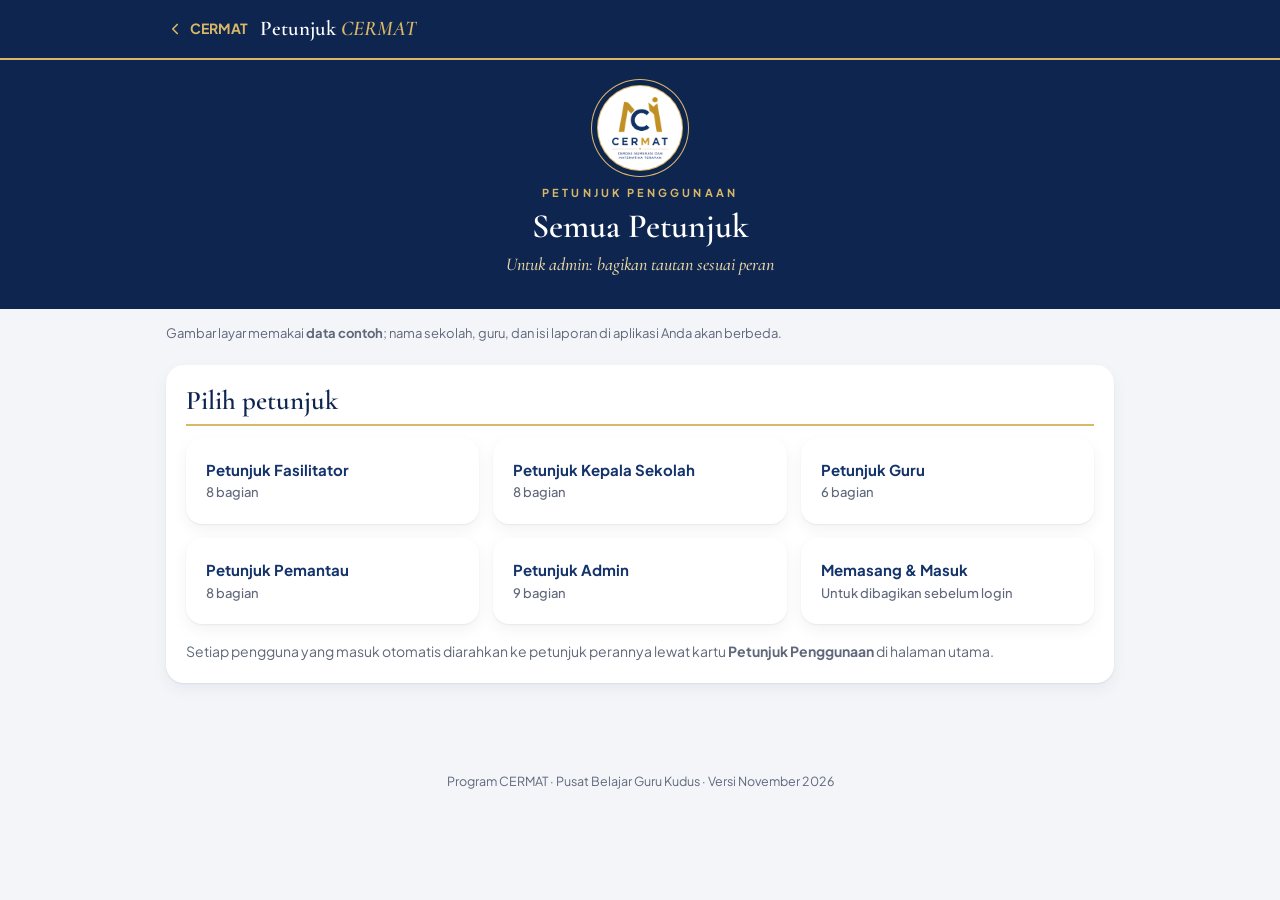
<file: panduan/index.html>
<!doctype html><html lang="id"><head><meta charset="utf-8"><meta name="viewport" content="width=device-width,initial-scale=1,viewport-fit=cover">
<meta name="theme-color" content="#0E2550"><title>Semua Petunjuk · CERMAT</title><link rel="icon" href="img/icon-192.png"><link rel="stylesheet" href="panduan.css?v=1"></head>
<body><header class="bar"><div class="in"><a class="back" href="../"><svg width="18" height="18" viewBox="0 0 24 24" fill="none" stroke="currentColor" stroke-width="2.2" stroke-linecap="round" stroke-linejoin="round"><path d="M15 6l-6 6 6 6"/></svg>CERMAT</a><span class="t">Petunjuk <i>CERMAT</i></span></div></header>
<div class="hero"><div class="ro"><img src="img/logo.png" alt="Logo CERMAT"></div><div class="k">Petunjuk Penggunaan</div><h1>Semua Petunjuk</h1><p>Untuk admin: bagikan tautan sesuai peran</p></div>
<main><p class="data">Gambar layar memakai <b>data contoh</b>; nama sekolah, guru, dan isi laporan di aplikasi Anda akan berbeda.</p><section class="c"><h2 id="pilih-petunjuk">Pilih petunjuk</h2><div class="list"><a href="fasilitator.html"><span>Petunjuk Fasilitator<small>8 bagian</small></span></a><a href="kepala-sekolah.html"><span>Petunjuk Kepala Sekolah<small>8 bagian</small></span></a><a href="guru.html"><span>Petunjuk Guru<small>6 bagian</small></span></a><a href="pemantau.html"><span>Petunjuk Pemantau<small>8 bagian</small></span></a><a href="admin.html"><span>Petunjuk Admin<small>9 bagian</small></span></a><a href="pasang.html"><span>Memasang &amp; Masuk<small>Untuk dibagikan sebelum login</small></span></a></div><p style="margin-top:16px;font-size:14px;color:#5F687B">Setiap pengguna yang masuk otomatis diarahkan ke petunjuk perannya lewat kartu <b>Petunjuk Penggunaan</b> di halaman utama.</p></section></main>
<div class="ft">Program CERMAT · Pusat Belajar Guru Kudus · Versi November 2026</div></body></html>
</file>
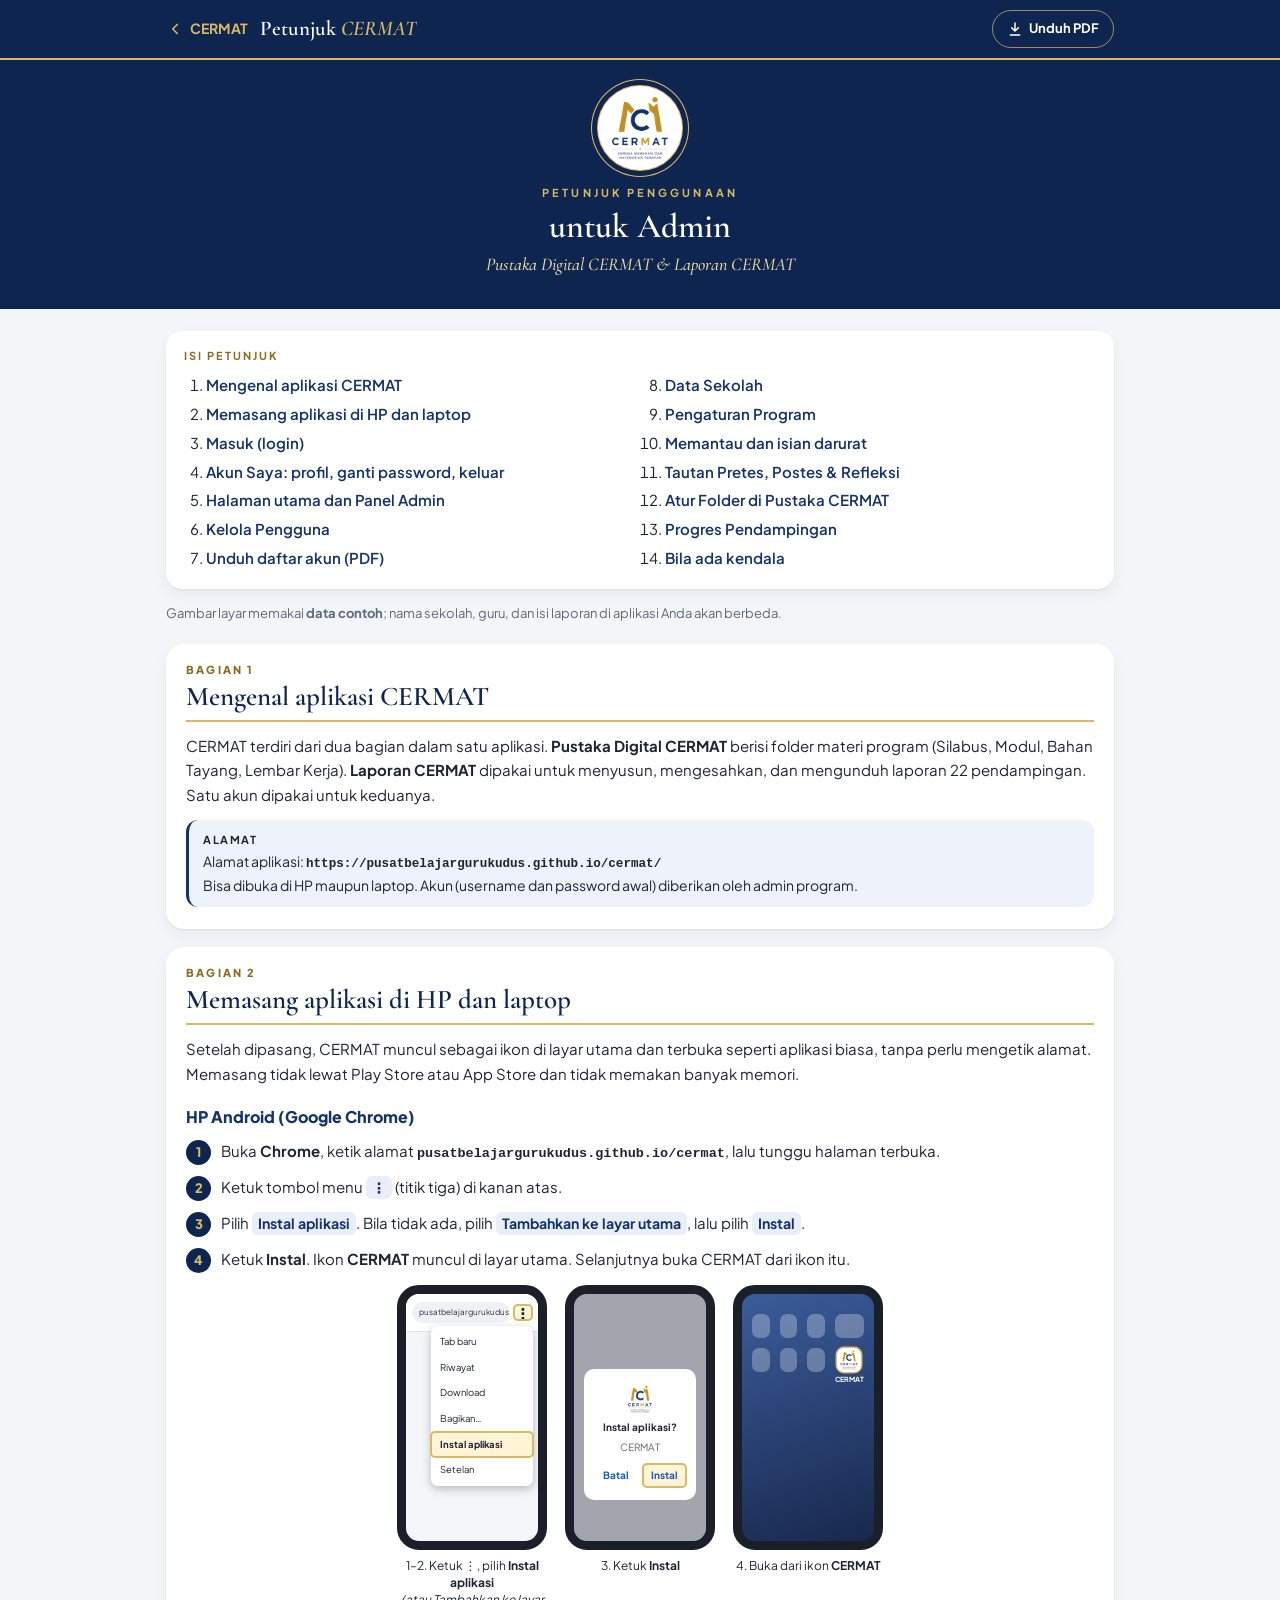
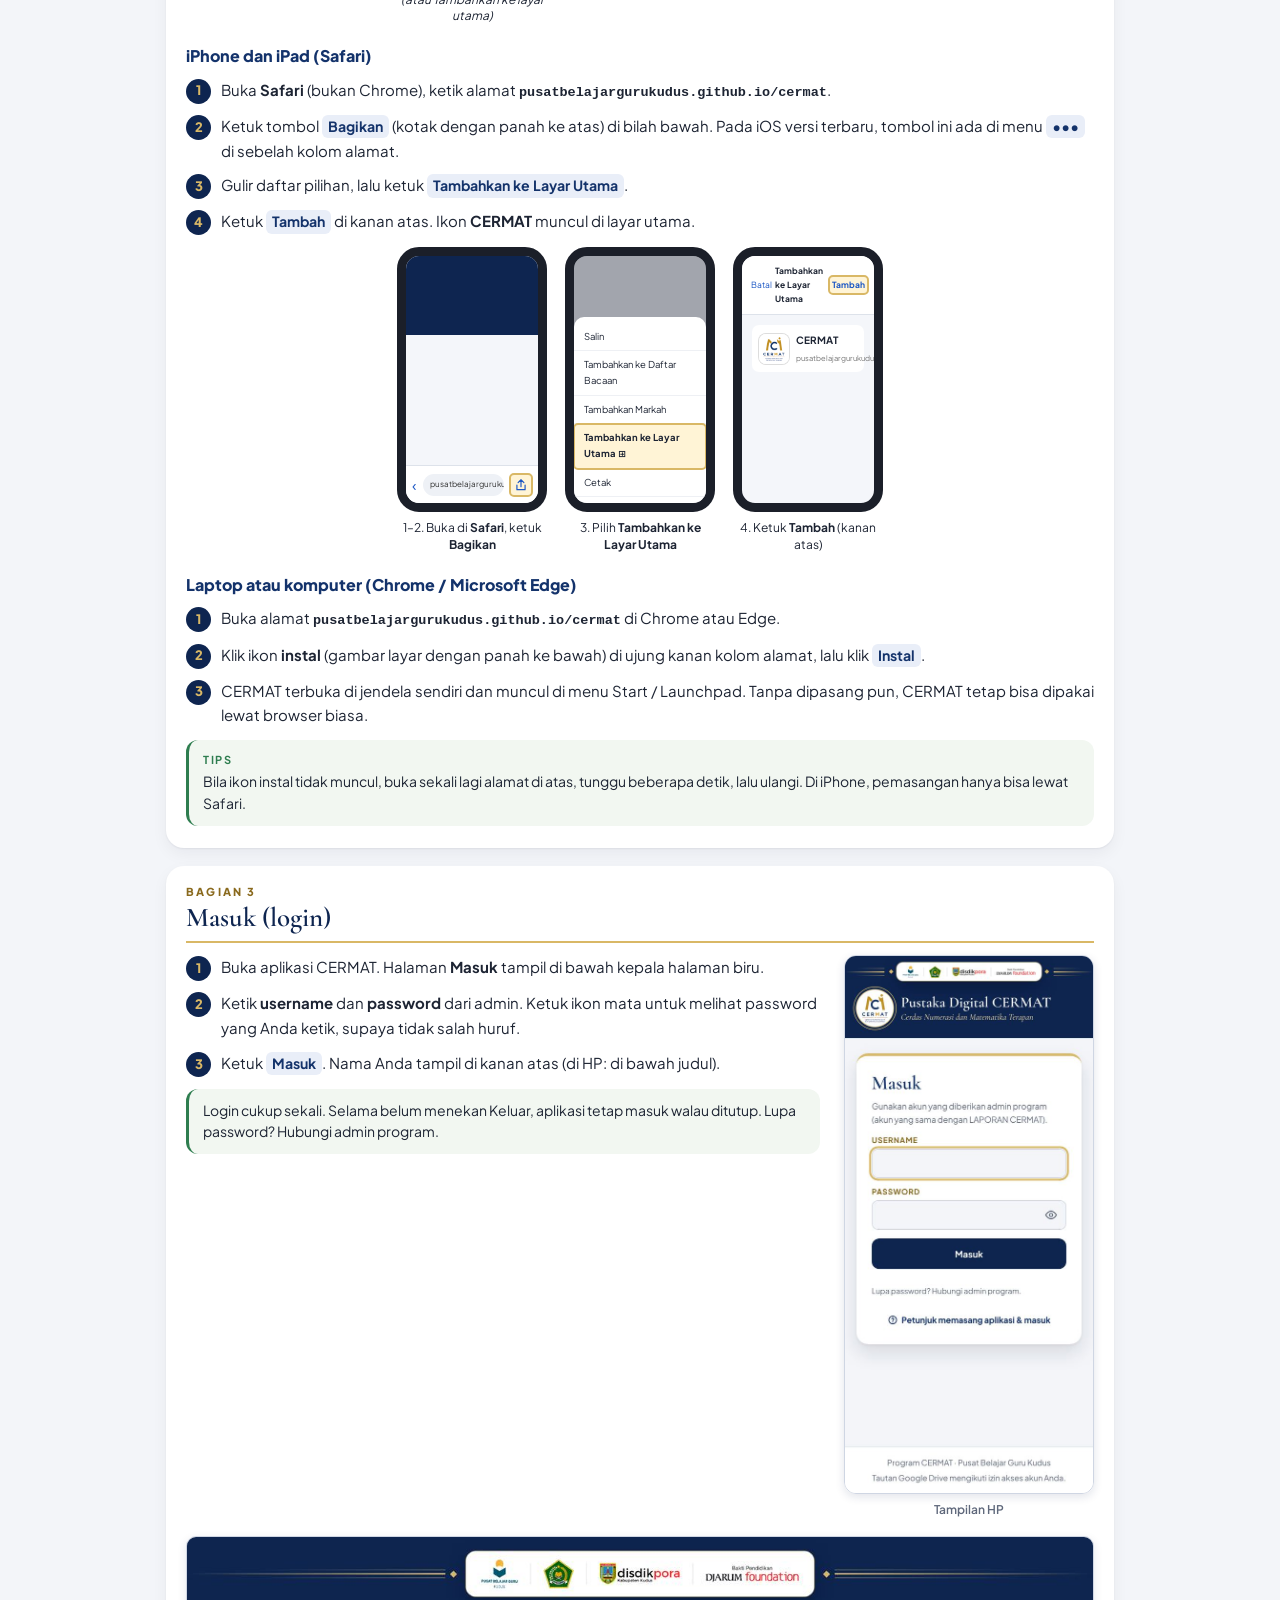
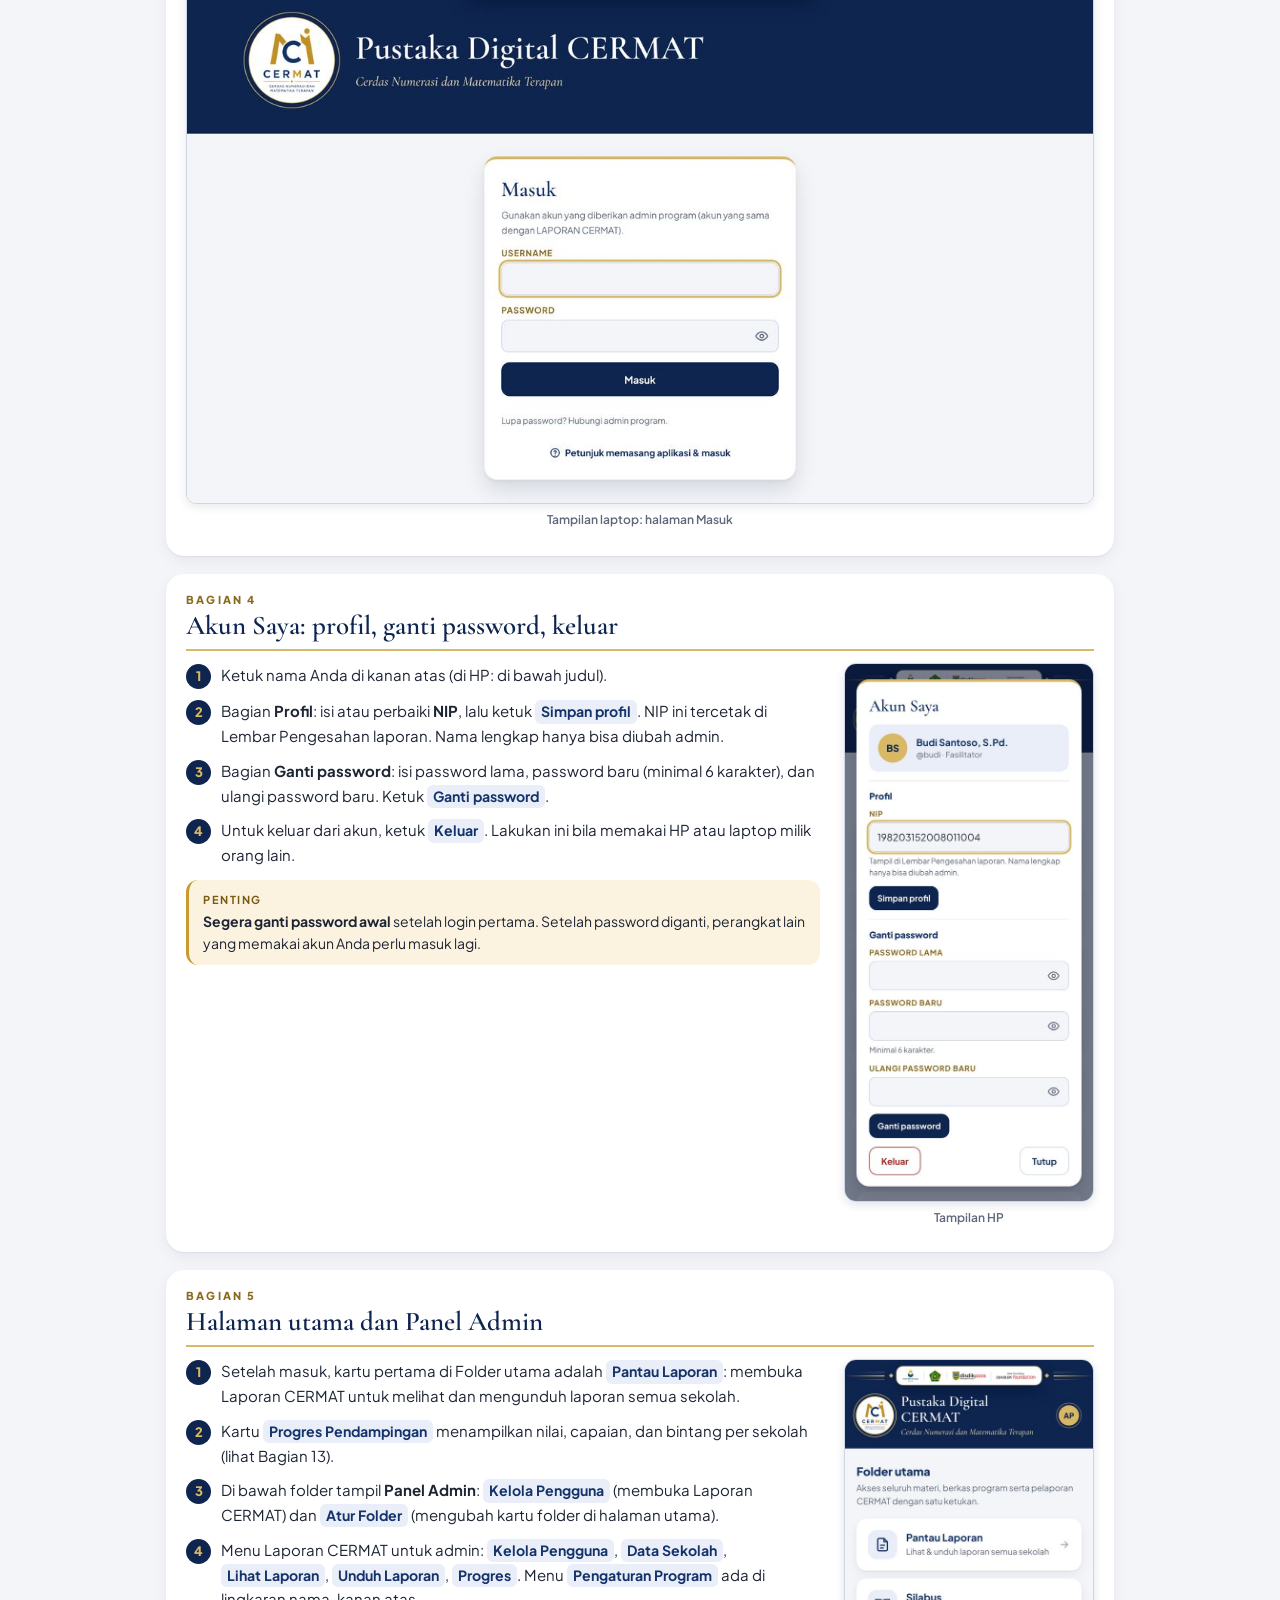
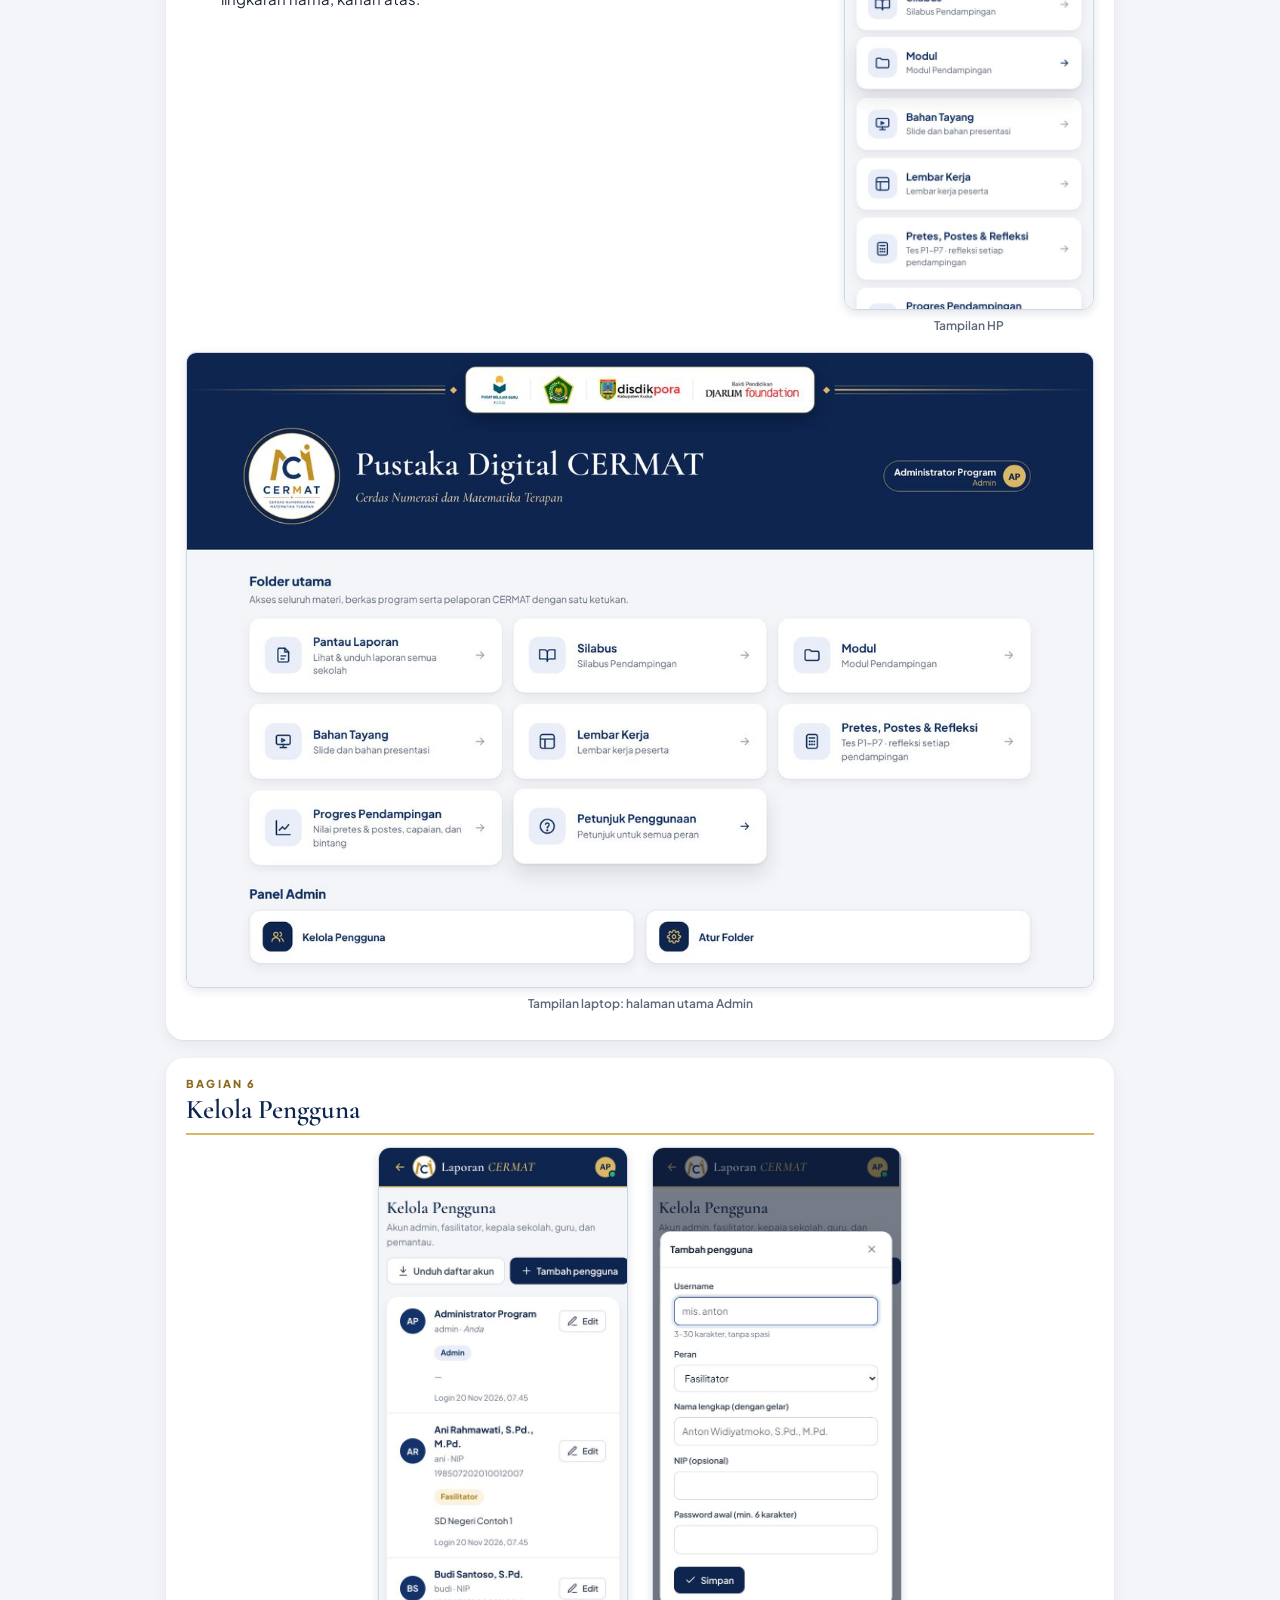
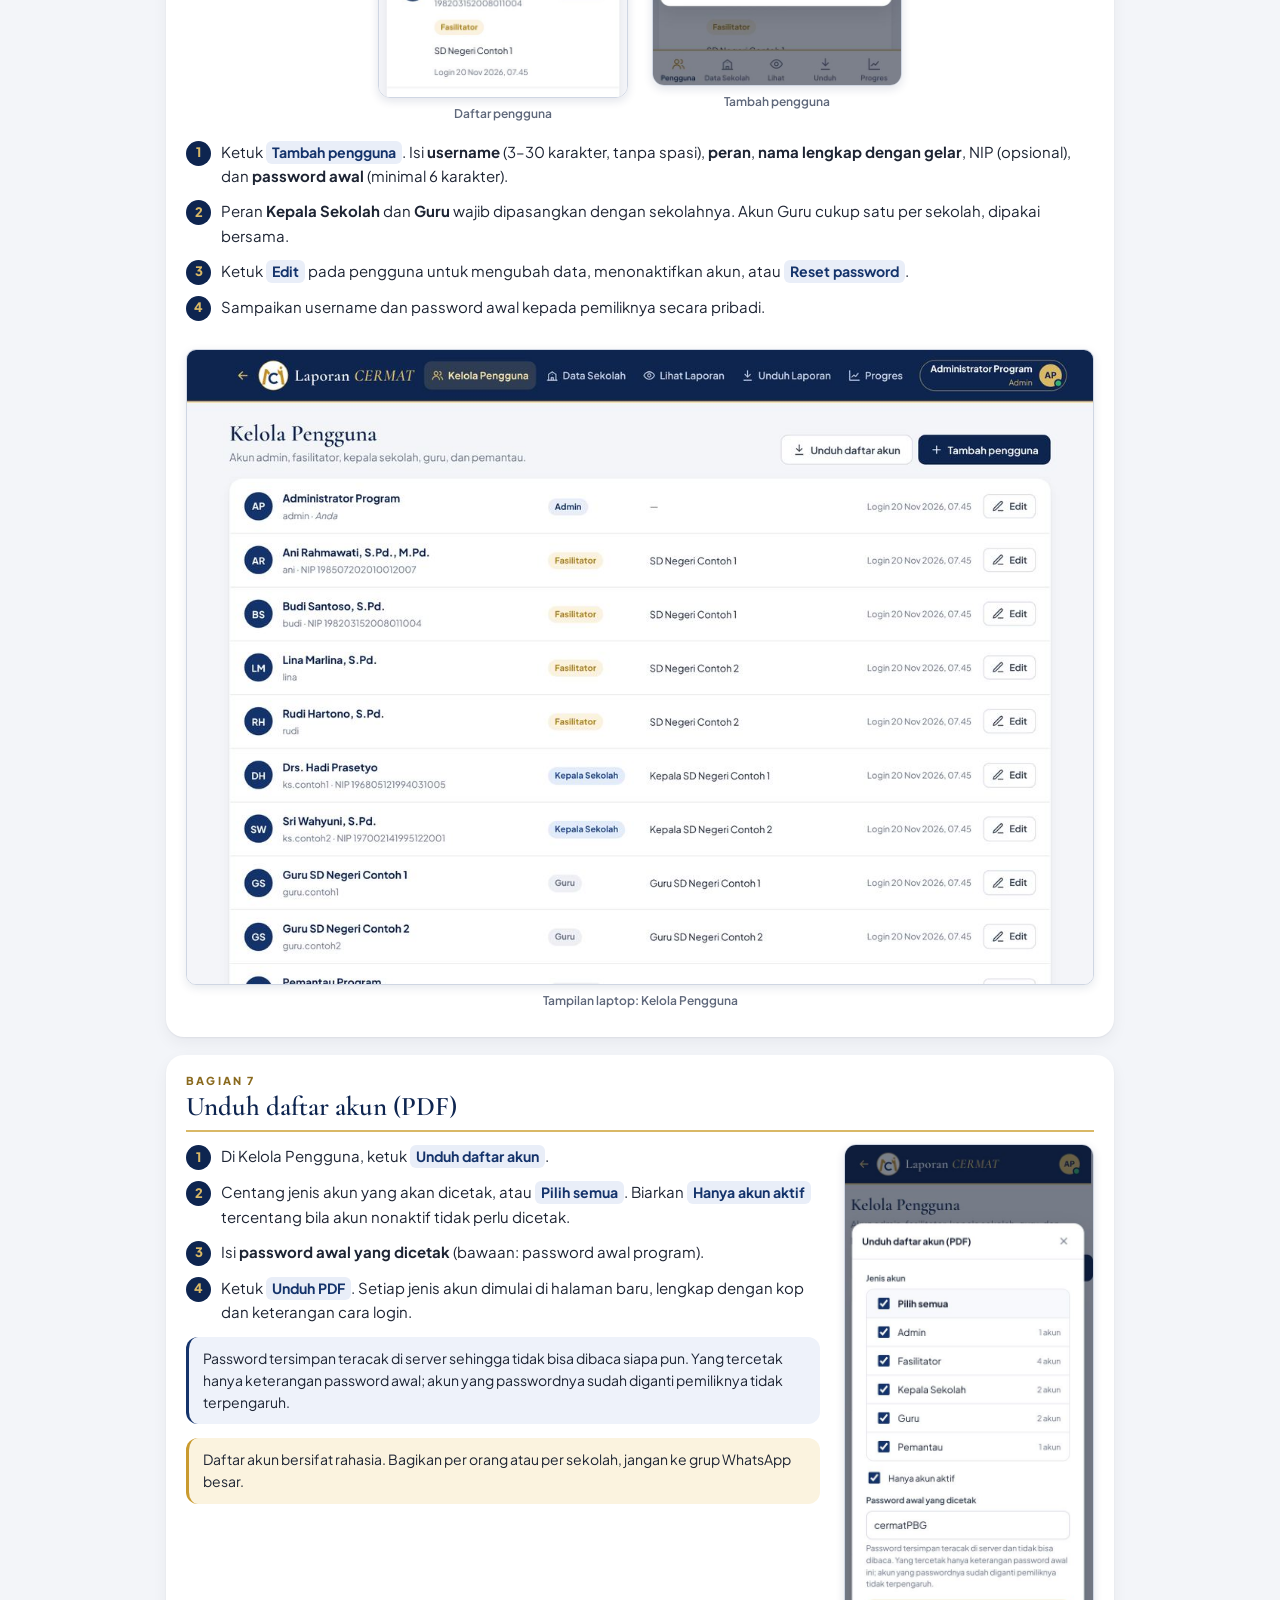
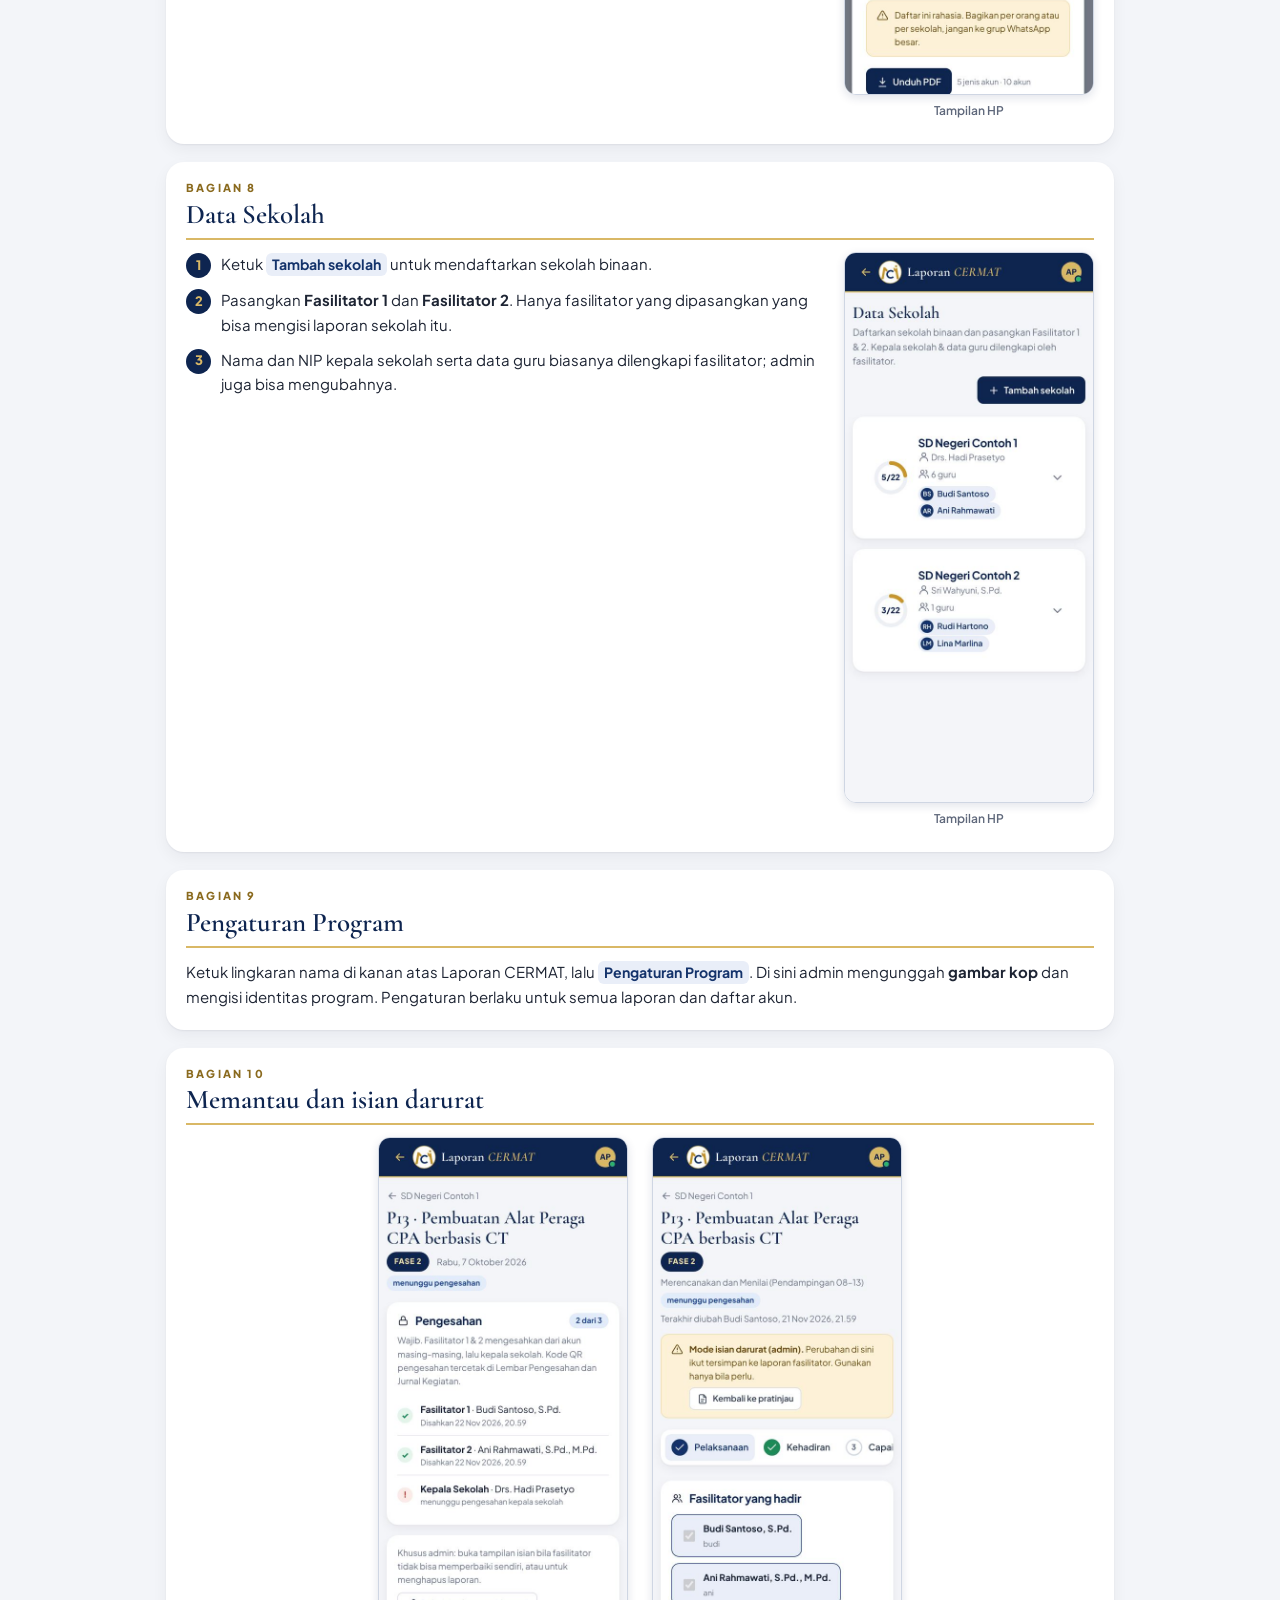
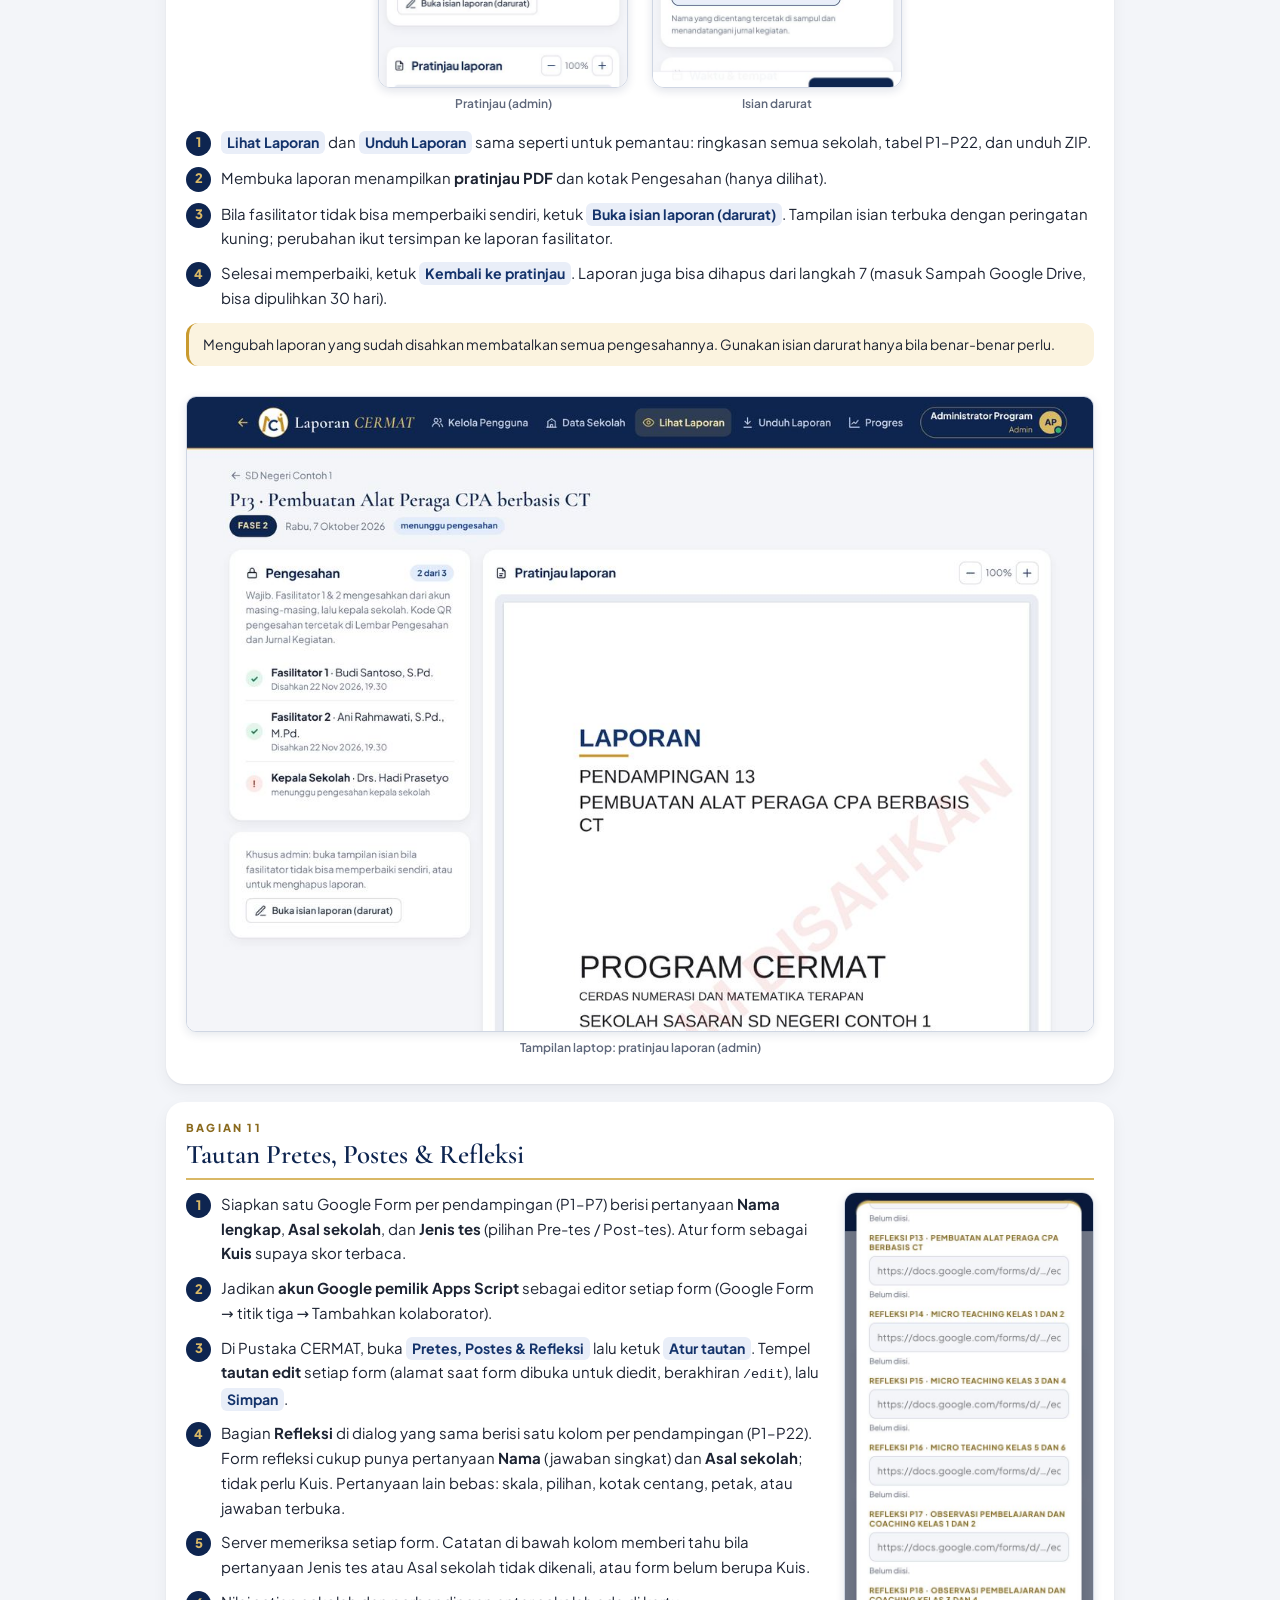
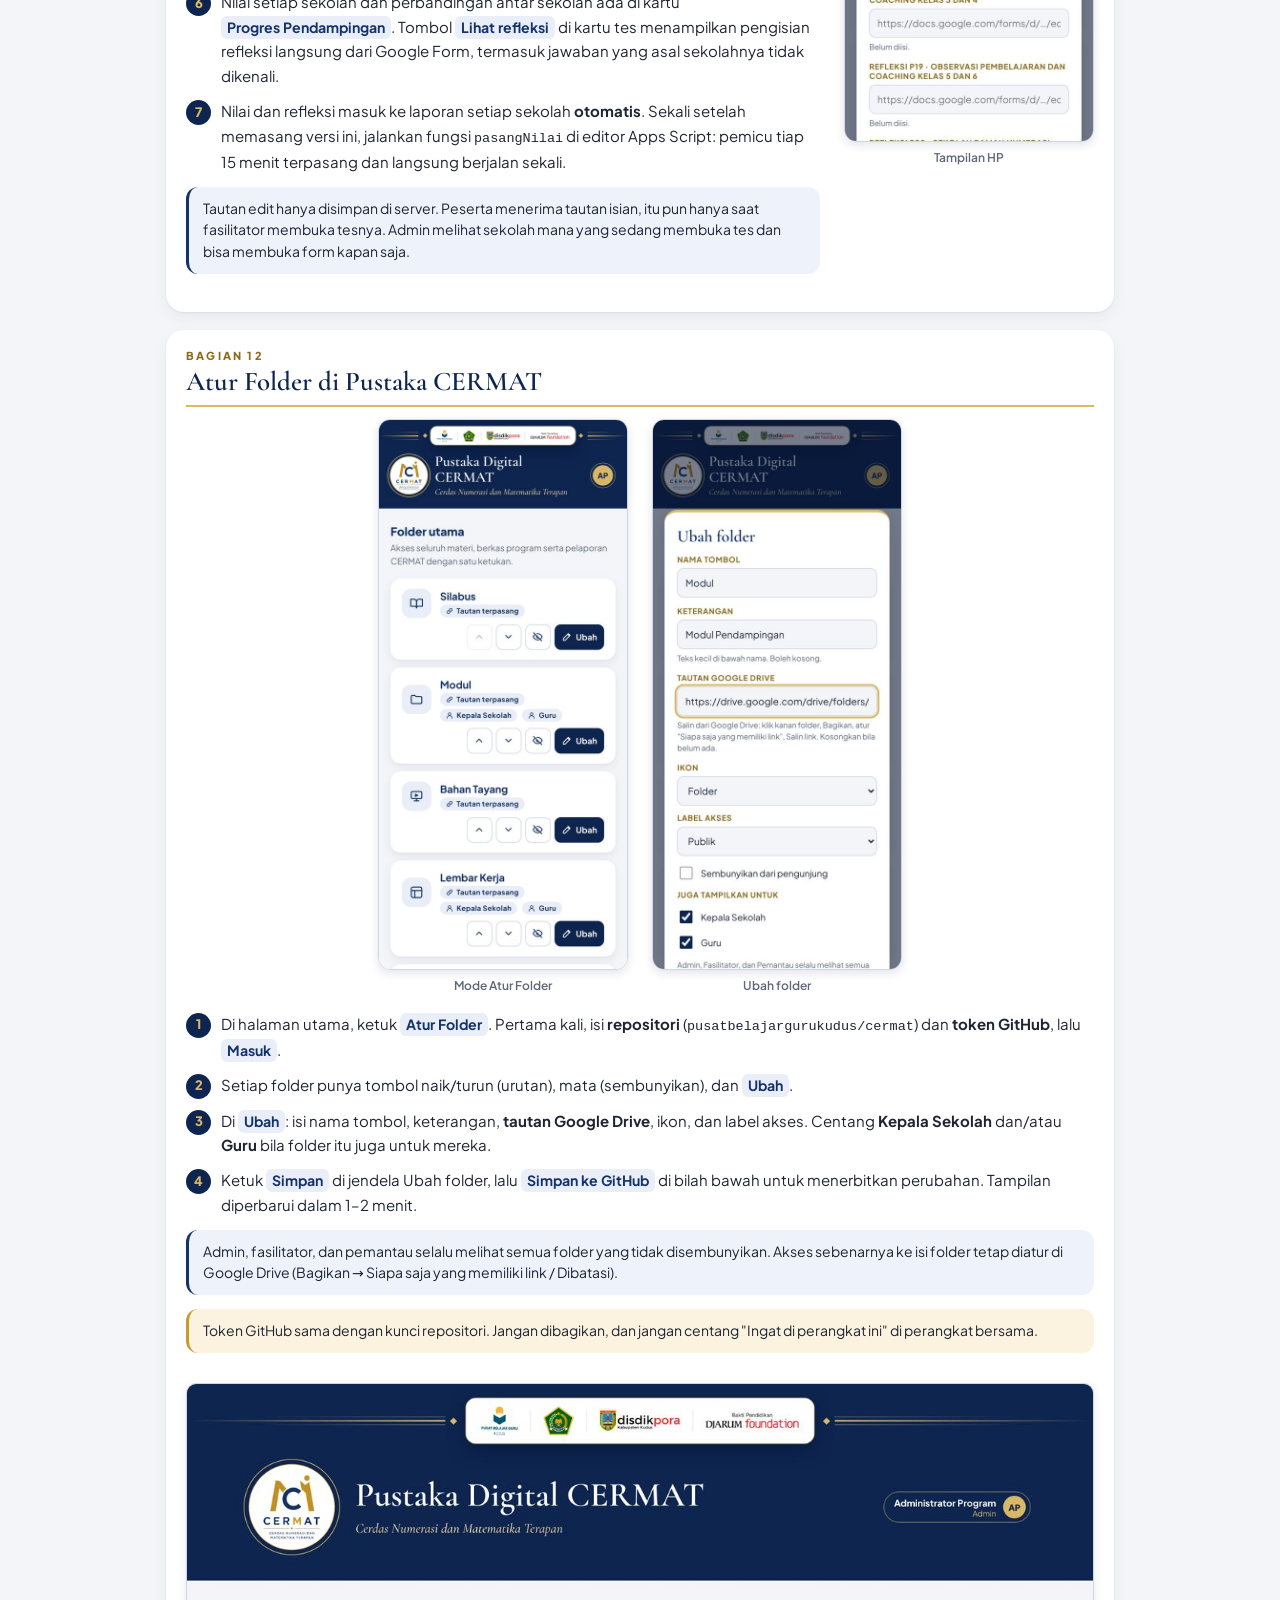
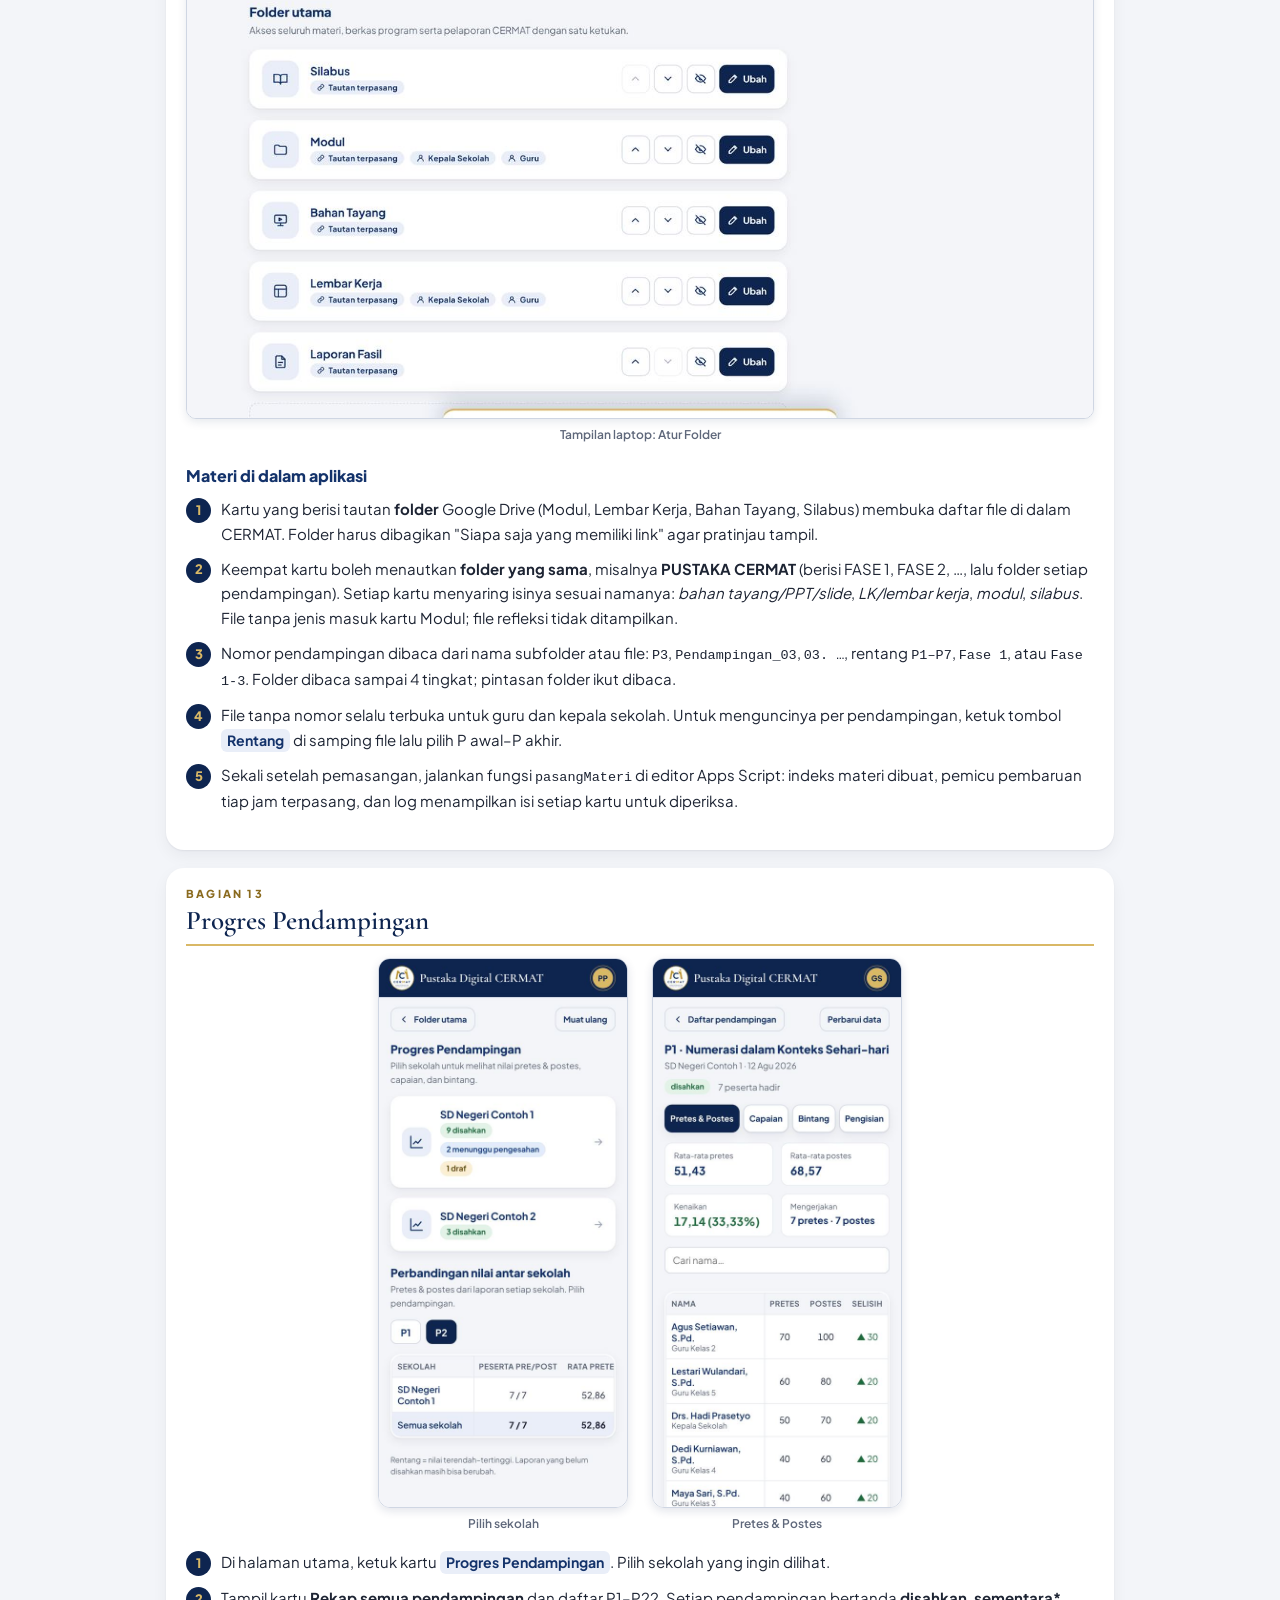
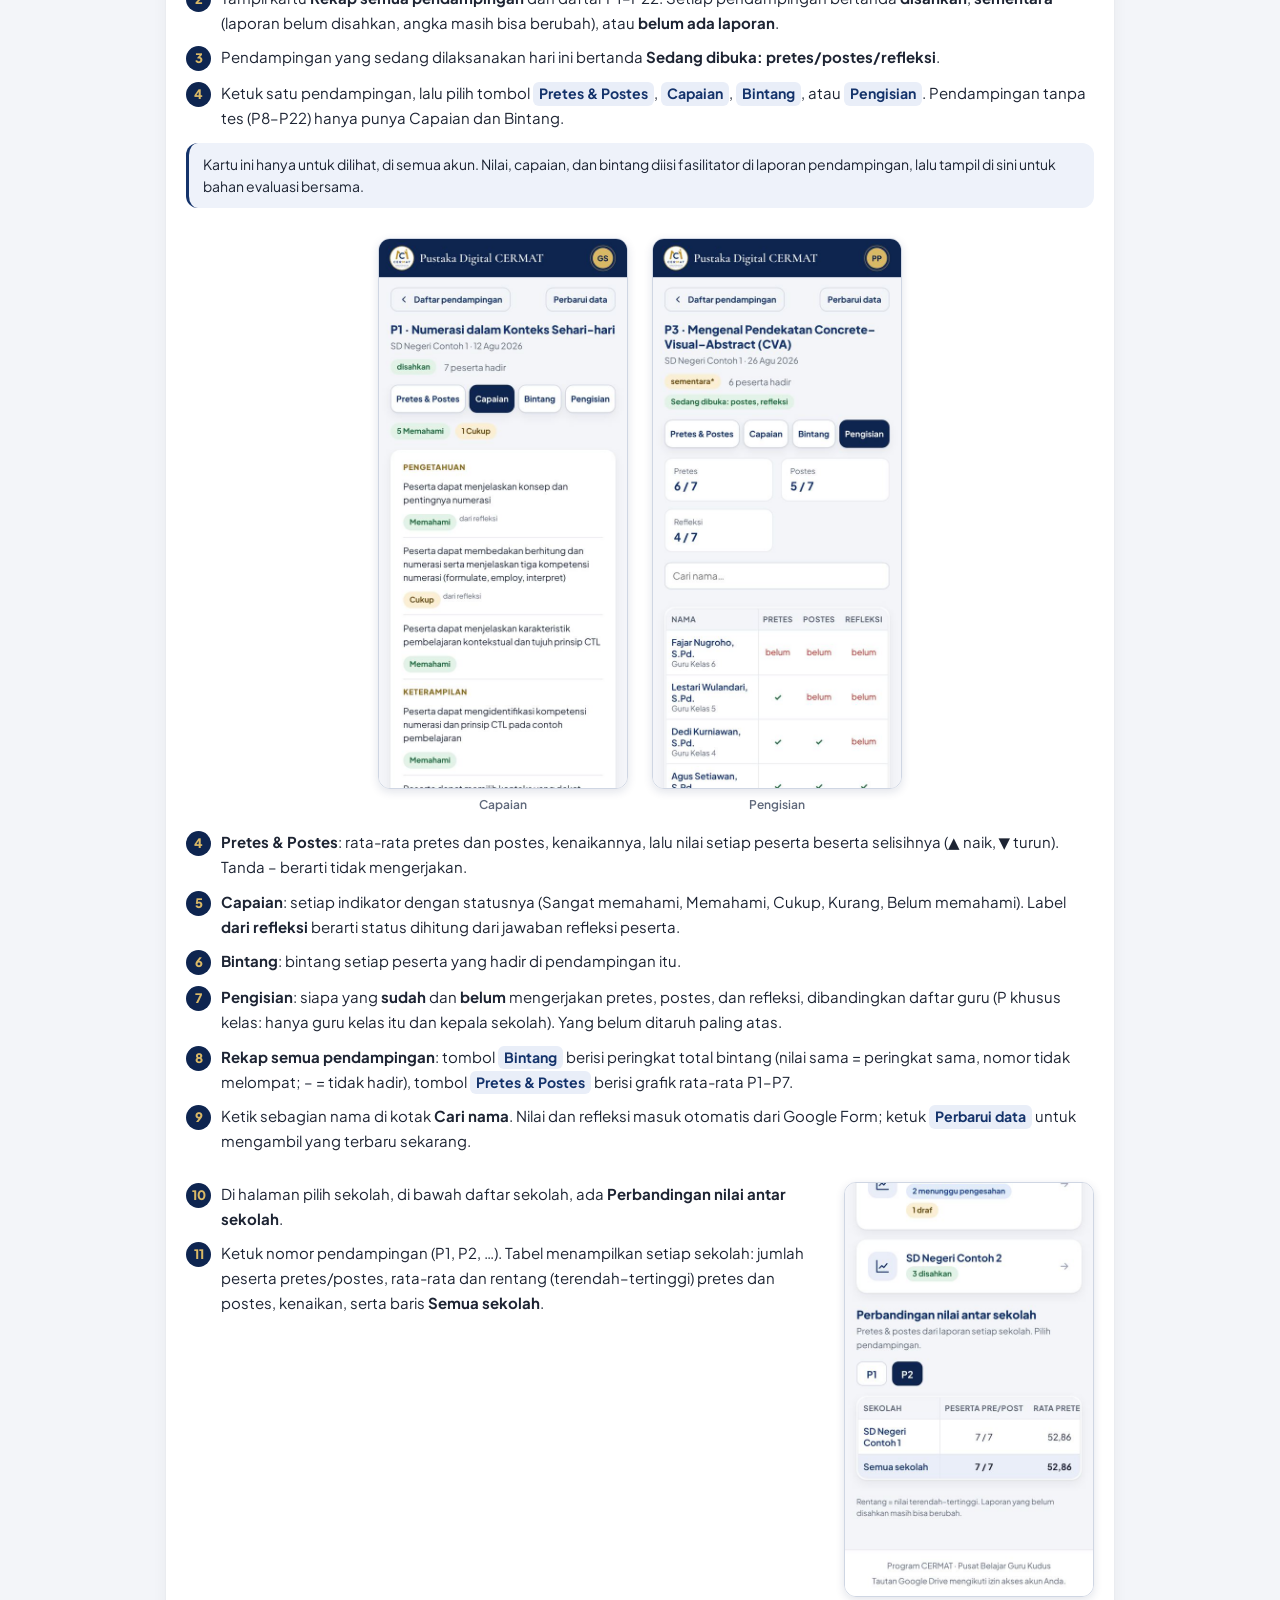
<file: panduan/admin.html>
<!doctype html><html lang="id"><head><meta charset="utf-8"><meta name="viewport" content="width=device-width,initial-scale=1,viewport-fit=cover">
<meta name="theme-color" content="#0E2550"><title>Petunjuk Admin · CERMAT</title><link rel="icon" href="img/icon-192.png"><link rel="stylesheet" href="panduan.css?v=1"></head>
<body><header class="bar"><div class="in"><a class="back" href="../"><svg width="18" height="18" viewBox="0 0 24 24" fill="none" stroke="currentColor" stroke-width="2.2" stroke-linecap="round" stroke-linejoin="round"><path d="M15 6l-6 6 6 6"/></svg>CERMAT</a><span class="t">Petunjuk <i>CERMAT</i></span><a class="pdf" href="pdf/Petunjuk_CERMAT_Admin.pdf" download><svg width="16" height="16" viewBox="0 0 24 24" fill="none" stroke="currentColor" stroke-width="2.2" stroke-linecap="round" stroke-linejoin="round"><path d="M12 3v12M7 10l5 5 5-5M5 21h14"/></svg><span>Unduh PDF</span></a></div></header>
<div class="hero"><div class="ro"><img src="img/logo.png" alt="Logo CERMAT"></div><div class="k">Petunjuk Penggunaan</div><h1>untuk Admin</h1><p>Pustaka Digital CERMAT &amp; Laporan CERMAT</p></div>
<main><nav class="toc"><b>Isi petunjuk</b><ol><li><a href="#mengenal-aplikasi-cermat">Mengenal aplikasi CERMAT</a></li><li><a href="#memasang-aplikasi-di-hp-dan-laptop">Memasang aplikasi di HP dan laptop</a></li><li><a href="#masuk-login">Masuk (login)</a></li><li><a href="#akun-saya-profil-ganti-password-keluar">Akun Saya: profil, ganti password, keluar</a></li><li><a href="#halaman-utama-dan-panel-admin">Halaman utama dan Panel Admin</a></li><li><a href="#kelola-pengguna">Kelola Pengguna</a></li><li><a href="#unduh-daftar-akun-pdf">Unduh daftar akun (PDF)</a></li><li><a href="#data-sekolah">Data Sekolah</a></li><li><a href="#pengaturan-program">Pengaturan Program</a></li><li><a href="#memantau-dan-isian-darurat">Memantau dan isian darurat</a></li><li><a href="#tautan-pretes-postes-amp-refleksi">Tautan Pretes, Postes &amp; Refleksi</a></li><li><a href="#atur-folder-di-pustaka-cermat">Atur Folder di Pustaka CERMAT</a></li><li><a href="#progres-pendampingan">Progres Pendampingan</a></li><li><a href="#bila-ada-kendala">Bila ada kendala</a></li></ol></nav><p class="data">Gambar layar memakai <b>data contoh</b>; nama sekolah, guru, dan isi laporan di aplikasi Anda akan berbeda.</p><section class="c"><h2 id="mengenal-aplikasi-cermat"><span class=kick>Bagian 1</span>Mengenal aplikasi CERMAT</h2><p>CERMAT terdiri dari dua bagian dalam satu aplikasi. <b>Pustaka Digital CERMAT</b> berisi folder materi program (Silabus, Modul, Bahan Tayang, Lembar Kerja). <b>Laporan CERMAT</b> dipakai untuk menyusun, mengesahkan, dan mengunduh laporan 22 pendampingan. Satu akun dipakai untuk keduanya.</p><div class="note info"><b>Alamat</b>Alamat aplikasi: <b class="mono">https://pusatbelajargurukudus.github.io/cermat/</b><br>Bisa dibuka di HP maupun laptop. Akun (username dan password awal) diberikan oleh admin program.</div></section><section class="c"><h2 id="memasang-aplikasi-di-hp-dan-laptop"><span class=kick>Bagian 2</span>Memasang aplikasi di HP dan laptop</h2><p>Setelah dipasang, CERMAT muncul sebagai ikon di layar utama dan terbuka seperti aplikasi biasa, tanpa perlu mengetik alamat. Memasang tidak lewat Play Store atau App Store dan tidak memakan banyak memori.</p><div class="blk"><h3>HP Android (Google Chrome)</h3><ol class="steps"><li><span class="n">1</span><div>Buka <b>Chrome</b>, ketik alamat <b class="mono">pusatbelajargurukudus.github.io/cermat</b>, lalu tunggu halaman terbuka.</div></li><li><span class="n">2</span><div>Ketuk tombol menu <span class="ui">&#8942;</span> (titik tiga) di kanan atas.</div></li><li><span class="n">3</span><div>Pilih <span class="ui">Instal aplikasi</span>. Bila tidak ada, pilih <span class="ui">Tambahkan ke layar utama</span>, lalu pilih <span class="ui">Instal</span>.</div></li><li><span class="n">4</span><div>Ketuk <b>Instal</b>. Ikon <b>CERMAT</b> muncul di layar utama. Selanjutnya buka CERMAT dari ikon itu.</div></li></ol><div class="ill">
 <div class="mock"><div class="scr">
   <div class="cbar"><span class="url">pusatbelajargurukudus.github.io/cermat</span><span class="dots hl">&#8942;</span></div>
   <div class="menu"><div>Tab baru</div><div>Riwayat</div><div>Download</div><div>Bagikan…</div><div class="hl">Instal aplikasi</div><div>Setelan</div></div>
 </div><div class="lab">1–2. Ketuk &#8942;, pilih <b>Instal aplikasi</b><br><i>(atau Tambahkan ke layar utama)</i></div></div>
 <div class="mock"><div class="scr dim">
   <div class="dlg"><img src="img/icon-192.png"><b>Instal aplikasi?</b><span>CERMAT</span><div class="db"><i>Batal</i><i class="hl">Instal</i></div></div>
 </div><div class="lab">3. Ketuk <b>Instal</b></div></div>
 <div class="mock"><div class="scr home">
   <div class="grid"><i></i><i></i><i></i><i></i><i></i><i></i><i></i><span class="app"><img src="img/icon-192.png"><em>CERMAT</em></span></div>
 </div><div class="lab">4. Buka dari ikon <b>CERMAT</b></div></div>
</div></div><div class="blk"><h3>iPhone dan iPad (Safari)</h3><ol class="steps"><li><span class="n">1</span><div>Buka <b>Safari</b> (bukan Chrome), ketik alamat <b class="mono">pusatbelajargurukudus.github.io/cermat</b>.</div></li><li><span class="n">2</span><div>Ketuk tombol <span class="ui">Bagikan</span> (kotak dengan panah ke atas) di bilah bawah. Pada iOS versi terbaru, tombol ini ada di menu <span class="ui">•••</span> di sebelah kolom alamat.</div></li><li><span class="n">3</span><div>Gulir daftar pilihan, lalu ketuk <span class="ui">Tambahkan ke Layar Utama</span>.</div></li><li><span class="n">4</span><div>Ketuk <span class="ui">Tambah</span> di kanan atas. Ikon <b>CERMAT</b> muncul di layar utama.</div></li></ol><div class="ill">
 <div class="mock"><div class="scr">
   <div class="page"></div>
   <div class="sbar"><span class="ic">&#8249;</span><span class="url">pusatbelajargurukudus.github.io/cermat</span><span class="share hl"><svg viewBox="0 0 24 24" width="14" height="14"><path d="M12 3v12M7 8l5-5 5 5M5 12v8h14v-8" fill="none" stroke="currentColor" stroke-width="2" stroke-linecap="round" stroke-linejoin="round"/></svg></span></div>
 </div><div class="lab">1–2. Buka di <b>Safari</b>, ketuk <b>Bagikan</b></div></div>
 <div class="mock"><div class="scr dim">
   <div class="sheet"><div>Salin</div><div>Tambahkan ke Daftar Bacaan</div><div>Tambahkan Markah</div><div class="hl">Tambahkan ke Layar Utama &#8862;</div><div>Cetak</div></div>
 </div><div class="lab">3. Pilih <b>Tambahkan ke Layar Utama</b></div></div>
 <div class="mock"><div class="scr">
   <div class="addbar"><i>Batal</i><b>Tambahkan ke Layar Utama</b><i class="hl">Tambah</i></div>
   <div class="addrow"><img src="img/icon-192.png"><span>CERMAT<br><small>pusatbelajargurukudus.github.io/cermat</small></span></div>
 </div><div class="lab">4. Ketuk <b>Tambah</b> (kanan atas)</div></div>
</div></div><div class="blk"><h3>Laptop atau komputer (Chrome / Microsoft Edge)</h3><ol class="steps"><li><span class="n">1</span><div>Buka alamat <b class="mono">pusatbelajargurukudus.github.io/cermat</b> di Chrome atau Edge.</div></li><li><span class="n">2</span><div>Klik ikon <b>instal</b> (gambar layar dengan panah ke bawah) di ujung kanan kolom alamat, lalu klik <span class="ui">Instal</span>.</div></li><li><span class="n">3</span><div>CERMAT terbuka di jendela sendiri dan muncul di menu Start / Launchpad. Tanpa dipasang pun, CERMAT tetap bisa dipakai lewat browser biasa.</div></li></ol></div><div class="note tip"><b>Tips</b>Bila ikon instal tidak muncul, buka sekali lagi alamat di atas, tunggu beberapa detik, lalu ulangi. Di iPhone, pemasangan hanya bisa lewat Safari.</div></section><section class="c"><h2 id="masuk-login"><span class=kick>Bagian 3</span>Masuk (login)</h2><div class="pair"><div class="pt"><ol class="steps"><li><span class="n">1</span><div>Buka aplikasi CERMAT. Halaman <b>Masuk</b> tampil di bawah kepala halaman biru.</div></li><li><span class="n">2</span><div>Ketik <b>username</b> dan <b>password</b> dari admin. Ketuk ikon mata untuk melihat password yang Anda ketik, supaya tidak salah huruf.</div></li><li><span class="n">3</span><div>Ketuk <span class="ui">Masuk</span>. Nama Anda tampil di kanan atas (di HP: di bawah judul).</div></li></ol><div class="note tip">Login cukup sekali. Selama belum menekan Keluar, aplikasi tetap masuk walau ditutup. Lupa password? Hubungi admin program.</div></div><figure class="ph"><img src="img/c_login.jpg"><figcaption>Tampilan HP</figcaption></figure></div><figure class="wide"><img src="img/D_login.jpg"><figcaption>Tampilan laptop: halaman Masuk</figcaption></figure></section><section class="c"><h2 id="akun-saya-profil-ganti-password-keluar"><span class=kick>Bagian 4</span>Akun Saya: profil, ganti password, keluar</h2><div class="pair"><div class="pt"><ol class="steps"><li><span class="n">1</span><div>Ketuk nama Anda di kanan atas (di HP: di bawah judul).</div></li><li><span class="n">2</span><div>Bagian <b>Profil</b>: isi atau perbaiki <b>NIP</b>, lalu ketuk <span class="ui">Simpan profil</span>. NIP ini tercetak di Lembar Pengesahan laporan. Nama lengkap hanya bisa diubah admin.</div></li><li><span class="n">3</span><div>Bagian <b>Ganti password</b>: isi password lama, password baru (minimal 6 karakter), dan ulangi password baru. Ketuk <span class="ui">Ganti password</span>.</div></li><li><span class="n">4</span><div>Untuk keluar dari akun, ketuk <span class="ui">Keluar</span>. Lakukan ini bila memakai HP atau laptop milik orang lain.</div></li></ol><div class="note warn"><b>Penting</b><b>Segera ganti password awal</b> setelah login pertama. Setelah password diganti, perangkat lain yang memakai akun Anda perlu masuk lagi.</div></div><figure class="ph"><img src="img/c_akun.jpg"><figcaption>Tampilan HP</figcaption></figure></div></section><section class="c"><h2 id="halaman-utama-dan-panel-admin"><span class=kick>Bagian 5</span>Halaman utama dan Panel Admin</h2><div class="pair"><div class="pt"><ol class="steps"><li><span class="n">1</span><div>Setelah masuk, kartu pertama di Folder utama adalah <span class="ui">Pantau Laporan</span>: membuka Laporan CERMAT untuk melihat dan mengunduh laporan semua sekolah.</div></li><li><span class="n">2</span><div>Kartu <span class="ui">Progres Pendampingan</span> menampilkan nilai, capaian, dan bintang per sekolah (lihat Bagian 13).</div></li><li><span class="n">3</span><div>Di bawah folder tampil <b>Panel Admin</b>: <span class="ui">Kelola Pengguna</span> (membuka Laporan CERMAT) dan <span class="ui">Atur Folder</span> (mengubah kartu folder di halaman utama).</div></li><li><span class="n">4</span><div>Menu Laporan CERMAT untuk admin: <span class="ui">Kelola Pengguna</span>, <span class="ui">Data Sekolah</span>, <span class="ui">Lihat Laporan</span>, <span class="ui">Unduh Laporan</span>, <span class="ui">Progres</span>. Menu <span class="ui">Pengaturan Program</span> ada di lingkaran nama, kanan atas.</div></li></ol></div><figure class="ph"><img src="img/a_portal.jpg"><figcaption>Tampilan HP</figcaption></figure></div><figure class="wide"><img src="img/D_portal_admin.jpg"><figcaption>Tampilan laptop: halaman utama Admin</figcaption></figure></section><section class="c"><h2 id="kelola-pengguna"><span class=kick>Bagian 6</span>Kelola Pengguna</h2><div class="twoph"><figure class="ph"><img src="img/a_pengguna.jpg"><figcaption>Daftar pengguna</figcaption></figure><figure class="ph"><img src="img/a_tambah.jpg"><figcaption>Tambah pengguna</figcaption></figure></div><div class="pair"><div class="pt"><ol class="steps"><li><span class="n">1</span><div>Ketuk <span class="ui">Tambah pengguna</span>. Isi <b>username</b> (3–30 karakter, tanpa spasi), <b>peran</b>, <b>nama lengkap dengan gelar</b>, NIP (opsional), dan <b>password awal</b> (minimal 6 karakter).</div></li><li><span class="n">2</span><div>Peran <b>Kepala Sekolah</b> dan <b>Guru</b> wajib dipasangkan dengan sekolahnya. Akun Guru cukup satu per sekolah, dipakai bersama.</div></li><li><span class="n">3</span><div>Ketuk <span class="ui">Edit</span> pada pengguna untuk mengubah data, menonaktifkan akun, atau <span class="ui">Reset password</span>.</div></li><li><span class="n">4</span><div>Sampaikan username dan password awal kepada pemiliknya secara pribadi.</div></li></ol></div></div><figure class="wide"><img src="img/D_pengguna.jpg"><figcaption>Tampilan laptop: Kelola Pengguna</figcaption></figure></section><section class="c"><h2 id="unduh-daftar-akun-pdf"><span class=kick>Bagian 7</span>Unduh daftar akun (PDF)</h2><div class="pair"><div class="pt"><ol class="steps"><li><span class="n">1</span><div>Di Kelola Pengguna, ketuk <span class="ui">Unduh daftar akun</span>.</div></li><li><span class="n">2</span><div>Centang jenis akun yang akan dicetak, atau <span class="ui">Pilih semua</span>. Biarkan <span class="ui">Hanya akun aktif</span> tercentang bila akun nonaktif tidak perlu dicetak.</div></li><li><span class="n">3</span><div>Isi <b>password awal yang dicetak</b> (bawaan: password awal program).</div></li><li><span class="n">4</span><div>Ketuk <span class="ui">Unduh PDF</span>. Setiap jenis akun dimulai di halaman baru, lengkap dengan kop dan keterangan cara login.</div></li></ol><div class="note info">Password tersimpan teracak di server sehingga tidak bisa dibaca siapa pun. Yang tercetak hanya keterangan password awal; akun yang passwordnya sudah diganti pemiliknya tidak terpengaruh.</div><div class="note warn">Daftar akun bersifat rahasia. Bagikan per orang atau per sekolah, jangan ke grup WhatsApp besar.</div></div><figure class="ph"><img src="img/a_unduhakun.jpg"><figcaption>Tampilan HP</figcaption></figure></div></section><section class="c"><h2 id="data-sekolah"><span class=kick>Bagian 8</span>Data Sekolah</h2><div class="pair"><div class="pt"><ol class="steps"><li><span class="n">1</span><div>Ketuk <span class="ui">Tambah sekolah</span> untuk mendaftarkan sekolah binaan.</div></li><li><span class="n">2</span><div>Pasangkan <b>Fasilitator 1</b> dan <b>Fasilitator 2</b>. Hanya fasilitator yang dipasangkan yang bisa mengisi laporan sekolah itu.</div></li><li><span class="n">3</span><div>Nama dan NIP kepala sekolah serta data guru biasanya dilengkapi fasilitator; admin juga bisa mengubahnya.</div></li></ol></div><figure class="ph"><img src="img/a_sekolah.jpg"><figcaption>Tampilan HP</figcaption></figure></div></section><section class="c"><h2 id="pengaturan-program"><span class=kick>Bagian 9</span>Pengaturan Program</h2><p>Ketuk lingkaran nama di kanan atas Laporan CERMAT, lalu <span class="ui">Pengaturan Program</span>. Di sini admin mengunggah <b>gambar kop</b> dan mengisi identitas program. Pengaturan berlaku untuk semua laporan dan daftar akun.</p></section><section class="c"><h2 id="memantau-dan-isian-darurat"><span class=kick>Bagian 10</span>Memantau dan isian darurat</h2><div class="twoph"><figure class="ph"><img src="img/a_preview.jpg"><figcaption>Pratinjau (admin)</figcaption></figure><figure class="ph"><img src="img/a_isi.jpg"><figcaption>Isian darurat</figcaption></figure></div><div class="pair"><div class="pt"><ol class="steps"><li><span class="n">1</span><div><span class="ui">Lihat Laporan</span> dan <span class="ui">Unduh Laporan</span> sama seperti untuk pemantau: ringkasan semua sekolah, tabel P1–P22, dan unduh ZIP.</div></li><li><span class="n">2</span><div>Membuka laporan menampilkan <b>pratinjau PDF</b> dan kotak Pengesahan (hanya dilihat).</div></li><li><span class="n">3</span><div>Bila fasilitator tidak bisa memperbaiki sendiri, ketuk <span class="ui">Buka isian laporan (darurat)</span>. Tampilan isian terbuka dengan peringatan kuning; perubahan ikut tersimpan ke laporan fasilitator.</div></li><li><span class="n">4</span><div>Selesai memperbaiki, ketuk <span class="ui">Kembali ke pratinjau</span>. Laporan juga bisa dihapus dari langkah 7 (masuk Sampah Google Drive, bisa dipulihkan 30 hari).</div></li></ol><div class="note warn">Mengubah laporan yang sudah disahkan membatalkan semua pengesahannya. Gunakan isian darurat hanya bila benar-benar perlu.</div></div></div><figure class="wide"><img src="img/D_admin_preview.jpg"><figcaption>Tampilan laptop: pratinjau laporan (admin)</figcaption></figure></section><section class="c"><h2 id="tautan-pretes-postes-amp-refleksi"><span class=kick>Bagian 11</span>Tautan Pretes, Postes &amp; Refleksi</h2><div class="pair"><div class="pt"><ol class="steps"><li><span class="n">1</span><div>Siapkan satu Google Form per pendampingan (P1–P7) berisi pertanyaan <b>Nama lengkap</b>, <b>Asal sekolah</b>, dan <b>Jenis tes</b> (pilihan Pre-tes / Post-tes). Atur form sebagai <b>Kuis</b> supaya skor terbaca.</div></li><li><span class="n">2</span><div>Jadikan <b>akun Google pemilik Apps Script</b> sebagai editor setiap form (Google Form → titik tiga → Tambahkan kolaborator).</div></li><li><span class="n">3</span><div>Di Pustaka CERMAT, buka <span class="ui">Pretes, Postes &amp; Refleksi</span> lalu ketuk <span class="ui">Atur tautan</span>. Tempel <b>tautan edit</b> setiap form (alamat saat form dibuka untuk diedit, berakhiran <span class="mono">/edit</span>), lalu <span class="ui">Simpan</span>.</div></li><li><span class="n">4</span><div>Bagian <b>Refleksi</b> di dialog yang sama berisi satu kolom per pendampingan (P1–P22). Form refleksi cukup punya pertanyaan <b>Nama</b> (jawaban singkat) dan <b>Asal sekolah</b>; tidak perlu Kuis. Pertanyaan lain bebas: skala, pilihan, kotak centang, petak, atau jawaban terbuka.</div></li><li><span class="n">5</span><div>Server memeriksa setiap form. Catatan di bawah kolom memberi tahu bila pertanyaan Jenis tes atau Asal sekolah tidak dikenali, atau form belum berupa Kuis.</div></li><li><span class="n">6</span><div>Nilai setiap sekolah dan perbandingan antar sekolah ada di kartu <span class="ui">Progres Pendampingan</span>. Tombol <span class="ui">Lihat refleksi</span> di kartu tes menampilkan pengisian refleksi langsung dari Google Form, termasuk jawaban yang asal sekolahnya tidak dikenali.</div></li><li><span class="n">7</span><div>Nilai dan refleksi masuk ke laporan setiap sekolah <b>otomatis</b>. Sekali setelah memasang versi ini, jalankan fungsi <span class="mono">pasangNilai</span> di editor Apps Script: pemicu tiap 15 menit terpasang dan langsung berjalan sekali.</div></li></ol><div class="note info">Tautan edit hanya disimpan di server. Peserta menerima tautan isian, itu pun hanya saat fasilitator membuka tesnya. Admin melihat sekolah mana yang sedang membuka tes dan bisa membuka form kapan saja.</div></div><figure class="ph"><img src="img/t_admin_tautan.jpg"><figcaption>Tampilan HP</figcaption></figure></div></section><section class="c"><h2 id="atur-folder-di-pustaka-cermat"><span class=kick>Bagian 12</span>Atur Folder di Pustaka CERMAT</h2><div class="twoph"><figure class="ph"><img src="img/a_atur.jpg"><figcaption>Mode Atur Folder</figcaption></figure><figure class="ph"><img src="img/a_atur_edit.jpg"><figcaption>Ubah folder</figcaption></figure></div><div class="pair"><div class="pt"><ol class="steps"><li><span class="n">1</span><div>Di halaman utama, ketuk <span class="ui">Atur Folder</span>. Pertama kali, isi <b>repositori</b> (<span class="mono">pusatbelajargurukudus/cermat</span>) dan <b>token GitHub</b>, lalu <span class="ui">Masuk</span>.</div></li><li><span class="n">2</span><div>Setiap folder punya tombol naik/turun (urutan), mata (sembunyikan), dan <span class="ui">Ubah</span>.</div></li><li><span class="n">3</span><div>Di <span class="ui">Ubah</span>: isi nama tombol, keterangan, <b>tautan Google Drive</b>, ikon, dan label akses. Centang <b>Kepala Sekolah</b> dan/atau <b>Guru</b> bila folder itu juga untuk mereka.</div></li><li><span class="n">4</span><div>Ketuk <span class="ui">Simpan</span> di jendela Ubah folder, lalu <span class="ui">Simpan ke GitHub</span> di bilah bawah untuk menerbitkan perubahan. Tampilan diperbarui dalam 1–2 menit.</div></li></ol><div class="note info">Admin, fasilitator, dan pemantau selalu melihat semua folder yang tidak disembunyikan. Akses sebenarnya ke isi folder tetap diatur di Google Drive (Bagikan → Siapa saja yang memiliki link / Dibatasi).</div><div class="note warn">Token GitHub sama dengan kunci repositori. Jangan dibagikan, dan jangan centang "Ingat di perangkat ini" di perangkat bersama.</div></div></div><figure class="wide"><img src="img/D_atur.jpg"><figcaption>Tampilan laptop: Atur Folder</figcaption></figure><h3>Materi di dalam aplikasi</h3><div class="pair"><div class="pt"><ol class="steps"><li><span class="n">1</span><div>Kartu yang berisi tautan <b>folder</b> Google Drive (Modul, Lembar Kerja, Bahan Tayang, Silabus) membuka daftar file di dalam CERMAT. Folder harus dibagikan "Siapa saja yang memiliki link" agar pratinjau tampil.</div></li><li><span class="n">2</span><div>Keempat kartu boleh menautkan <b>folder yang sama</b>, misalnya <b>PUSTAKA CERMAT</b> (berisi FASE 1, FASE 2, …, lalu folder setiap pendampingan). Setiap kartu menyaring isinya sesuai namanya: <i>bahan tayang/PPT/slide</i>, <i>LK/lembar kerja</i>, <i>modul</i>, <i>silabus</i>. File tanpa jenis masuk kartu Modul; file refleksi tidak ditampilkan.</div></li><li><span class="n">3</span><div>Nomor pendampingan dibaca dari nama subfolder atau file: <span class="mono">P3</span>, <span class="mono">Pendampingan_03</span>, <span class="mono">03. …</span>, rentang <span class="mono">P1–P7</span>, <span class="mono">Fase 1</span>, atau <span class="mono">Fase 1-3</span>. Folder dibaca sampai 4 tingkat; pintasan folder ikut dibaca.</div></li><li><span class="n">4</span><div>File tanpa nomor selalu terbuka untuk guru dan kepala sekolah. Untuk menguncinya per pendampingan, ketuk tombol <span class="ui">Rentang</span> di samping file lalu pilih P awal–P akhir.</div></li><li><span class="n">5</span><div>Sekali setelah pemasangan, jalankan fungsi <span class="mono">pasangMateri</span> di editor Apps Script: indeks materi dibuat, pemicu pembaruan tiap jam terpasang, dan log menampilkan isi setiap kartu untuk diperiksa.</div></li></ol></div></div></section><section class="c"><h2 id="progres-pendampingan"><span class=kick>Bagian 13</span>Progres Pendampingan</h2><div class="twoph"><figure class="ph"><img src="img/pg_pilih.jpg"><figcaption>Pilih sekolah</figcaption></figure><figure class="ph"><img src="img/pg_nilai.jpg"><figcaption>Pretes &amp; Postes</figcaption></figure></div><div class="pair"><div class="pt"><ol class="steps"><li><span class="n">1</span><div>Di halaman utama, ketuk kartu <span class="ui">Progres Pendampingan</span>. Pilih sekolah yang ingin dilihat.</div></li><li><span class="n">2</span><div>Tampil kartu <b>Rekap semua pendampingan</b> dan daftar P1–P22. Setiap pendampingan bertanda <b>disahkan</b>, <b>sementara*</b> (laporan belum disahkan, angka masih bisa berubah), atau <b>belum ada laporan</b>.</div></li><li><span class="n">3</span><div>Pendampingan yang sedang dilaksanakan hari ini bertanda <b>Sedang dibuka: pretes/postes/refleksi</b>.</div></li><li><span class="n">4</span><div>Ketuk satu pendampingan, lalu pilih tombol <span class="ui">Pretes &amp; Postes</span>, <span class="ui">Capaian</span>, <span class="ui">Bintang</span>, atau <span class="ui">Pengisian</span>. Pendampingan tanpa tes (P8–P22) hanya punya Capaian dan Bintang.</div></li></ol><div class="note info">Kartu ini hanya untuk dilihat, di semua akun. Nilai, capaian, dan bintang diisi fasilitator di laporan pendampingan, lalu tampil di sini untuk bahan evaluasi bersama.</div></div></div><div class="twoph"><figure class="ph"><img src="img/pg_capaian.jpg"><figcaption>Capaian</figcaption></figure><figure class="ph"><img src="img/pg_isi.jpg"><figcaption>Pengisian</figcaption></figure></div><div class="pair"><div class="pt"><ol class="steps"><li><span class="n">4</span><div><b>Pretes &amp; Postes</b>: rata-rata pretes dan postes, kenaikannya, lalu nilai setiap peserta beserta selisihnya (▲ naik, ▼ turun). Tanda – berarti tidak mengerjakan.</div></li><li><span class="n">5</span><div><b>Capaian</b>: setiap indikator dengan statusnya (Sangat memahami, Memahami, Cukup, Kurang, Belum memahami). Label <b>dari refleksi</b> berarti status dihitung dari jawaban refleksi peserta.</div></li><li><span class="n">6</span><div><b>Bintang</b>: bintang setiap peserta yang hadir di pendampingan itu.</div></li><li><span class="n">7</span><div><b>Pengisian</b>: siapa yang <b>sudah</b> dan <b>belum</b> mengerjakan pretes, postes, dan refleksi, dibandingkan daftar guru (P khusus kelas: hanya guru kelas itu dan kepala sekolah). Yang belum ditaruh paling atas.</div></li><li><span class="n">8</span><div><b>Rekap semua pendampingan</b>: tombol <span class="ui">Bintang</span> berisi peringkat total bintang (nilai sama = peringkat sama, nomor tidak melompat; – = tidak hadir), tombol <span class="ui">Pretes &amp; Postes</span> berisi grafik rata-rata P1–P7.</div></li><li><span class="n">9</span><div>Ketik sebagian nama di kotak <b>Cari nama</b>. Nilai dan refleksi masuk otomatis dari Google Form; ketuk <span class="ui">Perbarui data</span> untuk mengambil yang terbaru sekarang.</div></li></ol></div></div><div class="pair"><div class="pt"><ol class="steps"><li><span class="n">10</span><div>Di halaman pilih sekolah, di bawah daftar sekolah, ada <b>Perbandingan nilai antar sekolah</b>.</div></li><li><span class="n">11</span><div>Ketuk nomor pendampingan (P1, P2, …). Tabel menampilkan setiap sekolah: jumlah peserta pretes/postes, rata-rata dan rentang (terendah–tertinggi) pretes dan postes, kenaikan, serta baris <b>Semua sekolah</b>.</div></li></ol></div><figure class="ph"><img src="img/pg_banding.jpg"><figcaption>Perbandingan antar sekolah</figcaption></figure></div><figure class="wide"><img src="img/D_progres_nilai.jpg"><figcaption>Tampilan laptop: Pretes &amp; Postes satu pendampingan</figcaption></figure><div class="blk"></section><section class="c"><h2 id="bila-ada-kendala"><span class=kick>Bantuan</span>Bila ada kendala</h2><table class="faq"><tr><th>Lupa password</th><td>Hubungi admin program. Admin akan memberi password baru; setelah masuk, segera ganti lewat Akun Saya.</td></tr><tr><th>Pratinjau laporan tidak muncul</th><td>Periksa sinyal internet, lalu muat ulang halaman. Pratinjau disusun langsung di perangkat, jadi butuh beberapa detik.</td></tr><tr><th>Tampilan belum berubah setelah ada pembaruan</th><td>Tutup aplikasi sepenuhnya, lalu buka lagi. Bila belum berubah, ulangi sekali lagi.</td></tr><tr><th>Folder tidak bisa dibuka / diminta izin</th><td>Folder Google Drive mengikuti izin akses. Pastikan Anda memakai akun Google yang sudah diberi akses, atau hubungi admin.</td></tr></table></div></section></main>
<div class="ft">Program CERMAT · Pusat Belajar Guru Kudus · Versi November 2026</div></body></html>
</file>
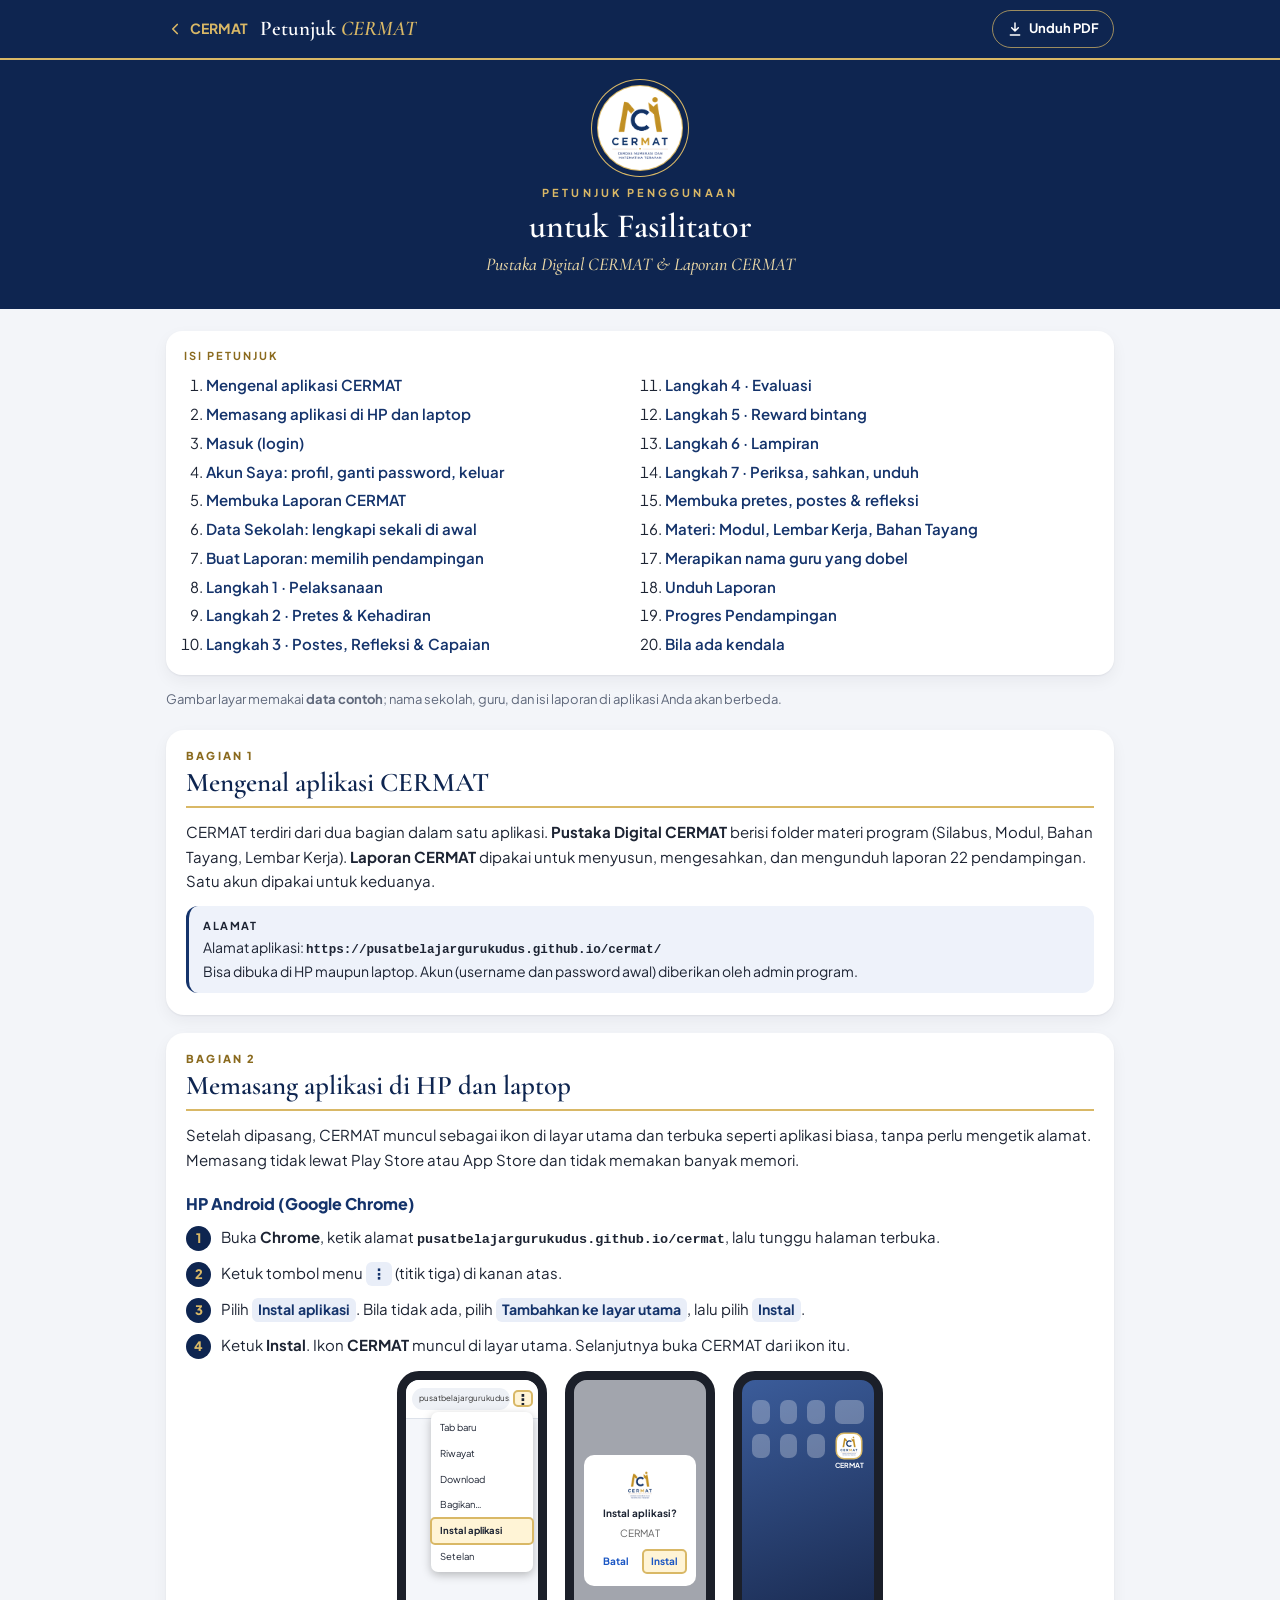
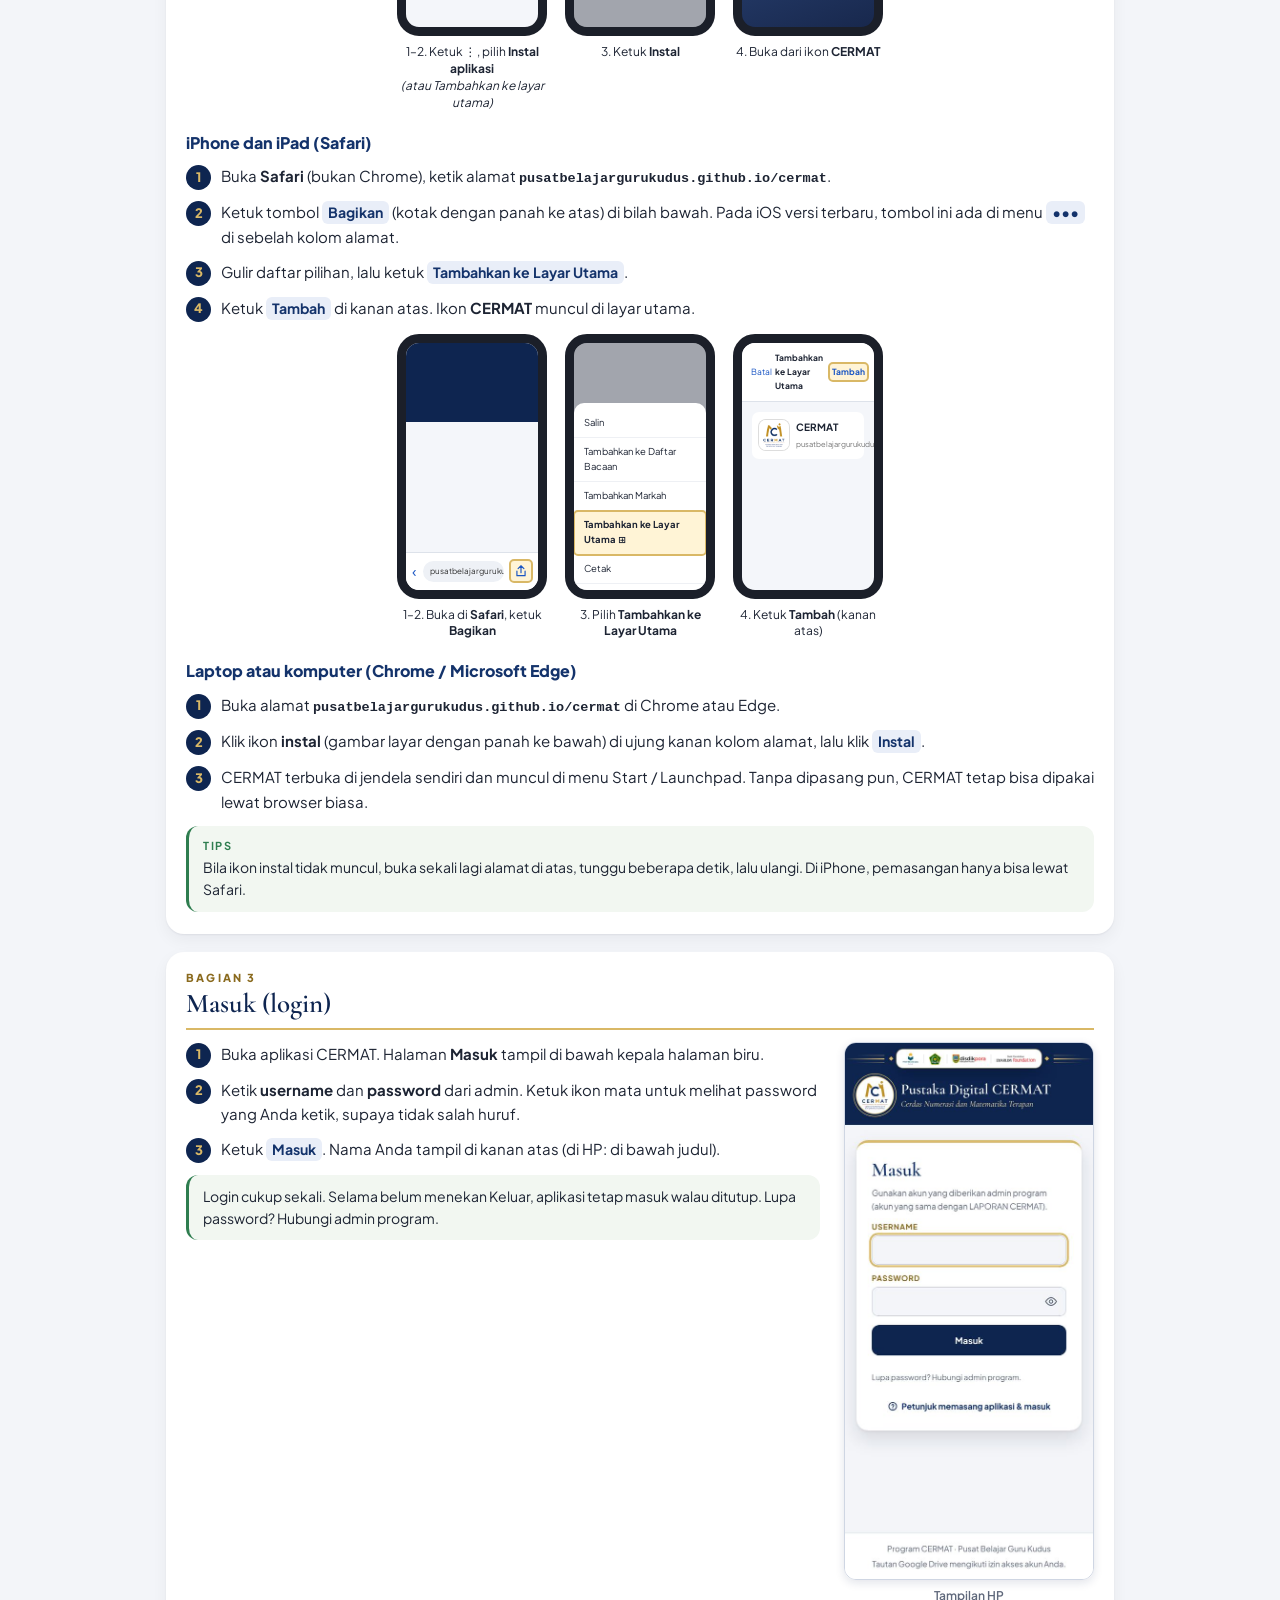
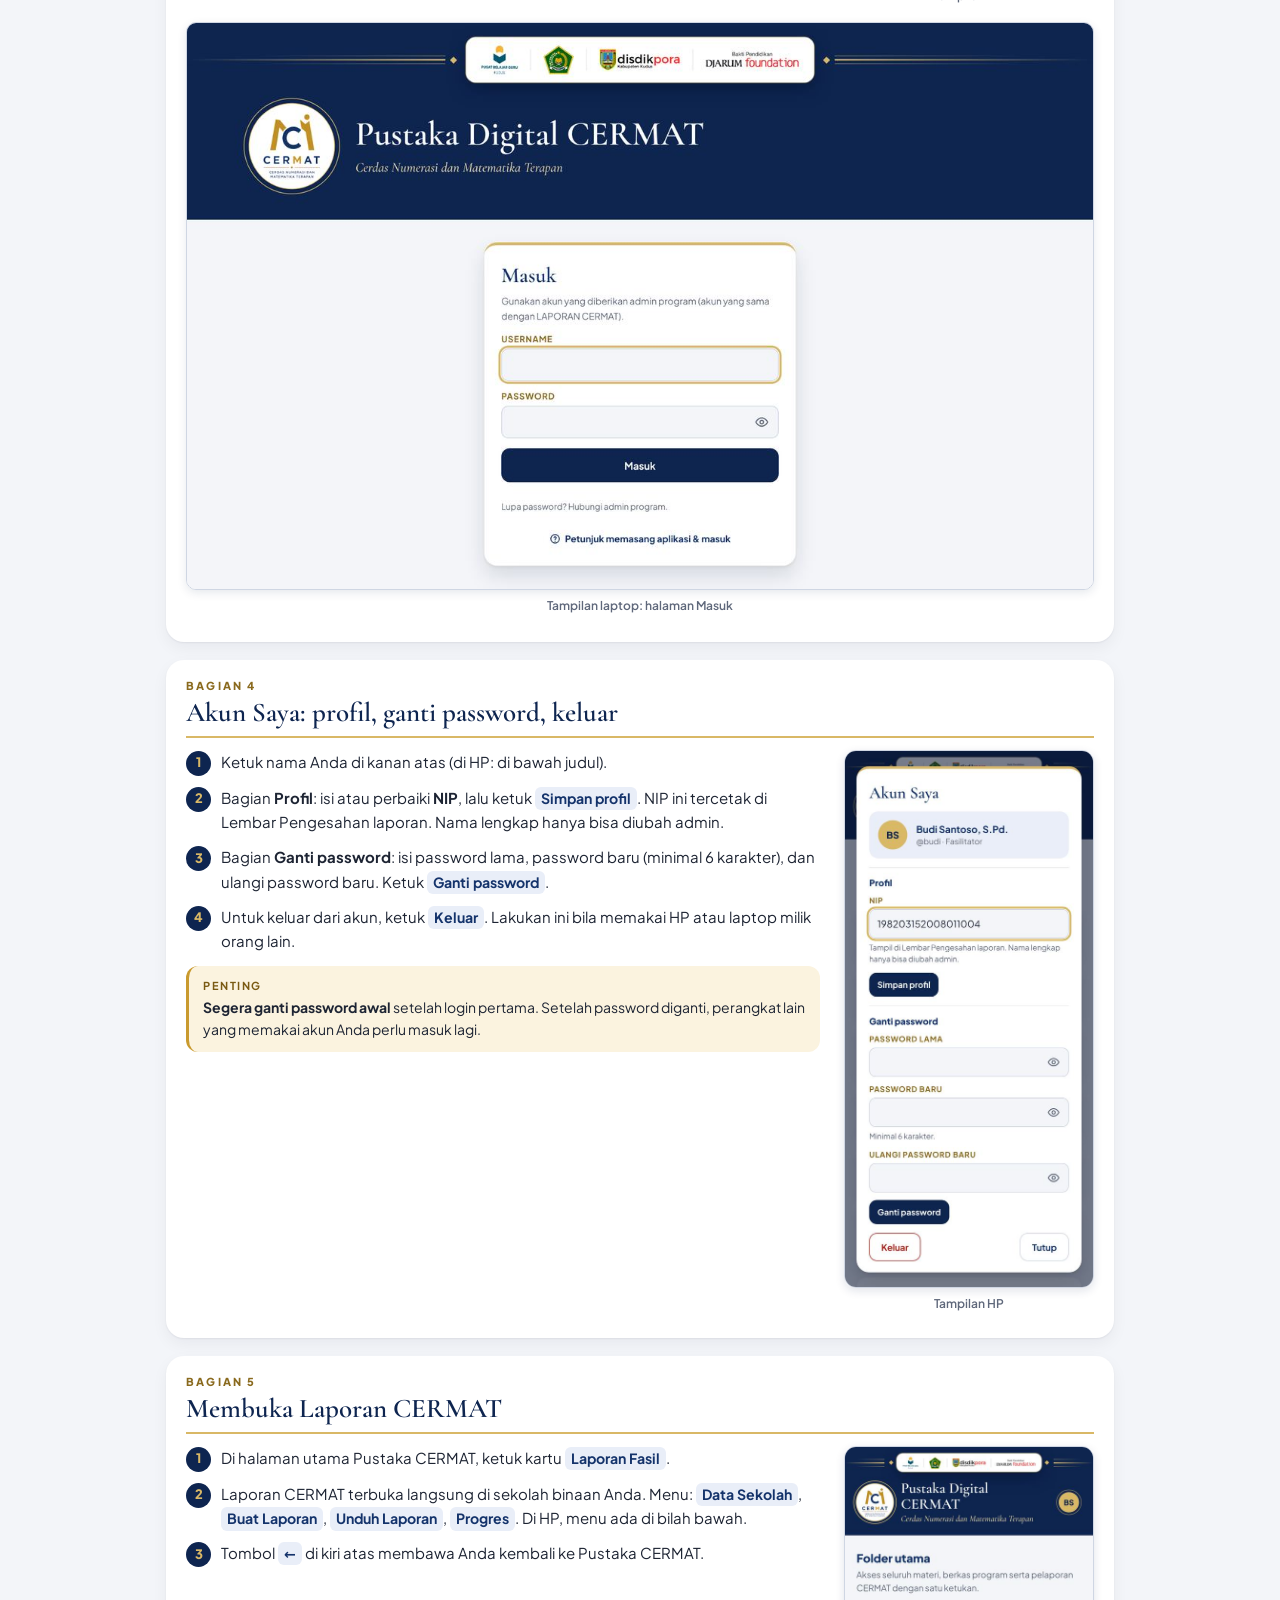
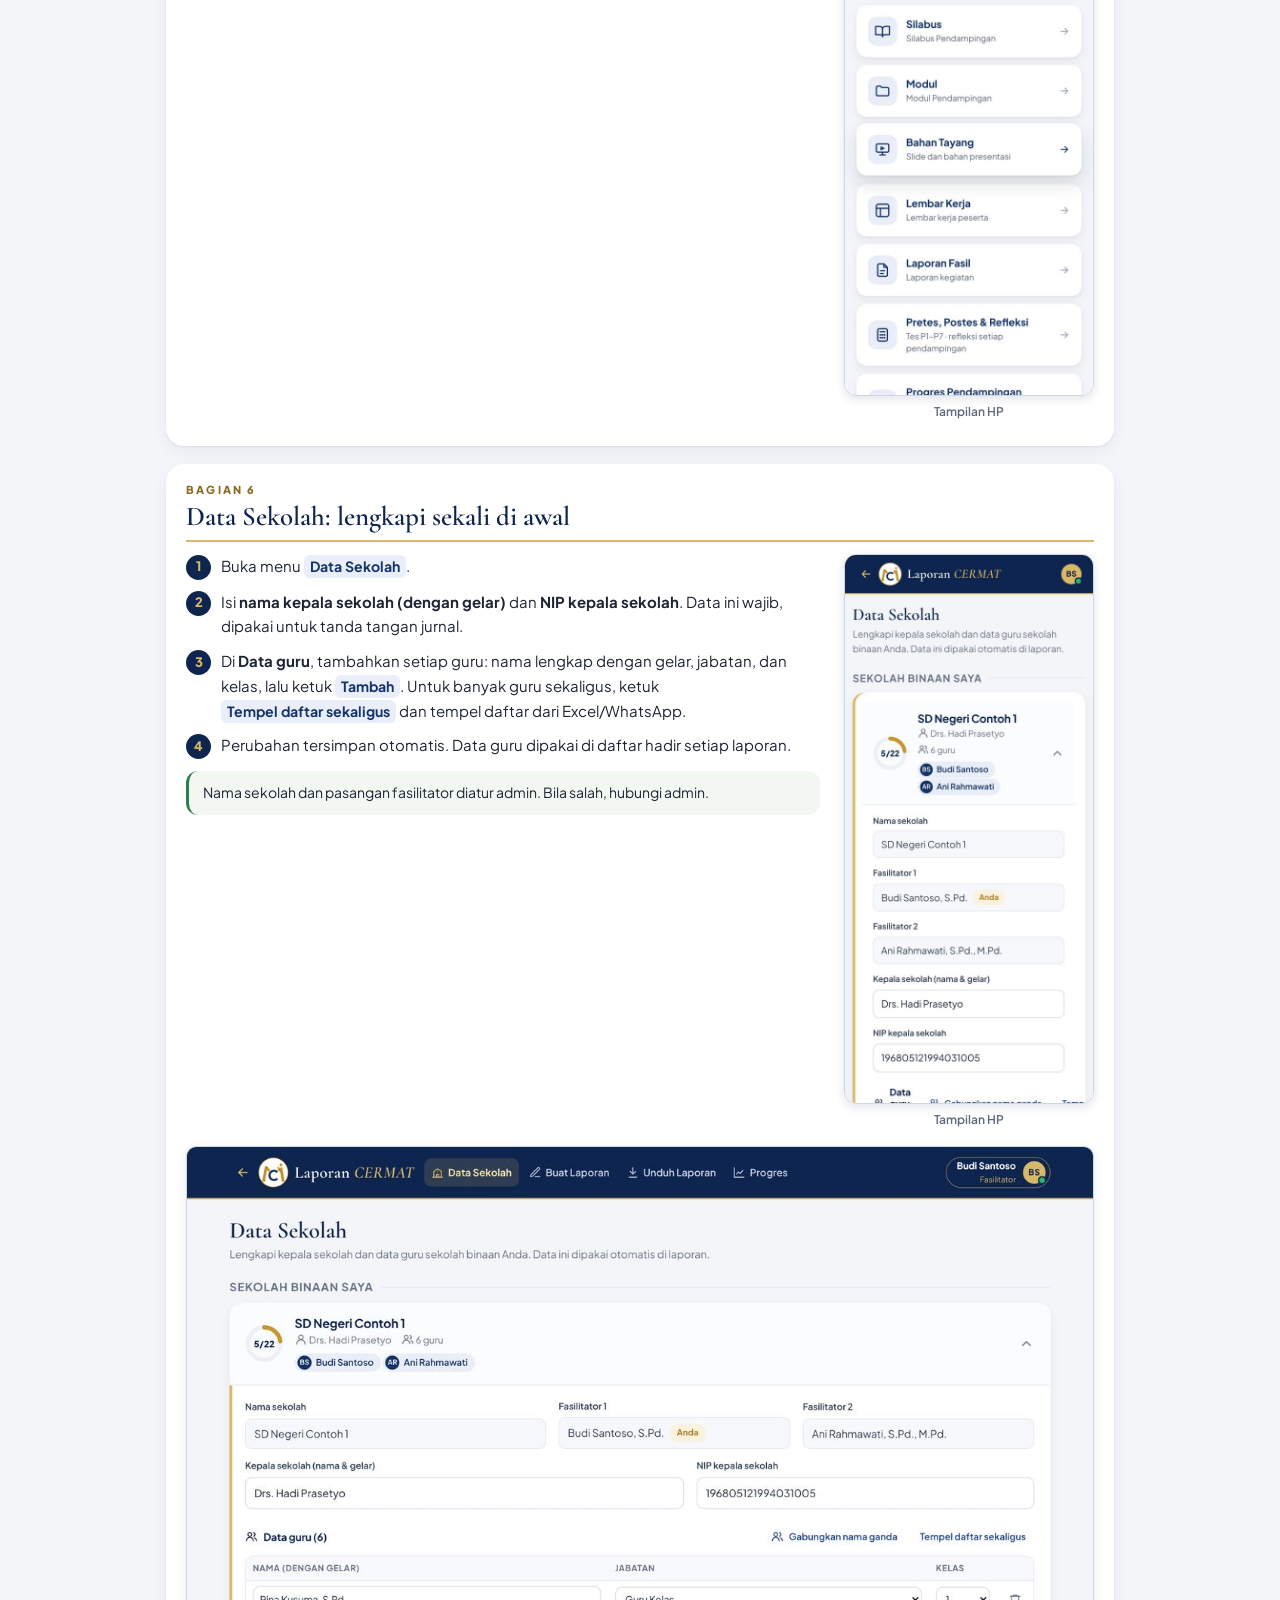
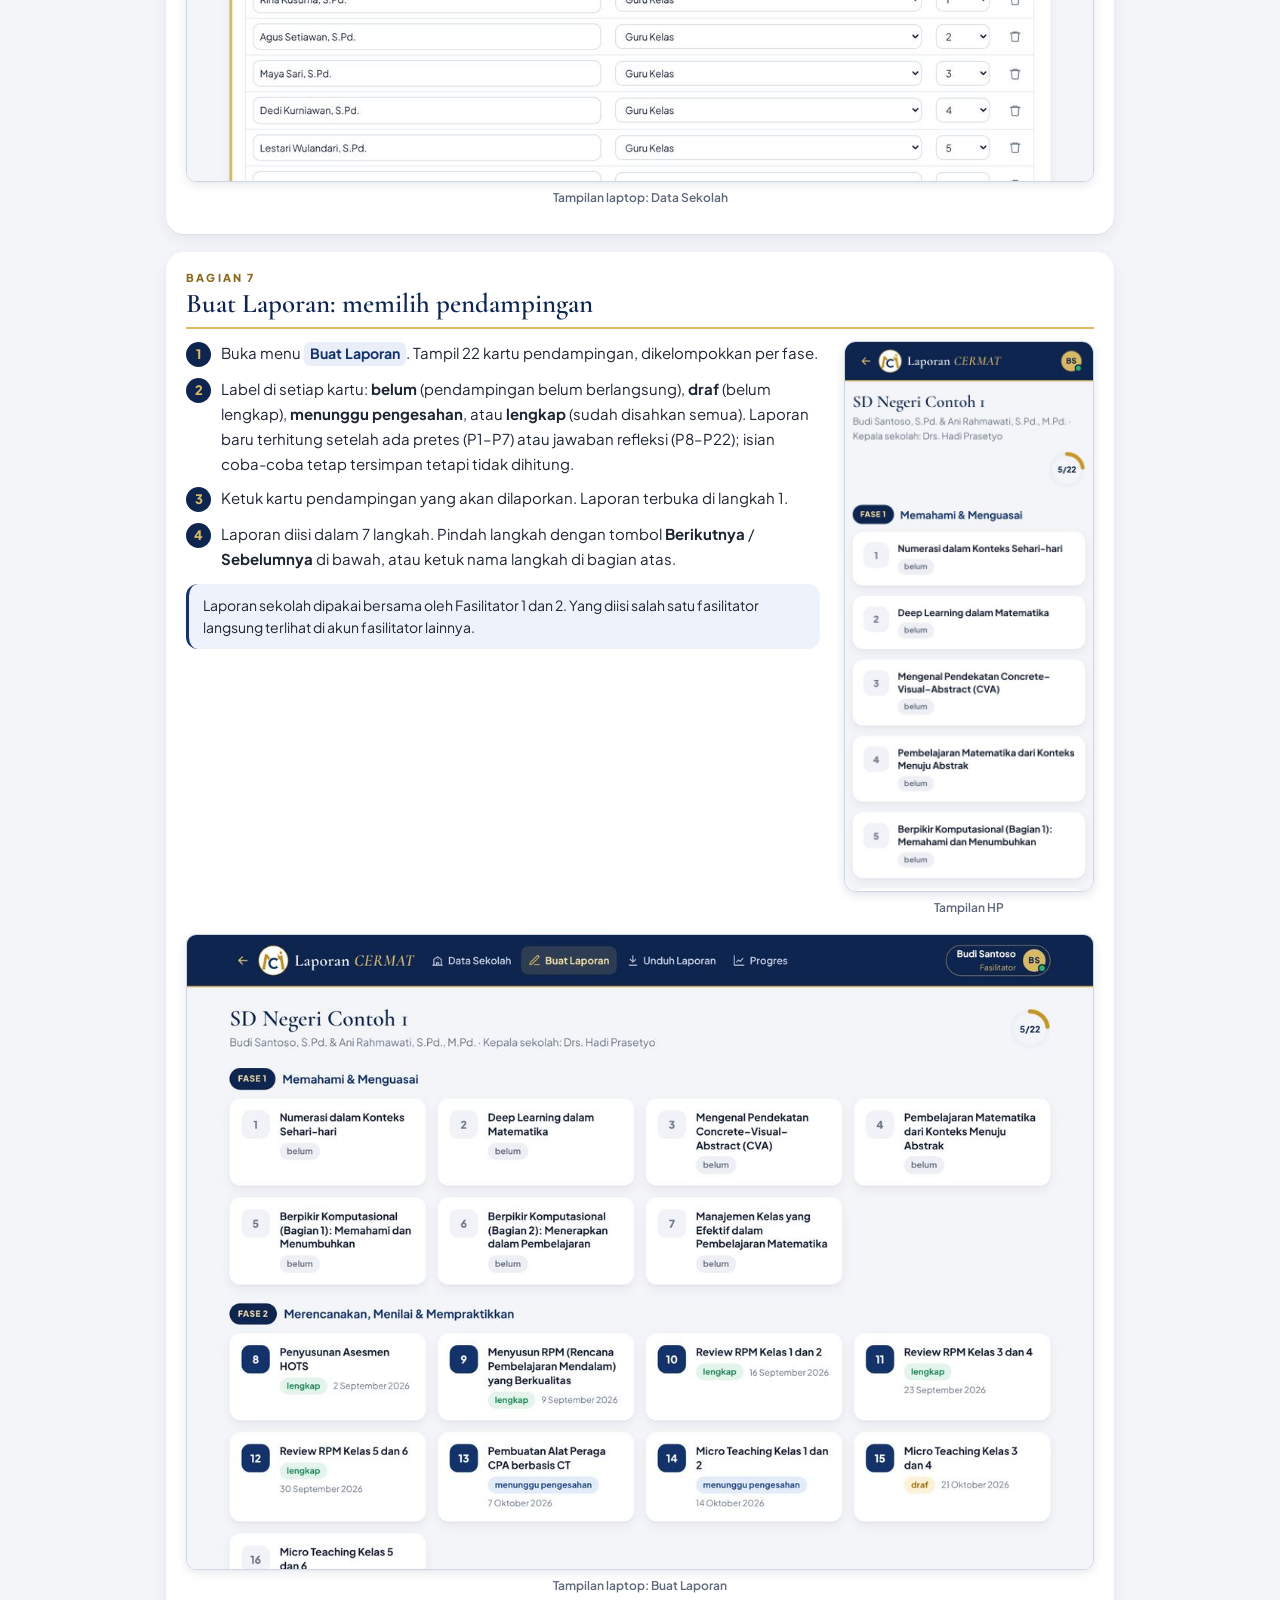
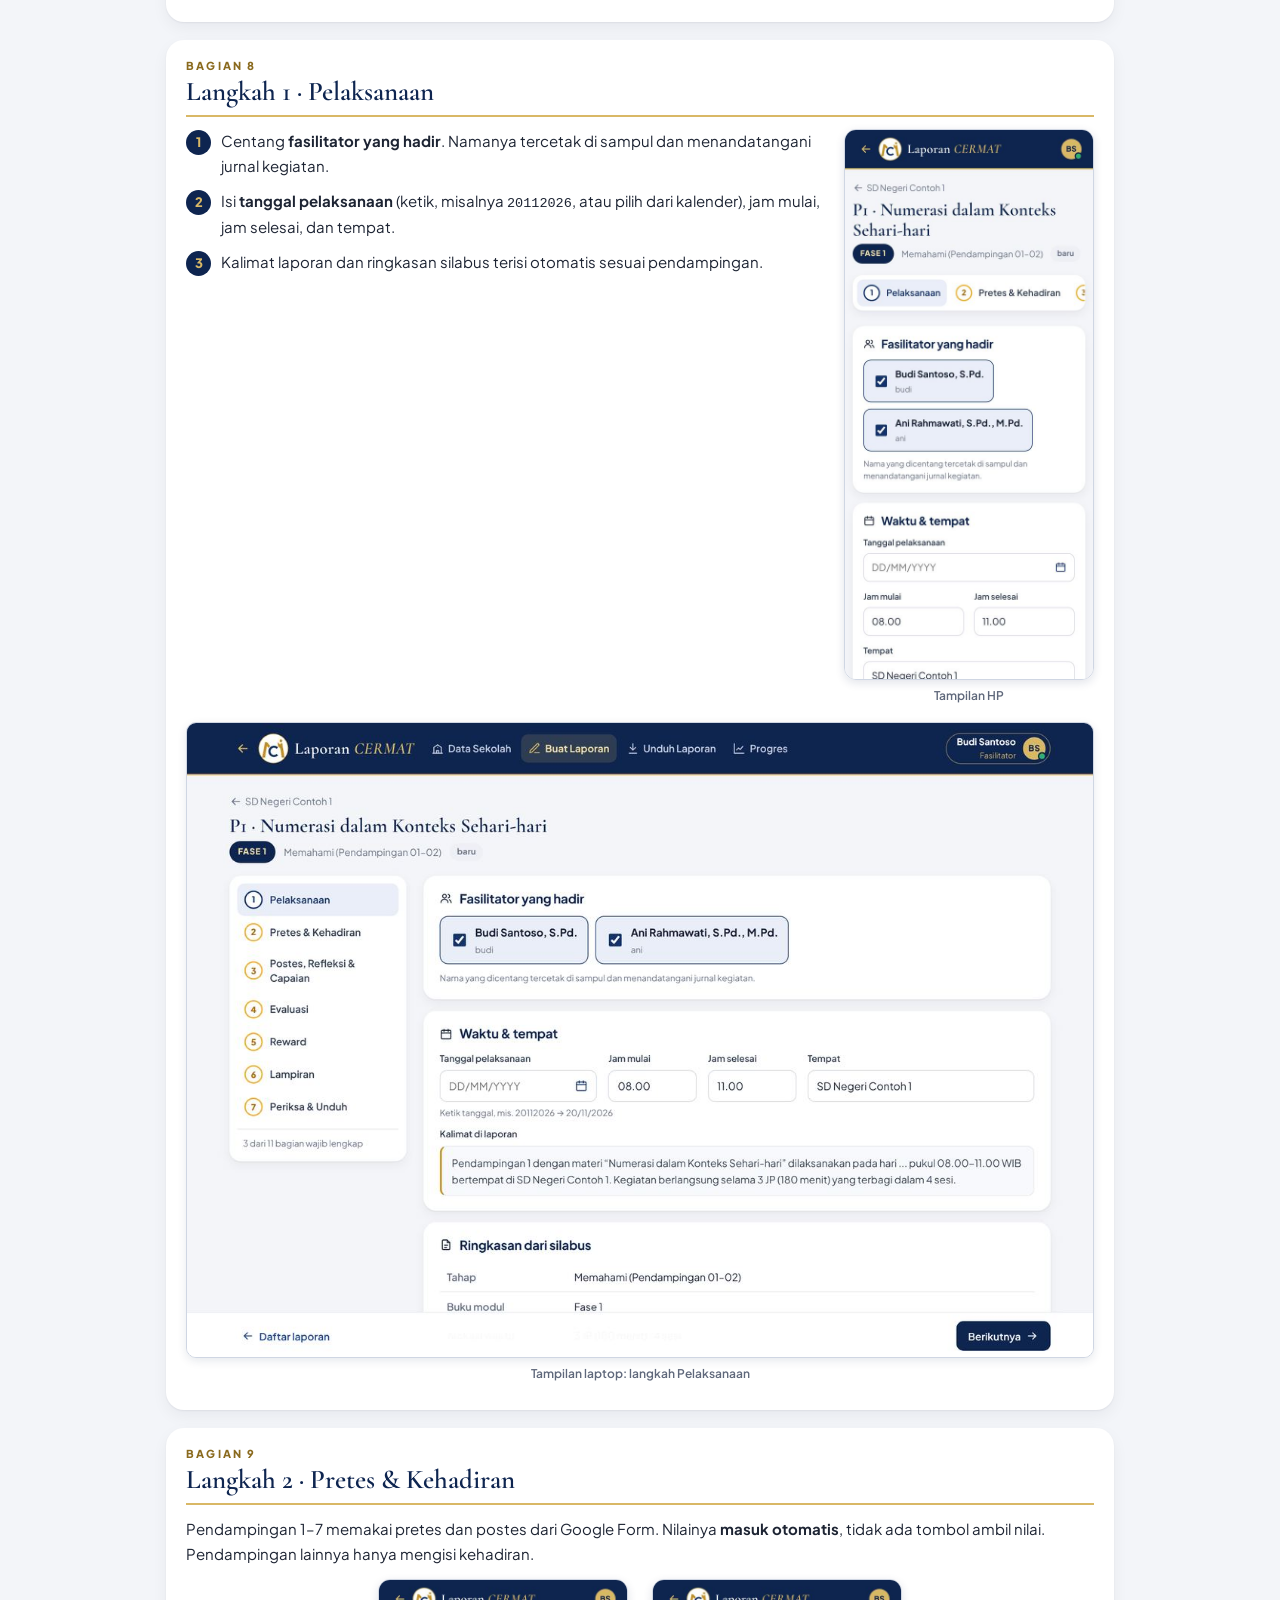
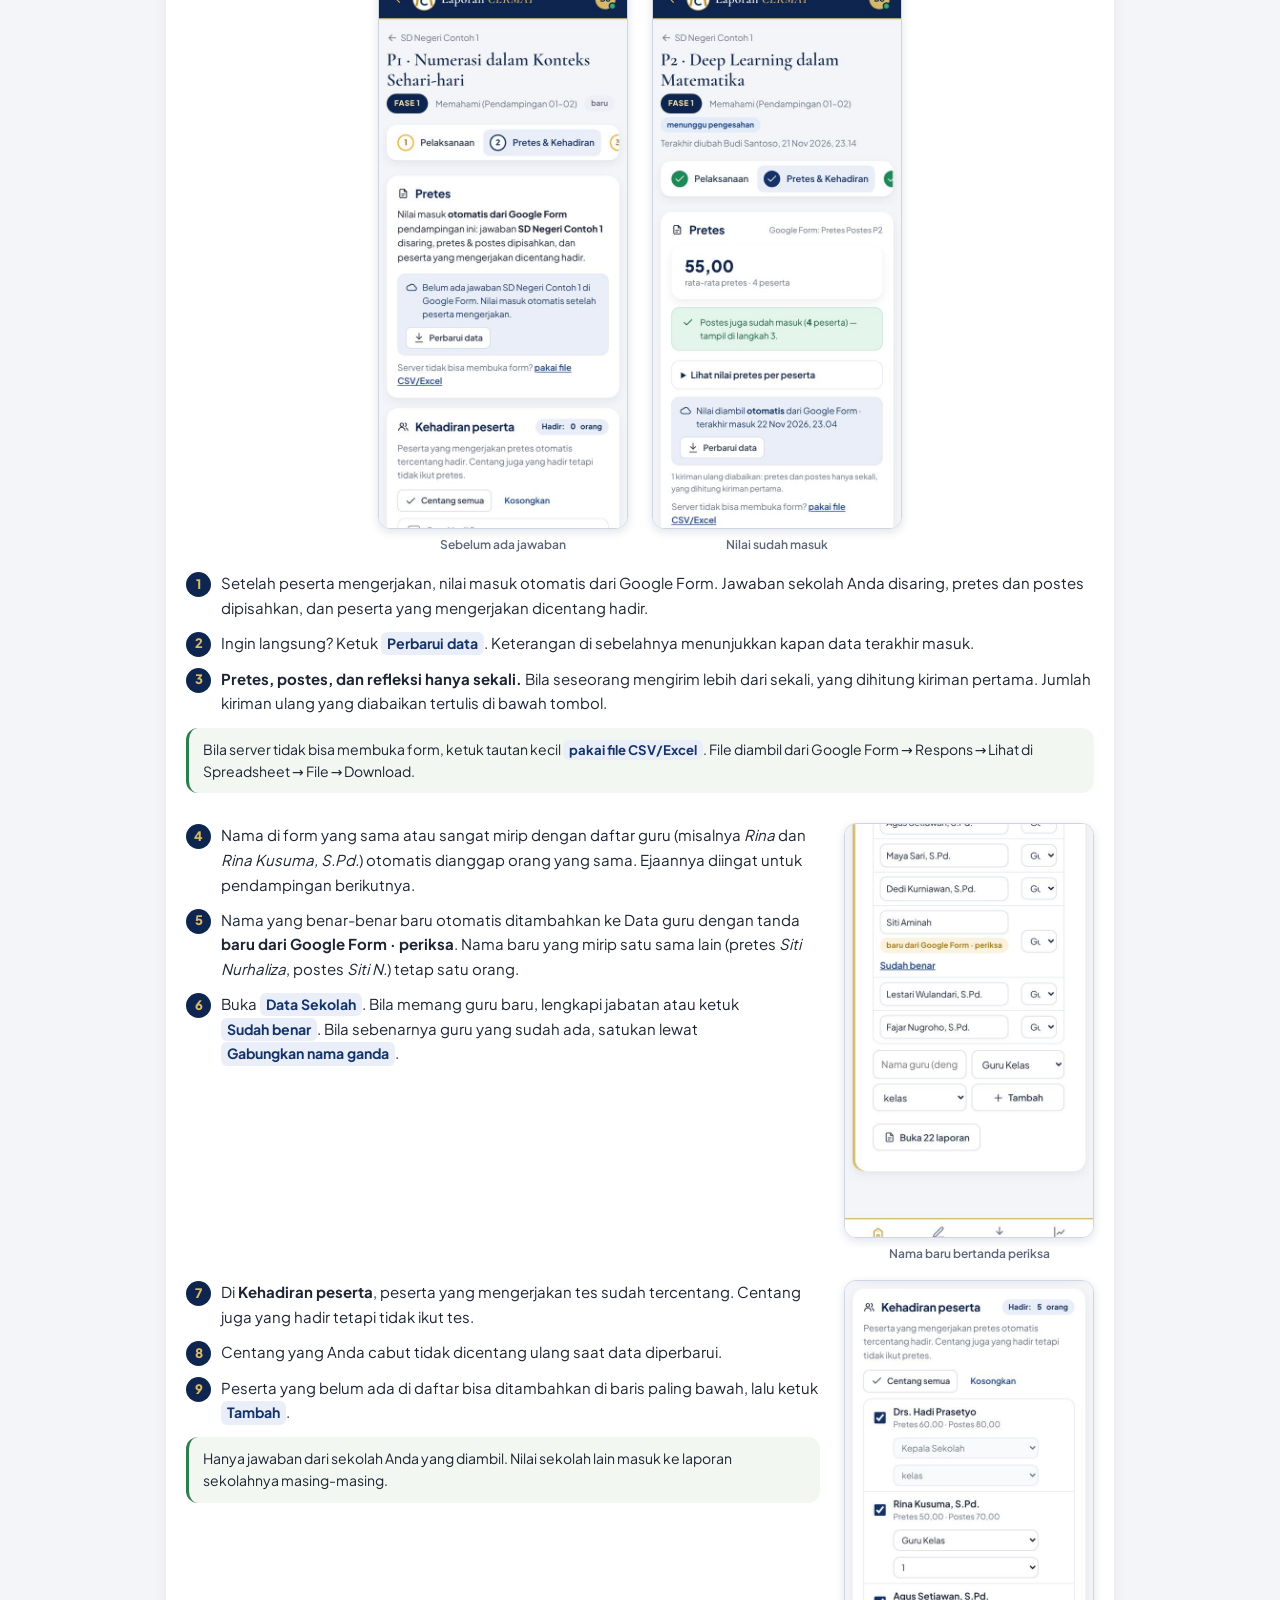
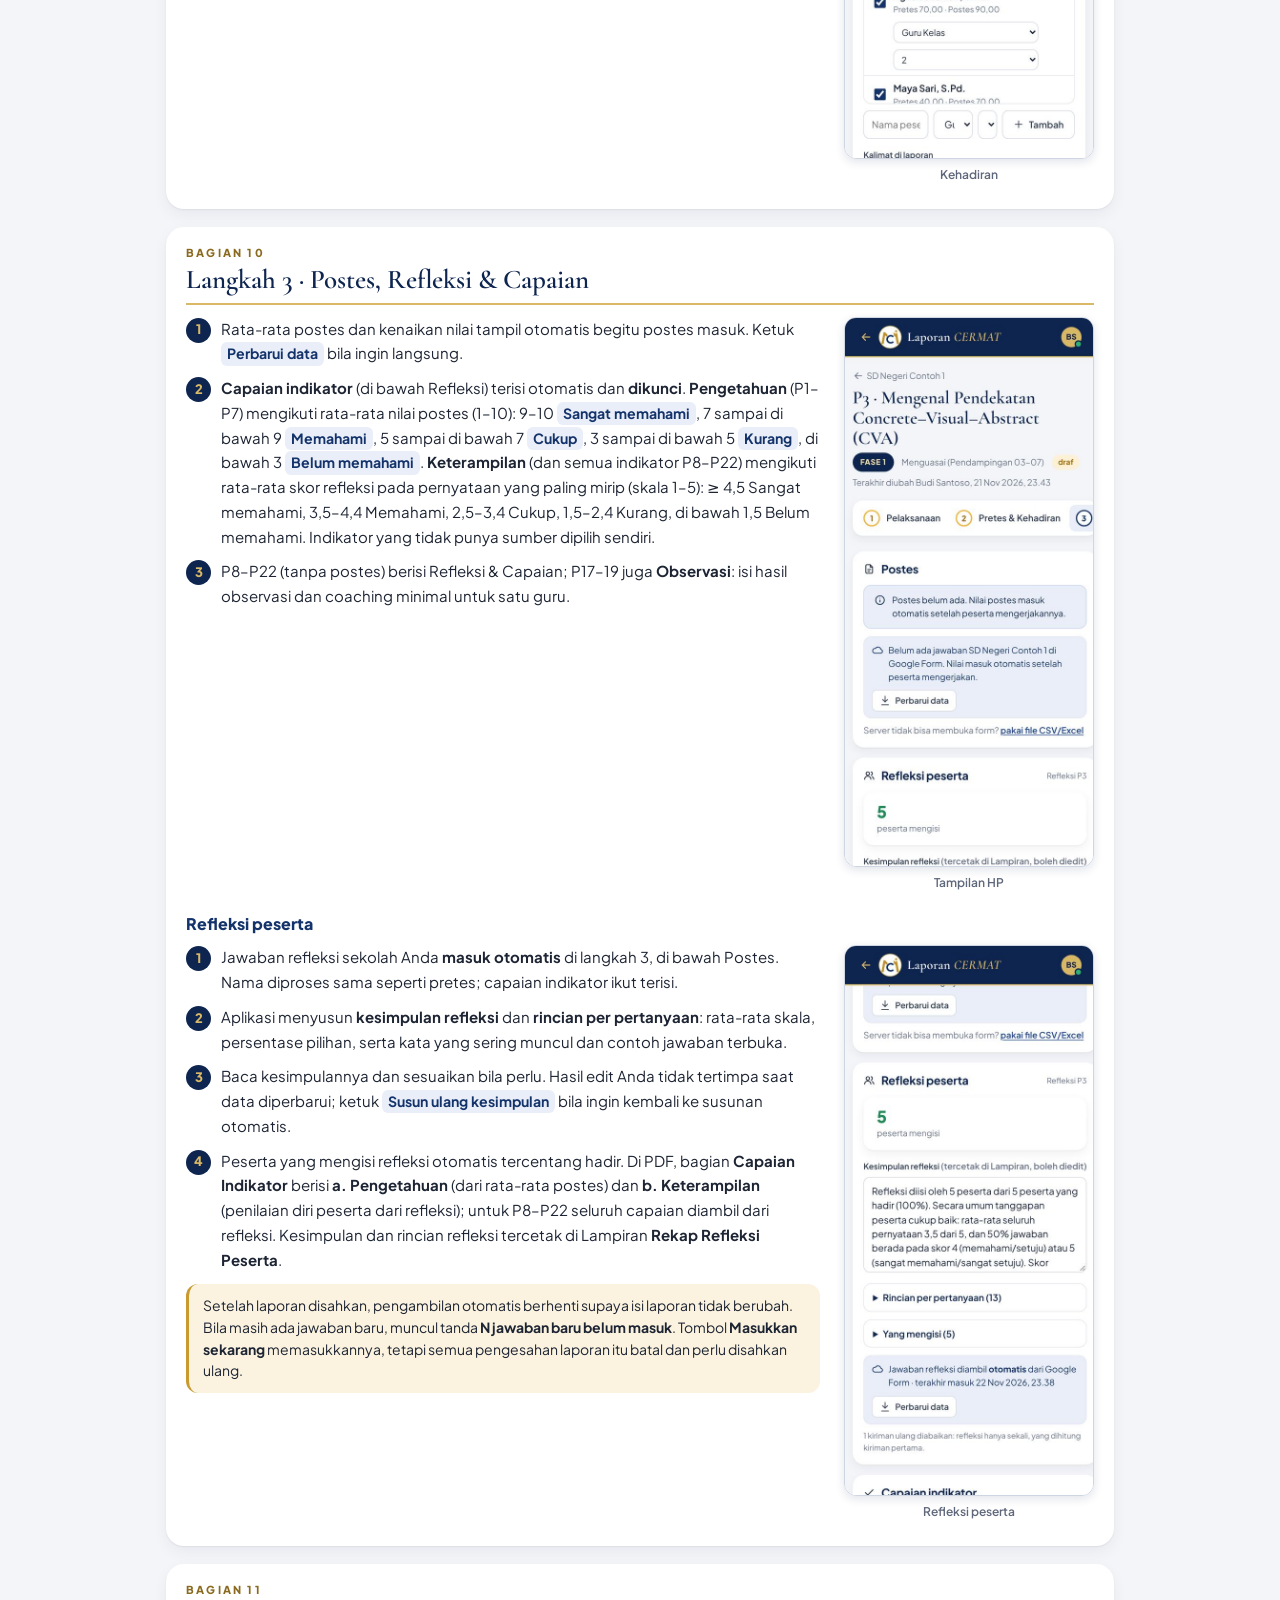
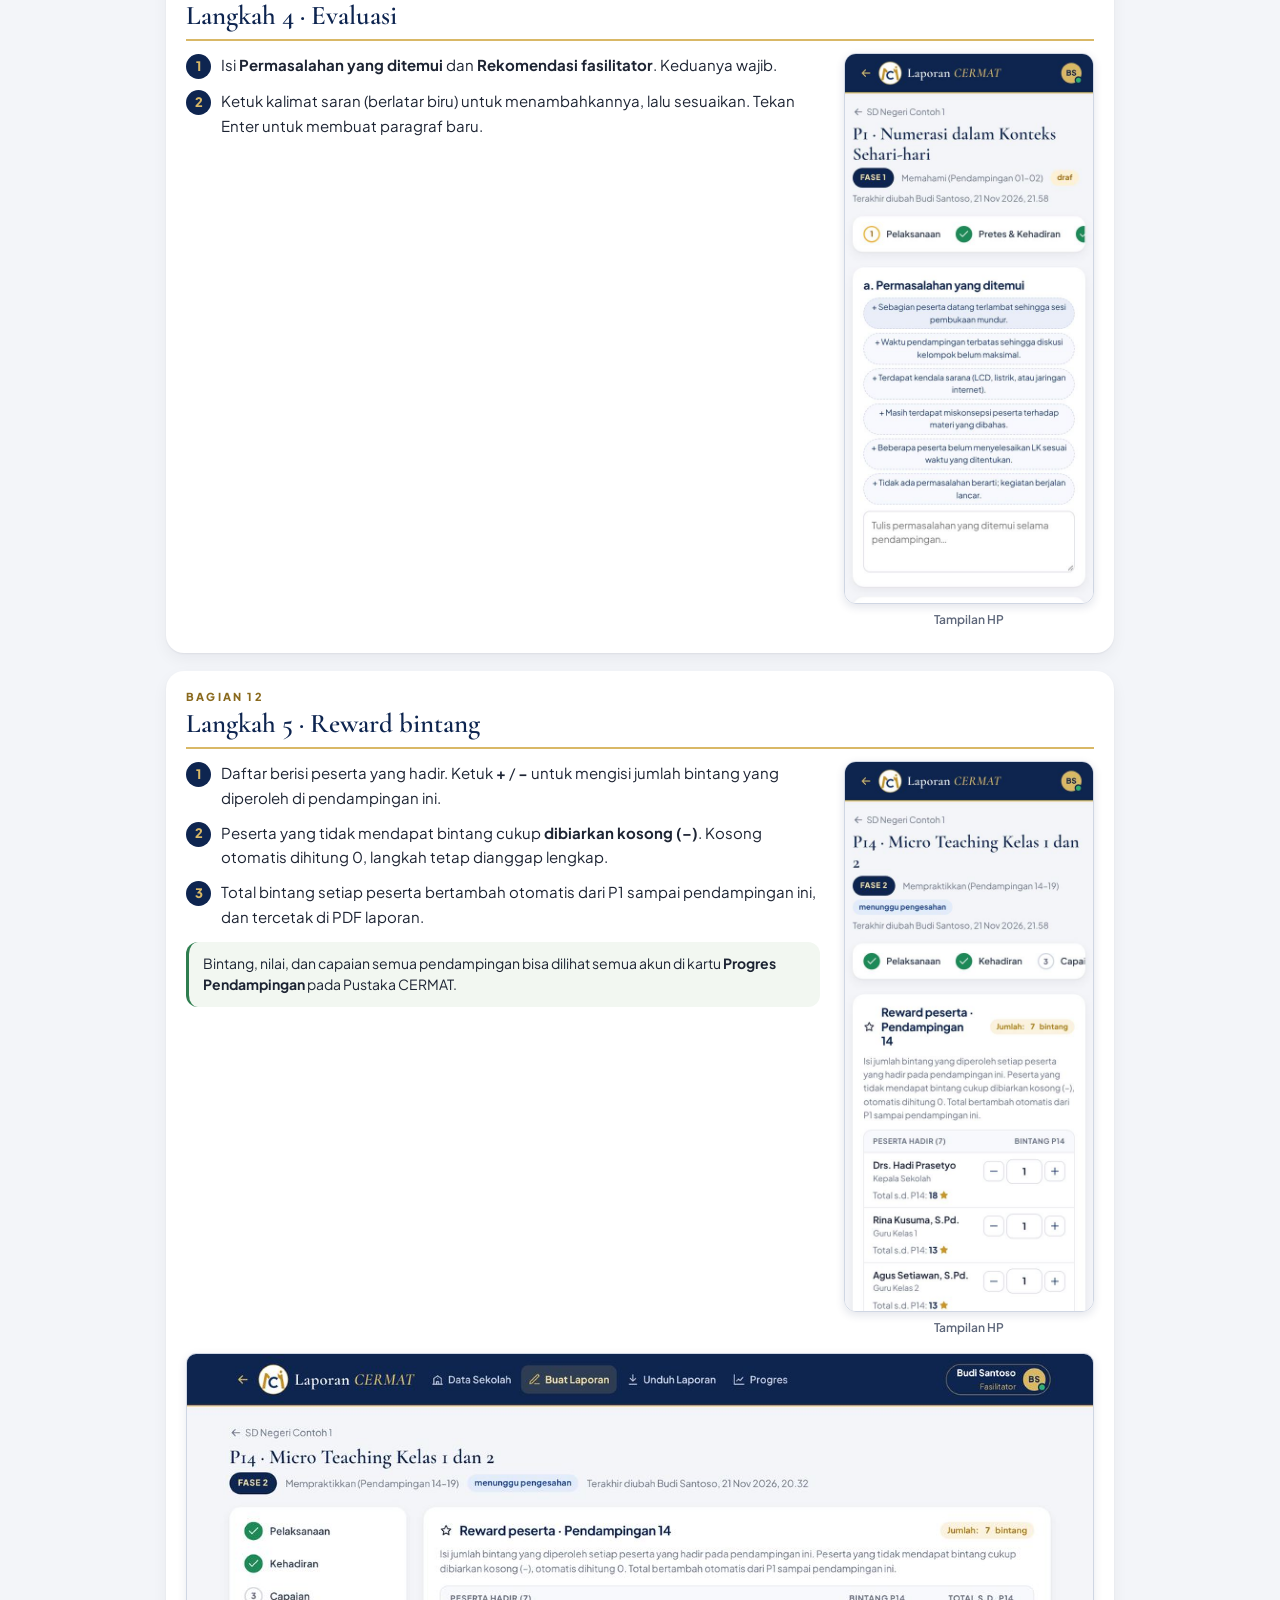
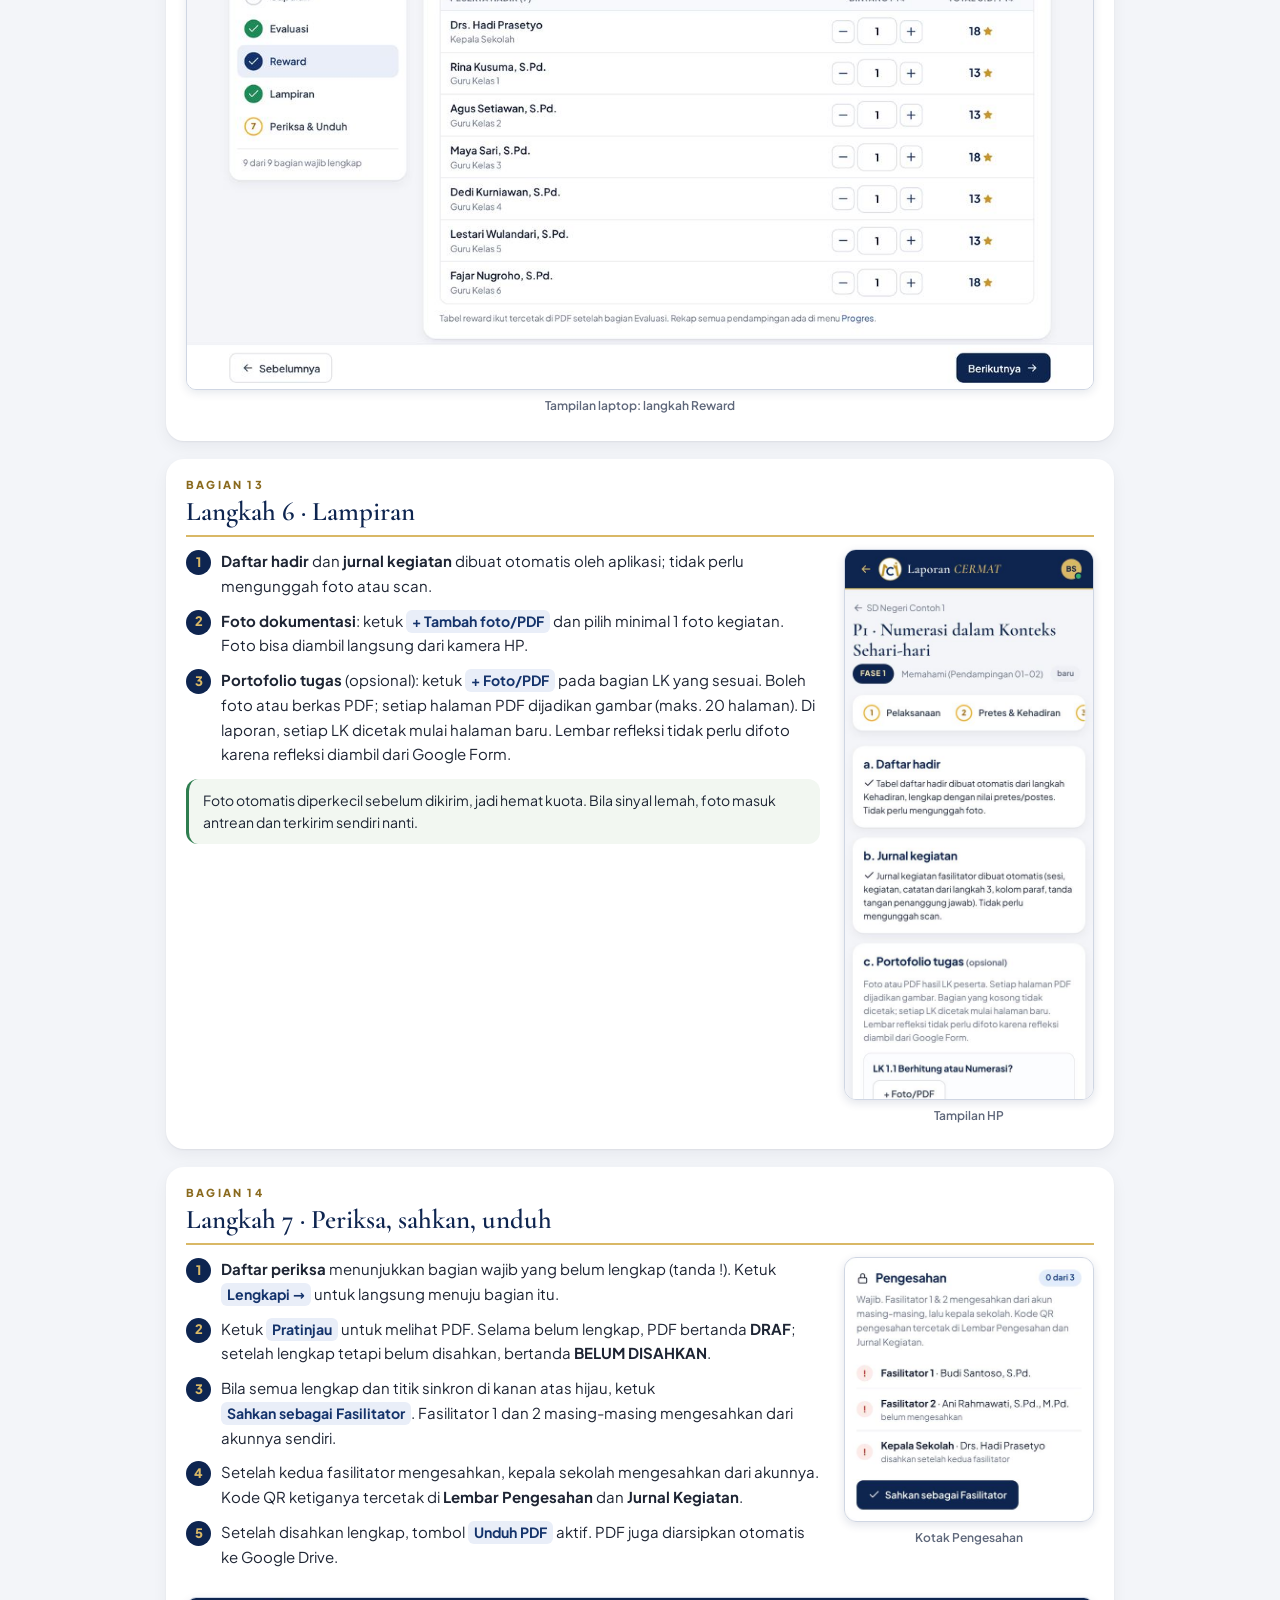
<file: panduan/fasilitator.html>
<!doctype html><html lang="id"><head><meta charset="utf-8"><meta name="viewport" content="width=device-width,initial-scale=1,viewport-fit=cover">
<meta name="theme-color" content="#0E2550"><title>Petunjuk Fasilitator · CERMAT</title><link rel="icon" href="img/icon-192.png"><link rel="stylesheet" href="panduan.css?v=1"></head>
<body><header class="bar"><div class="in"><a class="back" href="../"><svg width="18" height="18" viewBox="0 0 24 24" fill="none" stroke="currentColor" stroke-width="2.2" stroke-linecap="round" stroke-linejoin="round"><path d="M15 6l-6 6 6 6"/></svg>CERMAT</a><span class="t">Petunjuk <i>CERMAT</i></span><a class="pdf" href="pdf/Petunjuk_CERMAT_Fasilitator.pdf" download><svg width="16" height="16" viewBox="0 0 24 24" fill="none" stroke="currentColor" stroke-width="2.2" stroke-linecap="round" stroke-linejoin="round"><path d="M12 3v12M7 10l5 5 5-5M5 21h14"/></svg><span>Unduh PDF</span></a></div></header>
<div class="hero"><div class="ro"><img src="img/logo.png" alt="Logo CERMAT"></div><div class="k">Petunjuk Penggunaan</div><h1>untuk Fasilitator</h1><p>Pustaka Digital CERMAT &amp; Laporan CERMAT</p></div>
<main><nav class="toc"><b>Isi petunjuk</b><ol><li><a href="#mengenal-aplikasi-cermat">Mengenal aplikasi CERMAT</a></li><li><a href="#memasang-aplikasi-di-hp-dan-laptop">Memasang aplikasi di HP dan laptop</a></li><li><a href="#masuk-login">Masuk (login)</a></li><li><a href="#akun-saya-profil-ganti-password-keluar">Akun Saya: profil, ganti password, keluar</a></li><li><a href="#membuka-laporan-cermat">Membuka Laporan CERMAT</a></li><li><a href="#data-sekolah-lengkapi-sekali-di-awal">Data Sekolah: lengkapi sekali di awal</a></li><li><a href="#buat-laporan-memilih-pendampingan">Buat Laporan: memilih pendampingan</a></li><li><a href="#langkah-1-pelaksanaan">Langkah 1 · Pelaksanaan</a></li><li><a href="#langkah-2-pretes-amp-kehadiran">Langkah 2 · Pretes &amp; Kehadiran</a></li><li><a href="#langkah-3-postes-refleksi-amp-capaian">Langkah 3 · Postes, Refleksi &amp; Capaian</a></li><li><a href="#langkah-4-evaluasi">Langkah 4 · Evaluasi</a></li><li><a href="#langkah-5-reward-bintang">Langkah 5 · Reward bintang</a></li><li><a href="#langkah-6-lampiran">Langkah 6 · Lampiran</a></li><li><a href="#langkah-7-periksa-sahkan-unduh">Langkah 7 · Periksa, sahkan, unduh</a></li><li><a href="#membuka-pretes-postes-amp-refleksi">Membuka pretes, postes &amp; refleksi</a></li><li><a href="#materi-modul-lembar-kerja-bahan-tayang">Materi: Modul, Lembar Kerja, Bahan Tayang</a></li><li><a href="#merapikan-nama-guru-yang-dobel">Merapikan nama guru yang dobel</a></li><li><a href="#unduh-laporan">Unduh Laporan</a></li><li><a href="#progres-pendampingan">Progres Pendampingan</a></li><li><a href="#bila-ada-kendala">Bila ada kendala</a></li></ol></nav><p class="data">Gambar layar memakai <b>data contoh</b>; nama sekolah, guru, dan isi laporan di aplikasi Anda akan berbeda.</p><section class="c"><h2 id="mengenal-aplikasi-cermat"><span class=kick>Bagian 1</span>Mengenal aplikasi CERMAT</h2><p>CERMAT terdiri dari dua bagian dalam satu aplikasi. <b>Pustaka Digital CERMAT</b> berisi folder materi program (Silabus, Modul, Bahan Tayang, Lembar Kerja). <b>Laporan CERMAT</b> dipakai untuk menyusun, mengesahkan, dan mengunduh laporan 22 pendampingan. Satu akun dipakai untuk keduanya.</p><div class="note info"><b>Alamat</b>Alamat aplikasi: <b class="mono">https://pusatbelajargurukudus.github.io/cermat/</b><br>Bisa dibuka di HP maupun laptop. Akun (username dan password awal) diberikan oleh admin program.</div></section><section class="c"><h2 id="memasang-aplikasi-di-hp-dan-laptop"><span class=kick>Bagian 2</span>Memasang aplikasi di HP dan laptop</h2><p>Setelah dipasang, CERMAT muncul sebagai ikon di layar utama dan terbuka seperti aplikasi biasa, tanpa perlu mengetik alamat. Memasang tidak lewat Play Store atau App Store dan tidak memakan banyak memori.</p><div class="blk"><h3>HP Android (Google Chrome)</h3><ol class="steps"><li><span class="n">1</span><div>Buka <b>Chrome</b>, ketik alamat <b class="mono">pusatbelajargurukudus.github.io/cermat</b>, lalu tunggu halaman terbuka.</div></li><li><span class="n">2</span><div>Ketuk tombol menu <span class="ui">&#8942;</span> (titik tiga) di kanan atas.</div></li><li><span class="n">3</span><div>Pilih <span class="ui">Instal aplikasi</span>. Bila tidak ada, pilih <span class="ui">Tambahkan ke layar utama</span>, lalu pilih <span class="ui">Instal</span>.</div></li><li><span class="n">4</span><div>Ketuk <b>Instal</b>. Ikon <b>CERMAT</b> muncul di layar utama. Selanjutnya buka CERMAT dari ikon itu.</div></li></ol><div class="ill">
 <div class="mock"><div class="scr">
   <div class="cbar"><span class="url">pusatbelajargurukudus.github.io/cermat</span><span class="dots hl">&#8942;</span></div>
   <div class="menu"><div>Tab baru</div><div>Riwayat</div><div>Download</div><div>Bagikan…</div><div class="hl">Instal aplikasi</div><div>Setelan</div></div>
 </div><div class="lab">1–2. Ketuk &#8942;, pilih <b>Instal aplikasi</b><br><i>(atau Tambahkan ke layar utama)</i></div></div>
 <div class="mock"><div class="scr dim">
   <div class="dlg"><img src="img/icon-192.png"><b>Instal aplikasi?</b><span>CERMAT</span><div class="db"><i>Batal</i><i class="hl">Instal</i></div></div>
 </div><div class="lab">3. Ketuk <b>Instal</b></div></div>
 <div class="mock"><div class="scr home">
   <div class="grid"><i></i><i></i><i></i><i></i><i></i><i></i><i></i><span class="app"><img src="img/icon-192.png"><em>CERMAT</em></span></div>
 </div><div class="lab">4. Buka dari ikon <b>CERMAT</b></div></div>
</div></div><div class="blk"><h3>iPhone dan iPad (Safari)</h3><ol class="steps"><li><span class="n">1</span><div>Buka <b>Safari</b> (bukan Chrome), ketik alamat <b class="mono">pusatbelajargurukudus.github.io/cermat</b>.</div></li><li><span class="n">2</span><div>Ketuk tombol <span class="ui">Bagikan</span> (kotak dengan panah ke atas) di bilah bawah. Pada iOS versi terbaru, tombol ini ada di menu <span class="ui">•••</span> di sebelah kolom alamat.</div></li><li><span class="n">3</span><div>Gulir daftar pilihan, lalu ketuk <span class="ui">Tambahkan ke Layar Utama</span>.</div></li><li><span class="n">4</span><div>Ketuk <span class="ui">Tambah</span> di kanan atas. Ikon <b>CERMAT</b> muncul di layar utama.</div></li></ol><div class="ill">
 <div class="mock"><div class="scr">
   <div class="page"></div>
   <div class="sbar"><span class="ic">&#8249;</span><span class="url">pusatbelajargurukudus.github.io/cermat</span><span class="share hl"><svg viewBox="0 0 24 24" width="14" height="14"><path d="M12 3v12M7 8l5-5 5 5M5 12v8h14v-8" fill="none" stroke="currentColor" stroke-width="2" stroke-linecap="round" stroke-linejoin="round"/></svg></span></div>
 </div><div class="lab">1–2. Buka di <b>Safari</b>, ketuk <b>Bagikan</b></div></div>
 <div class="mock"><div class="scr dim">
   <div class="sheet"><div>Salin</div><div>Tambahkan ke Daftar Bacaan</div><div>Tambahkan Markah</div><div class="hl">Tambahkan ke Layar Utama &#8862;</div><div>Cetak</div></div>
 </div><div class="lab">3. Pilih <b>Tambahkan ke Layar Utama</b></div></div>
 <div class="mock"><div class="scr">
   <div class="addbar"><i>Batal</i><b>Tambahkan ke Layar Utama</b><i class="hl">Tambah</i></div>
   <div class="addrow"><img src="img/icon-192.png"><span>CERMAT<br><small>pusatbelajargurukudus.github.io/cermat</small></span></div>
 </div><div class="lab">4. Ketuk <b>Tambah</b> (kanan atas)</div></div>
</div></div><div class="blk"><h3>Laptop atau komputer (Chrome / Microsoft Edge)</h3><ol class="steps"><li><span class="n">1</span><div>Buka alamat <b class="mono">pusatbelajargurukudus.github.io/cermat</b> di Chrome atau Edge.</div></li><li><span class="n">2</span><div>Klik ikon <b>instal</b> (gambar layar dengan panah ke bawah) di ujung kanan kolom alamat, lalu klik <span class="ui">Instal</span>.</div></li><li><span class="n">3</span><div>CERMAT terbuka di jendela sendiri dan muncul di menu Start / Launchpad. Tanpa dipasang pun, CERMAT tetap bisa dipakai lewat browser biasa.</div></li></ol></div><div class="note tip"><b>Tips</b>Bila ikon instal tidak muncul, buka sekali lagi alamat di atas, tunggu beberapa detik, lalu ulangi. Di iPhone, pemasangan hanya bisa lewat Safari.</div></section><section class="c"><h2 id="masuk-login"><span class=kick>Bagian 3</span>Masuk (login)</h2><div class="pair"><div class="pt"><ol class="steps"><li><span class="n">1</span><div>Buka aplikasi CERMAT. Halaman <b>Masuk</b> tampil di bawah kepala halaman biru.</div></li><li><span class="n">2</span><div>Ketik <b>username</b> dan <b>password</b> dari admin. Ketuk ikon mata untuk melihat password yang Anda ketik, supaya tidak salah huruf.</div></li><li><span class="n">3</span><div>Ketuk <span class="ui">Masuk</span>. Nama Anda tampil di kanan atas (di HP: di bawah judul).</div></li></ol><div class="note tip">Login cukup sekali. Selama belum menekan Keluar, aplikasi tetap masuk walau ditutup. Lupa password? Hubungi admin program.</div></div><figure class="ph"><img src="img/c_login.jpg"><figcaption>Tampilan HP</figcaption></figure></div><figure class="wide"><img src="img/D_login.jpg"><figcaption>Tampilan laptop: halaman Masuk</figcaption></figure></section><section class="c"><h2 id="akun-saya-profil-ganti-password-keluar"><span class=kick>Bagian 4</span>Akun Saya: profil, ganti password, keluar</h2><div class="pair"><div class="pt"><ol class="steps"><li><span class="n">1</span><div>Ketuk nama Anda di kanan atas (di HP: di bawah judul).</div></li><li><span class="n">2</span><div>Bagian <b>Profil</b>: isi atau perbaiki <b>NIP</b>, lalu ketuk <span class="ui">Simpan profil</span>. NIP ini tercetak di Lembar Pengesahan laporan. Nama lengkap hanya bisa diubah admin.</div></li><li><span class="n">3</span><div>Bagian <b>Ganti password</b>: isi password lama, password baru (minimal 6 karakter), dan ulangi password baru. Ketuk <span class="ui">Ganti password</span>.</div></li><li><span class="n">4</span><div>Untuk keluar dari akun, ketuk <span class="ui">Keluar</span>. Lakukan ini bila memakai HP atau laptop milik orang lain.</div></li></ol><div class="note warn"><b>Penting</b><b>Segera ganti password awal</b> setelah login pertama. Setelah password diganti, perangkat lain yang memakai akun Anda perlu masuk lagi.</div></div><figure class="ph"><img src="img/c_akun.jpg"><figcaption>Tampilan HP</figcaption></figure></div></section><section class="c"><h2 id="membuka-laporan-cermat"><span class=kick>Bagian 5</span>Membuka Laporan CERMAT</h2><div class="pair"><div class="pt"><ol class="steps"><li><span class="n">1</span><div>Di halaman utama Pustaka CERMAT, ketuk kartu <span class="ui">Laporan Fasil</span>.</div></li><li><span class="n">2</span><div>Laporan CERMAT terbuka langsung di sekolah binaan Anda. Menu: <span class="ui">Data Sekolah</span>, <span class="ui">Buat Laporan</span>, <span class="ui">Unduh Laporan</span>, <span class="ui">Progres</span>. Di HP, menu ada di bilah bawah.</div></li><li><span class="n">3</span><div>Tombol <span class="ui">&#8592;</span> di kiri atas membawa Anda kembali ke Pustaka CERMAT.</div></li></ol></div><figure class="ph"><img src="img/f_portal.jpg"><figcaption>Tampilan HP</figcaption></figure></div></section><section class="c"><h2 id="data-sekolah-lengkapi-sekali-di-awal"><span class=kick>Bagian 6</span>Data Sekolah: lengkapi sekali di awal</h2><div class="pair"><div class="pt"><ol class="steps"><li><span class="n">1</span><div>Buka menu <span class="ui">Data Sekolah</span>.</div></li><li><span class="n">2</span><div>Isi <b>nama kepala sekolah (dengan gelar)</b> dan <b>NIP kepala sekolah</b>. Data ini wajib, dipakai untuk tanda tangan jurnal.</div></li><li><span class="n">3</span><div>Di <b>Data guru</b>, tambahkan setiap guru: nama lengkap dengan gelar, jabatan, dan kelas, lalu ketuk <span class="ui">Tambah</span>. Untuk banyak guru sekaligus, ketuk <span class="ui">Tempel daftar sekaligus</span> dan tempel daftar dari Excel/WhatsApp.</div></li><li><span class="n">4</span><div>Perubahan tersimpan otomatis. Data guru dipakai di daftar hadir setiap laporan.</div></li></ol><div class="note tip">Nama sekolah dan pasangan fasilitator diatur admin. Bila salah, hubungi admin.</div></div><figure class="ph"><img src="img/f_sekolah.jpg"><figcaption>Tampilan HP</figcaption></figure></div><figure class="wide"><img src="img/D_sekolah.jpg"><figcaption>Tampilan laptop: Data Sekolah</figcaption></figure></section><section class="c"><h2 id="buat-laporan-memilih-pendampingan"><span class=kick>Bagian 7</span>Buat Laporan: memilih pendampingan</h2><div class="pair"><div class="pt"><ol class="steps"><li><span class="n">1</span><div>Buka menu <span class="ui">Buat Laporan</span>. Tampil 22 kartu pendampingan, dikelompokkan per fase.</div></li><li><span class="n">2</span><div>Label di setiap kartu: <b>belum</b> (pendampingan belum berlangsung), <b>draf</b> (belum lengkap), <b>menunggu pengesahan</b>, atau <b>lengkap</b> (sudah disahkan semua). Laporan baru terhitung setelah ada pretes (P1–P7) atau jawaban refleksi (P8–P22); isian coba-coba tetap tersimpan tetapi tidak dihitung.</div></li><li><span class="n">3</span><div>Ketuk kartu pendampingan yang akan dilaporkan. Laporan terbuka di langkah 1.</div></li><li><span class="n">4</span><div>Laporan diisi dalam 7 langkah. Pindah langkah dengan tombol <b>Berikutnya</b> / <b>Sebelumnya</b> di bawah, atau ketuk nama langkah di bagian atas.</div></li></ol><div class="note info">Laporan sekolah dipakai bersama oleh Fasilitator 1 dan 2. Yang diisi salah satu fasilitator langsung terlihat di akun fasilitator lainnya.</div></div><figure class="ph"><img src="img/f_buat.jpg"><figcaption>Tampilan HP</figcaption></figure></div><figure class="wide"><img src="img/D_buat.jpg"><figcaption>Tampilan laptop: Buat Laporan</figcaption></figure></section><section class="c"><h2 id="langkah-1-pelaksanaan"><span class=kick>Bagian 8</span>Langkah 1 · Pelaksanaan</h2><div class="pair"><div class="pt"><ol class="steps"><li><span class="n">1</span><div>Centang <b>fasilitator yang hadir</b>. Namanya tercetak di sampul dan menandatangani jurnal kegiatan.</div></li><li><span class="n">2</span><div>Isi <b>tanggal pelaksanaan</b> (ketik, misalnya <span class="mono">20112026</span>, atau pilih dari kalender), jam mulai, jam selesai, dan tempat.</div></li><li><span class="n">3</span><div>Kalimat laporan dan ringkasan silabus terisi otomatis sesuai pendampingan.</div></li></ol></div><figure class="ph"><img src="img/f_s1.jpg"><figcaption>Tampilan HP</figcaption></figure></div><figure class="wide"><img src="img/D_editor.jpg"><figcaption>Tampilan laptop: langkah Pelaksanaan</figcaption></figure></section><section class="c"><h2 id="langkah-2-pretes-amp-kehadiran"><span class=kick>Bagian 9</span>Langkah 2 · Pretes &amp; Kehadiran</h2><p>Pendampingan 1–7 memakai pretes dan postes dari Google Form. Nilainya <b>masuk otomatis</b>, tidak ada tombol ambil nilai. Pendampingan lainnya hanya mengisi kehadiran.</p><div class="twoph"><figure class="ph"><img src="img/o_s2.jpg"><figcaption>Sebelum ada jawaban</figcaption></figure><figure class="ph"><img src="img/o_s2_data.jpg"><figcaption>Nilai sudah masuk</figcaption></figure></div><div class="pair"><div class="pt"><ol class="steps"><li><span class="n">1</span><div>Setelah peserta mengerjakan, nilai masuk otomatis dari Google Form. Jawaban sekolah Anda disaring, pretes dan postes dipisahkan, dan peserta yang mengerjakan dicentang hadir.</div></li><li><span class="n">2</span><div>Ingin langsung? Ketuk <span class="ui">Perbarui data</span>. Keterangan di sebelahnya menunjukkan kapan data terakhir masuk.</div></li><li><span class="n">3</span><div><b>Pretes, postes, dan refleksi hanya sekali.</b> Bila seseorang mengirim lebih dari sekali, yang dihitung kiriman pertama. Jumlah kiriman ulang yang diabaikan tertulis di bawah tombol.</div></li></ol><div class="note tip">Bila server tidak bisa membuka form, ketuk tautan kecil <span class="ui">pakai file CSV/Excel</span>. File diambil dari Google Form → Respons → Lihat di Spreadsheet → File → Download.</div></div></div><div class="pair"><div class="pt"><ol class="steps"><li><span class="n">4</span><div>Nama di form yang sama atau sangat mirip dengan daftar guru (misalnya <i>Rina</i> dan <i>Rina Kusuma, S.Pd.</i>) otomatis dianggap orang yang sama. Ejaannya diingat untuk pendampingan berikutnya.</div></li><li><span class="n">5</span><div>Nama yang benar-benar baru otomatis ditambahkan ke Data guru dengan tanda <b>baru dari Google Form · periksa</b>. Nama baru yang mirip satu sama lain (pretes <i>Siti Nurhaliza</i>, postes <i>Siti N.</i>) tetap satu orang.</div></li><li><span class="n">6</span><div>Buka <span class="ui">Data Sekolah</span>. Bila memang guru baru, lengkapi jabatan atau ketuk <span class="ui">Sudah benar</span>. Bila sebenarnya guru yang sudah ada, satukan lewat <span class="ui">Gabungkan nama ganda</span>.</div></li></ol></div><figure class="ph"><img src="img/o_periksa.jpg"><figcaption>Nama baru bertanda periksa</figcaption></figure></div><div class="pair"><div class="pt"><ol class="steps"><li><span class="n">7</span><div>Di <b>Kehadiran peserta</b>, peserta yang mengerjakan tes sudah tercentang. Centang juga yang hadir tetapi tidak ikut tes.</div></li><li><span class="n">8</span><div>Centang yang Anda cabut tidak dicentang ulang saat data diperbarui.</div></li><li><span class="n">9</span><div>Peserta yang belum ada di daftar bisa ditambahkan di baris paling bawah, lalu ketuk <span class="ui">Tambah</span>.</div></li></ol><div class="note tip">Hanya jawaban dari sekolah Anda yang diambil. Nilai sekolah lain masuk ke laporan sekolahnya masing-masing.</div></div><figure class="ph"><img src="img/f_s2_hasil.jpg"><figcaption>Kehadiran</figcaption></figure></div></section><section class="c"><h2 id="langkah-3-postes-refleksi-amp-capaian"><span class=kick>Bagian 10</span>Langkah 3 · Postes, Refleksi &amp; Capaian</h2><div class="pair"><div class="pt"><ol class="steps"><li><span class="n">1</span><div>Rata-rata postes dan kenaikan nilai tampil otomatis begitu postes masuk. Ketuk <span class="ui">Perbarui data</span> bila ingin langsung.</div></li><li><span class="n">2</span><div><b>Capaian indikator</b> (di bawah Refleksi) terisi otomatis dan <b>dikunci</b>. <b>Pengetahuan</b> (P1–P7) mengikuti rata-rata nilai postes (1–10): 9–10 <span class="ui">Sangat memahami</span>, 7 sampai di bawah 9 <span class="ui">Memahami</span>, 5 sampai di bawah 7 <span class="ui">Cukup</span>, 3 sampai di bawah 5 <span class="ui">Kurang</span>, di bawah 3 <span class="ui">Belum memahami</span>. <b>Keterampilan</b> (dan semua indikator P8–P22) mengikuti rata-rata skor refleksi pada pernyataan yang paling mirip (skala 1–5): ≥ 4,5 Sangat memahami, 3,5–4,4 Memahami, 2,5–3,4 Cukup, 1,5–2,4 Kurang, di bawah 1,5 Belum memahami. Indikator yang tidak punya sumber dipilih sendiri.</div></li><li><span class="n">3</span><div>P8–P22 (tanpa postes) berisi Refleksi &amp; Capaian; P17–19 juga <b>Observasi</b>: isi hasil observasi dan coaching minimal untuk satu guru.</div></li></ol></div><figure class="ph"><img src="img/f_s3.jpg"><figcaption>Tampilan HP</figcaption></figure></div><h3>Refleksi peserta</h3><div class="pair"><div class="pt"><ol class="steps"><li><span class="n">1</span><div>Jawaban refleksi sekolah Anda <b>masuk otomatis</b> di langkah 3, di bawah Postes. Nama diproses sama seperti pretes; capaian indikator ikut terisi.</div></li><li><span class="n">2</span><div>Aplikasi menyusun <b>kesimpulan refleksi</b> dan <b>rincian per pertanyaan</b>: rata-rata skala, persentase pilihan, serta kata yang sering muncul dan contoh jawaban terbuka.</div></li><li><span class="n">3</span><div>Baca kesimpulannya dan sesuaikan bila perlu. Hasil edit Anda tidak tertimpa saat data diperbarui; ketuk <span class="ui">Susun ulang kesimpulan</span> bila ingin kembali ke susunan otomatis.</div></li><li><span class="n">4</span><div>Peserta yang mengisi refleksi otomatis tercentang hadir. Di PDF, bagian <b>Capaian Indikator</b> berisi <b>a. Pengetahuan</b> (dari rata-rata postes) dan <b>b. Keterampilan</b> (penilaian diri peserta dari refleksi); untuk P8–P22 seluruh capaian diambil dari refleksi. Kesimpulan dan rincian refleksi tercetak di Lampiran <b>Rekap Refleksi Peserta</b>.</div></li></ol><div class="note warn">Setelah laporan disahkan, pengambilan otomatis berhenti supaya isi laporan tidak berubah. Bila masih ada jawaban baru, muncul tanda <strong>N jawaban baru belum masuk</strong>. Tombol <strong>Masukkan sekarang</strong> memasukkannya, tetapi semua pengesahan laporan itu batal dan perlu disahkan ulang.</div></div><figure class="ph"><img src="img/r_lap.jpg"><figcaption>Refleksi peserta</figcaption></figure></div></section><section class="c"><h2 id="langkah-4-evaluasi"><span class=kick>Bagian 11</span>Langkah 4 · Evaluasi</h2><div class="pair"><div class="pt"><ol class="steps"><li><span class="n">1</span><div>Isi <b>Permasalahan yang ditemui</b> dan <b>Rekomendasi fasilitator</b>. Keduanya wajib.</div></li><li><span class="n">2</span><div>Ketuk kalimat saran (berlatar biru) untuk menambahkannya, lalu sesuaikan. Tekan Enter untuk membuat paragraf baru.</div></li></ol></div><figure class="ph"><img src="img/f_s4.jpg"><figcaption>Tampilan HP</figcaption></figure></div></section><section class="c"><h2 id="langkah-5-reward-bintang"><span class=kick>Bagian 12</span>Langkah 5 · Reward bintang</h2><div class="pair"><div class="pt"><ol class="steps"><li><span class="n">1</span><div>Daftar berisi peserta yang hadir. Ketuk <b>+</b> / <b>−</b> untuk mengisi jumlah bintang yang diperoleh di pendampingan ini.</div></li><li><span class="n">2</span><div>Peserta yang tidak mendapat bintang cukup <b>dibiarkan kosong (–)</b>. Kosong otomatis dihitung 0, langkah tetap dianggap lengkap.</div></li><li><span class="n">3</span><div>Total bintang setiap peserta bertambah otomatis dari P1 sampai pendampingan ini, dan tercetak di PDF laporan.</div></li></ol><div class="note tip">Bintang, nilai, dan capaian semua pendampingan bisa dilihat semua akun di kartu <strong>Progres Pendampingan</strong> pada Pustaka CERMAT.</div></div><figure class="ph"><img src="img/f_s5.jpg"><figcaption>Tampilan HP</figcaption></figure></div><figure class="wide"><img src="img/D_reward_step.jpg"><figcaption>Tampilan laptop: langkah Reward</figcaption></figure></section><section class="c"><h2 id="langkah-6-lampiran"><span class=kick>Bagian 13</span>Langkah 6 · Lampiran</h2><div class="pair"><div class="pt"><ol class="steps"><li><span class="n">1</span><div><b>Daftar hadir</b> dan <b>jurnal kegiatan</b> dibuat otomatis oleh aplikasi; tidak perlu mengunggah foto atau scan.</div></li><li><span class="n">2</span><div><b>Foto dokumentasi</b>: ketuk <span class="ui">+ Tambah foto/PDF</span> dan pilih minimal 1 foto kegiatan. Foto bisa diambil langsung dari kamera HP.</div></li><li><span class="n">3</span><div><b>Portofolio tugas</b> (opsional): ketuk <span class="ui">+ Foto/PDF</span> pada bagian LK yang sesuai. Boleh foto atau berkas PDF; setiap halaman PDF dijadikan gambar (maks. 20 halaman). Di laporan, setiap LK dicetak mulai halaman baru. Lembar refleksi tidak perlu difoto karena refleksi diambil dari Google Form.</div></li></ol><div class="note tip">Foto otomatis diperkecil sebelum dikirim, jadi hemat kuota. Bila sinyal lemah, foto masuk antrean dan terkirim sendiri nanti.</div></div><figure class="ph"><img src="img/f_s6.jpg"><figcaption>Tampilan HP</figcaption></figure></div></section><section class="c"><h2 id="langkah-7-periksa-sahkan-unduh"><span class=kick>Bagian 14</span>Langkah 7 · Periksa, sahkan, unduh</h2><div class="pair"><div class="pt"><ol class="steps"><li><span class="n">1</span><div><b>Daftar periksa</b> menunjukkan bagian wajib yang belum lengkap (tanda !). Ketuk <span class="ui">Lengkapi →</span> untuk langsung menuju bagian itu.</div></li><li><span class="n">2</span><div>Ketuk <span class="ui">Pratinjau</span> untuk melihat PDF. Selama belum lengkap, PDF bertanda <b>DRAF</b>; setelah lengkap tetapi belum disahkan, bertanda <b>BELUM DISAHKAN</b>.</div></li><li><span class="n">3</span><div>Bila semua lengkap dan titik sinkron di kanan atas hijau, ketuk <span class="ui">Sahkan sebagai Fasilitator</span>. Fasilitator 1 dan 2 masing-masing mengesahkan dari akunnya sendiri.</div></li><li><span class="n">4</span><div>Setelah kedua fasilitator mengesahkan, kepala sekolah mengesahkan dari akunnya. Kode QR ketiganya tercetak di <b>Lembar Pengesahan</b> dan <b>Jurnal Kegiatan</b>.</div></li><li><span class="n">5</span><div>Setelah disahkan lengkap, tombol <span class="ui">Unduh PDF</span> aktif. PDF juga diarsipkan otomatis ke Google Drive.</div></li></ol></div><figure class="ph"><img src="img/f_sahcard.jpg"><figcaption>Kotak Pengesahan</figcaption></figure></div><figure class="wide"><img src="img/D_periksa.jpg"><figcaption>Tampilan laptop: Periksa &amp; Unduh</figcaption></figure><div class="note warn"><b>Laporan terkunci setelah disahkan</b>Laporan yang sudah disahkan <b>terkunci</b>. Bila harus diubah, ketuk <span class="ui">Buka kunci untuk mengubah</span>. <b>Semua pengesahan laporan itu dibatalkan</b>, lalu fasilitator dan kepala sekolah perlu mengesahkan ulang. Ini menjaga agar kode QR selalu sesuai dengan isi terakhir.</div></section><section class="c"><h2 id="membuka-pretes-postes-amp-refleksi"><span class=kick>Bagian 15</span>Membuka pretes, postes &amp; refleksi</h2><div class="pair"><div class="pt"><ol class="steps"><li><span class="n">1</span><div>Di halaman utama Pustaka CERMAT, ketuk kartu <span class="ui">Pretes, Postes &amp; Refleksi</span>. Tampil kartu P1–P7 (tes dan refleksi) serta pendampingan lain yang sudah punya form refleksi.</div></li><li><span class="n">2</span><div>Saat pendampingan, ketuk <span class="ui">Aktifkan</span> di baris <b>Pretes</b> pada kartu pendampingan hari itu. Guru dan kepala sekolah sekolah binaan Anda langsung bisa mengerjakan.</div></li><li><span class="n">3</span><div>Menjelang akhir sesi, ketuk <span class="ui">Aktifkan</span> di baris <b>Postes</b>. <b>Pretes otomatis ditutup</b> dan <b>refleksi ikut dibuka</b>. Setelah selesai, ketuk <span class="ui">Tutup</span>. Bila lupa, semuanya tertutup sendiri pukul 23.59 hari itu.</div></li><li><span class="n">4</span><div>Pendampingan tanpa pretes/postes (P8–P22) hanya punya baris <b>Refleksi</b>: ketuk <span class="ui">Aktifkan</span> di akhir sesi.</div></li><li><span class="n">5</span><div>Ikon tautan di ujung baris membuka form untuk Anda periksa sendiri. Jenis tes dan asal sekolah sudah terisi otomatis.</div></li><li><span class="n">6</span><div>Ketuk <span class="ui">Lihat hasil</span> untuk melihat nilai langsung dari Google Form: jumlah peserta, nilai terendah, tertinggi, dan rata-rata pretes &amp; postes, kenaikan, serta nilai setiap peserta. <span class="ui">Lihat refleksi</span> menampilkan siapa yang sudah dan belum mengisi refleksi.</div></li></ol><div class="note info">Sebelum diaktifkan, tombol tes di akun guru dan kepala sekolah terkunci dan tautannya belum dikirim ke HP mereka. Tautan yang pernah tersebar di luar aplikasi tetap bisa dibuka; untuk menutup sepenuhnya, matikan "Menerima respons" di Google Form.</div></div><figure class="ph"><img src="img/r_fasil.jpg"><figcaption>Tampilan HP</figcaption></figure></div><figure class="wide"><img src="img/D_tes_fasil.jpg"><figcaption>Tampilan laptop: Pretes &amp; Postes (fasilitator)</figcaption></figure></section><section class="c"><h2 id="materi-modul-lembar-kerja-bahan-tayang"><span class=kick>Bagian 16</span>Materi: Modul, Lembar Kerja, Bahan Tayang</h2><div class="pair"><div class="pt"><ol class="steps"><li><span class="n">1</span><div>Ketuk kartu <span class="ui">Modul</span>, <span class="ui">Lembar Kerja</span>, <span class="ui">Bahan Tayang</span>, atau <span class="ui">Silabus</span> di halaman utama. Isi folder tampil di dalam CERMAT, dikelompokkan per pendampingan.</div></li><li><span class="n">2</span><div>Ketuk file untuk membukanya. File tampil langsung di layar; tombol di atas: <b>Unduh</b>, <b>Drive</b> (buka di Google Drive), dan khusus PDF <b>Simpan offline</b>.</div></li><li><span class="n">3</span><div>Di setiap kelompok pendampingan ada tombol <span class="ui">Tampilkan</span>. Ketuk saat pendampingan supaya guru dan kepala sekolah sekolah binaan Anda bisa membuka materi itu. <span class="ui">Sembunyikan</span> menguncinya lagi.</div></li><li><span class="n">4</span><div><b>Mengaktifkan pretes</b> otomatis menampilkan materi pendampingan itu. Untuk P8–P22 (tanpa pretes), ketuk Tampilkan sendiri.</div></li><li><span class="n">5</span><div>Modul per fase (mis. P1–P7) ikut terbuka begitu salah satu pendampingan di rentangnya ditampilkan. File tanpa nomor pendampingan selalu terbuka.</div></li><li><span class="n">6</span><div>Daftar file diperbarui otomatis tiap jam. Setelah mengunggah file baru ke Drive, ketuk <span class="ui">Perbarui daftar</span> agar langsung muncul.</div></li></ol><div class="note tip">Materi yang sudah ditampilkan tetap terbuka (tidak tertutup pukul 23.59). Bila membina lebih dari satu sekolah, pilih sekolahnya di bagian atas daftar.</div></div><figure class="ph"><img src="img/m_fasil.jpg"><figcaption>Lembar Kerja (fasilitator)</figcaption></figure></div></section><section class="c"><h2 id="merapikan-nama-guru-yang-dobel"><span class=kick>Bagian 17</span>Merapikan nama guru yang dobel</h2><div class="pair"><div class="pt"><ol class="steps"><li><span class="n">1</span><div>Buka <span class="ui">Data Sekolah</span>, lalu di <b>Data guru</b> ketuk <span class="ui">Gabungkan nama ganda</span>.</div></li><li><span class="n">2</span><div><b>Kemungkinan nama ganda</b> tampil beserta persentase kemiripannya. Ketuk <span class="ui">Gabungkan</span> pada pasangan yang memang orang yang sama.</div></li><li><span class="n">3</span><div>Pasangan yang tidak terdeteksi bisa dipilih sendiri di <b>Pilih sendiri</b>: nama yang dipertahankan dan nama ganda yang dihapus, lalu ketuk <span class="ui">Gabungkan</span>.</div></li></ol><div class="note info">Kehadiran, nilai, dan bintang di semua laporan dibaca sebagai satu orang. Nama yang dihapus diingat sebagai ejaan lain, jadi tidak muncul dobel lagi saat mengambil nilai.</div></div><figure class="ph"><img src="img/f_gabung.jpg"><figcaption>Gabungkan nama ganda</figcaption></figure></div></section><section class="c"><h2 id="unduh-laporan"><span class=kick>Bagian 18</span>Unduh Laporan</h2><div class="pair"><div class="pt"><ol class="steps"><li><span class="n">1</span><div>Menu <span class="ui">Unduh Laporan</span> menampilkan ringkasan dan tabel P1–P22. Kotak <b>hijau</b> berarti lengkap dan disahkan: ketuk untuk mengunduh PDF-nya.</div></li><li><span class="n">2</span><div>Untuk mengunduh semua laporan lengkap sekaligus, ketuk <span class="ui">Unduh semua laporan lengkap (P1–P22)</span>. Hasilnya satu file ZIP.</div></li><li><span class="n">3</span><div>Menu <span class="ui">Progres</span> membuka kartu Progres Pendampingan di Pustaka CERMAT (lihat Bagian 19).</div></li></ol></div><figure class="ph"><img src="img/f_unduh.jpg"><figcaption>Tampilan HP</figcaption></figure></div></section><section class="c"><h2 id="progres-pendampingan"><span class=kick>Bagian 19</span>Progres Pendampingan</h2><div class="twoph"><figure class="ph"><img src="img/pg_daftar.jpg"><figcaption>Daftar pendampingan</figcaption></figure><figure class="ph"><img src="img/pg_nilai.jpg"><figcaption>Pretes &amp; Postes</figcaption></figure></div><div class="pair"><div class="pt"><ol class="steps"><li><span class="n">1</span><div>Di halaman utama, ketuk kartu <span class="ui">Progres Pendampingan</span>. Sekolah binaan Anda langsung tampil. Bila membina lebih dari satu sekolah, pilih dulu sekolahnya. Sekolah lain tidak bisa dilihat.</div></li><li><span class="n">2</span><div>Tampil kartu <b>Rekap semua pendampingan</b> dan daftar P1–P22. Setiap pendampingan bertanda <b>disahkan</b>, <b>sementara*</b> (laporan belum disahkan, angka masih bisa berubah), atau <b>belum ada laporan</b>.</div></li><li><span class="n">3</span><div>Pendampingan yang sedang dilaksanakan hari ini bertanda <b>Sedang dibuka: pretes/postes/refleksi</b>.</div></li><li><span class="n">4</span><div>Ketuk satu pendampingan, lalu pilih tombol <span class="ui">Pretes &amp; Postes</span>, <span class="ui">Capaian</span>, <span class="ui">Bintang</span>, atau <span class="ui">Pengisian</span>. Pendampingan tanpa tes (P8–P22) hanya punya Capaian dan Bintang.</div></li></ol><div class="note info">Kartu ini hanya untuk dilihat, di semua akun. Nilai, capaian, dan bintang diisi fasilitator di laporan pendampingan, lalu tampil di sini untuk bahan evaluasi bersama.</div></div></div><div class="twoph"><figure class="ph"><img src="img/pg_capaian.jpg"><figcaption>Capaian</figcaption></figure><figure class="ph"><img src="img/pg_isi.jpg"><figcaption>Pengisian</figcaption></figure></div><div class="pair"><div class="pt"><ol class="steps"><li><span class="n">4</span><div><b>Pretes &amp; Postes</b>: rata-rata pretes dan postes, kenaikannya, lalu nilai setiap peserta beserta selisihnya (▲ naik, ▼ turun). Tanda – berarti tidak mengerjakan.</div></li><li><span class="n">5</span><div><b>Capaian</b>: setiap indikator dengan statusnya (Sangat memahami, Memahami, Cukup, Kurang, Belum memahami). Label <b>dari refleksi</b> berarti status dihitung dari jawaban refleksi peserta.</div></li><li><span class="n">6</span><div><b>Bintang</b>: bintang setiap peserta yang hadir di pendampingan itu.</div></li><li><span class="n">7</span><div><b>Pengisian</b>: siapa yang <b>sudah</b> dan <b>belum</b> mengerjakan pretes, postes, dan refleksi, dibandingkan daftar guru (P khusus kelas: hanya guru kelas itu dan kepala sekolah). Yang belum ditaruh paling atas.</div></li><li><span class="n">8</span><div><b>Rekap semua pendampingan</b>: tombol <span class="ui">Bintang</span> berisi peringkat total bintang (nilai sama = peringkat sama, nomor tidak melompat; – = tidak hadir), tombol <span class="ui">Pretes &amp; Postes</span> berisi grafik rata-rata P1–P7.</div></li><li><span class="n">9</span><div>Ketik sebagian nama di kotak <b>Cari nama</b>. Nilai dan refleksi masuk otomatis dari Google Form; ketuk <span class="ui">Perbarui data</span> untuk mengambil yang terbaru sekarang.</div></li></ol></div></div><figure class="wide"><img src="img/D_progres_nilai.jpg"><figcaption>Tampilan laptop: Pretes &amp; Postes satu pendampingan</figcaption></figure><div class="blk"></section><section class="c"><h2 id="bila-ada-kendala"><span class=kick>Bantuan</span>Bila ada kendala</h2><table class="faq"><tr><th>Lupa password</th><td>Hubungi admin program. Admin akan memberi password baru; setelah masuk, segera ganti lewat Akun Saya.</td></tr><tr><th>Sinyal hilang saat mengisi laporan</th><td>Isian dan foto tetap tersimpan di HP dan otomatis terkirim saat sinyal kembali. Jangan keluar dari akun sebelum titik di kanan atas berwarna hijau (tersinkron).</td></tr><tr><th>Tampilan belum berubah setelah ada pembaruan</th><td>Tutup aplikasi sepenuhnya, lalu buka lagi. Bila belum berubah, ulangi sekali lagi.</td></tr><tr><th>Folder tidak bisa dibuka / diminta izin</th><td>Folder Google Drive mengikuti izin akses. Pastikan Anda memakai akun Google yang sudah diberi akses, atau hubungi admin.</td></tr></table></div></section></main>
<div class="ft">Program CERMAT · Pusat Belajar Guru Kudus · Versi November 2026</div></body></html>
</file>
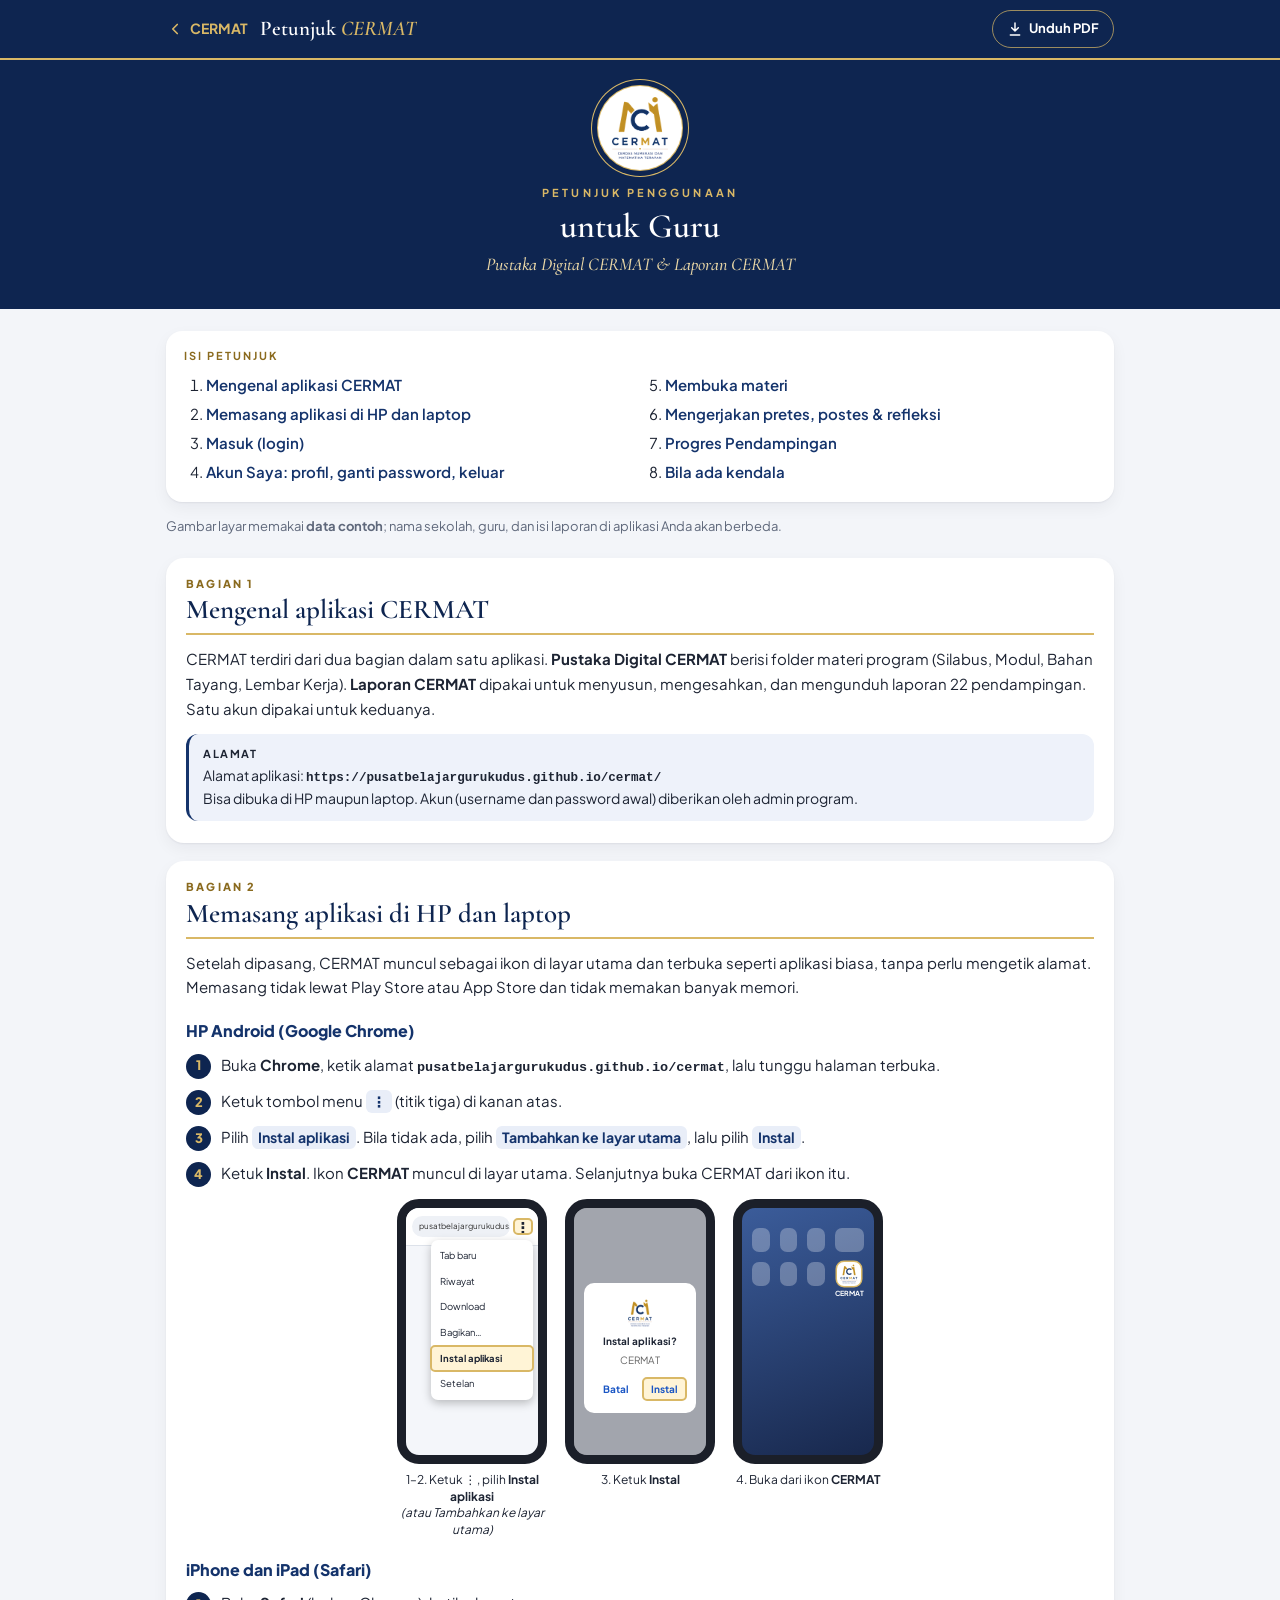
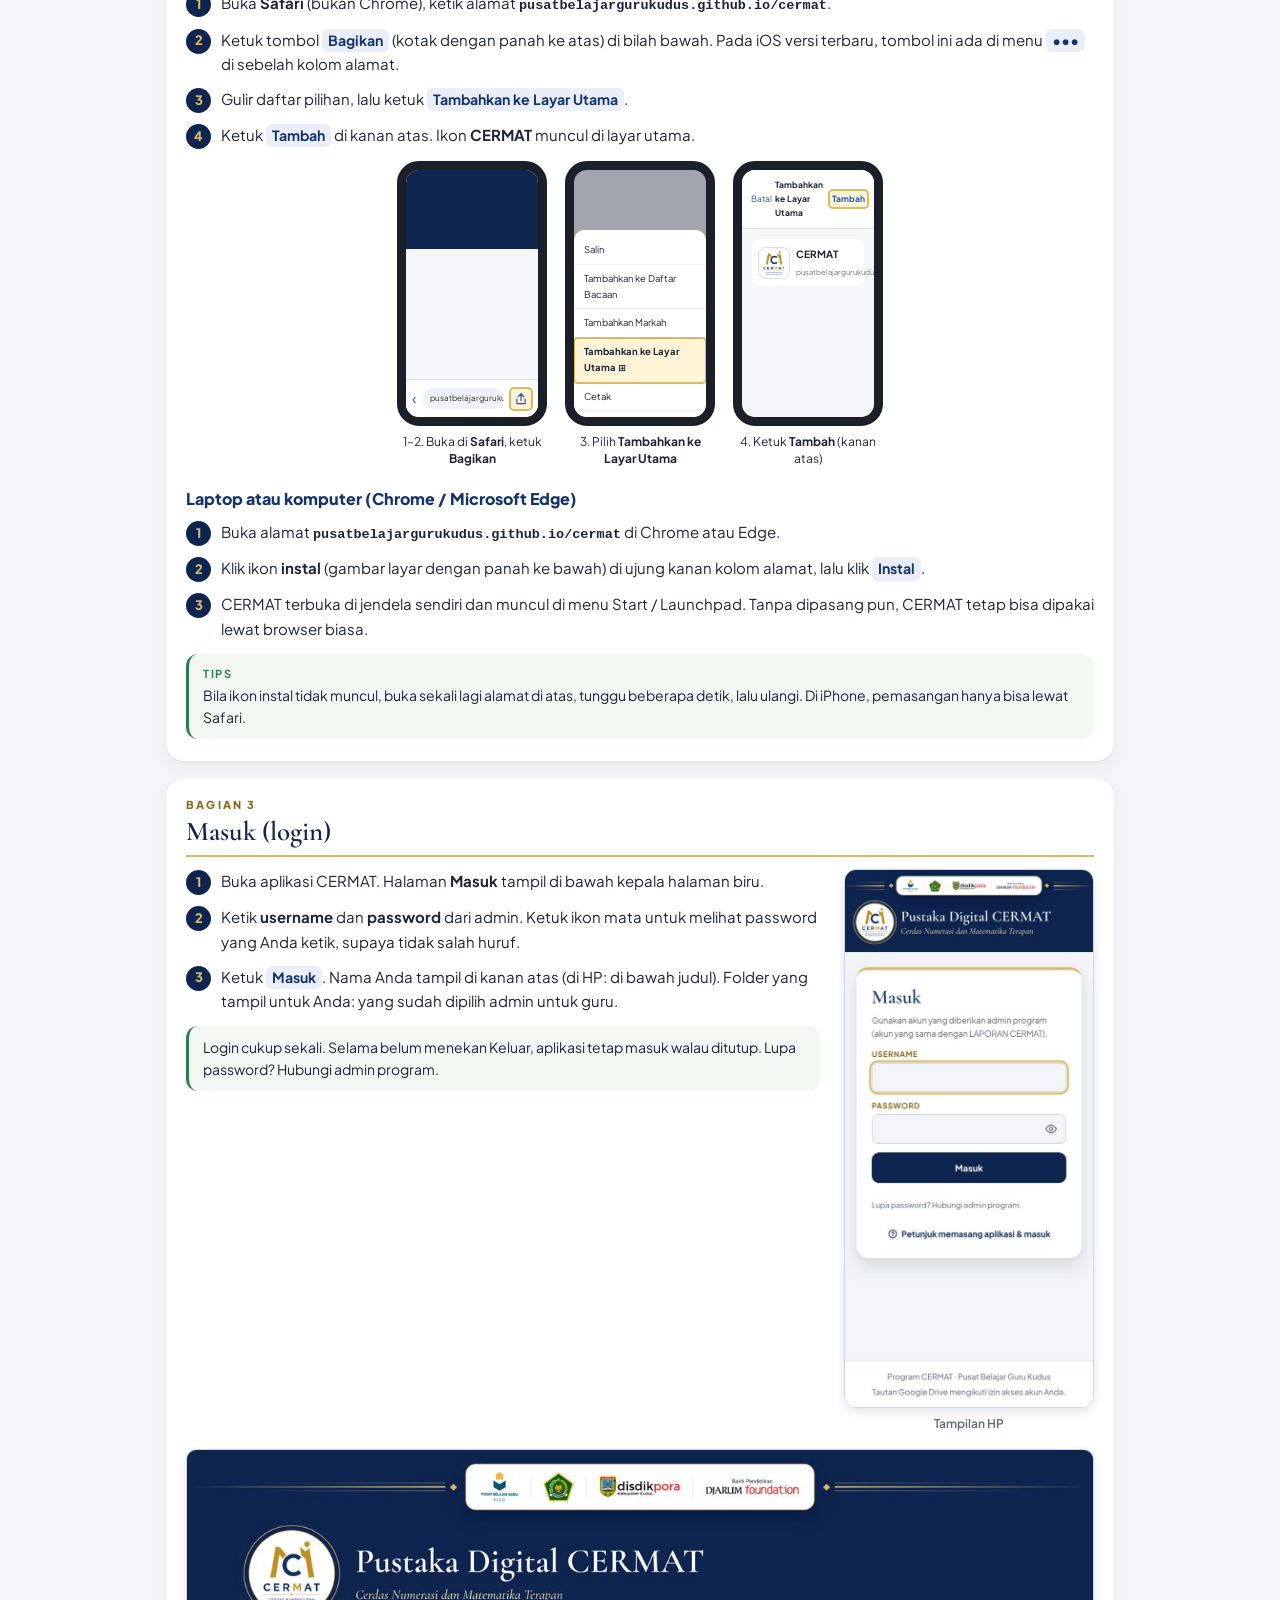
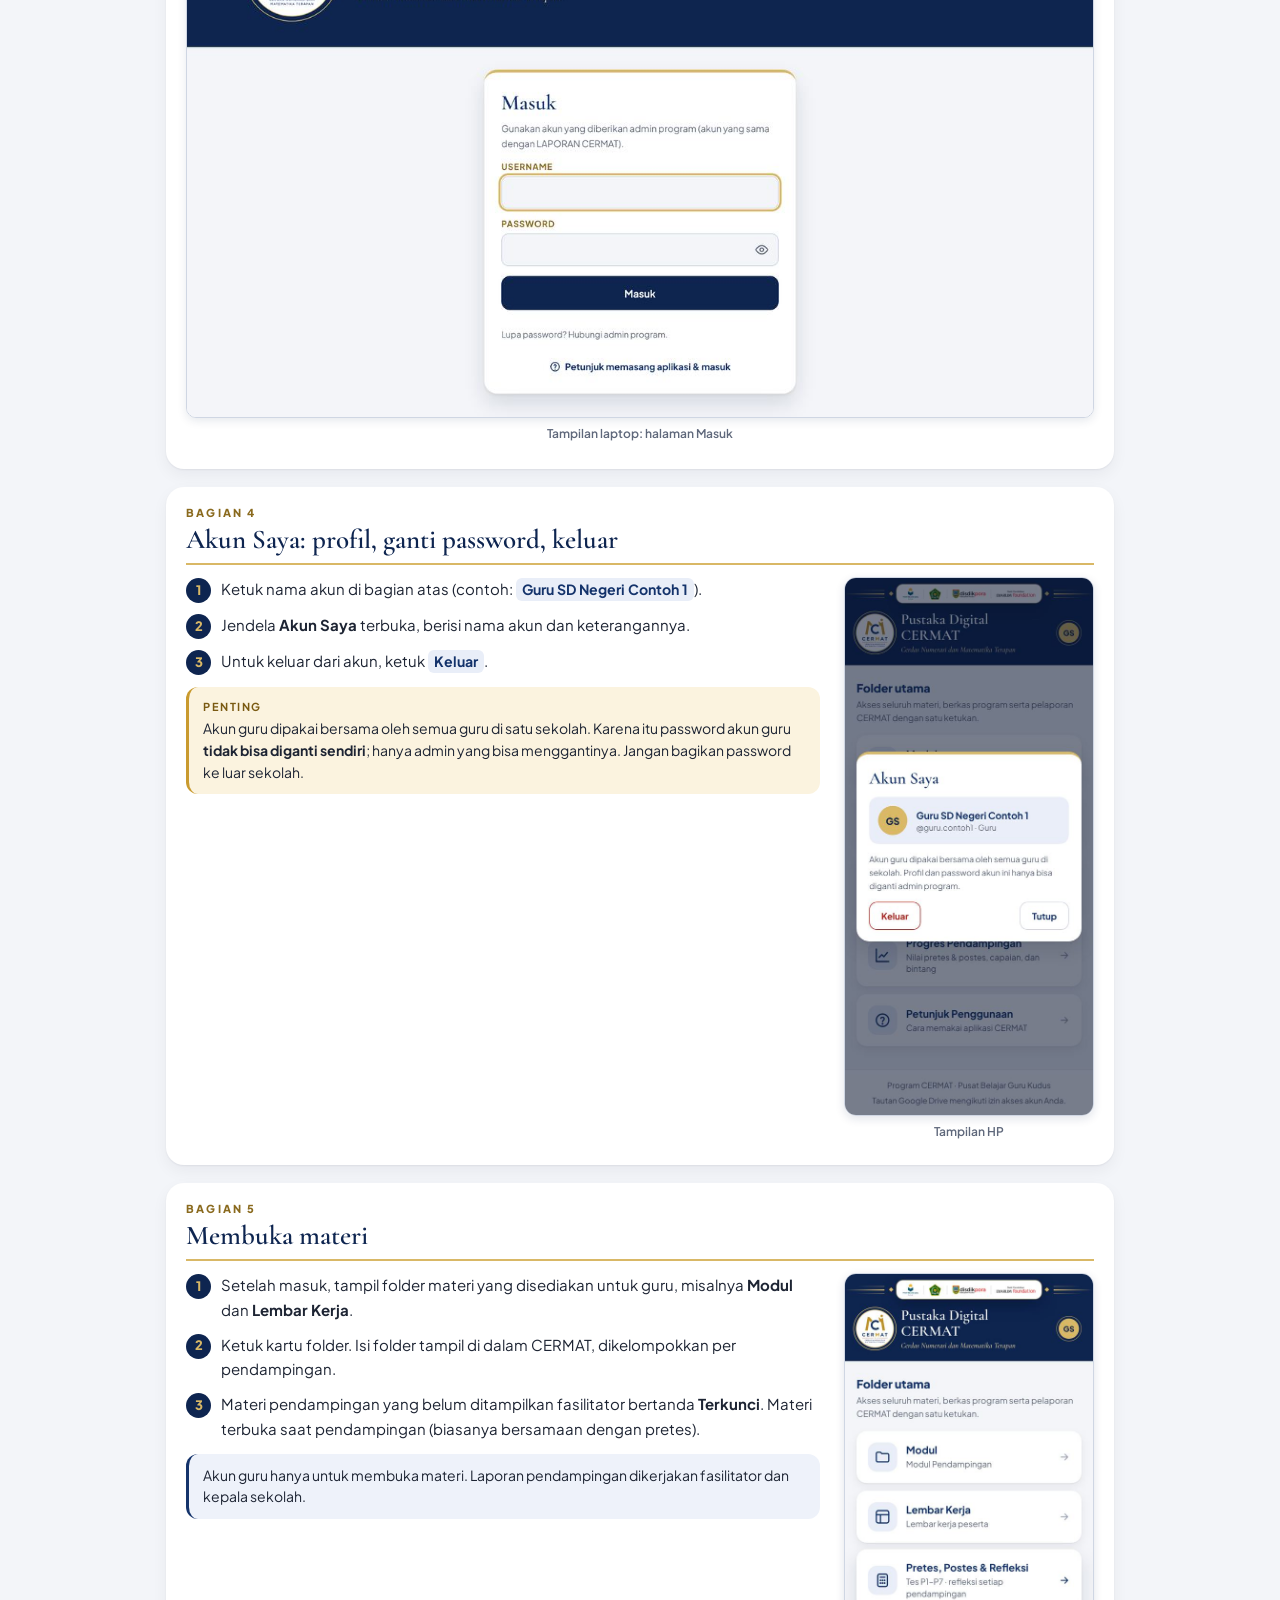
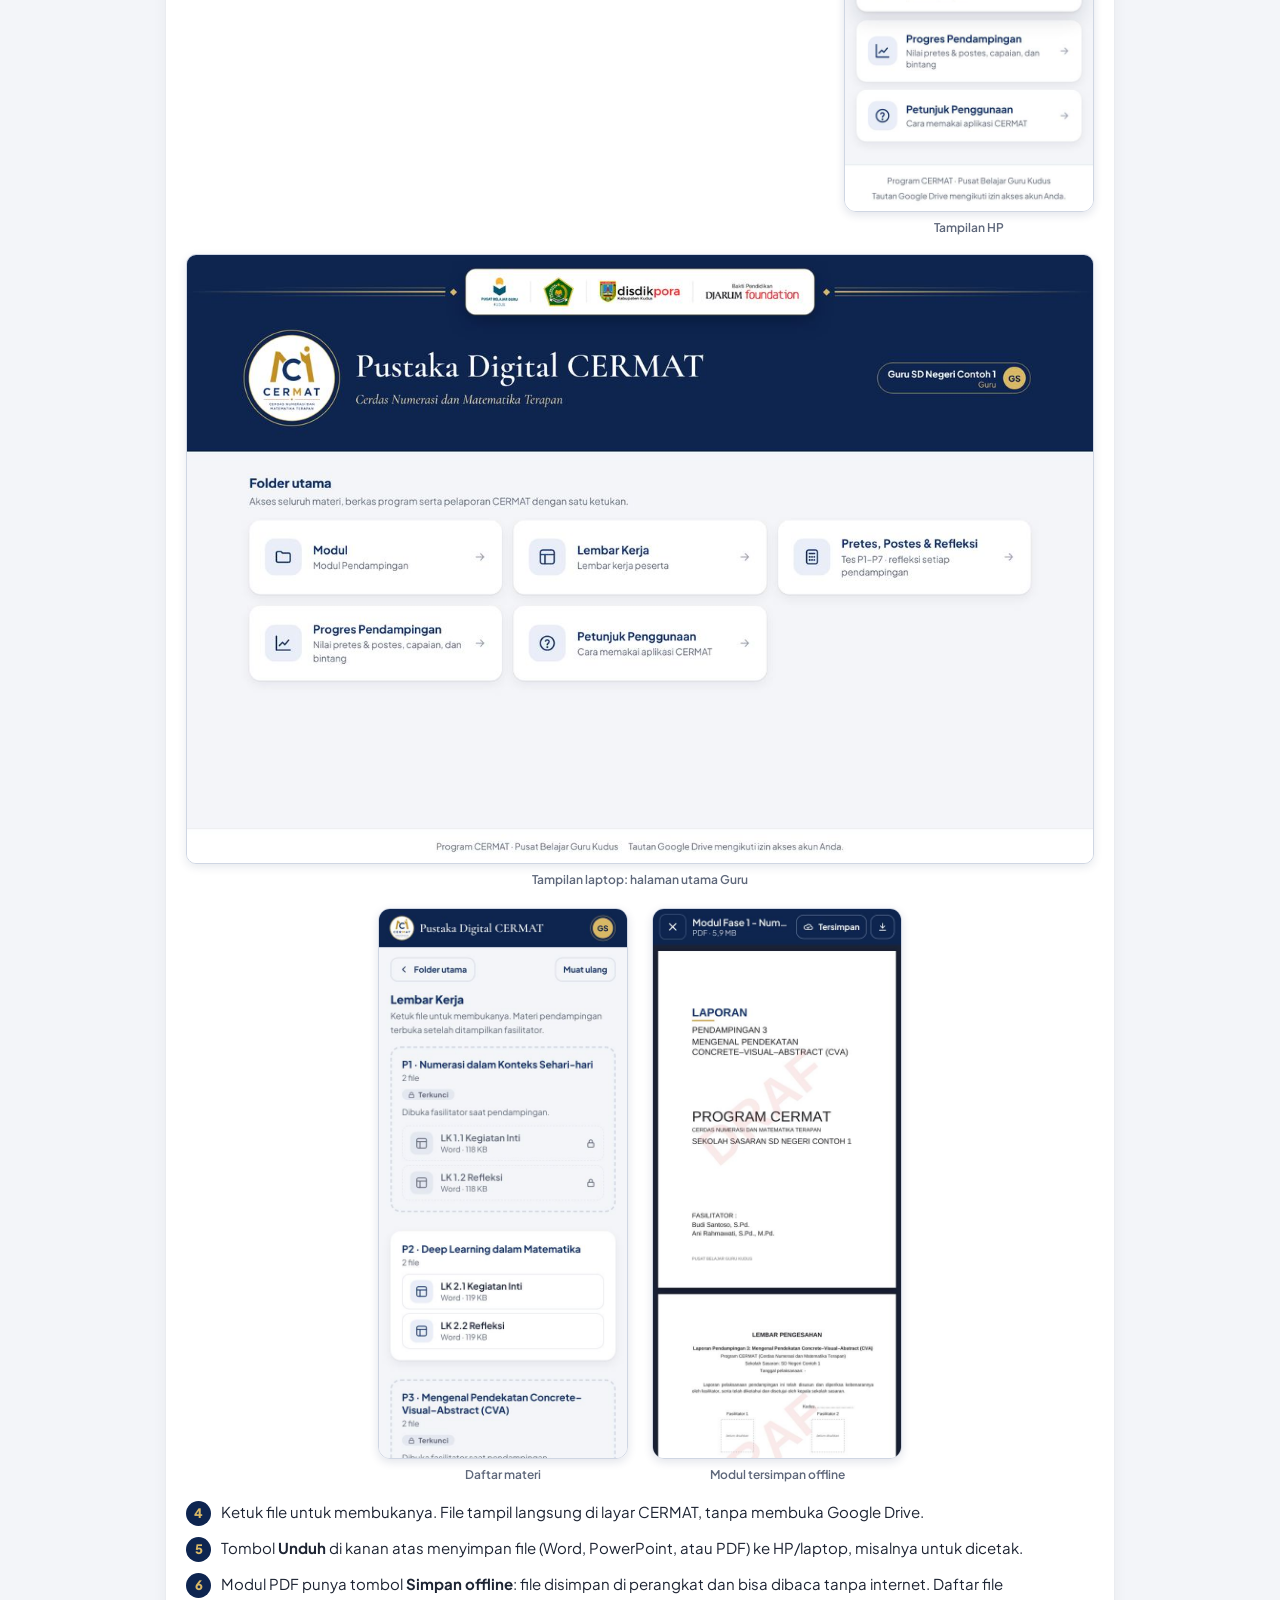
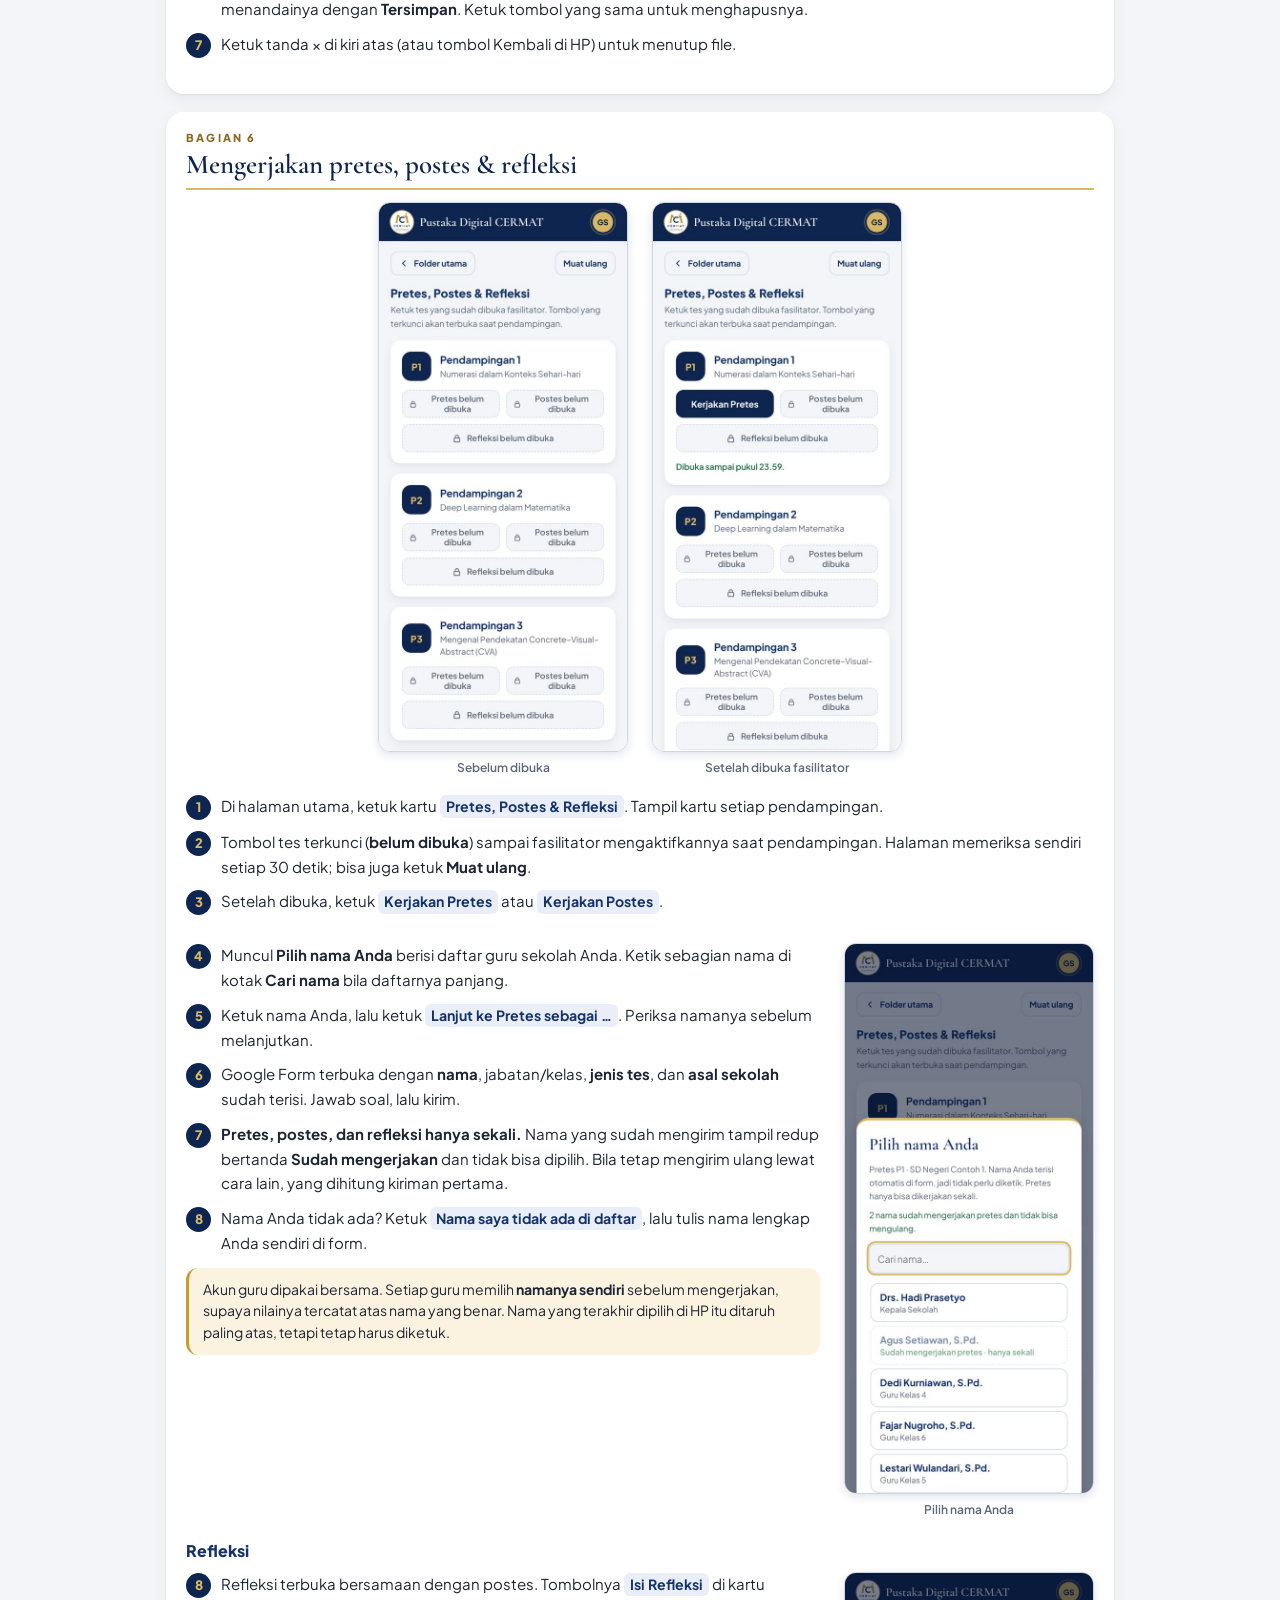
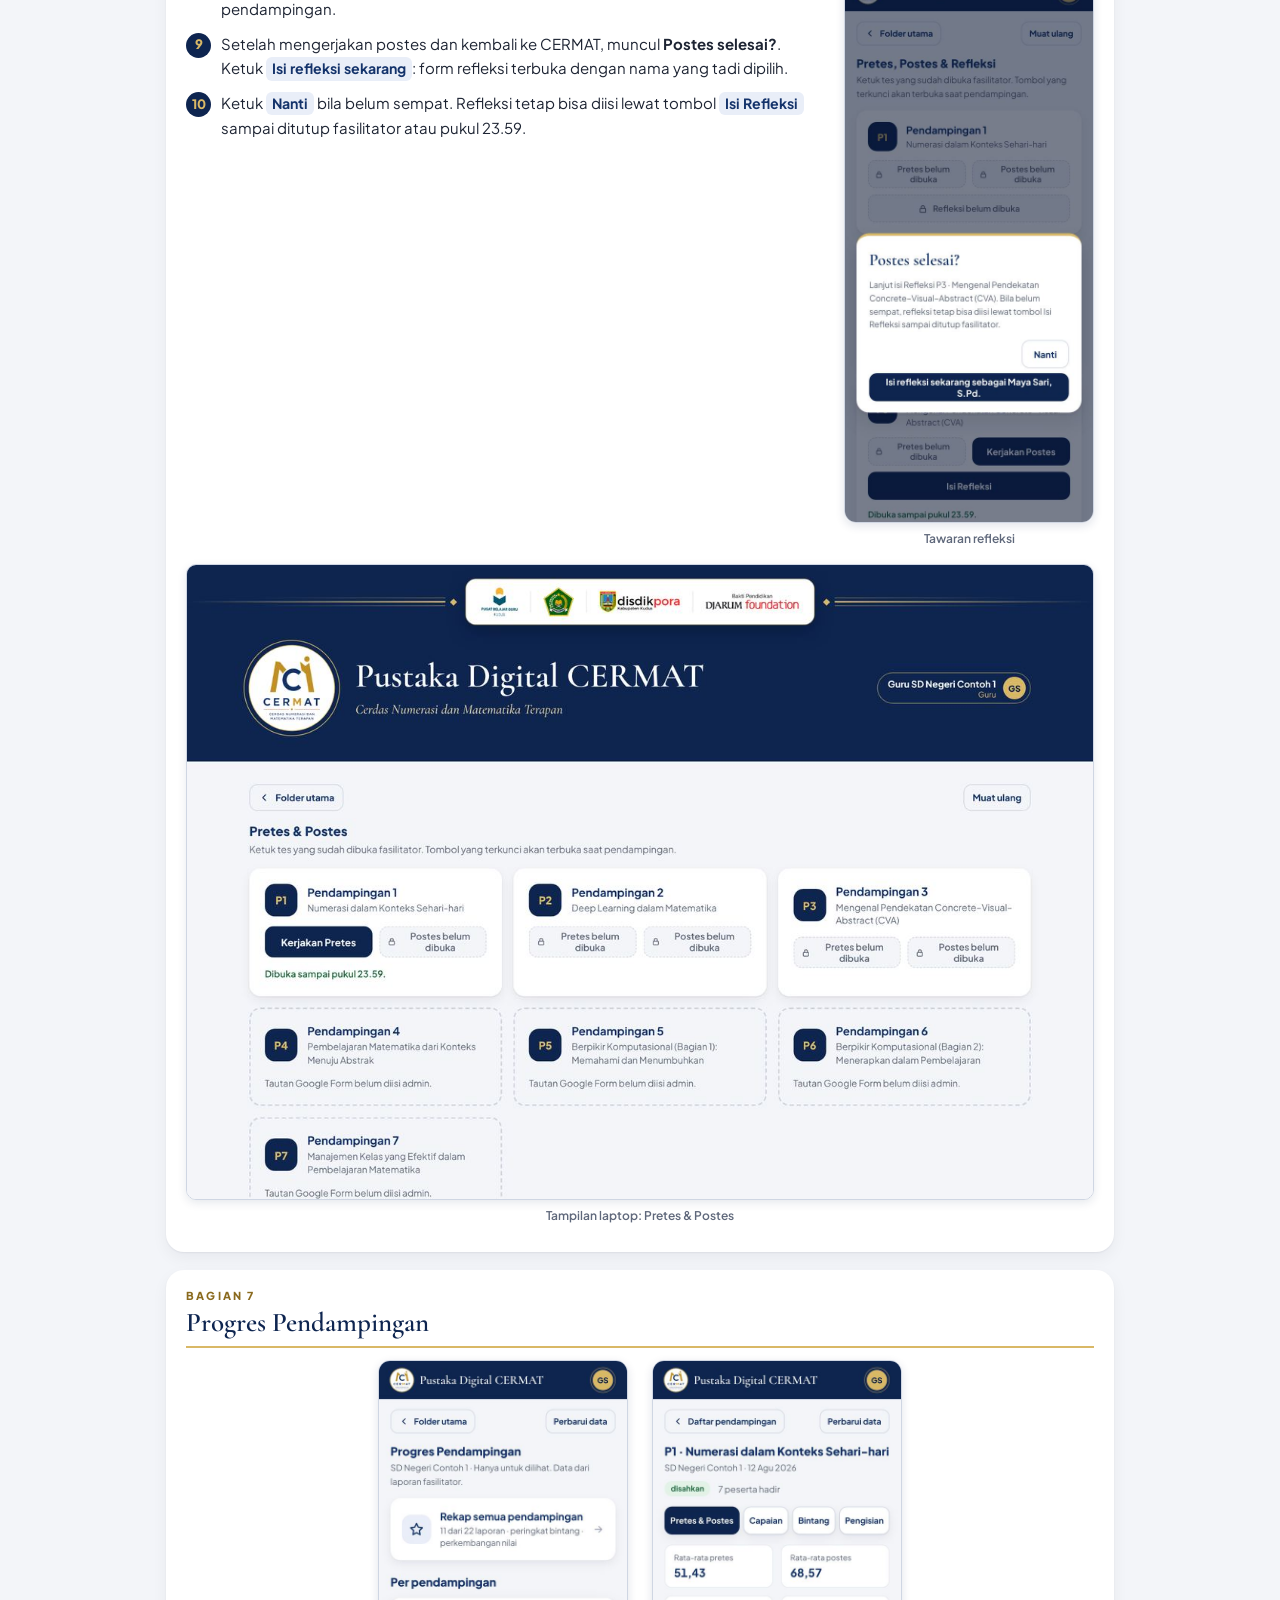
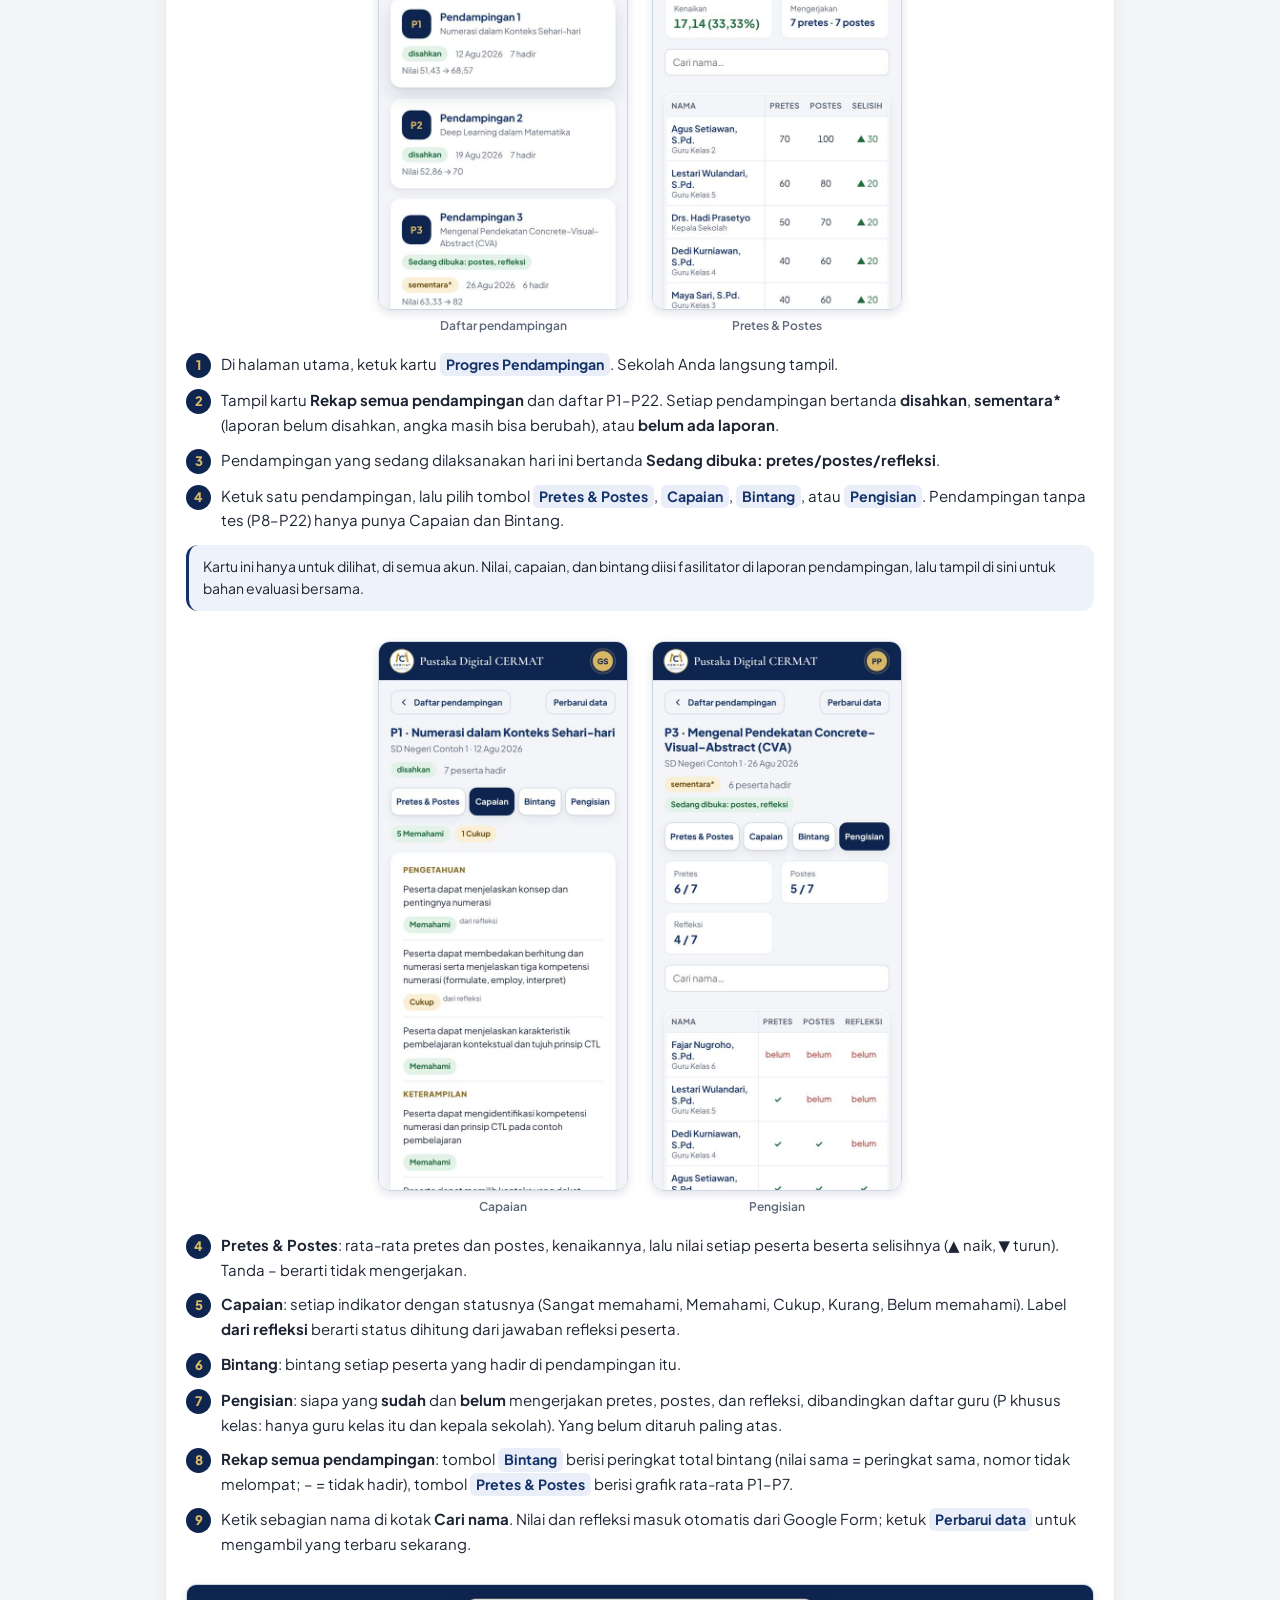
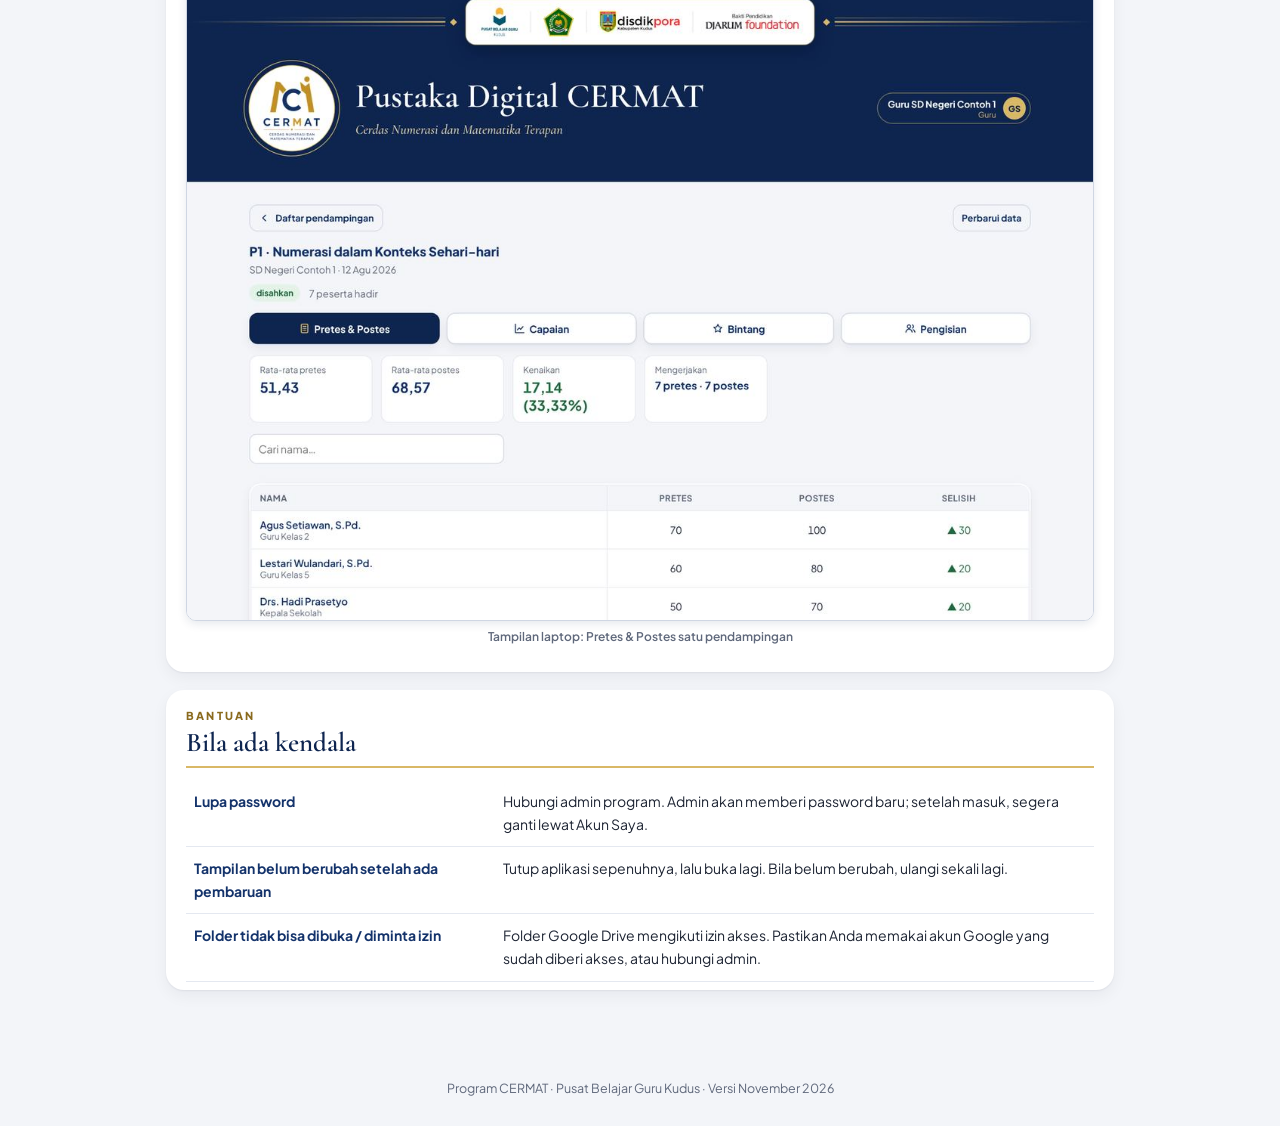
<file: panduan/guru.html>
<!doctype html><html lang="id"><head><meta charset="utf-8"><meta name="viewport" content="width=device-width,initial-scale=1,viewport-fit=cover">
<meta name="theme-color" content="#0E2550"><title>Petunjuk Guru · CERMAT</title><link rel="icon" href="img/icon-192.png"><link rel="stylesheet" href="panduan.css?v=1"></head>
<body><header class="bar"><div class="in"><a class="back" href="../"><svg width="18" height="18" viewBox="0 0 24 24" fill="none" stroke="currentColor" stroke-width="2.2" stroke-linecap="round" stroke-linejoin="round"><path d="M15 6l-6 6 6 6"/></svg>CERMAT</a><span class="t">Petunjuk <i>CERMAT</i></span><a class="pdf" href="pdf/Petunjuk_CERMAT_Guru.pdf" download><svg width="16" height="16" viewBox="0 0 24 24" fill="none" stroke="currentColor" stroke-width="2.2" stroke-linecap="round" stroke-linejoin="round"><path d="M12 3v12M7 10l5 5 5-5M5 21h14"/></svg><span>Unduh PDF</span></a></div></header>
<div class="hero"><div class="ro"><img src="img/logo.png" alt="Logo CERMAT"></div><div class="k">Petunjuk Penggunaan</div><h1>untuk Guru</h1><p>Pustaka Digital CERMAT &amp; Laporan CERMAT</p></div>
<main><nav class="toc"><b>Isi petunjuk</b><ol><li><a href="#mengenal-aplikasi-cermat">Mengenal aplikasi CERMAT</a></li><li><a href="#memasang-aplikasi-di-hp-dan-laptop">Memasang aplikasi di HP dan laptop</a></li><li><a href="#masuk-login">Masuk (login)</a></li><li><a href="#akun-saya-profil-ganti-password-keluar">Akun Saya: profil, ganti password, keluar</a></li><li><a href="#membuka-materi">Membuka materi</a></li><li><a href="#mengerjakan-pretes-postes-amp-refleksi">Mengerjakan pretes, postes &amp; refleksi</a></li><li><a href="#progres-pendampingan">Progres Pendampingan</a></li><li><a href="#bila-ada-kendala">Bila ada kendala</a></li></ol></nav><p class="data">Gambar layar memakai <b>data contoh</b>; nama sekolah, guru, dan isi laporan di aplikasi Anda akan berbeda.</p><section class="c"><h2 id="mengenal-aplikasi-cermat"><span class=kick>Bagian 1</span>Mengenal aplikasi CERMAT</h2><p>CERMAT terdiri dari dua bagian dalam satu aplikasi. <b>Pustaka Digital CERMAT</b> berisi folder materi program (Silabus, Modul, Bahan Tayang, Lembar Kerja). <b>Laporan CERMAT</b> dipakai untuk menyusun, mengesahkan, dan mengunduh laporan 22 pendampingan. Satu akun dipakai untuk keduanya.</p><div class="note info"><b>Alamat</b>Alamat aplikasi: <b class="mono">https://pusatbelajargurukudus.github.io/cermat/</b><br>Bisa dibuka di HP maupun laptop. Akun (username dan password awal) diberikan oleh admin program.</div></section><section class="c"><h2 id="memasang-aplikasi-di-hp-dan-laptop"><span class=kick>Bagian 2</span>Memasang aplikasi di HP dan laptop</h2><p>Setelah dipasang, CERMAT muncul sebagai ikon di layar utama dan terbuka seperti aplikasi biasa, tanpa perlu mengetik alamat. Memasang tidak lewat Play Store atau App Store dan tidak memakan banyak memori.</p><div class="blk"><h3>HP Android (Google Chrome)</h3><ol class="steps"><li><span class="n">1</span><div>Buka <b>Chrome</b>, ketik alamat <b class="mono">pusatbelajargurukudus.github.io/cermat</b>, lalu tunggu halaman terbuka.</div></li><li><span class="n">2</span><div>Ketuk tombol menu <span class="ui">&#8942;</span> (titik tiga) di kanan atas.</div></li><li><span class="n">3</span><div>Pilih <span class="ui">Instal aplikasi</span>. Bila tidak ada, pilih <span class="ui">Tambahkan ke layar utama</span>, lalu pilih <span class="ui">Instal</span>.</div></li><li><span class="n">4</span><div>Ketuk <b>Instal</b>. Ikon <b>CERMAT</b> muncul di layar utama. Selanjutnya buka CERMAT dari ikon itu.</div></li></ol><div class="ill">
 <div class="mock"><div class="scr">
   <div class="cbar"><span class="url">pusatbelajargurukudus.github.io/cermat</span><span class="dots hl">&#8942;</span></div>
   <div class="menu"><div>Tab baru</div><div>Riwayat</div><div>Download</div><div>Bagikan…</div><div class="hl">Instal aplikasi</div><div>Setelan</div></div>
 </div><div class="lab">1–2. Ketuk &#8942;, pilih <b>Instal aplikasi</b><br><i>(atau Tambahkan ke layar utama)</i></div></div>
 <div class="mock"><div class="scr dim">
   <div class="dlg"><img src="img/icon-192.png"><b>Instal aplikasi?</b><span>CERMAT</span><div class="db"><i>Batal</i><i class="hl">Instal</i></div></div>
 </div><div class="lab">3. Ketuk <b>Instal</b></div></div>
 <div class="mock"><div class="scr home">
   <div class="grid"><i></i><i></i><i></i><i></i><i></i><i></i><i></i><span class="app"><img src="img/icon-192.png"><em>CERMAT</em></span></div>
 </div><div class="lab">4. Buka dari ikon <b>CERMAT</b></div></div>
</div></div><div class="blk"><h3>iPhone dan iPad (Safari)</h3><ol class="steps"><li><span class="n">1</span><div>Buka <b>Safari</b> (bukan Chrome), ketik alamat <b class="mono">pusatbelajargurukudus.github.io/cermat</b>.</div></li><li><span class="n">2</span><div>Ketuk tombol <span class="ui">Bagikan</span> (kotak dengan panah ke atas) di bilah bawah. Pada iOS versi terbaru, tombol ini ada di menu <span class="ui">•••</span> di sebelah kolom alamat.</div></li><li><span class="n">3</span><div>Gulir daftar pilihan, lalu ketuk <span class="ui">Tambahkan ke Layar Utama</span>.</div></li><li><span class="n">4</span><div>Ketuk <span class="ui">Tambah</span> di kanan atas. Ikon <b>CERMAT</b> muncul di layar utama.</div></li></ol><div class="ill">
 <div class="mock"><div class="scr">
   <div class="page"></div>
   <div class="sbar"><span class="ic">&#8249;</span><span class="url">pusatbelajargurukudus.github.io/cermat</span><span class="share hl"><svg viewBox="0 0 24 24" width="14" height="14"><path d="M12 3v12M7 8l5-5 5 5M5 12v8h14v-8" fill="none" stroke="currentColor" stroke-width="2" stroke-linecap="round" stroke-linejoin="round"/></svg></span></div>
 </div><div class="lab">1–2. Buka di <b>Safari</b>, ketuk <b>Bagikan</b></div></div>
 <div class="mock"><div class="scr dim">
   <div class="sheet"><div>Salin</div><div>Tambahkan ke Daftar Bacaan</div><div>Tambahkan Markah</div><div class="hl">Tambahkan ke Layar Utama &#8862;</div><div>Cetak</div></div>
 </div><div class="lab">3. Pilih <b>Tambahkan ke Layar Utama</b></div></div>
 <div class="mock"><div class="scr">
   <div class="addbar"><i>Batal</i><b>Tambahkan ke Layar Utama</b><i class="hl">Tambah</i></div>
   <div class="addrow"><img src="img/icon-192.png"><span>CERMAT<br><small>pusatbelajargurukudus.github.io/cermat</small></span></div>
 </div><div class="lab">4. Ketuk <b>Tambah</b> (kanan atas)</div></div>
</div></div><div class="blk"><h3>Laptop atau komputer (Chrome / Microsoft Edge)</h3><ol class="steps"><li><span class="n">1</span><div>Buka alamat <b class="mono">pusatbelajargurukudus.github.io/cermat</b> di Chrome atau Edge.</div></li><li><span class="n">2</span><div>Klik ikon <b>instal</b> (gambar layar dengan panah ke bawah) di ujung kanan kolom alamat, lalu klik <span class="ui">Instal</span>.</div></li><li><span class="n">3</span><div>CERMAT terbuka di jendela sendiri dan muncul di menu Start / Launchpad. Tanpa dipasang pun, CERMAT tetap bisa dipakai lewat browser biasa.</div></li></ol></div><div class="note tip"><b>Tips</b>Bila ikon instal tidak muncul, buka sekali lagi alamat di atas, tunggu beberapa detik, lalu ulangi. Di iPhone, pemasangan hanya bisa lewat Safari.</div></section><section class="c"><h2 id="masuk-login"><span class=kick>Bagian 3</span>Masuk (login)</h2><div class="pair"><div class="pt"><ol class="steps"><li><span class="n">1</span><div>Buka aplikasi CERMAT. Halaman <b>Masuk</b> tampil di bawah kepala halaman biru.</div></li><li><span class="n">2</span><div>Ketik <b>username</b> dan <b>password</b> dari admin. Ketuk ikon mata untuk melihat password yang Anda ketik, supaya tidak salah huruf.</div></li><li><span class="n">3</span><div>Ketuk <span class="ui">Masuk</span>. Nama Anda tampil di kanan atas (di HP: di bawah judul). Folder yang tampil untuk Anda: yang sudah dipilih admin untuk guru.</div></li></ol><div class="note tip">Login cukup sekali. Selama belum menekan Keluar, aplikasi tetap masuk walau ditutup. Lupa password? Hubungi admin program.</div></div><figure class="ph"><img src="img/c_login.jpg"><figcaption>Tampilan HP</figcaption></figure></div><figure class="wide"><img src="img/D_login.jpg"><figcaption>Tampilan laptop: halaman Masuk</figcaption></figure></section><section class="c"><h2 id="akun-saya-profil-ganti-password-keluar"><span class=kick>Bagian 4</span>Akun Saya: profil, ganti password, keluar</h2><div class="pair"><div class="pt"><ol class="steps"><li><span class="n">1</span><div>Ketuk nama akun di bagian atas (contoh: <span class="ui">Guru SD Negeri Contoh 1</span>).</div></li><li><span class="n">2</span><div>Jendela <b>Akun Saya</b> terbuka, berisi nama akun dan keterangannya.</div></li><li><span class="n">3</span><div>Untuk keluar dari akun, ketuk <span class="ui">Keluar</span>.</div></li></ol><div class="note warn"><b>Penting</b>Akun guru dipakai bersama oleh semua guru di satu sekolah. Karena itu password akun guru <b>tidak bisa diganti sendiri</b>; hanya admin yang bisa menggantinya. Jangan bagikan password ke luar sekolah.</div></div><figure class="ph"><img src="img/g_akun.jpg"><figcaption>Tampilan HP</figcaption></figure></div></section><section class="c"><h2 id="membuka-materi"><span class=kick>Bagian 5</span>Membuka materi</h2><div class="pair"><div class="pt"><ol class="steps"><li><span class="n">1</span><div>Setelah masuk, tampil folder materi yang disediakan untuk guru, misalnya <b>Modul</b> dan <b>Lembar Kerja</b>.</div></li><li><span class="n">2</span><div>Ketuk kartu folder. Isi folder tampil di dalam CERMAT, dikelompokkan per pendampingan.</div></li><li><span class="n">3</span><div>Materi pendampingan yang belum ditampilkan fasilitator bertanda <b>Terkunci</b>. Materi terbuka saat pendampingan (biasanya bersamaan dengan pretes).</div></li></ol><div class="note info">Akun guru hanya untuk membuka materi. Laporan pendampingan dikerjakan fasilitator dan kepala sekolah.</div></div><figure class="ph"><img src="img/g_portal.jpg"><figcaption>Tampilan HP</figcaption></figure></div><figure class="wide"><img src="img/D_portal_guru.jpg"><figcaption>Tampilan laptop: halaman utama Guru</figcaption></figure><div class="twoph"><figure class="ph"><img src="img/m_guru.jpg"><figcaption>Daftar materi</figcaption></figure><figure class="ph"><img src="img/m_offline.jpg"><figcaption>Modul tersimpan offline</figcaption></figure></div><div class="pair"><div class="pt"><ol class="steps"><li><span class="n">4</span><div>Ketuk file untuk membukanya. File tampil langsung di layar CERMAT, tanpa membuka Google Drive.</div></li><li><span class="n">5</span><div>Tombol <b>Unduh</b> di kanan atas menyimpan file (Word, PowerPoint, atau PDF) ke HP/laptop, misalnya untuk dicetak.</div></li><li><span class="n">6</span><div>Modul PDF punya tombol <b>Simpan offline</b>: file disimpan di perangkat dan bisa dibaca tanpa internet. Daftar file menandainya dengan <b>Tersimpan</b>. Ketuk tombol yang sama untuk menghapusnya.</div></li><li><span class="n">7</span><div>Ketuk tanda × di kiri atas (atau tombol Kembali di HP) untuk menutup file.</div></li></ol></div></div></section><section class="c"><h2 id="mengerjakan-pretes-postes-amp-refleksi"><span class=kick>Bagian 6</span>Mengerjakan pretes, postes &amp; refleksi</h2><div class="twoph"><figure class="ph"><img src="img/t_guru_kunci.jpg"><figcaption>Sebelum dibuka</figcaption></figure><figure class="ph"><img src="img/t_guru_buka.jpg"><figcaption>Setelah dibuka fasilitator</figcaption></figure></div><div class="pair"><div class="pt"><ol class="steps"><li><span class="n">1</span><div>Di halaman utama, ketuk kartu <span class="ui">Pretes, Postes &amp; Refleksi</span>. Tampil kartu setiap pendampingan.</div></li><li><span class="n">2</span><div>Tombol tes terkunci (<b>belum dibuka</b>) sampai fasilitator mengaktifkannya saat pendampingan. Halaman memeriksa sendiri setiap 30 detik; bisa juga ketuk <b>Muat ulang</b>.</div></li><li><span class="n">3</span><div>Setelah dibuka, ketuk <span class="ui">Kerjakan Pretes</span> atau <span class="ui">Kerjakan Postes</span>.</div></li></ol></div></div><div class="pair"><div class="pt"><ol class="steps"><li><span class="n">4</span><div>Muncul <b>Pilih nama Anda</b> berisi daftar guru sekolah Anda. Ketik sebagian nama di kotak <b>Cari nama</b> bila daftarnya panjang.</div></li><li><span class="n">5</span><div>Ketuk nama Anda, lalu ketuk <span class="ui">Lanjut ke Pretes sebagai …</span>. Periksa namanya sebelum melanjutkan.</div></li><li><span class="n">6</span><div>Google Form terbuka dengan <b>nama</b>, jabatan/kelas, <b>jenis tes</b>, dan <b>asal sekolah</b> sudah terisi. Jawab soal, lalu kirim.</div></li><li><span class="n">7</span><div><b>Pretes, postes, dan refleksi hanya sekali.</b> Nama yang sudah mengirim tampil redup bertanda <b>Sudah mengerjakan</b> dan tidak bisa dipilih. Bila tetap mengirim ulang lewat cara lain, yang dihitung kiriman pertama.</div></li><li><span class="n">8</span><div>Nama Anda tidak ada? Ketuk <span class="ui">Nama saya tidak ada di daftar</span>, lalu tulis nama lengkap Anda sendiri di form.</div></li></ol><div class="note warn">Akun guru dipakai bersama. Setiap guru memilih <strong>namanya sendiri</strong> sebelum mengerjakan, supaya nilainya tercatat atas nama yang benar. Nama yang terakhir dipilih di HP itu ditaruh paling atas, tetapi tetap harus diketuk.</div></div><figure class="ph"><img src="img/o_pilih.jpg"><figcaption>Pilih nama Anda</figcaption></figure></div><h3>Refleksi</h3><div class="pair"><div class="pt"><ol class="steps"><li><span class="n">8</span><div>Refleksi terbuka bersamaan dengan postes. Tombolnya <span class="ui">Isi Refleksi</span> di kartu pendampingan.</div></li><li><span class="n">9</span><div>Setelah mengerjakan postes dan kembali ke CERMAT, muncul <b>Postes selesai?</b>. Ketuk <span class="ui">Isi refleksi sekarang</span>: form refleksi terbuka dengan nama yang tadi dipilih.</div></li><li><span class="n">10</span><div>Ketuk <span class="ui">Nanti</span> bila belum sempat. Refleksi tetap bisa diisi lewat tombol <span class="ui">Isi Refleksi</span> sampai ditutup fasilitator atau pukul 23.59.</div></li></ol></div><figure class="ph"><img src="img/r_tawar.jpg"><figcaption>Tawaran refleksi</figcaption></figure></div><figure class="wide"><img src="img/D_tes_guru.jpg"><figcaption>Tampilan laptop: Pretes &amp; Postes</figcaption></figure></section><section class="c"><h2 id="progres-pendampingan"><span class=kick>Bagian 7</span>Progres Pendampingan</h2><div class="twoph"><figure class="ph"><img src="img/pg_daftar.jpg"><figcaption>Daftar pendampingan</figcaption></figure><figure class="ph"><img src="img/pg_nilai.jpg"><figcaption>Pretes &amp; Postes</figcaption></figure></div><div class="pair"><div class="pt"><ol class="steps"><li><span class="n">1</span><div>Di halaman utama, ketuk kartu <span class="ui">Progres Pendampingan</span>. Sekolah Anda langsung tampil.</div></li><li><span class="n">2</span><div>Tampil kartu <b>Rekap semua pendampingan</b> dan daftar P1–P22. Setiap pendampingan bertanda <b>disahkan</b>, <b>sementara*</b> (laporan belum disahkan, angka masih bisa berubah), atau <b>belum ada laporan</b>.</div></li><li><span class="n">3</span><div>Pendampingan yang sedang dilaksanakan hari ini bertanda <b>Sedang dibuka: pretes/postes/refleksi</b>.</div></li><li><span class="n">4</span><div>Ketuk satu pendampingan, lalu pilih tombol <span class="ui">Pretes &amp; Postes</span>, <span class="ui">Capaian</span>, <span class="ui">Bintang</span>, atau <span class="ui">Pengisian</span>. Pendampingan tanpa tes (P8–P22) hanya punya Capaian dan Bintang.</div></li></ol><div class="note info">Kartu ini hanya untuk dilihat, di semua akun. Nilai, capaian, dan bintang diisi fasilitator di laporan pendampingan, lalu tampil di sini untuk bahan evaluasi bersama.</div></div></div><div class="twoph"><figure class="ph"><img src="img/pg_capaian.jpg"><figcaption>Capaian</figcaption></figure><figure class="ph"><img src="img/pg_isi.jpg"><figcaption>Pengisian</figcaption></figure></div><div class="pair"><div class="pt"><ol class="steps"><li><span class="n">4</span><div><b>Pretes &amp; Postes</b>: rata-rata pretes dan postes, kenaikannya, lalu nilai setiap peserta beserta selisihnya (▲ naik, ▼ turun). Tanda – berarti tidak mengerjakan.</div></li><li><span class="n">5</span><div><b>Capaian</b>: setiap indikator dengan statusnya (Sangat memahami, Memahami, Cukup, Kurang, Belum memahami). Label <b>dari refleksi</b> berarti status dihitung dari jawaban refleksi peserta.</div></li><li><span class="n">6</span><div><b>Bintang</b>: bintang setiap peserta yang hadir di pendampingan itu.</div></li><li><span class="n">7</span><div><b>Pengisian</b>: siapa yang <b>sudah</b> dan <b>belum</b> mengerjakan pretes, postes, dan refleksi, dibandingkan daftar guru (P khusus kelas: hanya guru kelas itu dan kepala sekolah). Yang belum ditaruh paling atas.</div></li><li><span class="n">8</span><div><b>Rekap semua pendampingan</b>: tombol <span class="ui">Bintang</span> berisi peringkat total bintang (nilai sama = peringkat sama, nomor tidak melompat; – = tidak hadir), tombol <span class="ui">Pretes &amp; Postes</span> berisi grafik rata-rata P1–P7.</div></li><li><span class="n">9</span><div>Ketik sebagian nama di kotak <b>Cari nama</b>. Nilai dan refleksi masuk otomatis dari Google Form; ketuk <span class="ui">Perbarui data</span> untuk mengambil yang terbaru sekarang.</div></li></ol></div></div><figure class="wide"><img src="img/D_progres_nilai.jpg"><figcaption>Tampilan laptop: Pretes &amp; Postes satu pendampingan</figcaption></figure><div class="blk"></section><section class="c"><h2 id="bila-ada-kendala"><span class=kick>Bantuan</span>Bila ada kendala</h2><table class="faq"><tr><th>Lupa password</th><td>Hubungi admin program. Admin akan memberi password baru; setelah masuk, segera ganti lewat Akun Saya.</td></tr><tr><th>Tampilan belum berubah setelah ada pembaruan</th><td>Tutup aplikasi sepenuhnya, lalu buka lagi. Bila belum berubah, ulangi sekali lagi.</td></tr><tr><th>Folder tidak bisa dibuka / diminta izin</th><td>Folder Google Drive mengikuti izin akses. Pastikan Anda memakai akun Google yang sudah diberi akses, atau hubungi admin.</td></tr></table></div></section></main>
<div class="ft">Program CERMAT · Pusat Belajar Guru Kudus · Versi November 2026</div></body></html>
</file>
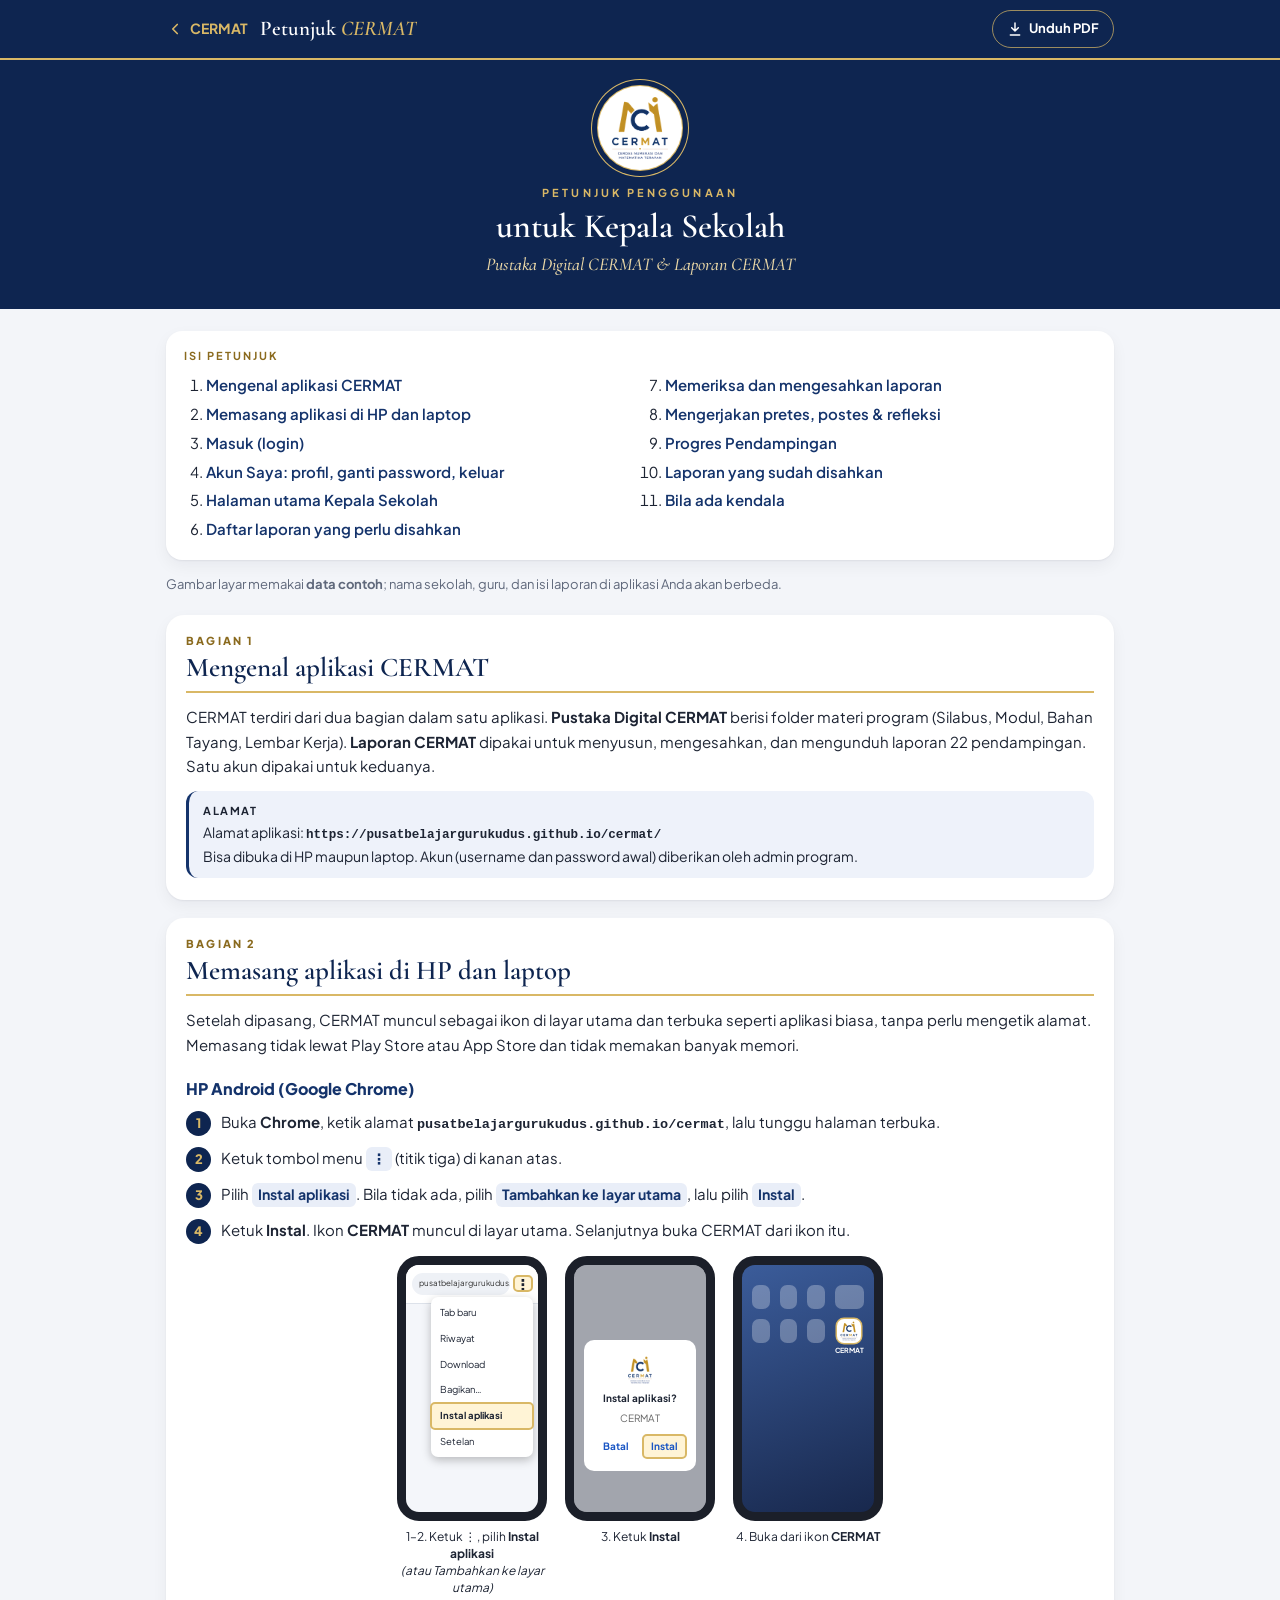
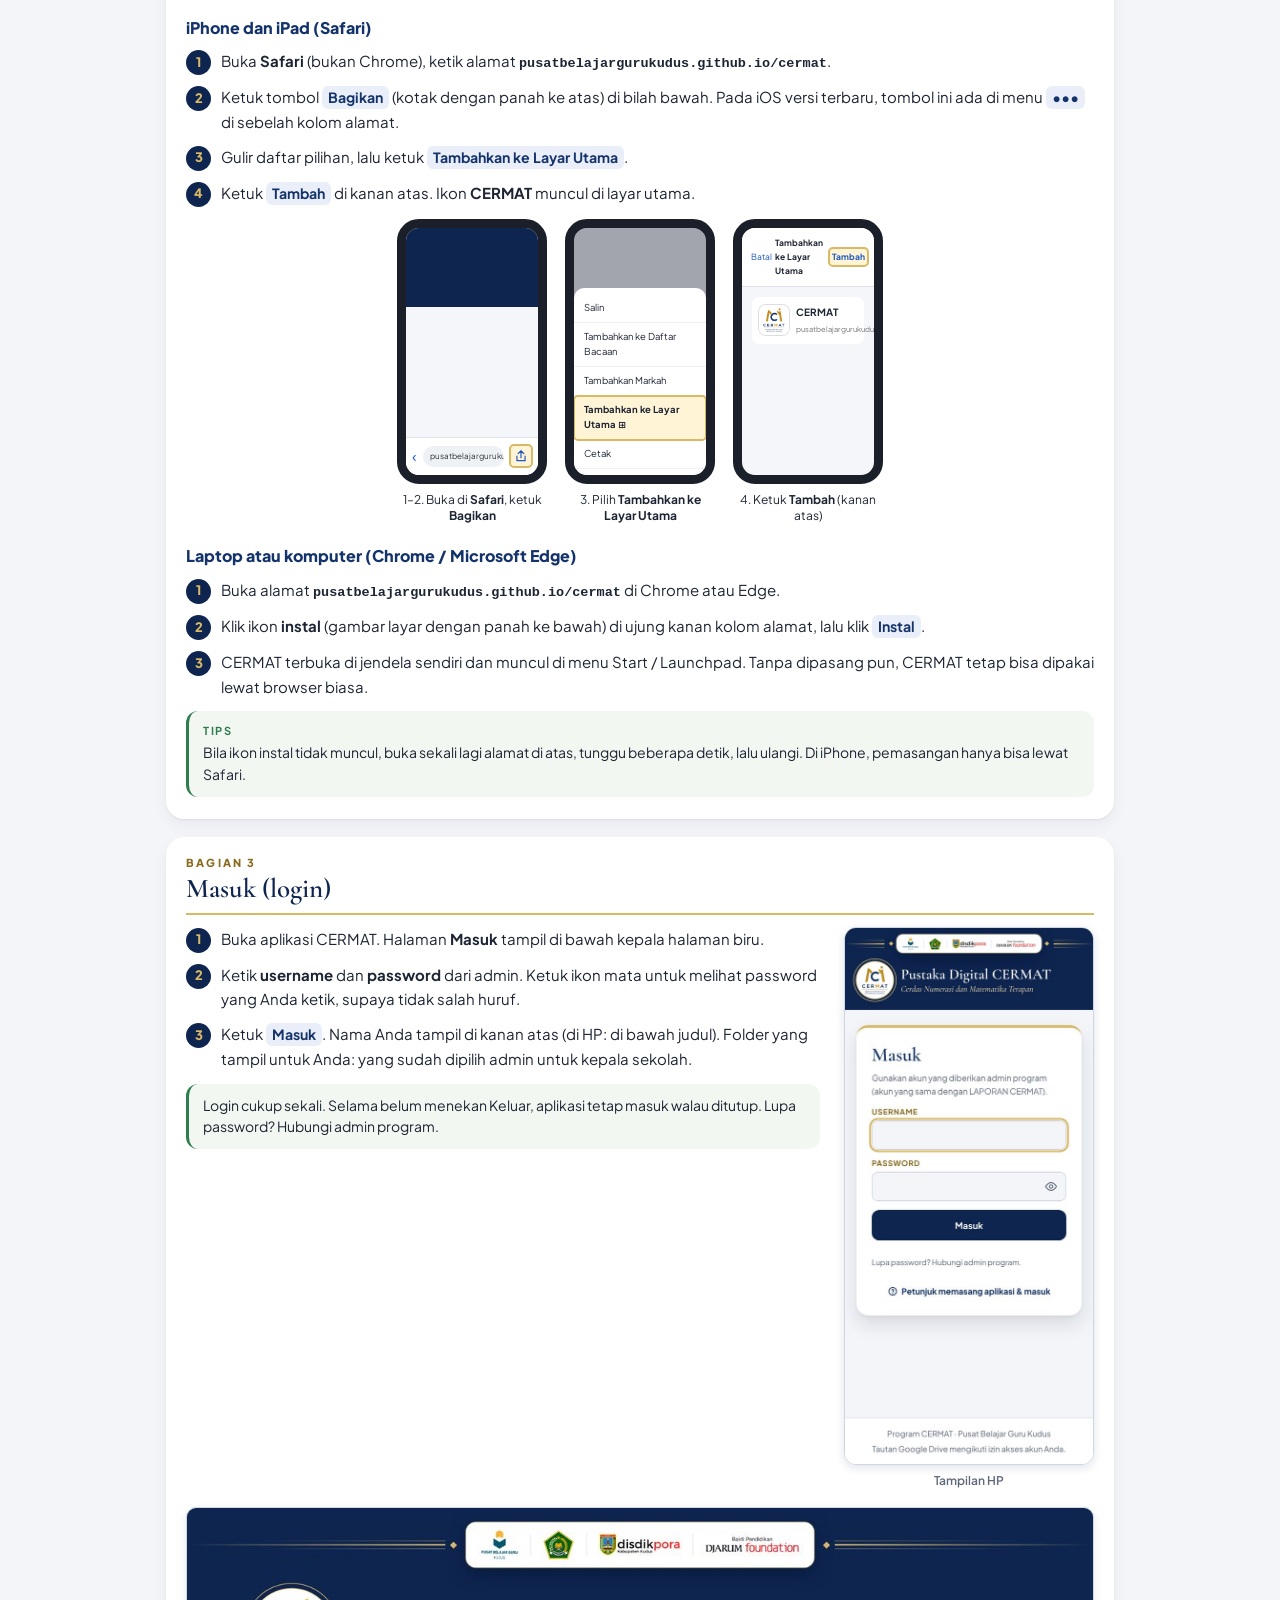
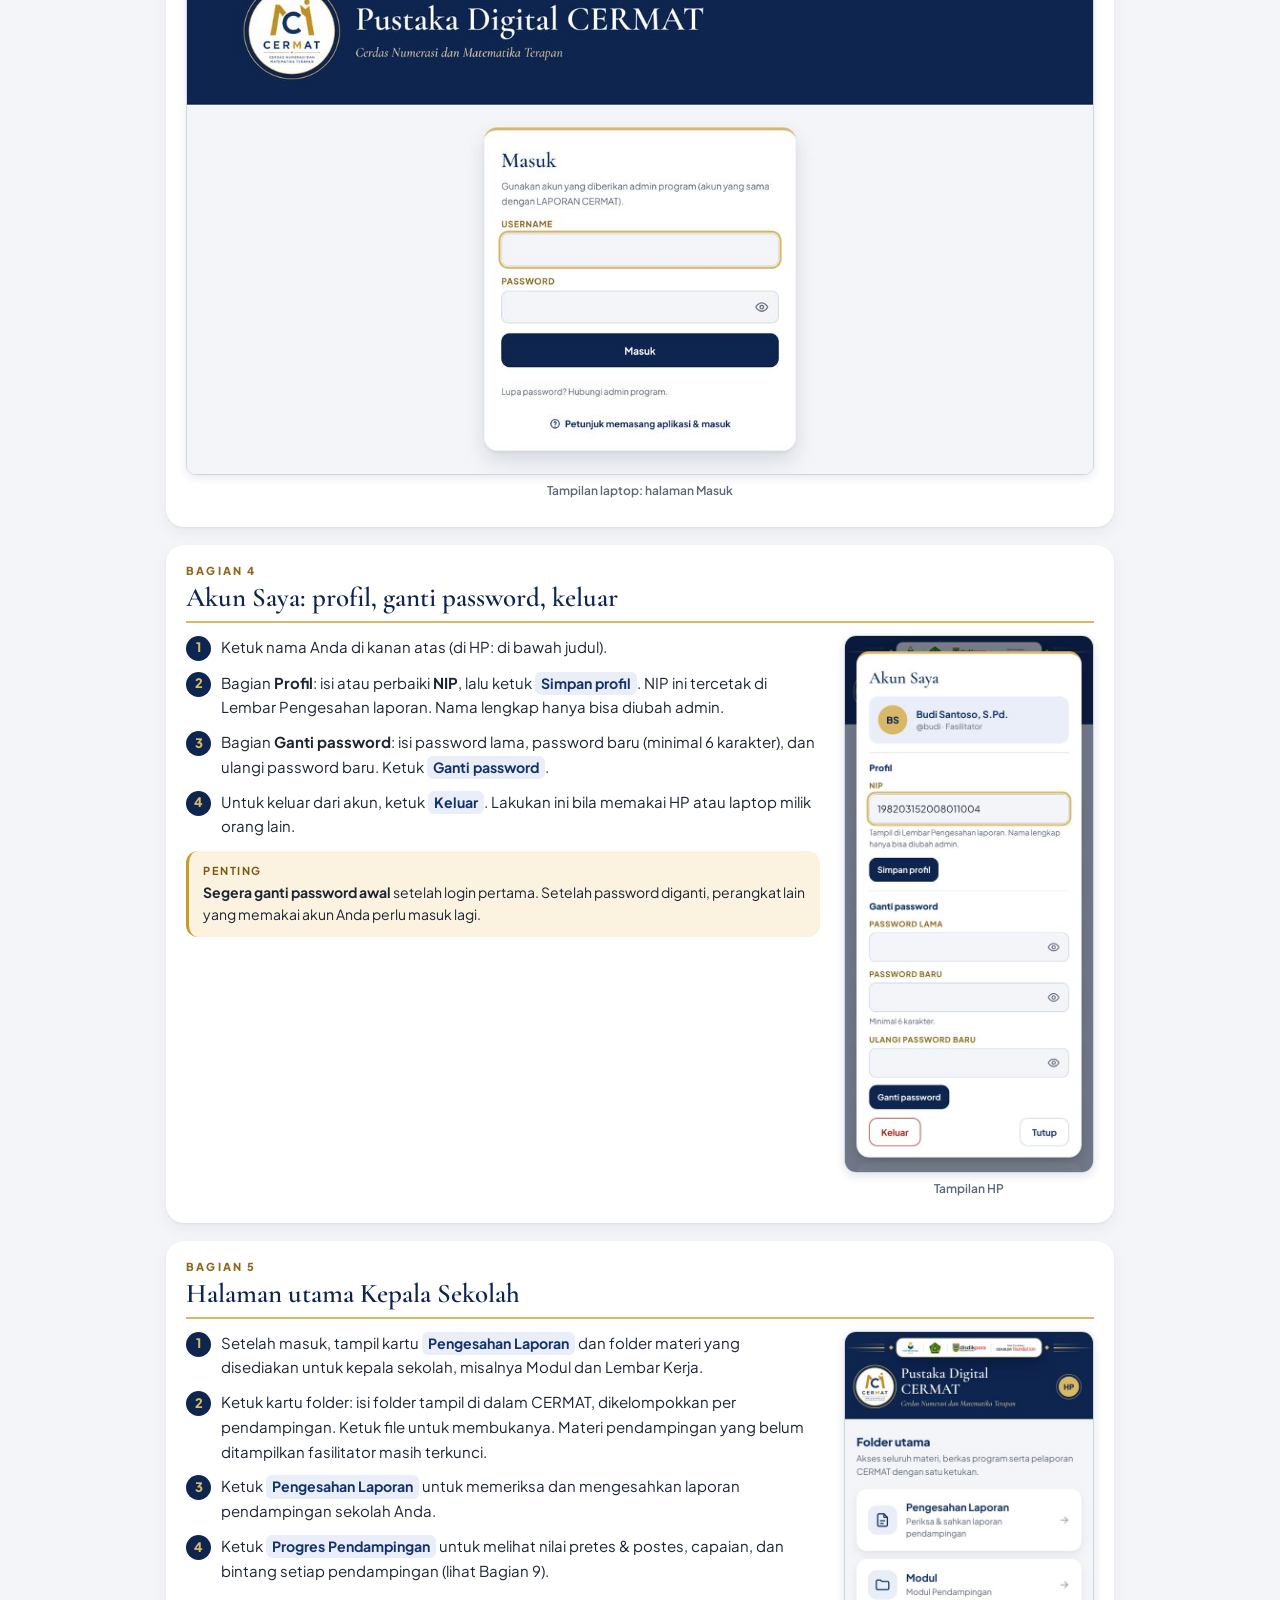
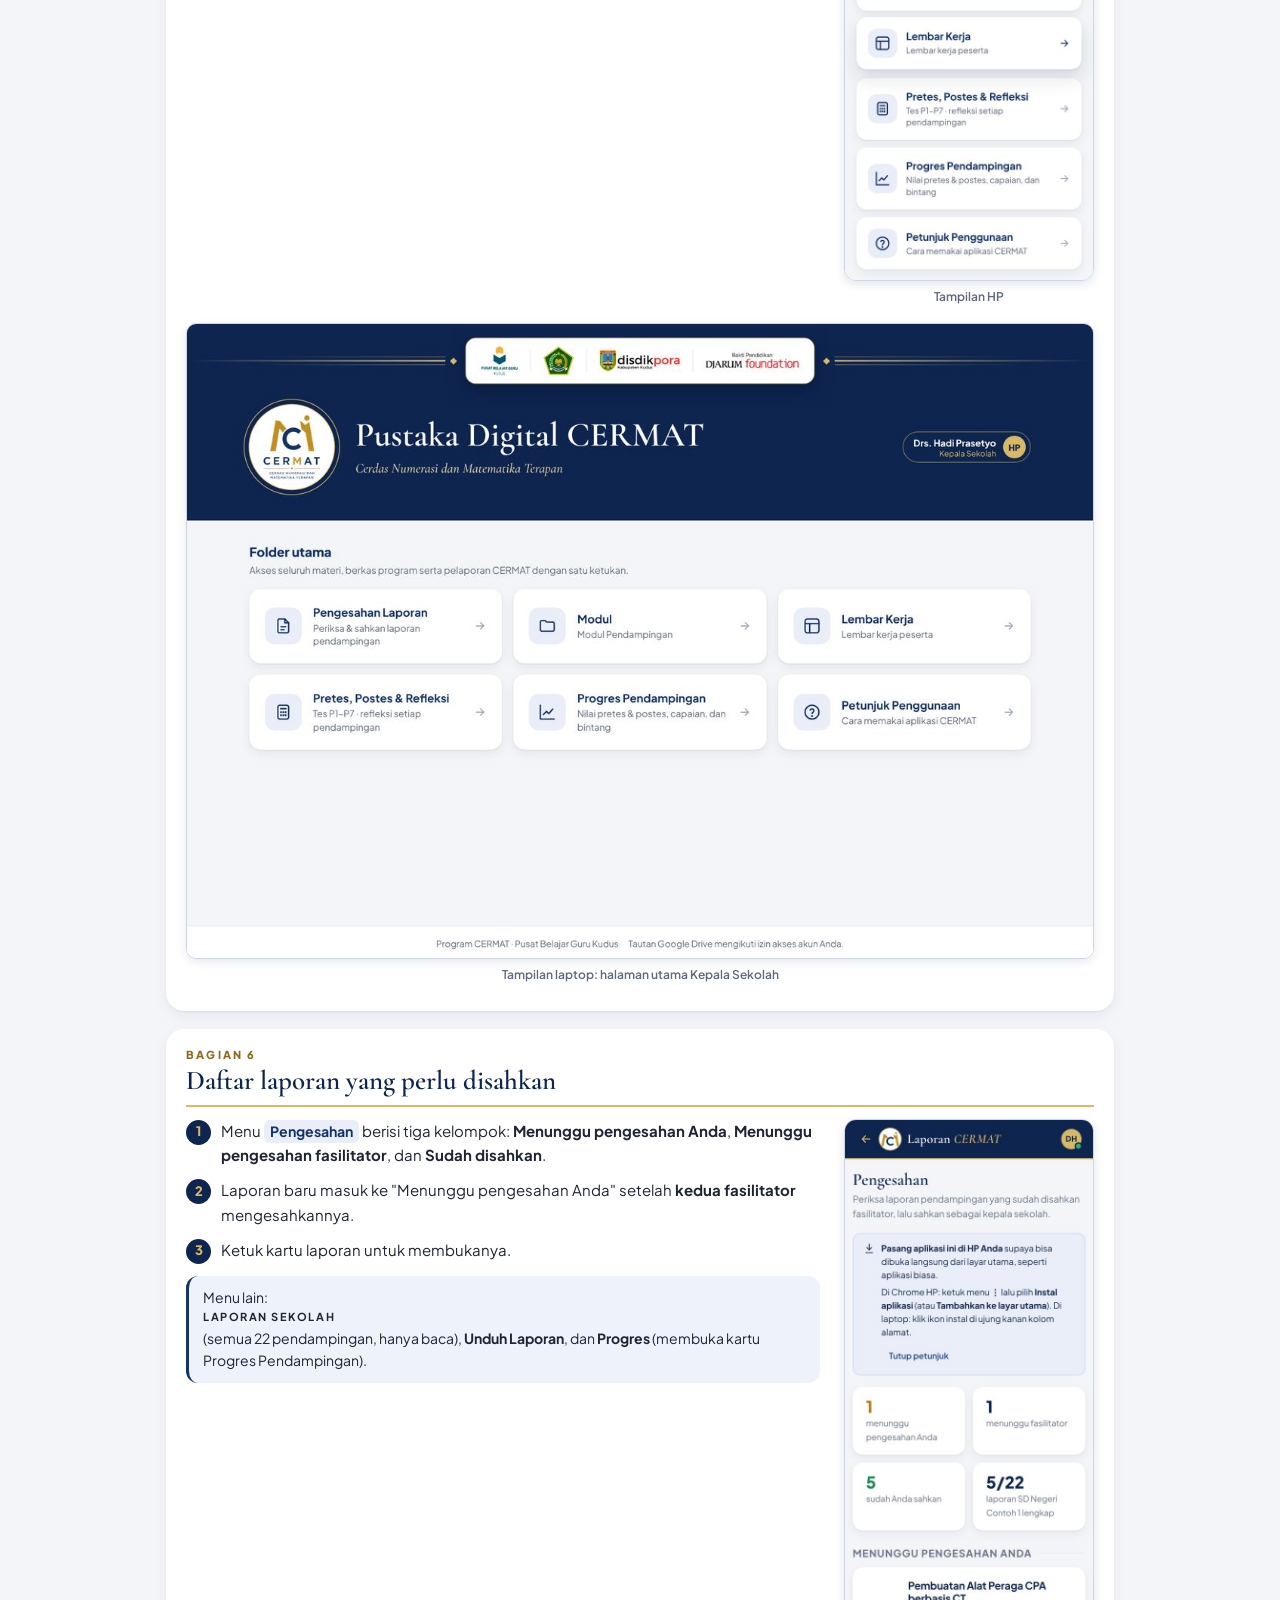
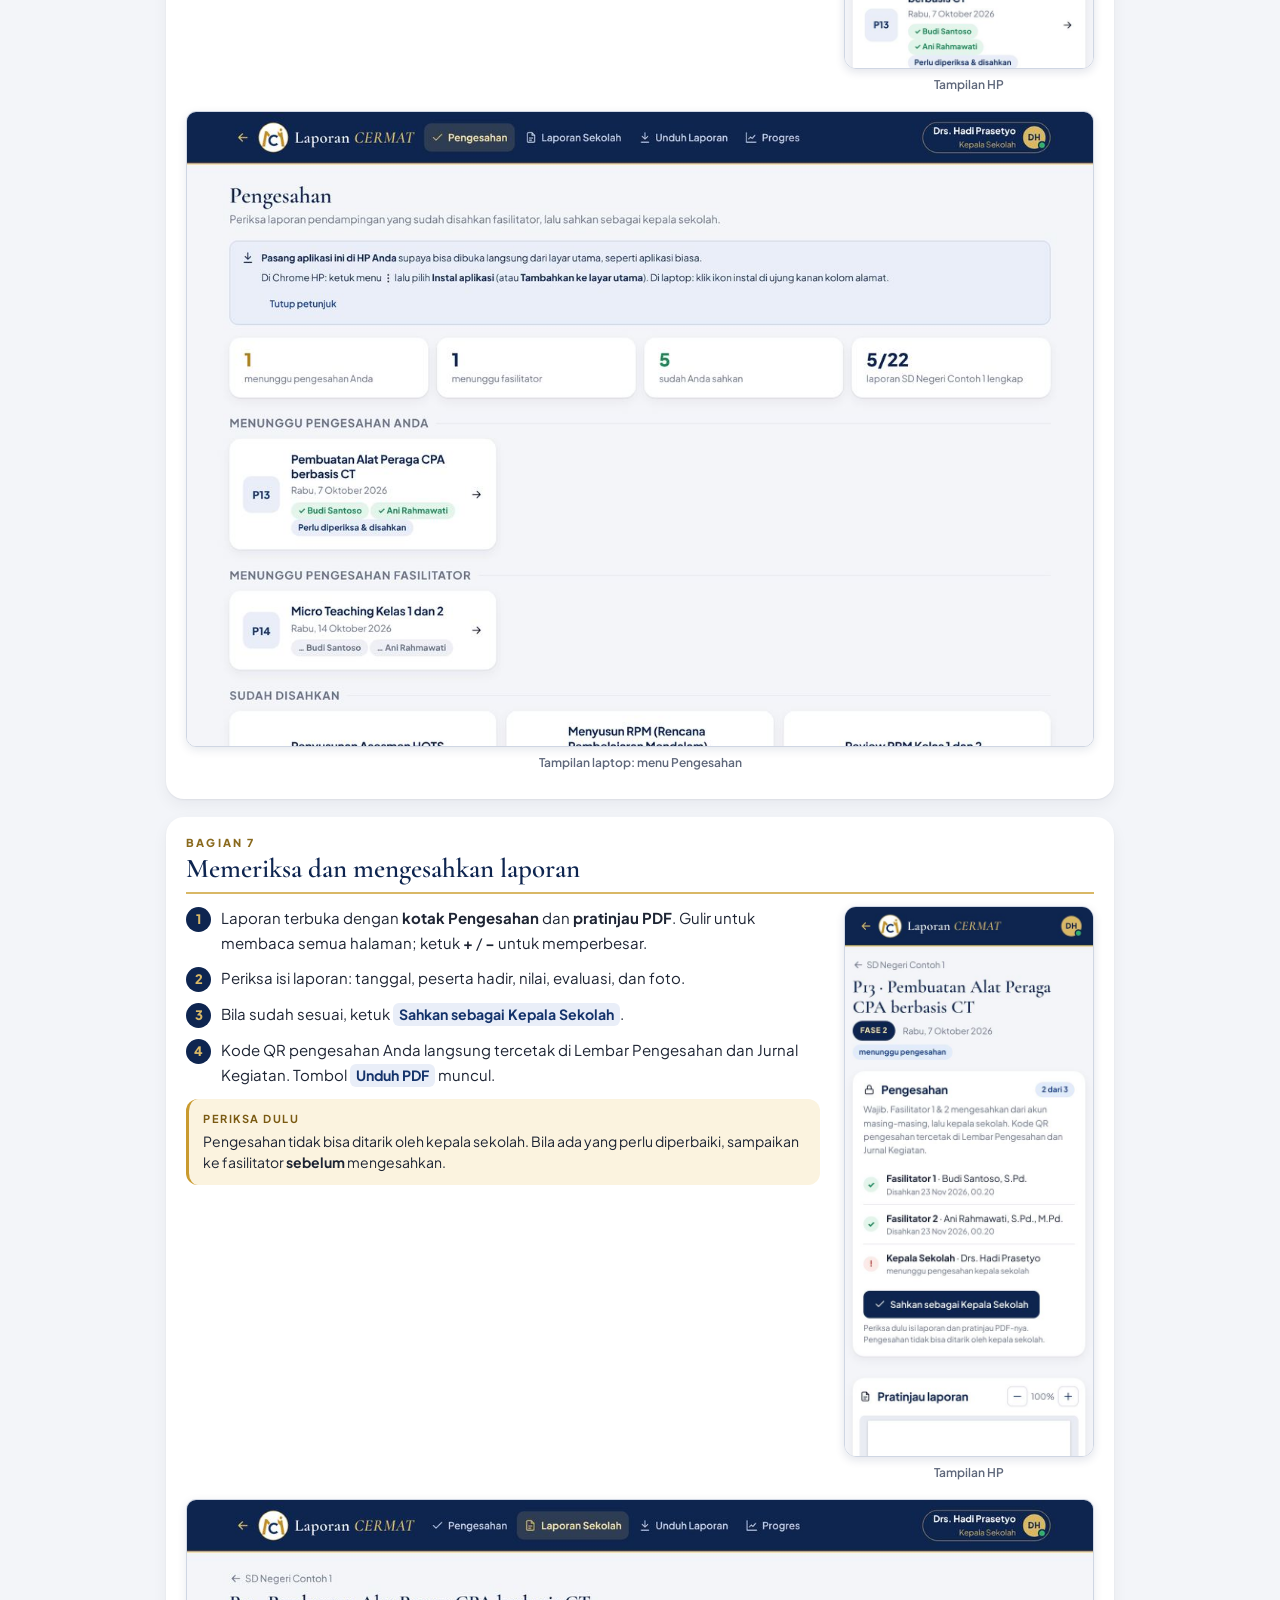
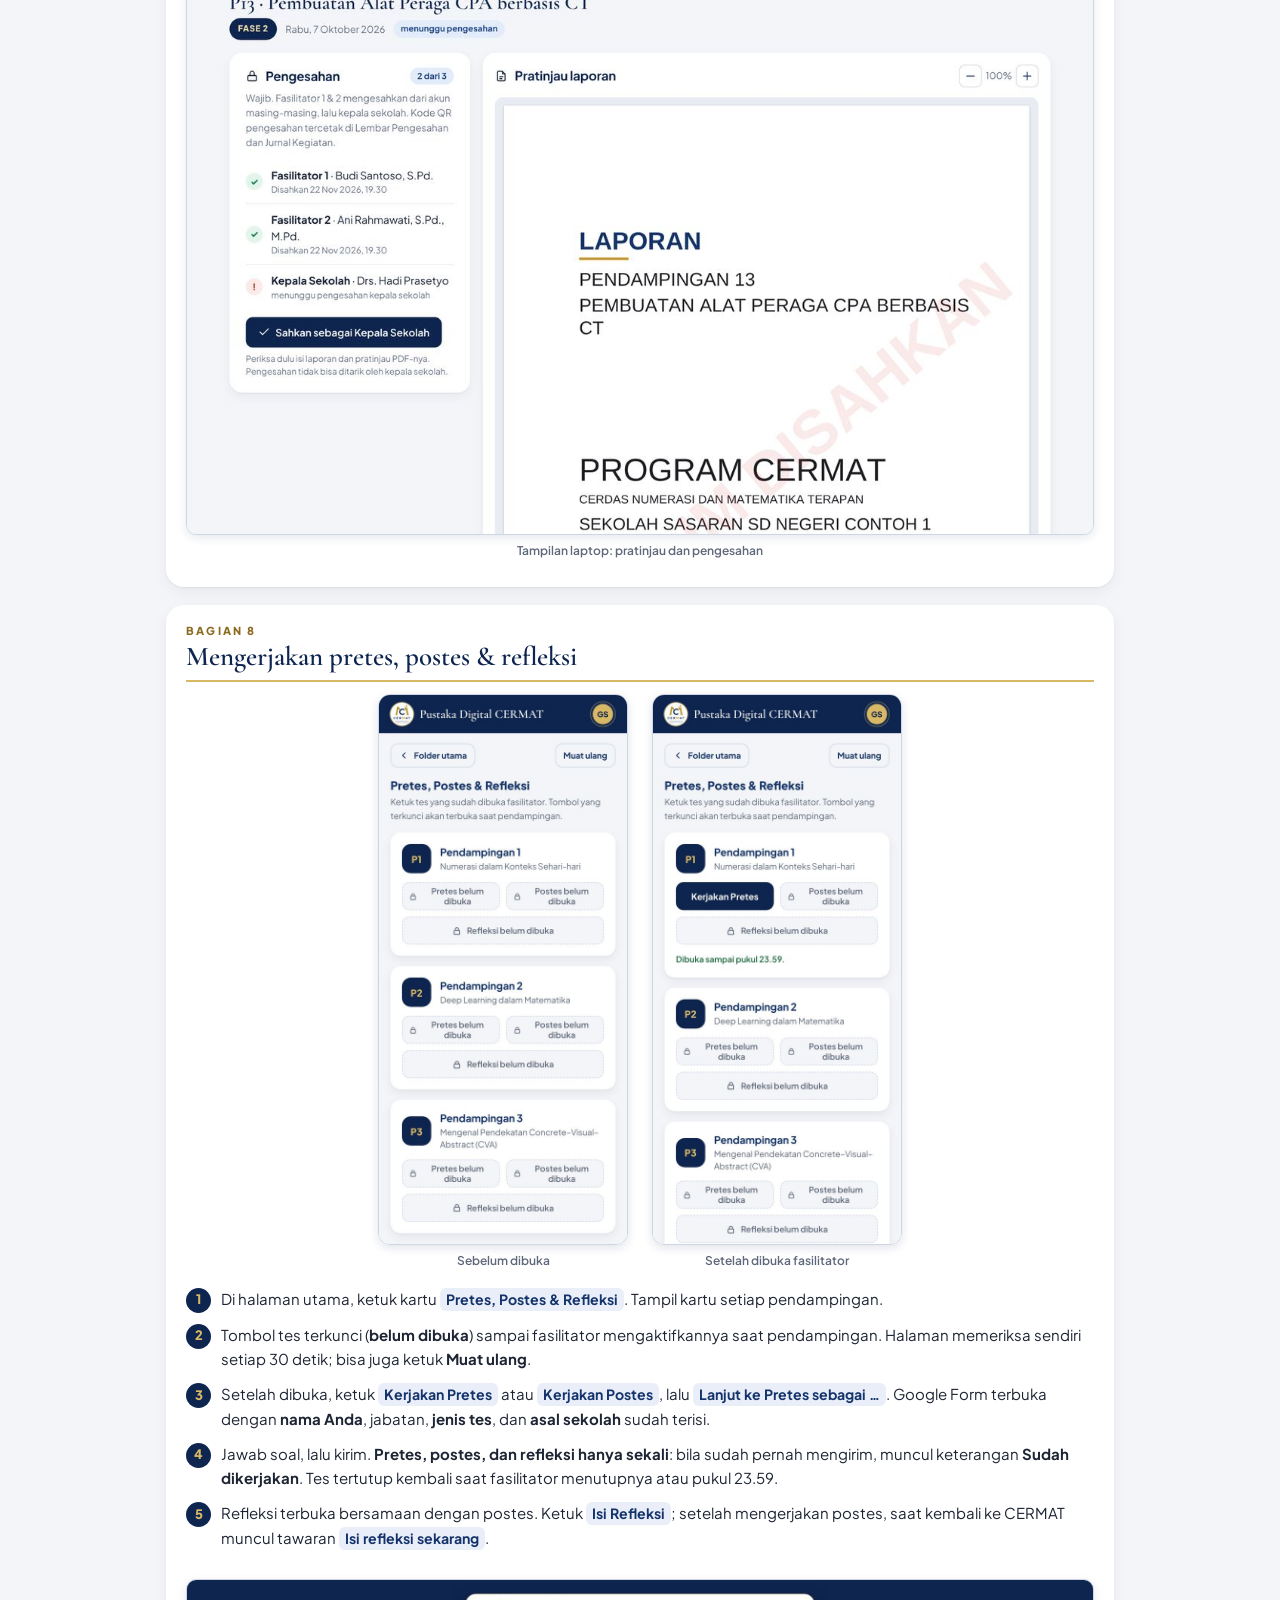
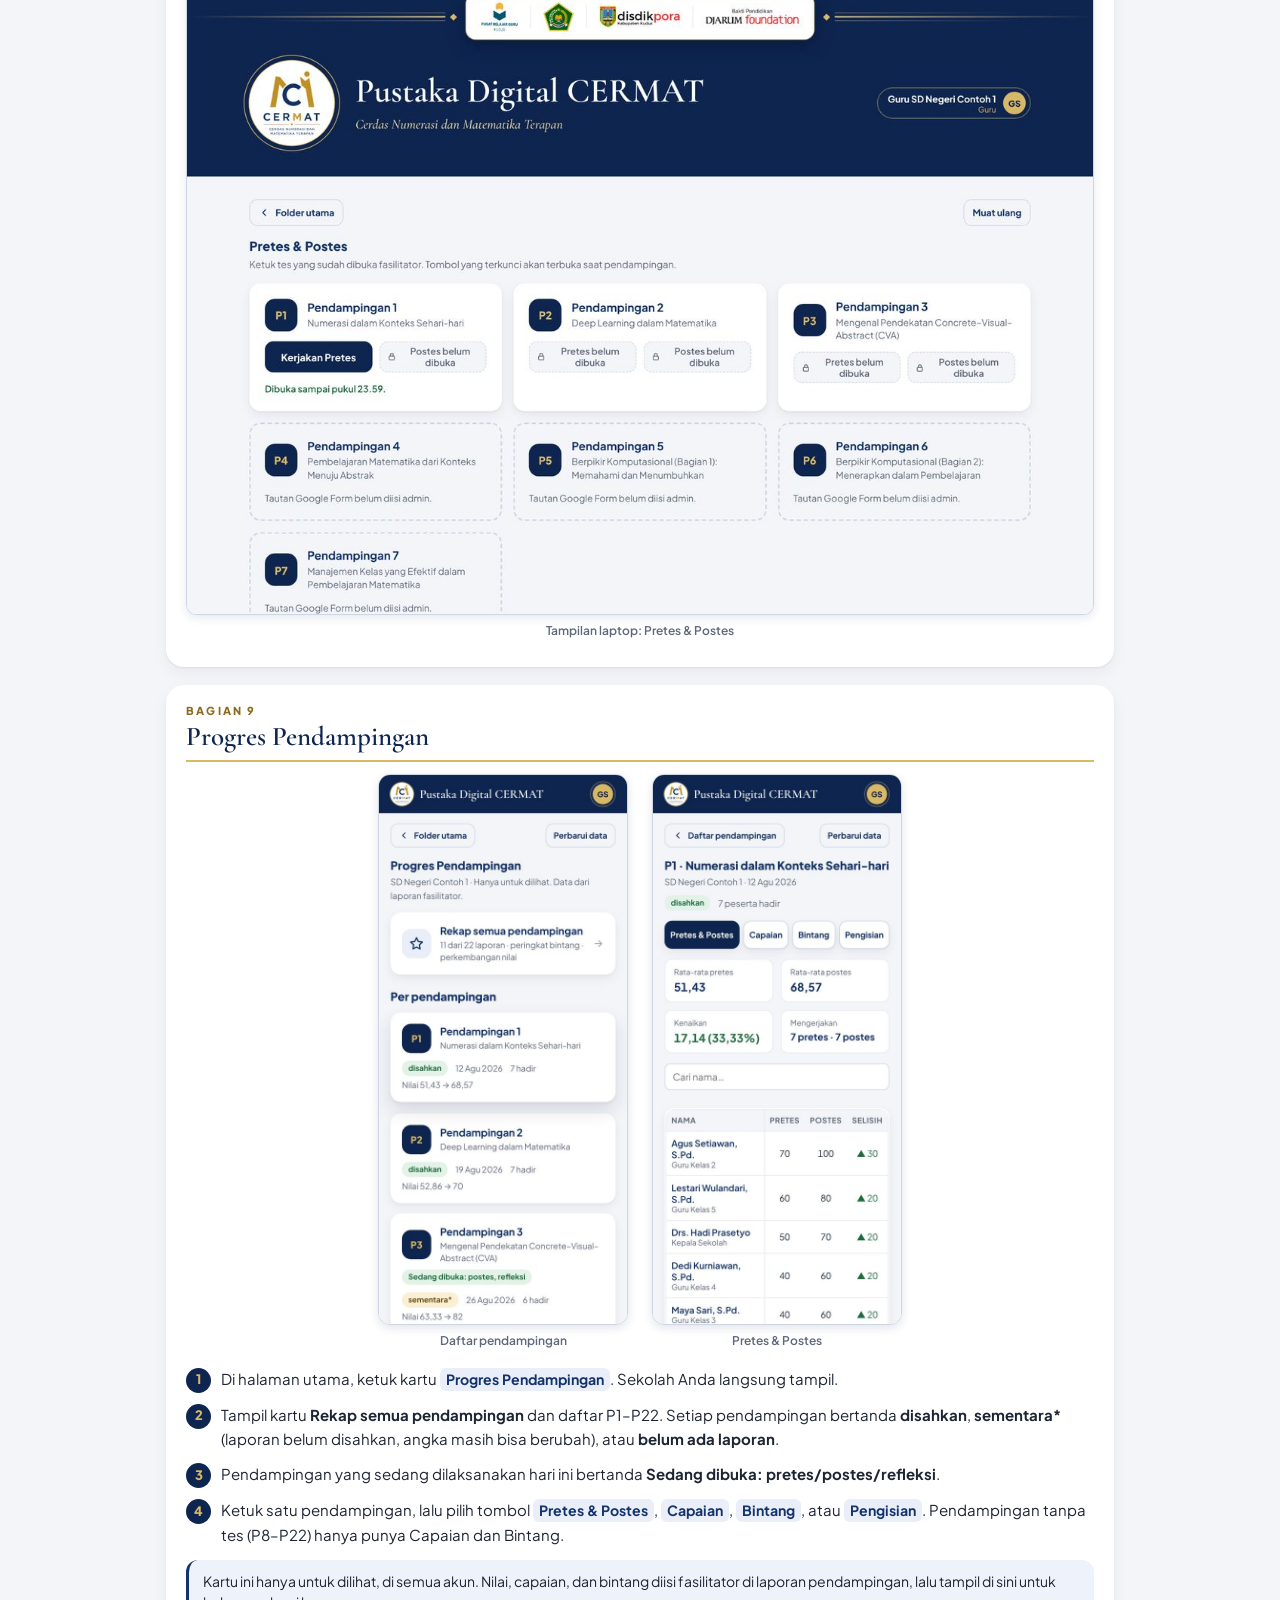
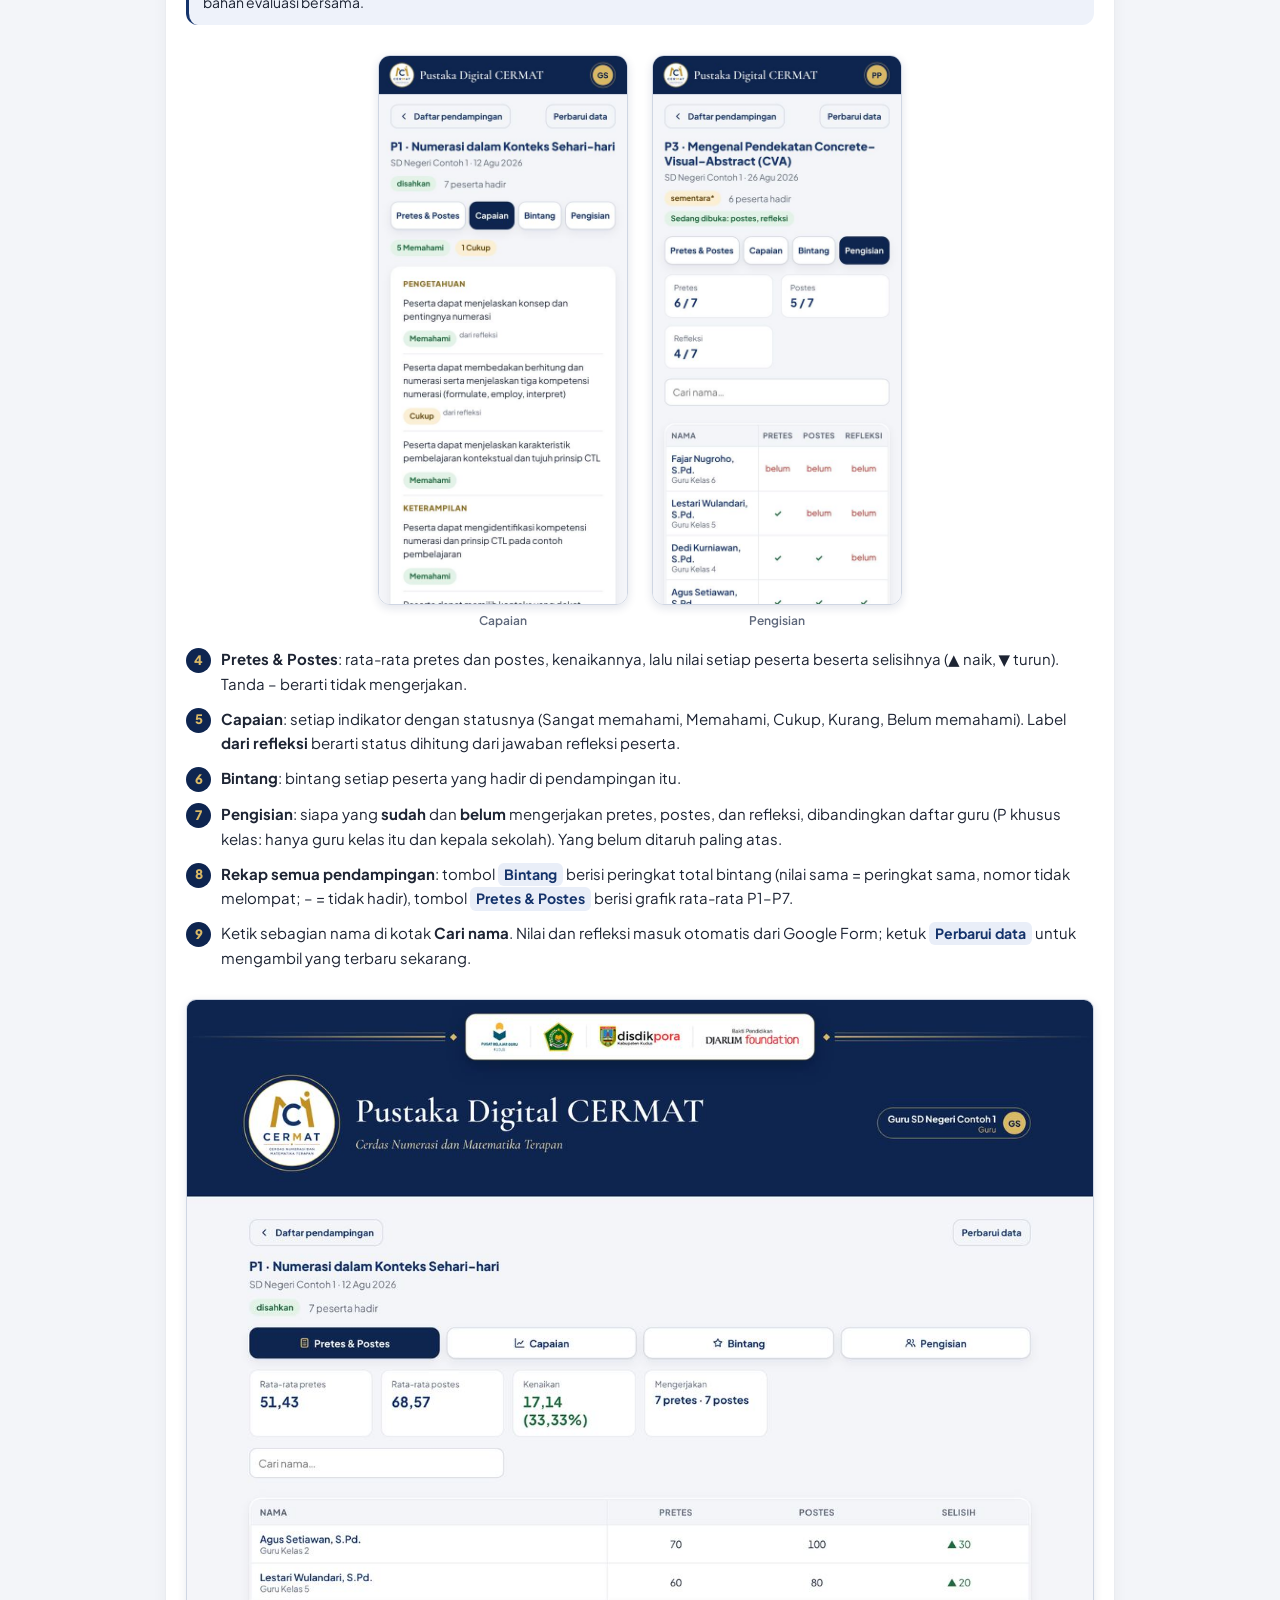
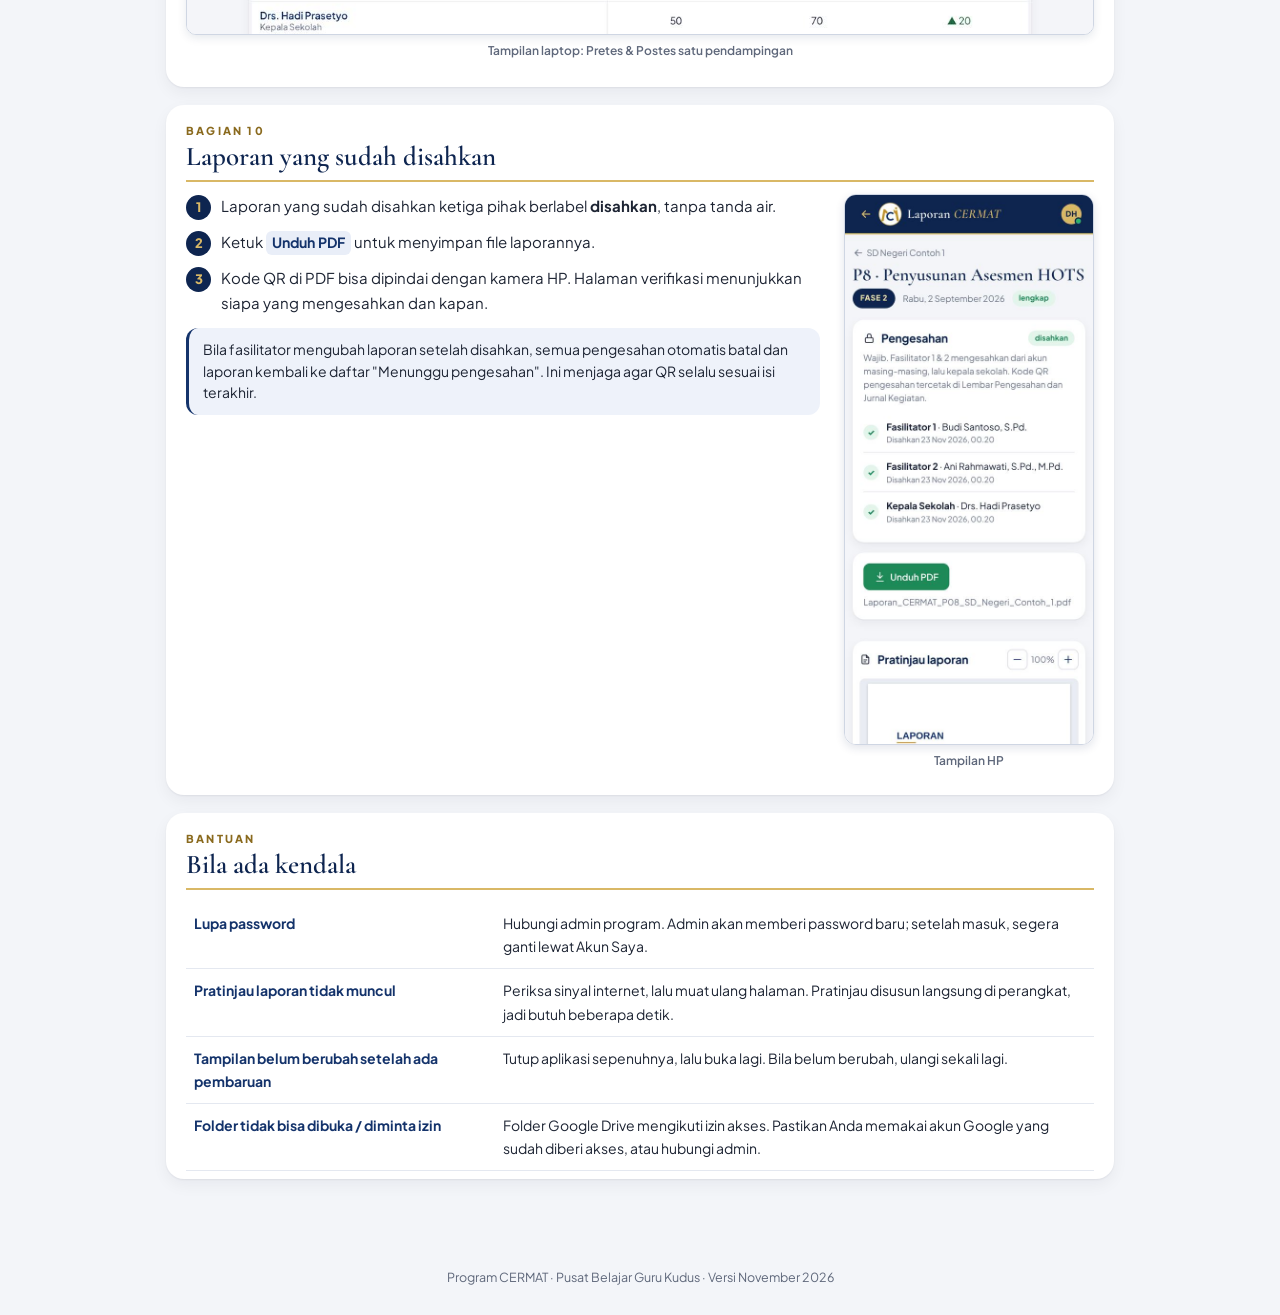
<file: panduan/kepala-sekolah.html>
<!doctype html><html lang="id"><head><meta charset="utf-8"><meta name="viewport" content="width=device-width,initial-scale=1,viewport-fit=cover">
<meta name="theme-color" content="#0E2550"><title>Petunjuk Kepala Sekolah · CERMAT</title><link rel="icon" href="img/icon-192.png"><link rel="stylesheet" href="panduan.css?v=1"></head>
<body><header class="bar"><div class="in"><a class="back" href="../"><svg width="18" height="18" viewBox="0 0 24 24" fill="none" stroke="currentColor" stroke-width="2.2" stroke-linecap="round" stroke-linejoin="round"><path d="M15 6l-6 6 6 6"/></svg>CERMAT</a><span class="t">Petunjuk <i>CERMAT</i></span><a class="pdf" href="pdf/Petunjuk_CERMAT_Kepala_Sekolah.pdf" download><svg width="16" height="16" viewBox="0 0 24 24" fill="none" stroke="currentColor" stroke-width="2.2" stroke-linecap="round" stroke-linejoin="round"><path d="M12 3v12M7 10l5 5 5-5M5 21h14"/></svg><span>Unduh PDF</span></a></div></header>
<div class="hero"><div class="ro"><img src="img/logo.png" alt="Logo CERMAT"></div><div class="k">Petunjuk Penggunaan</div><h1>untuk Kepala Sekolah</h1><p>Pustaka Digital CERMAT &amp; Laporan CERMAT</p></div>
<main><nav class="toc"><b>Isi petunjuk</b><ol><li><a href="#mengenal-aplikasi-cermat">Mengenal aplikasi CERMAT</a></li><li><a href="#memasang-aplikasi-di-hp-dan-laptop">Memasang aplikasi di HP dan laptop</a></li><li><a href="#masuk-login">Masuk (login)</a></li><li><a href="#akun-saya-profil-ganti-password-keluar">Akun Saya: profil, ganti password, keluar</a></li><li><a href="#halaman-utama-kepala-sekolah">Halaman utama Kepala Sekolah</a></li><li><a href="#daftar-laporan-yang-perlu-disahkan">Daftar laporan yang perlu disahkan</a></li><li><a href="#memeriksa-dan-mengesahkan-laporan">Memeriksa dan mengesahkan laporan</a></li><li><a href="#mengerjakan-pretes-postes-amp-refleksi">Mengerjakan pretes, postes &amp; refleksi</a></li><li><a href="#progres-pendampingan">Progres Pendampingan</a></li><li><a href="#laporan-yang-sudah-disahkan">Laporan yang sudah disahkan</a></li><li><a href="#bila-ada-kendala">Bila ada kendala</a></li></ol></nav><p class="data">Gambar layar memakai <b>data contoh</b>; nama sekolah, guru, dan isi laporan di aplikasi Anda akan berbeda.</p><section class="c"><h2 id="mengenal-aplikasi-cermat"><span class=kick>Bagian 1</span>Mengenal aplikasi CERMAT</h2><p>CERMAT terdiri dari dua bagian dalam satu aplikasi. <b>Pustaka Digital CERMAT</b> berisi folder materi program (Silabus, Modul, Bahan Tayang, Lembar Kerja). <b>Laporan CERMAT</b> dipakai untuk menyusun, mengesahkan, dan mengunduh laporan 22 pendampingan. Satu akun dipakai untuk keduanya.</p><div class="note info"><b>Alamat</b>Alamat aplikasi: <b class="mono">https://pusatbelajargurukudus.github.io/cermat/</b><br>Bisa dibuka di HP maupun laptop. Akun (username dan password awal) diberikan oleh admin program.</div></section><section class="c"><h2 id="memasang-aplikasi-di-hp-dan-laptop"><span class=kick>Bagian 2</span>Memasang aplikasi di HP dan laptop</h2><p>Setelah dipasang, CERMAT muncul sebagai ikon di layar utama dan terbuka seperti aplikasi biasa, tanpa perlu mengetik alamat. Memasang tidak lewat Play Store atau App Store dan tidak memakan banyak memori.</p><div class="blk"><h3>HP Android (Google Chrome)</h3><ol class="steps"><li><span class="n">1</span><div>Buka <b>Chrome</b>, ketik alamat <b class="mono">pusatbelajargurukudus.github.io/cermat</b>, lalu tunggu halaman terbuka.</div></li><li><span class="n">2</span><div>Ketuk tombol menu <span class="ui">&#8942;</span> (titik tiga) di kanan atas.</div></li><li><span class="n">3</span><div>Pilih <span class="ui">Instal aplikasi</span>. Bila tidak ada, pilih <span class="ui">Tambahkan ke layar utama</span>, lalu pilih <span class="ui">Instal</span>.</div></li><li><span class="n">4</span><div>Ketuk <b>Instal</b>. Ikon <b>CERMAT</b> muncul di layar utama. Selanjutnya buka CERMAT dari ikon itu.</div></li></ol><div class="ill">
 <div class="mock"><div class="scr">
   <div class="cbar"><span class="url">pusatbelajargurukudus.github.io/cermat</span><span class="dots hl">&#8942;</span></div>
   <div class="menu"><div>Tab baru</div><div>Riwayat</div><div>Download</div><div>Bagikan…</div><div class="hl">Instal aplikasi</div><div>Setelan</div></div>
 </div><div class="lab">1–2. Ketuk &#8942;, pilih <b>Instal aplikasi</b><br><i>(atau Tambahkan ke layar utama)</i></div></div>
 <div class="mock"><div class="scr dim">
   <div class="dlg"><img src="img/icon-192.png"><b>Instal aplikasi?</b><span>CERMAT</span><div class="db"><i>Batal</i><i class="hl">Instal</i></div></div>
 </div><div class="lab">3. Ketuk <b>Instal</b></div></div>
 <div class="mock"><div class="scr home">
   <div class="grid"><i></i><i></i><i></i><i></i><i></i><i></i><i></i><span class="app"><img src="img/icon-192.png"><em>CERMAT</em></span></div>
 </div><div class="lab">4. Buka dari ikon <b>CERMAT</b></div></div>
</div></div><div class="blk"><h3>iPhone dan iPad (Safari)</h3><ol class="steps"><li><span class="n">1</span><div>Buka <b>Safari</b> (bukan Chrome), ketik alamat <b class="mono">pusatbelajargurukudus.github.io/cermat</b>.</div></li><li><span class="n">2</span><div>Ketuk tombol <span class="ui">Bagikan</span> (kotak dengan panah ke atas) di bilah bawah. Pada iOS versi terbaru, tombol ini ada di menu <span class="ui">•••</span> di sebelah kolom alamat.</div></li><li><span class="n">3</span><div>Gulir daftar pilihan, lalu ketuk <span class="ui">Tambahkan ke Layar Utama</span>.</div></li><li><span class="n">4</span><div>Ketuk <span class="ui">Tambah</span> di kanan atas. Ikon <b>CERMAT</b> muncul di layar utama.</div></li></ol><div class="ill">
 <div class="mock"><div class="scr">
   <div class="page"></div>
   <div class="sbar"><span class="ic">&#8249;</span><span class="url">pusatbelajargurukudus.github.io/cermat</span><span class="share hl"><svg viewBox="0 0 24 24" width="14" height="14"><path d="M12 3v12M7 8l5-5 5 5M5 12v8h14v-8" fill="none" stroke="currentColor" stroke-width="2" stroke-linecap="round" stroke-linejoin="round"/></svg></span></div>
 </div><div class="lab">1–2. Buka di <b>Safari</b>, ketuk <b>Bagikan</b></div></div>
 <div class="mock"><div class="scr dim">
   <div class="sheet"><div>Salin</div><div>Tambahkan ke Daftar Bacaan</div><div>Tambahkan Markah</div><div class="hl">Tambahkan ke Layar Utama &#8862;</div><div>Cetak</div></div>
 </div><div class="lab">3. Pilih <b>Tambahkan ke Layar Utama</b></div></div>
 <div class="mock"><div class="scr">
   <div class="addbar"><i>Batal</i><b>Tambahkan ke Layar Utama</b><i class="hl">Tambah</i></div>
   <div class="addrow"><img src="img/icon-192.png"><span>CERMAT<br><small>pusatbelajargurukudus.github.io/cermat</small></span></div>
 </div><div class="lab">4. Ketuk <b>Tambah</b> (kanan atas)</div></div>
</div></div><div class="blk"><h3>Laptop atau komputer (Chrome / Microsoft Edge)</h3><ol class="steps"><li><span class="n">1</span><div>Buka alamat <b class="mono">pusatbelajargurukudus.github.io/cermat</b> di Chrome atau Edge.</div></li><li><span class="n">2</span><div>Klik ikon <b>instal</b> (gambar layar dengan panah ke bawah) di ujung kanan kolom alamat, lalu klik <span class="ui">Instal</span>.</div></li><li><span class="n">3</span><div>CERMAT terbuka di jendela sendiri dan muncul di menu Start / Launchpad. Tanpa dipasang pun, CERMAT tetap bisa dipakai lewat browser biasa.</div></li></ol></div><div class="note tip"><b>Tips</b>Bila ikon instal tidak muncul, buka sekali lagi alamat di atas, tunggu beberapa detik, lalu ulangi. Di iPhone, pemasangan hanya bisa lewat Safari.</div></section><section class="c"><h2 id="masuk-login"><span class=kick>Bagian 3</span>Masuk (login)</h2><div class="pair"><div class="pt"><ol class="steps"><li><span class="n">1</span><div>Buka aplikasi CERMAT. Halaman <b>Masuk</b> tampil di bawah kepala halaman biru.</div></li><li><span class="n">2</span><div>Ketik <b>username</b> dan <b>password</b> dari admin. Ketuk ikon mata untuk melihat password yang Anda ketik, supaya tidak salah huruf.</div></li><li><span class="n">3</span><div>Ketuk <span class="ui">Masuk</span>. Nama Anda tampil di kanan atas (di HP: di bawah judul). Folder yang tampil untuk Anda: yang sudah dipilih admin untuk kepala sekolah.</div></li></ol><div class="note tip">Login cukup sekali. Selama belum menekan Keluar, aplikasi tetap masuk walau ditutup. Lupa password? Hubungi admin program.</div></div><figure class="ph"><img src="img/c_login.jpg"><figcaption>Tampilan HP</figcaption></figure></div><figure class="wide"><img src="img/D_login.jpg"><figcaption>Tampilan laptop: halaman Masuk</figcaption></figure></section><section class="c"><h2 id="akun-saya-profil-ganti-password-keluar"><span class=kick>Bagian 4</span>Akun Saya: profil, ganti password, keluar</h2><div class="pair"><div class="pt"><ol class="steps"><li><span class="n">1</span><div>Ketuk nama Anda di kanan atas (di HP: di bawah judul).</div></li><li><span class="n">2</span><div>Bagian <b>Profil</b>: isi atau perbaiki <b>NIP</b>, lalu ketuk <span class="ui">Simpan profil</span>. NIP ini tercetak di Lembar Pengesahan laporan. Nama lengkap hanya bisa diubah admin.</div></li><li><span class="n">3</span><div>Bagian <b>Ganti password</b>: isi password lama, password baru (minimal 6 karakter), dan ulangi password baru. Ketuk <span class="ui">Ganti password</span>.</div></li><li><span class="n">4</span><div>Untuk keluar dari akun, ketuk <span class="ui">Keluar</span>. Lakukan ini bila memakai HP atau laptop milik orang lain.</div></li></ol><div class="note warn"><b>Penting</b><b>Segera ganti password awal</b> setelah login pertama. Setelah password diganti, perangkat lain yang memakai akun Anda perlu masuk lagi.</div></div><figure class="ph"><img src="img/c_akun.jpg"><figcaption>Tampilan HP</figcaption></figure></div></section><section class="c"><h2 id="halaman-utama-kepala-sekolah"><span class=kick>Bagian 5</span>Halaman utama Kepala Sekolah</h2><div class="pair"><div class="pt"><ol class="steps"><li><span class="n">1</span><div>Setelah masuk, tampil kartu <span class="ui">Pengesahan Laporan</span> dan folder materi yang disediakan untuk kepala sekolah, misalnya Modul dan Lembar Kerja.</div></li><li><span class="n">2</span><div>Ketuk kartu folder: isi folder tampil di dalam CERMAT, dikelompokkan per pendampingan. Ketuk file untuk membukanya. Materi pendampingan yang belum ditampilkan fasilitator masih terkunci.</div></li><li><span class="n">3</span><div>Ketuk <span class="ui">Pengesahan Laporan</span> untuk memeriksa dan mengesahkan laporan pendampingan sekolah Anda.</div></li><li><span class="n">4</span><div>Ketuk <span class="ui">Progres Pendampingan</span> untuk melihat nilai pretes &amp; postes, capaian, dan bintang setiap pendampingan (lihat Bagian 9).</div></li></ol></div><figure class="ph"><img src="img/k_portal.jpg"><figcaption>Tampilan HP</figcaption></figure></div><figure class="wide"><img src="img/D_portal_ks.jpg"><figcaption>Tampilan laptop: halaman utama Kepala Sekolah</figcaption></figure></section><section class="c"><h2 id="daftar-laporan-yang-perlu-disahkan"><span class=kick>Bagian 6</span>Daftar laporan yang perlu disahkan</h2><div class="pair"><div class="pt"><ol class="steps"><li><span class="n">1</span><div>Menu <span class="ui">Pengesahan</span> berisi tiga kelompok: <b>Menunggu pengesahan Anda</b>, <b>Menunggu pengesahan fasilitator</b>, dan <b>Sudah disahkan</b>.</div></li><li><span class="n">2</span><div>Laporan baru masuk ke "Menunggu pengesahan Anda" setelah <b>kedua fasilitator</b> mengesahkannya.</div></li><li><span class="n">3</span><div>Ketuk kartu laporan untuk membukanya.</div></li></ol><div class="note info">Menu lain: <b>Laporan Sekolah</b> (semua 22 pendampingan, hanya baca), <b>Unduh Laporan</b>, dan <b>Progres</b> (membuka kartu Progres Pendampingan).</div></div><figure class="ph"><img src="img/k_pengesahan.jpg"><figcaption>Tampilan HP</figcaption></figure></div><figure class="wide"><img src="img/D_pengesahan.jpg"><figcaption>Tampilan laptop: menu Pengesahan</figcaption></figure></section><section class="c"><h2 id="memeriksa-dan-mengesahkan-laporan"><span class=kick>Bagian 7</span>Memeriksa dan mengesahkan laporan</h2><div class="pair"><div class="pt"><ol class="steps"><li><span class="n">1</span><div>Laporan terbuka dengan <b>kotak Pengesahan</b> dan <b>pratinjau PDF</b>. Gulir untuk membaca semua halaman; ketuk <b>+</b> / <b>−</b> untuk memperbesar.</div></li><li><span class="n">2</span><div>Periksa isi laporan: tanggal, peserta hadir, nilai, evaluasi, dan foto.</div></li><li><span class="n">3</span><div>Bila sudah sesuai, ketuk <span class="ui">Sahkan sebagai Kepala Sekolah</span>.</div></li><li><span class="n">4</span><div>Kode QR pengesahan Anda langsung tercetak di Lembar Pengesahan dan Jurnal Kegiatan. Tombol <span class="ui">Unduh PDF</span> muncul.</div></li></ol><div class="note warn"><b>Periksa dulu</b>Pengesahan tidak bisa ditarik oleh kepala sekolah. Bila ada yang perlu diperbaiki, sampaikan ke fasilitator <b>sebelum</b> mengesahkan.</div></div><figure class="ph"><img src="img/k_preview.jpg"><figcaption>Tampilan HP</figcaption></figure></div><figure class="wide"><img src="img/D_ks_preview.jpg"><figcaption>Tampilan laptop: pratinjau dan pengesahan</figcaption></figure></section><section class="c"><h2 id="mengerjakan-pretes-postes-amp-refleksi"><span class=kick>Bagian 8</span>Mengerjakan pretes, postes &amp; refleksi</h2><div class="twoph"><figure class="ph"><img src="img/t_guru_kunci.jpg"><figcaption>Sebelum dibuka</figcaption></figure><figure class="ph"><img src="img/t_guru_buka.jpg"><figcaption>Setelah dibuka fasilitator</figcaption></figure></div><div class="pair"><div class="pt"><ol class="steps"><li><span class="n">1</span><div>Di halaman utama, ketuk kartu <span class="ui">Pretes, Postes &amp; Refleksi</span>. Tampil kartu setiap pendampingan.</div></li><li><span class="n">2</span><div>Tombol tes terkunci (<b>belum dibuka</b>) sampai fasilitator mengaktifkannya saat pendampingan. Halaman memeriksa sendiri setiap 30 detik; bisa juga ketuk <b>Muat ulang</b>.</div></li><li><span class="n">3</span><div>Setelah dibuka, ketuk <span class="ui">Kerjakan Pretes</span> atau <span class="ui">Kerjakan Postes</span>, lalu <span class="ui">Lanjut ke Pretes sebagai …</span>. Google Form terbuka dengan <b>nama Anda</b>, jabatan, <b>jenis tes</b>, dan <b>asal sekolah</b> sudah terisi.</div></li><li><span class="n">4</span><div>Jawab soal, lalu kirim. <b>Pretes, postes, dan refleksi hanya sekali</b>: bila sudah pernah mengirim, muncul keterangan <b>Sudah dikerjakan</b>. Tes tertutup kembali saat fasilitator menutupnya atau pukul 23.59.</div></li><li><span class="n">5</span><div>Refleksi terbuka bersamaan dengan postes. Ketuk <span class="ui">Isi Refleksi</span>; setelah mengerjakan postes, saat kembali ke CERMAT muncul tawaran <span class="ui">Isi refleksi sekarang</span>.</div></li></ol></div></div><figure class="wide"><img src="img/D_tes_guru.jpg"><figcaption>Tampilan laptop: Pretes &amp; Postes</figcaption></figure></section><section class="c"><h2 id="progres-pendampingan"><span class=kick>Bagian 9</span>Progres Pendampingan</h2><div class="twoph"><figure class="ph"><img src="img/pg_daftar.jpg"><figcaption>Daftar pendampingan</figcaption></figure><figure class="ph"><img src="img/pg_nilai.jpg"><figcaption>Pretes &amp; Postes</figcaption></figure></div><div class="pair"><div class="pt"><ol class="steps"><li><span class="n">1</span><div>Di halaman utama, ketuk kartu <span class="ui">Progres Pendampingan</span>. Sekolah Anda langsung tampil.</div></li><li><span class="n">2</span><div>Tampil kartu <b>Rekap semua pendampingan</b> dan daftar P1–P22. Setiap pendampingan bertanda <b>disahkan</b>, <b>sementara*</b> (laporan belum disahkan, angka masih bisa berubah), atau <b>belum ada laporan</b>.</div></li><li><span class="n">3</span><div>Pendampingan yang sedang dilaksanakan hari ini bertanda <b>Sedang dibuka: pretes/postes/refleksi</b>.</div></li><li><span class="n">4</span><div>Ketuk satu pendampingan, lalu pilih tombol <span class="ui">Pretes &amp; Postes</span>, <span class="ui">Capaian</span>, <span class="ui">Bintang</span>, atau <span class="ui">Pengisian</span>. Pendampingan tanpa tes (P8–P22) hanya punya Capaian dan Bintang.</div></li></ol><div class="note info">Kartu ini hanya untuk dilihat, di semua akun. Nilai, capaian, dan bintang diisi fasilitator di laporan pendampingan, lalu tampil di sini untuk bahan evaluasi bersama.</div></div></div><div class="twoph"><figure class="ph"><img src="img/pg_capaian.jpg"><figcaption>Capaian</figcaption></figure><figure class="ph"><img src="img/pg_isi.jpg"><figcaption>Pengisian</figcaption></figure></div><div class="pair"><div class="pt"><ol class="steps"><li><span class="n">4</span><div><b>Pretes &amp; Postes</b>: rata-rata pretes dan postes, kenaikannya, lalu nilai setiap peserta beserta selisihnya (▲ naik, ▼ turun). Tanda – berarti tidak mengerjakan.</div></li><li><span class="n">5</span><div><b>Capaian</b>: setiap indikator dengan statusnya (Sangat memahami, Memahami, Cukup, Kurang, Belum memahami). Label <b>dari refleksi</b> berarti status dihitung dari jawaban refleksi peserta.</div></li><li><span class="n">6</span><div><b>Bintang</b>: bintang setiap peserta yang hadir di pendampingan itu.</div></li><li><span class="n">7</span><div><b>Pengisian</b>: siapa yang <b>sudah</b> dan <b>belum</b> mengerjakan pretes, postes, dan refleksi, dibandingkan daftar guru (P khusus kelas: hanya guru kelas itu dan kepala sekolah). Yang belum ditaruh paling atas.</div></li><li><span class="n">8</span><div><b>Rekap semua pendampingan</b>: tombol <span class="ui">Bintang</span> berisi peringkat total bintang (nilai sama = peringkat sama, nomor tidak melompat; – = tidak hadir), tombol <span class="ui">Pretes &amp; Postes</span> berisi grafik rata-rata P1–P7.</div></li><li><span class="n">9</span><div>Ketik sebagian nama di kotak <b>Cari nama</b>. Nilai dan refleksi masuk otomatis dari Google Form; ketuk <span class="ui">Perbarui data</span> untuk mengambil yang terbaru sekarang.</div></li></ol></div></div><figure class="wide"><img src="img/D_progres_nilai.jpg"><figcaption>Tampilan laptop: Pretes &amp; Postes satu pendampingan</figcaption></figure></section><section class="c"><h2 id="laporan-yang-sudah-disahkan"><span class=kick>Bagian 10</span>Laporan yang sudah disahkan</h2><div class="pair"><div class="pt"><ol class="steps"><li><span class="n">1</span><div>Laporan yang sudah disahkan ketiga pihak berlabel <b>disahkan</b>, tanpa tanda air.</div></li><li><span class="n">2</span><div>Ketuk <span class="ui">Unduh PDF</span> untuk menyimpan file laporannya.</div></li><li><span class="n">3</span><div>Kode QR di PDF bisa dipindai dengan kamera HP. Halaman verifikasi menunjukkan siapa yang mengesahkan dan kapan.</div></li></ol><div class="note info">Bila fasilitator mengubah laporan setelah disahkan, semua pengesahan otomatis batal dan laporan kembali ke daftar "Menunggu pengesahan". Ini menjaga agar QR selalu sesuai isi terakhir.</div></div><figure class="ph"><img src="img/k_final.jpg"><figcaption>Tampilan HP</figcaption></figure></div><div class="blk"></section><section class="c"><h2 id="bila-ada-kendala"><span class=kick>Bantuan</span>Bila ada kendala</h2><table class="faq"><tr><th>Lupa password</th><td>Hubungi admin program. Admin akan memberi password baru; setelah masuk, segera ganti lewat Akun Saya.</td></tr><tr><th>Pratinjau laporan tidak muncul</th><td>Periksa sinyal internet, lalu muat ulang halaman. Pratinjau disusun langsung di perangkat, jadi butuh beberapa detik.</td></tr><tr><th>Tampilan belum berubah setelah ada pembaruan</th><td>Tutup aplikasi sepenuhnya, lalu buka lagi. Bila belum berubah, ulangi sekali lagi.</td></tr><tr><th>Folder tidak bisa dibuka / diminta izin</th><td>Folder Google Drive mengikuti izin akses. Pastikan Anda memakai akun Google yang sudah diberi akses, atau hubungi admin.</td></tr></table></div></section></main>
<div class="ft">Program CERMAT · Pusat Belajar Guru Kudus · Versi November 2026</div></body></html>
</file>
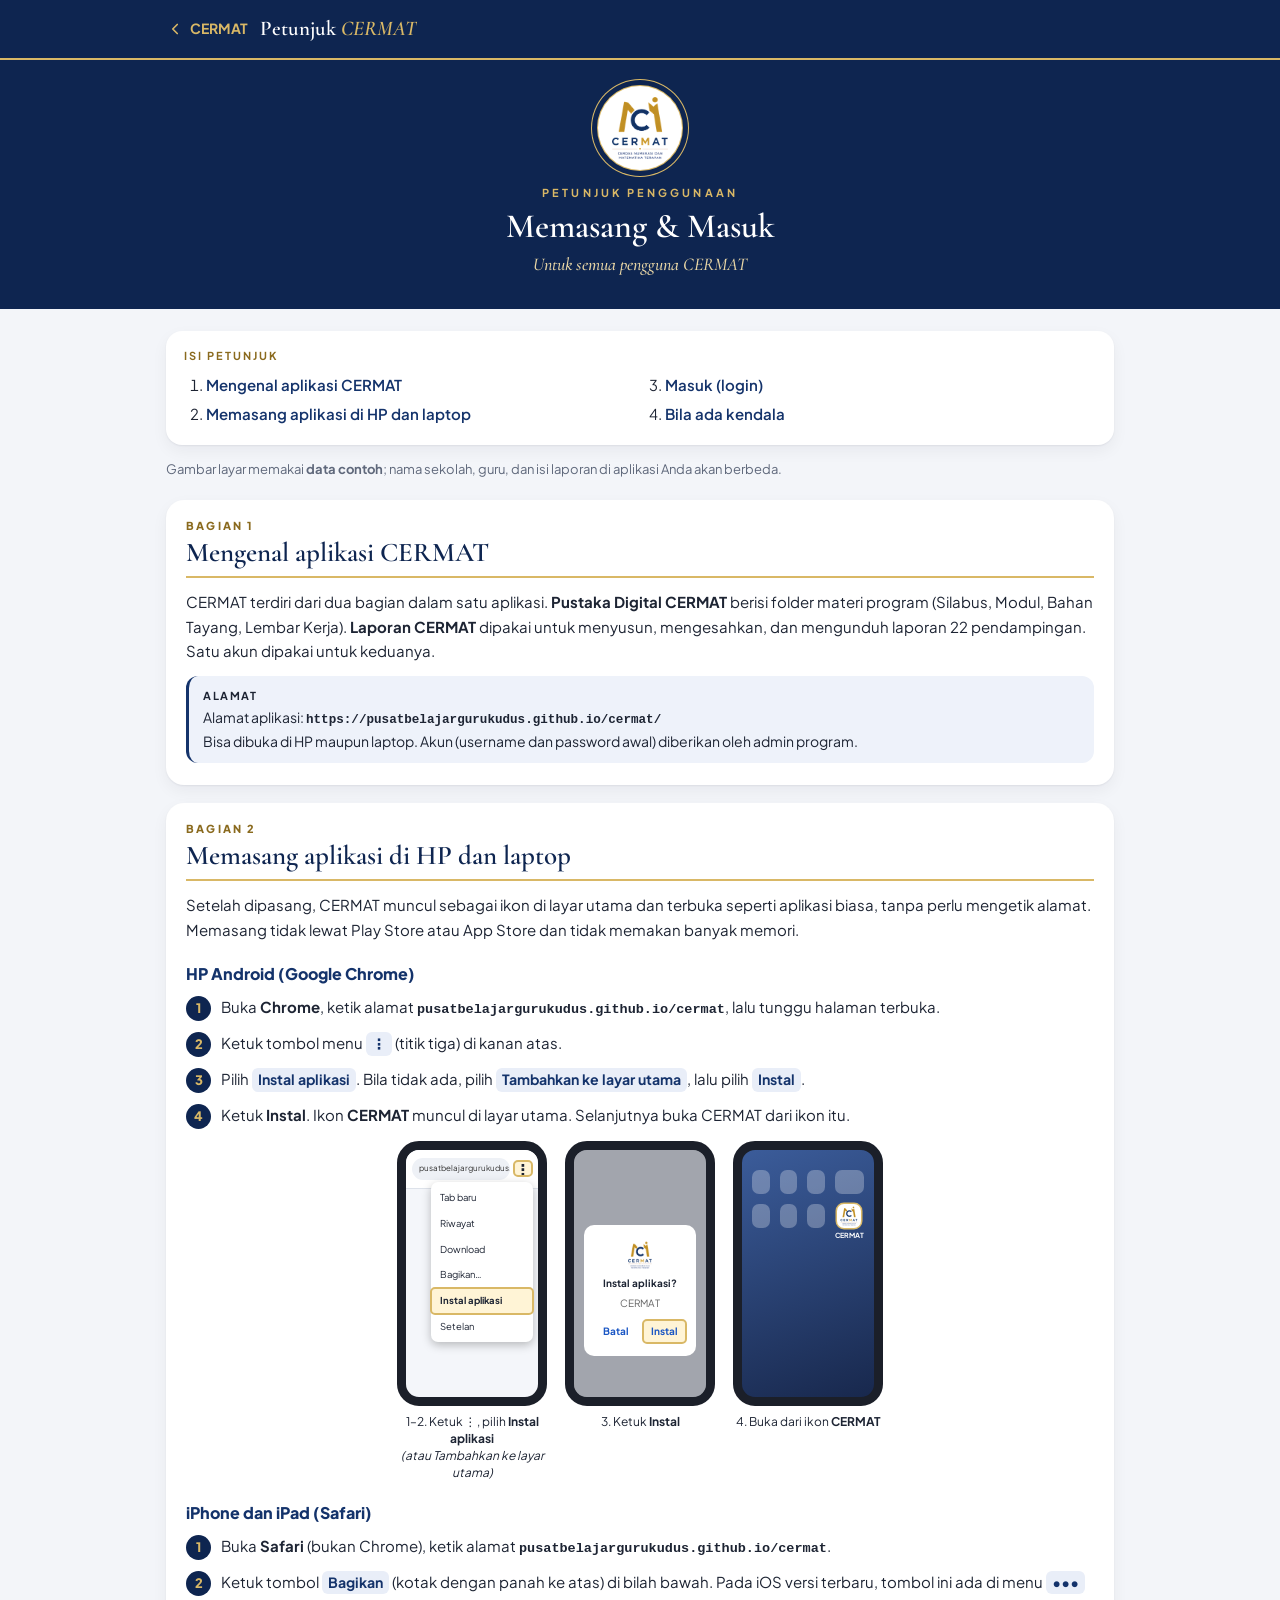
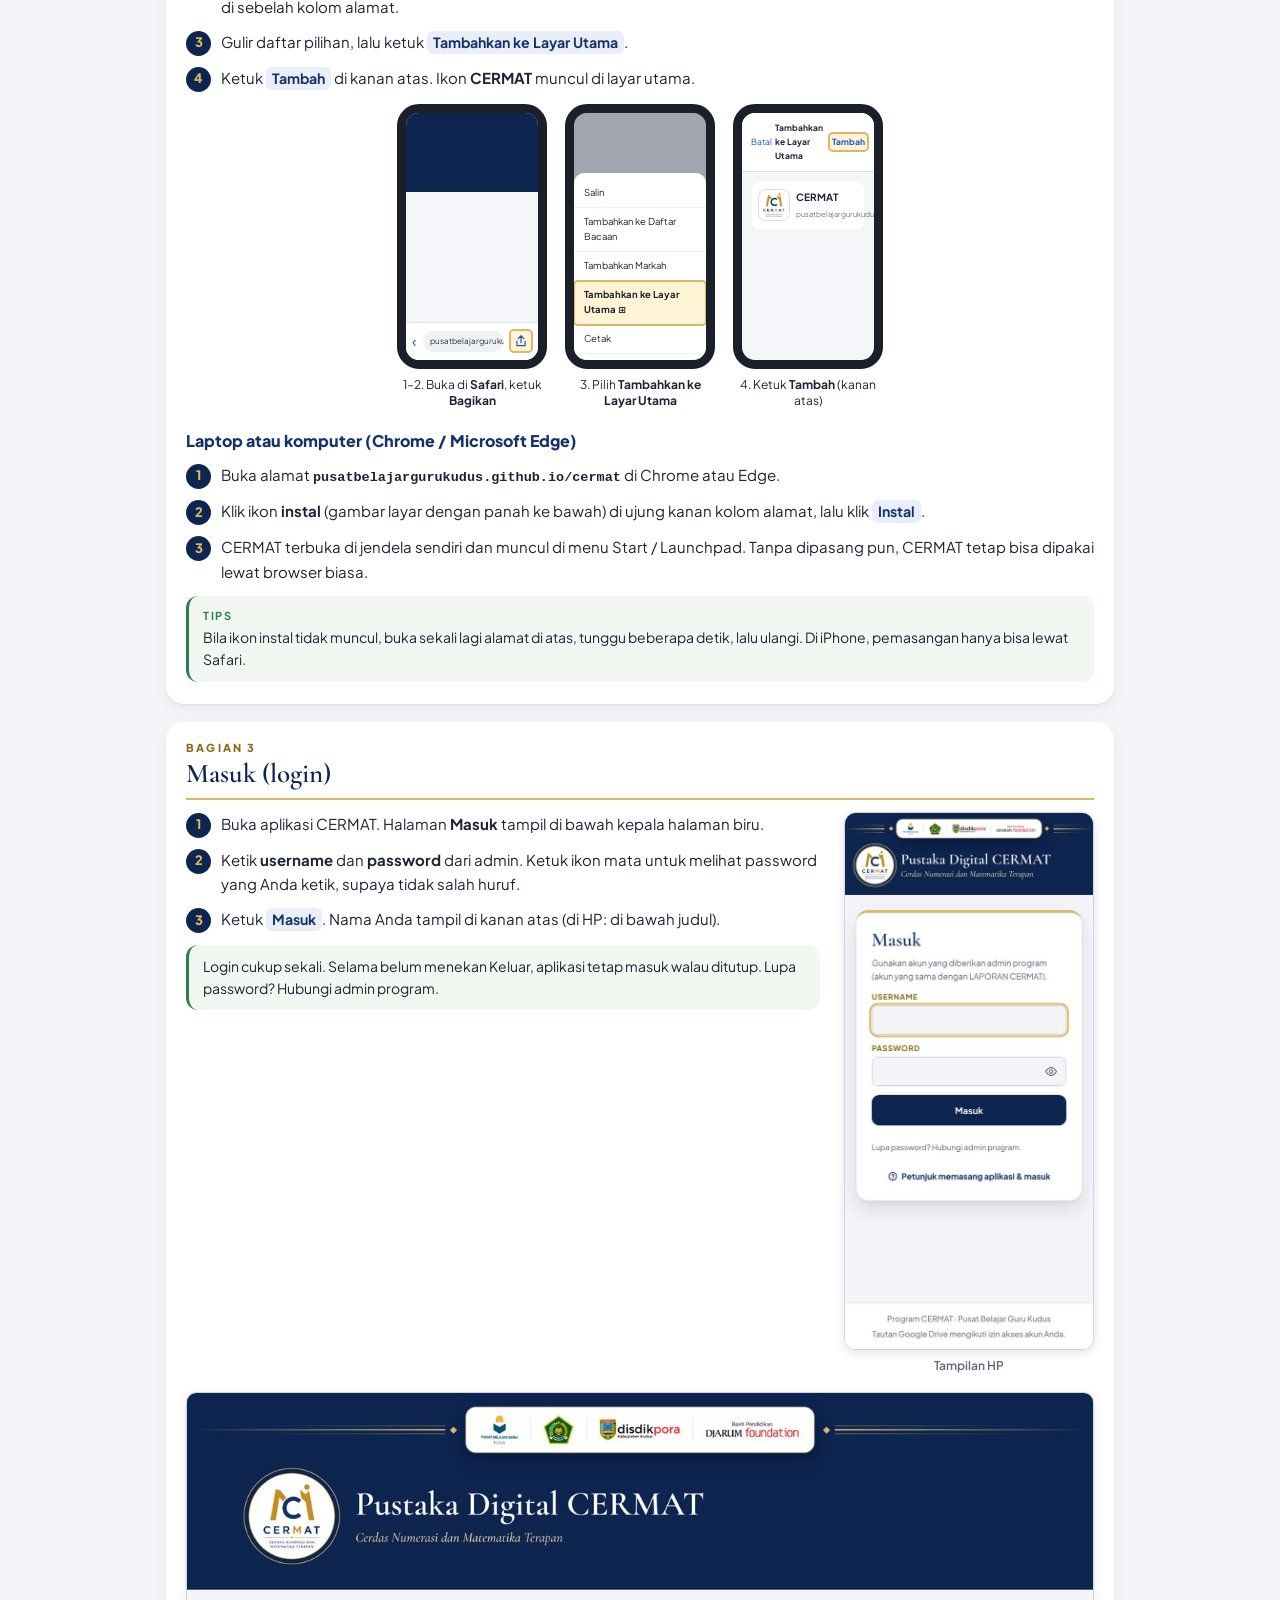
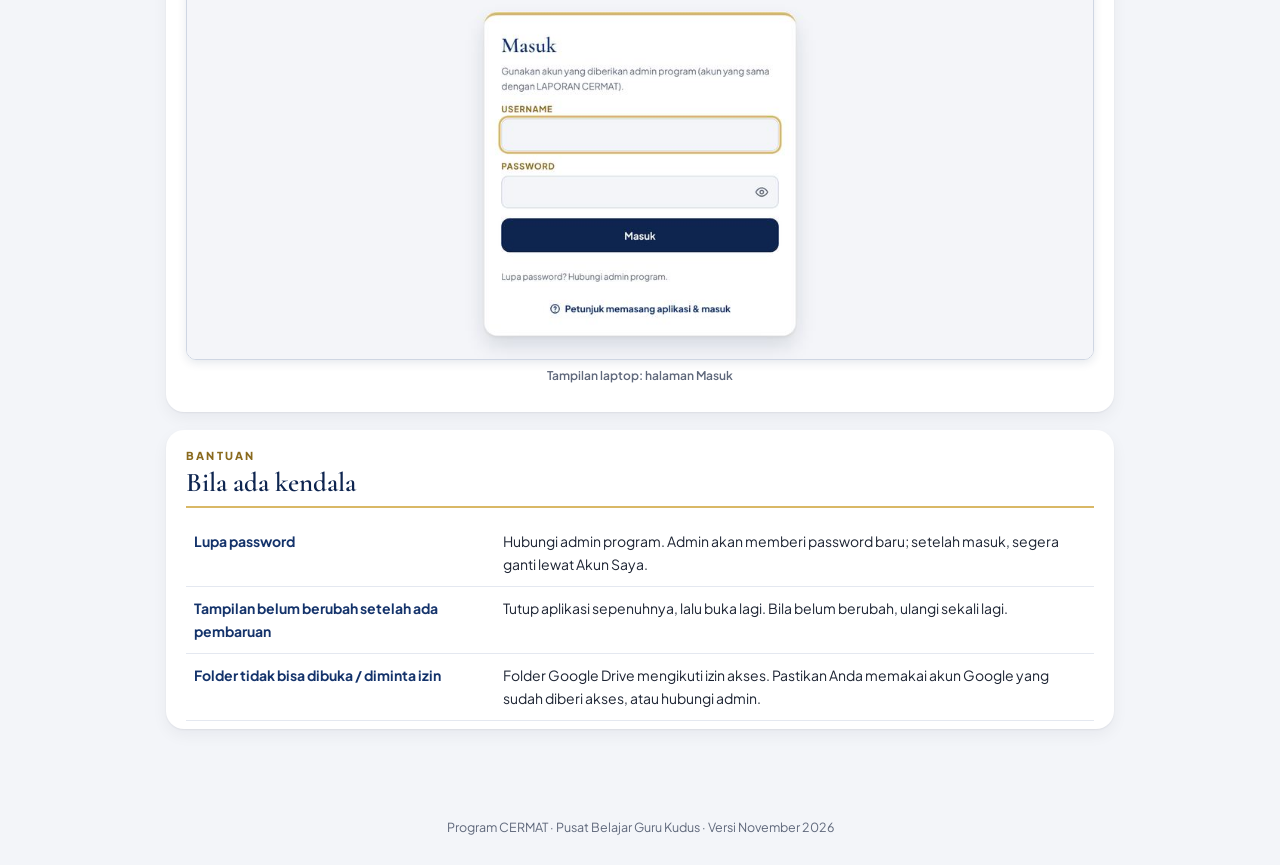
<file: panduan/pasang.html>
<!doctype html><html lang="id"><head><meta charset="utf-8"><meta name="viewport" content="width=device-width,initial-scale=1,viewport-fit=cover">
<meta name="theme-color" content="#0E2550"><title>Memasang &amp; Masuk · CERMAT</title><link rel="icon" href="img/icon-192.png"><link rel="stylesheet" href="panduan.css?v=1"></head>
<body><header class="bar"><div class="in"><a class="back" href="../"><svg width="18" height="18" viewBox="0 0 24 24" fill="none" stroke="currentColor" stroke-width="2.2" stroke-linecap="round" stroke-linejoin="round"><path d="M15 6l-6 6 6 6"/></svg>CERMAT</a><span class="t">Petunjuk <i>CERMAT</i></span></div></header>
<div class="hero"><div class="ro"><img src="img/logo.png" alt="Logo CERMAT"></div><div class="k">Petunjuk Penggunaan</div><h1>Memasang &amp; Masuk</h1><p>Untuk semua pengguna CERMAT</p></div>
<main><nav class="toc"><b>Isi petunjuk</b><ol><li><a href="#mengenal-aplikasi-cermat">Mengenal aplikasi CERMAT</a></li><li><a href="#memasang-aplikasi-di-hp-dan-laptop">Memasang aplikasi di HP dan laptop</a></li><li><a href="#masuk-login">Masuk (login)</a></li><li><a href="#bila-ada-kendala">Bila ada kendala</a></li></ol></nav><p class="data">Gambar layar memakai <b>data contoh</b>; nama sekolah, guru, dan isi laporan di aplikasi Anda akan berbeda.</p><section class="c"><h2 id="mengenal-aplikasi-cermat"><span class=kick>Bagian 1</span>Mengenal aplikasi CERMAT</h2><p>CERMAT terdiri dari dua bagian dalam satu aplikasi. <b>Pustaka Digital CERMAT</b> berisi folder materi program (Silabus, Modul, Bahan Tayang, Lembar Kerja). <b>Laporan CERMAT</b> dipakai untuk menyusun, mengesahkan, dan mengunduh laporan 22 pendampingan. Satu akun dipakai untuk keduanya.</p><div class="note info"><b>Alamat</b>Alamat aplikasi: <b class="mono">https://pusatbelajargurukudus.github.io/cermat/</b><br>Bisa dibuka di HP maupun laptop. Akun (username dan password awal) diberikan oleh admin program.</div></section><section class="c"><h2 id="memasang-aplikasi-di-hp-dan-laptop"><span class=kick>Bagian 2</span>Memasang aplikasi di HP dan laptop</h2><p>Setelah dipasang, CERMAT muncul sebagai ikon di layar utama dan terbuka seperti aplikasi biasa, tanpa perlu mengetik alamat. Memasang tidak lewat Play Store atau App Store dan tidak memakan banyak memori.</p><div class="blk"><h3>HP Android (Google Chrome)</h3><ol class="steps"><li><span class="n">1</span><div>Buka <b>Chrome</b>, ketik alamat <b class="mono">pusatbelajargurukudus.github.io/cermat</b>, lalu tunggu halaman terbuka.</div></li><li><span class="n">2</span><div>Ketuk tombol menu <span class="ui">&#8942;</span> (titik tiga) di kanan atas.</div></li><li><span class="n">3</span><div>Pilih <span class="ui">Instal aplikasi</span>. Bila tidak ada, pilih <span class="ui">Tambahkan ke layar utama</span>, lalu pilih <span class="ui">Instal</span>.</div></li><li><span class="n">4</span><div>Ketuk <b>Instal</b>. Ikon <b>CERMAT</b> muncul di layar utama. Selanjutnya buka CERMAT dari ikon itu.</div></li></ol><div class="ill">
 <div class="mock"><div class="scr">
   <div class="cbar"><span class="url">pusatbelajargurukudus.github.io/cermat</span><span class="dots hl">&#8942;</span></div>
   <div class="menu"><div>Tab baru</div><div>Riwayat</div><div>Download</div><div>Bagikan…</div><div class="hl">Instal aplikasi</div><div>Setelan</div></div>
 </div><div class="lab">1–2. Ketuk &#8942;, pilih <b>Instal aplikasi</b><br><i>(atau Tambahkan ke layar utama)</i></div></div>
 <div class="mock"><div class="scr dim">
   <div class="dlg"><img src="img/icon-192.png"><b>Instal aplikasi?</b><span>CERMAT</span><div class="db"><i>Batal</i><i class="hl">Instal</i></div></div>
 </div><div class="lab">3. Ketuk <b>Instal</b></div></div>
 <div class="mock"><div class="scr home">
   <div class="grid"><i></i><i></i><i></i><i></i><i></i><i></i><i></i><span class="app"><img src="img/icon-192.png"><em>CERMAT</em></span></div>
 </div><div class="lab">4. Buka dari ikon <b>CERMAT</b></div></div>
</div></div><div class="blk"><h3>iPhone dan iPad (Safari)</h3><ol class="steps"><li><span class="n">1</span><div>Buka <b>Safari</b> (bukan Chrome), ketik alamat <b class="mono">pusatbelajargurukudus.github.io/cermat</b>.</div></li><li><span class="n">2</span><div>Ketuk tombol <span class="ui">Bagikan</span> (kotak dengan panah ke atas) di bilah bawah. Pada iOS versi terbaru, tombol ini ada di menu <span class="ui">•••</span> di sebelah kolom alamat.</div></li><li><span class="n">3</span><div>Gulir daftar pilihan, lalu ketuk <span class="ui">Tambahkan ke Layar Utama</span>.</div></li><li><span class="n">4</span><div>Ketuk <span class="ui">Tambah</span> di kanan atas. Ikon <b>CERMAT</b> muncul di layar utama.</div></li></ol><div class="ill">
 <div class="mock"><div class="scr">
   <div class="page"></div>
   <div class="sbar"><span class="ic">&#8249;</span><span class="url">pusatbelajargurukudus.github.io/cermat</span><span class="share hl"><svg viewBox="0 0 24 24" width="14" height="14"><path d="M12 3v12M7 8l5-5 5 5M5 12v8h14v-8" fill="none" stroke="currentColor" stroke-width="2" stroke-linecap="round" stroke-linejoin="round"/></svg></span></div>
 </div><div class="lab">1–2. Buka di <b>Safari</b>, ketuk <b>Bagikan</b></div></div>
 <div class="mock"><div class="scr dim">
   <div class="sheet"><div>Salin</div><div>Tambahkan ke Daftar Bacaan</div><div>Tambahkan Markah</div><div class="hl">Tambahkan ke Layar Utama &#8862;</div><div>Cetak</div></div>
 </div><div class="lab">3. Pilih <b>Tambahkan ke Layar Utama</b></div></div>
 <div class="mock"><div class="scr">
   <div class="addbar"><i>Batal</i><b>Tambahkan ke Layar Utama</b><i class="hl">Tambah</i></div>
   <div class="addrow"><img src="img/icon-192.png"><span>CERMAT<br><small>pusatbelajargurukudus.github.io/cermat</small></span></div>
 </div><div class="lab">4. Ketuk <b>Tambah</b> (kanan atas)</div></div>
</div></div><div class="blk"><h3>Laptop atau komputer (Chrome / Microsoft Edge)</h3><ol class="steps"><li><span class="n">1</span><div>Buka alamat <b class="mono">pusatbelajargurukudus.github.io/cermat</b> di Chrome atau Edge.</div></li><li><span class="n">2</span><div>Klik ikon <b>instal</b> (gambar layar dengan panah ke bawah) di ujung kanan kolom alamat, lalu klik <span class="ui">Instal</span>.</div></li><li><span class="n">3</span><div>CERMAT terbuka di jendela sendiri dan muncul di menu Start / Launchpad. Tanpa dipasang pun, CERMAT tetap bisa dipakai lewat browser biasa.</div></li></ol></div><div class="note tip"><b>Tips</b>Bila ikon instal tidak muncul, buka sekali lagi alamat di atas, tunggu beberapa detik, lalu ulangi. Di iPhone, pemasangan hanya bisa lewat Safari.</div></section><section class="c"><h2 id="masuk-login"><span class=kick>Bagian 3</span>Masuk (login)</h2><div class="pair"><div class="pt"><ol class="steps"><li><span class="n">1</span><div>Buka aplikasi CERMAT. Halaman <b>Masuk</b> tampil di bawah kepala halaman biru.</div></li><li><span class="n">2</span><div>Ketik <b>username</b> dan <b>password</b> dari admin. Ketuk ikon mata untuk melihat password yang Anda ketik, supaya tidak salah huruf.</div></li><li><span class="n">3</span><div>Ketuk <span class="ui">Masuk</span>. Nama Anda tampil di kanan atas (di HP: di bawah judul).</div></li></ol><div class="note tip">Login cukup sekali. Selama belum menekan Keluar, aplikasi tetap masuk walau ditutup. Lupa password? Hubungi admin program.</div></div><figure class="ph"><img src="img/c_login.jpg"><figcaption>Tampilan HP</figcaption></figure></div><figure class="wide"><img src="img/D_login.jpg"><figcaption>Tampilan laptop: halaman Masuk</figcaption></figure><div class="blk"></section><section class="c"><h2 id="bila-ada-kendala"><span class=kick>Bantuan</span>Bila ada kendala</h2><table class="faq"><tr><th>Lupa password</th><td>Hubungi admin program. Admin akan memberi password baru; setelah masuk, segera ganti lewat Akun Saya.</td></tr><tr><th>Tampilan belum berubah setelah ada pembaruan</th><td>Tutup aplikasi sepenuhnya, lalu buka lagi. Bila belum berubah, ulangi sekali lagi.</td></tr><tr><th>Folder tidak bisa dibuka / diminta izin</th><td>Folder Google Drive mengikuti izin akses. Pastikan Anda memakai akun Google yang sudah diberi akses, atau hubungi admin.</td></tr></table></div></section></main>
<div class="ft">Program CERMAT · Pusat Belajar Guru Kudus · Versi November 2026</div></body></html>
</file>
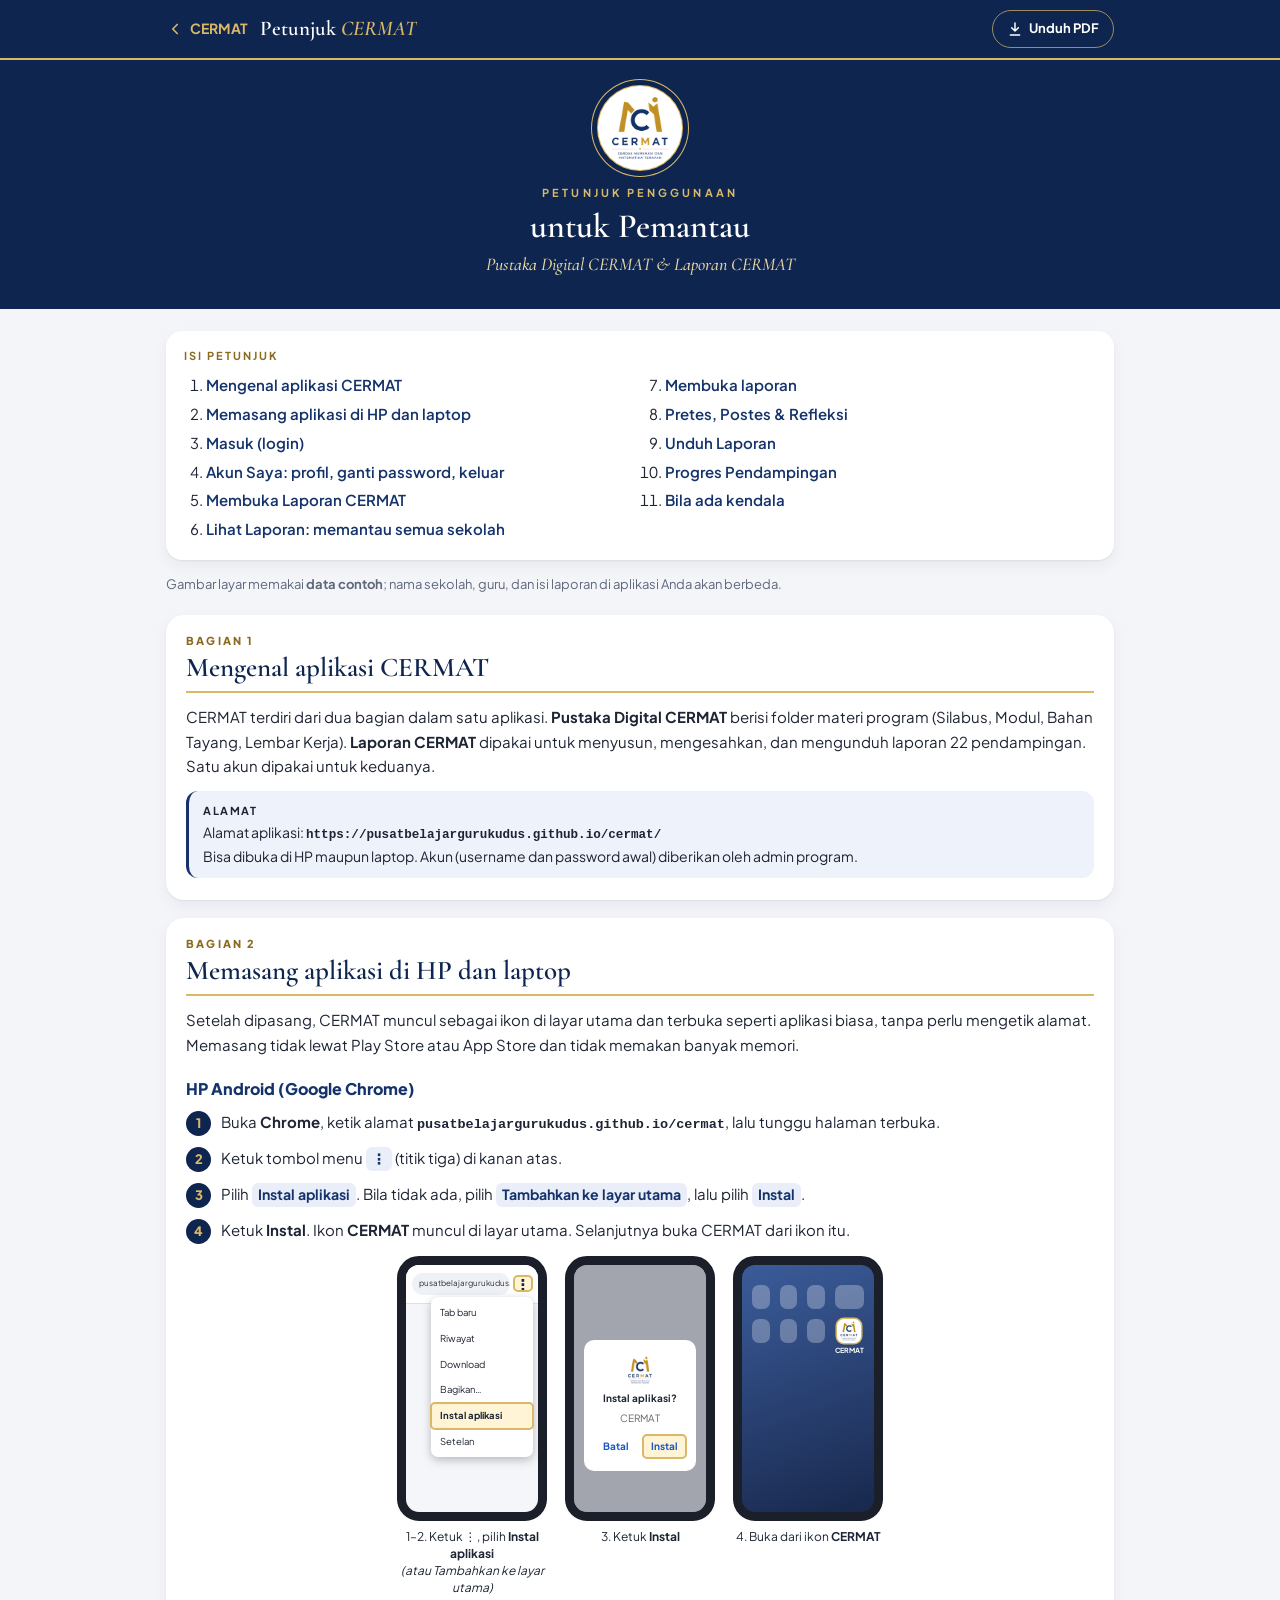
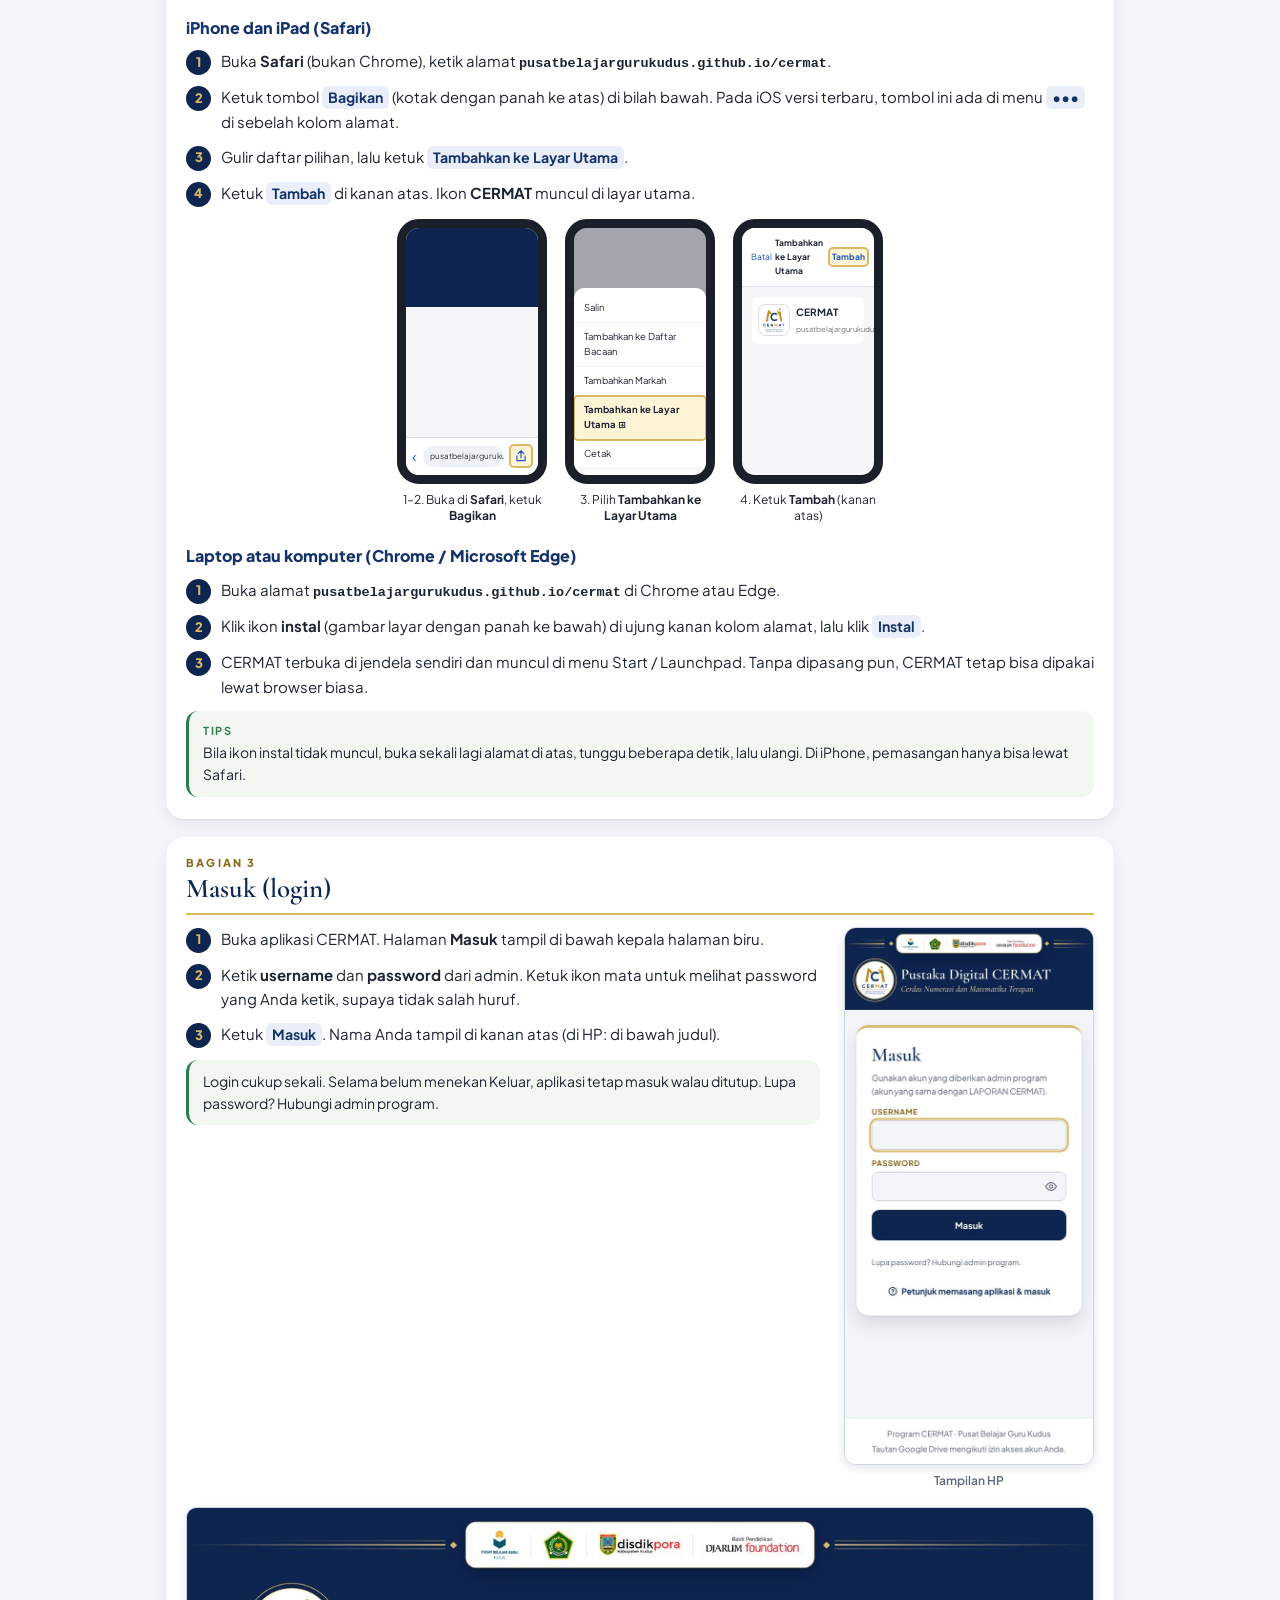
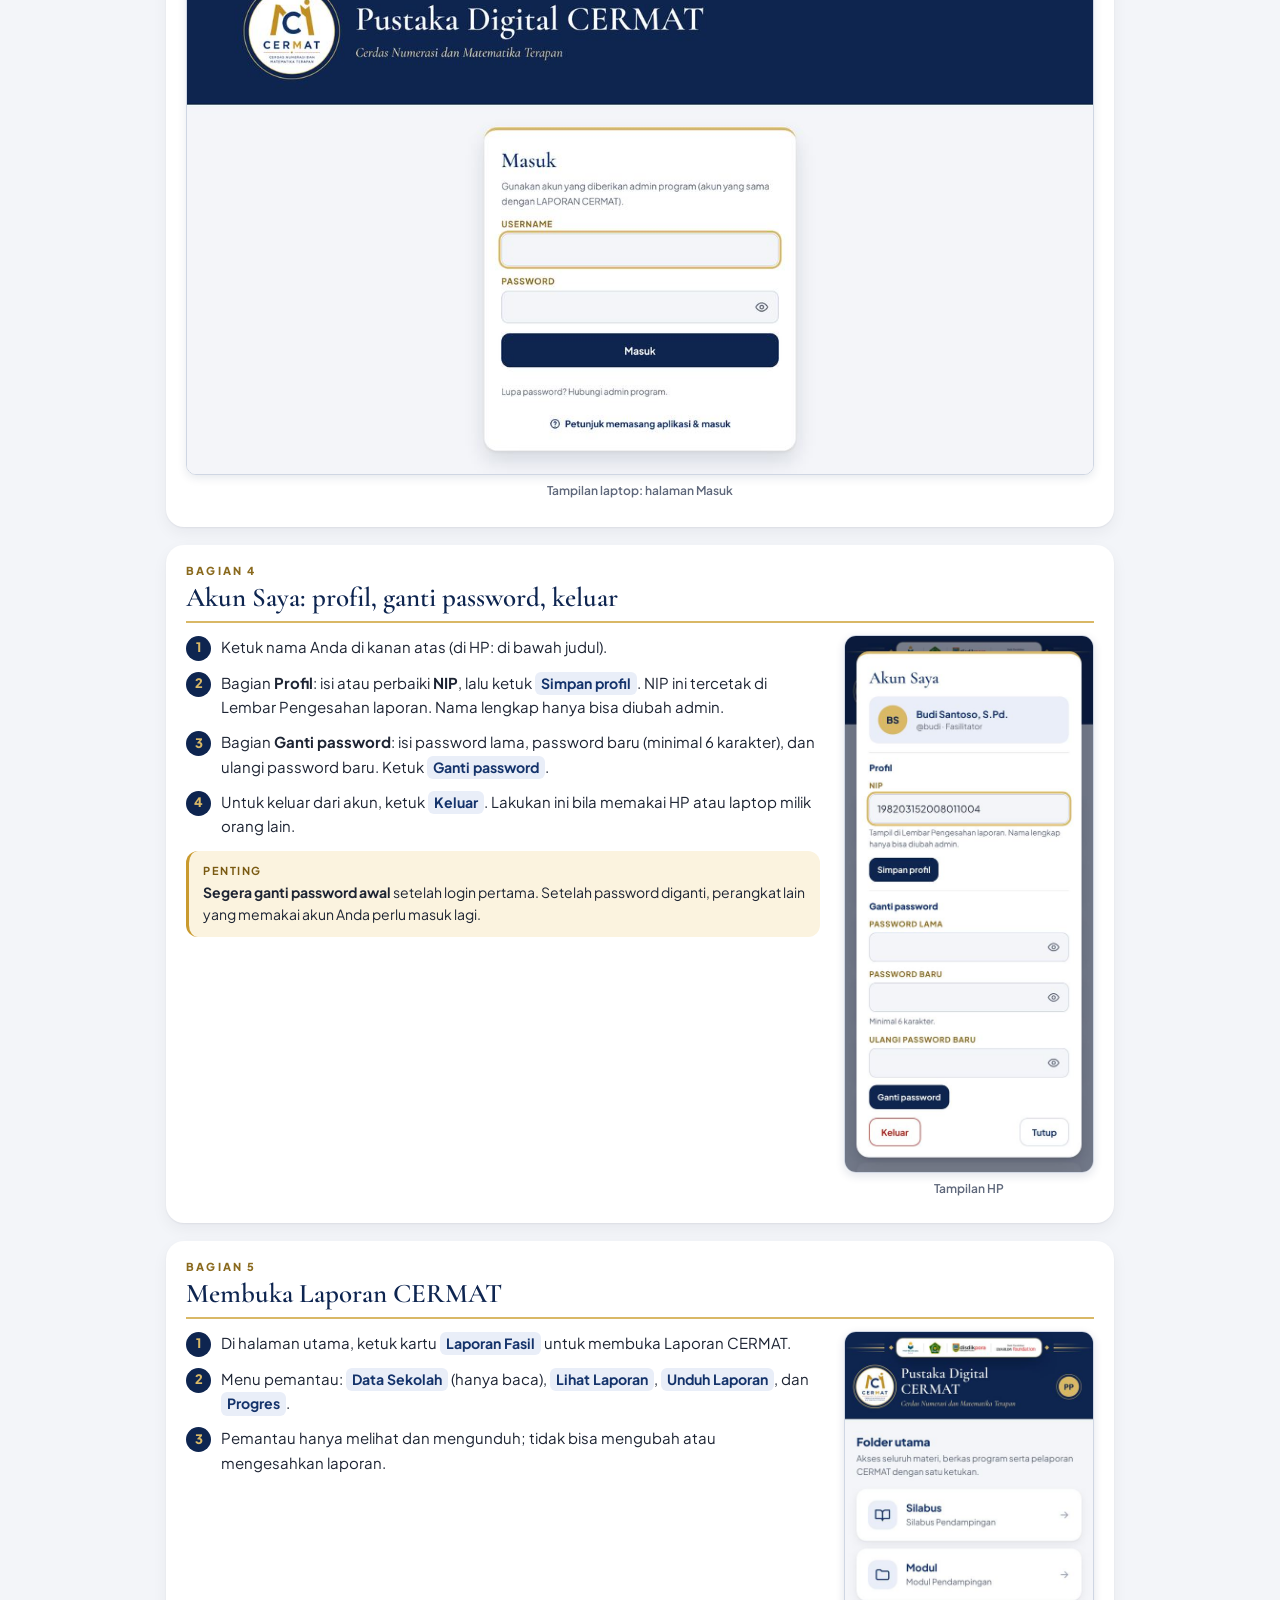
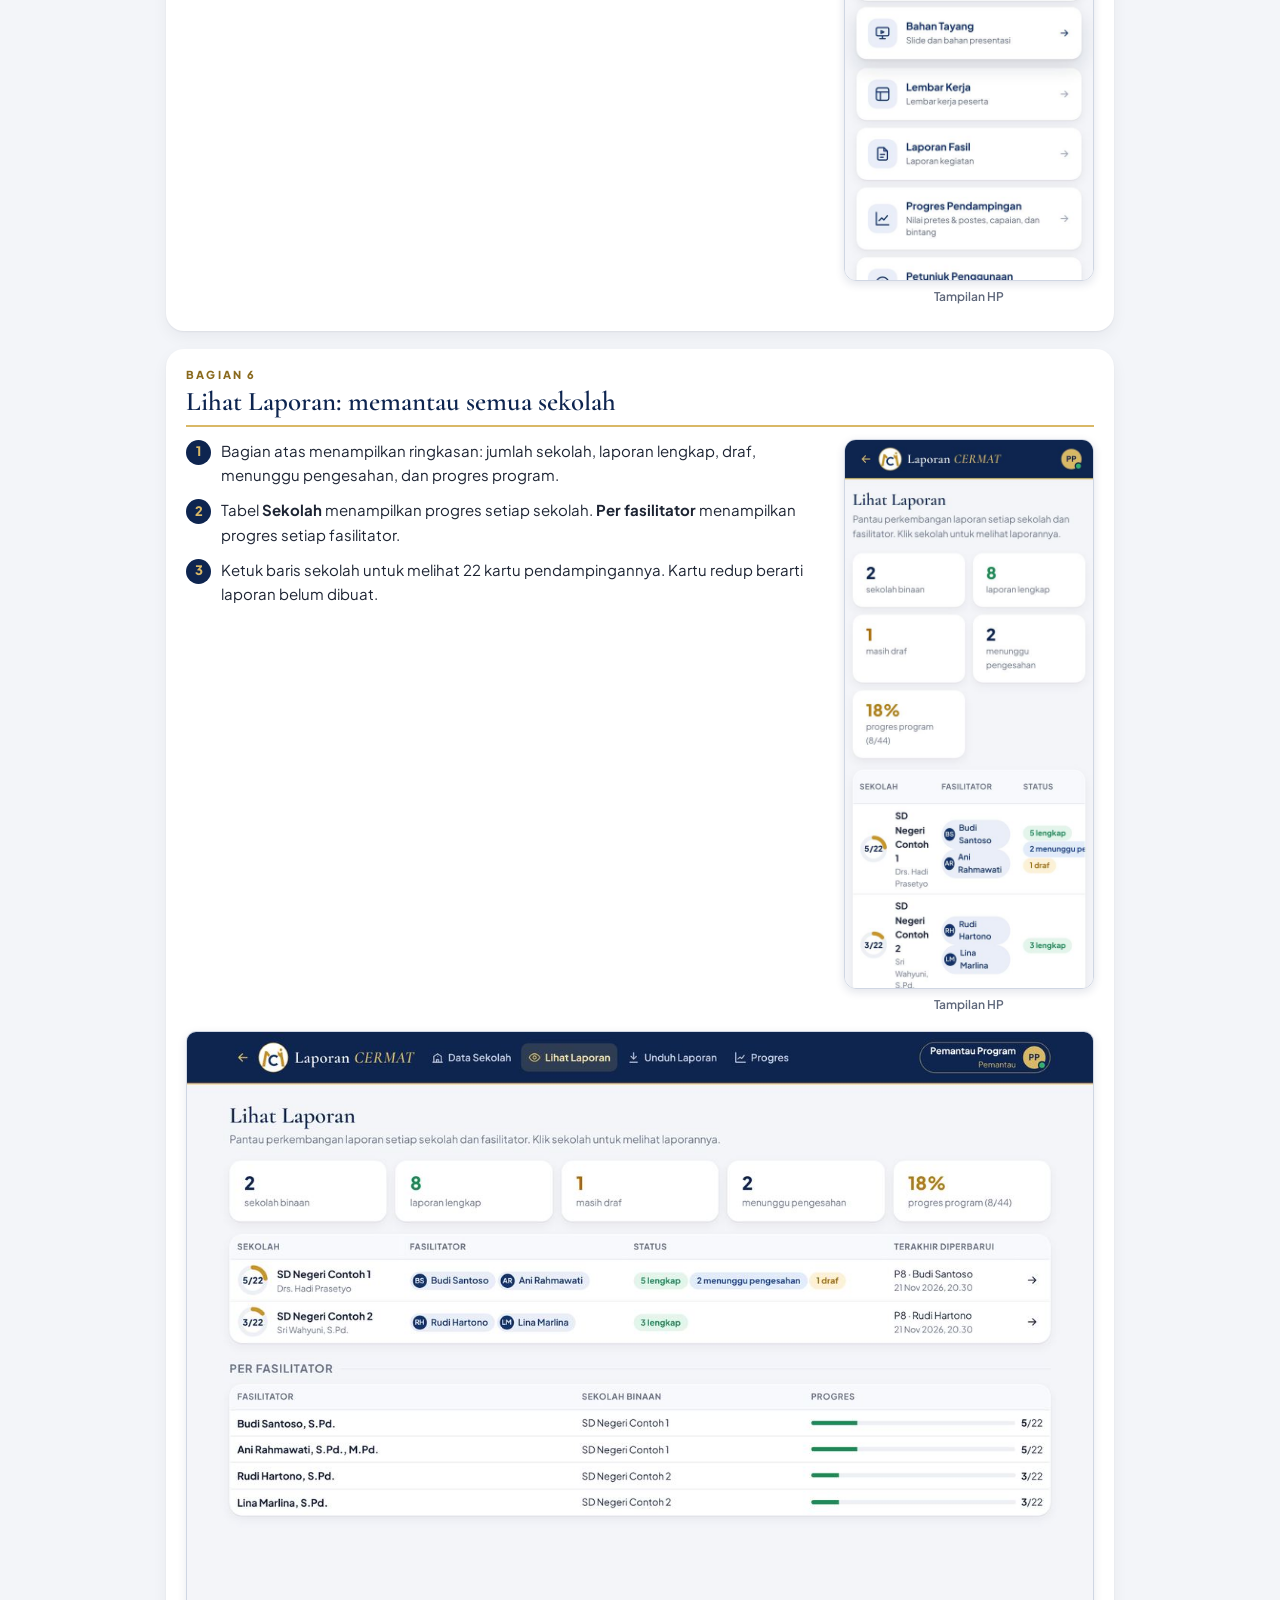
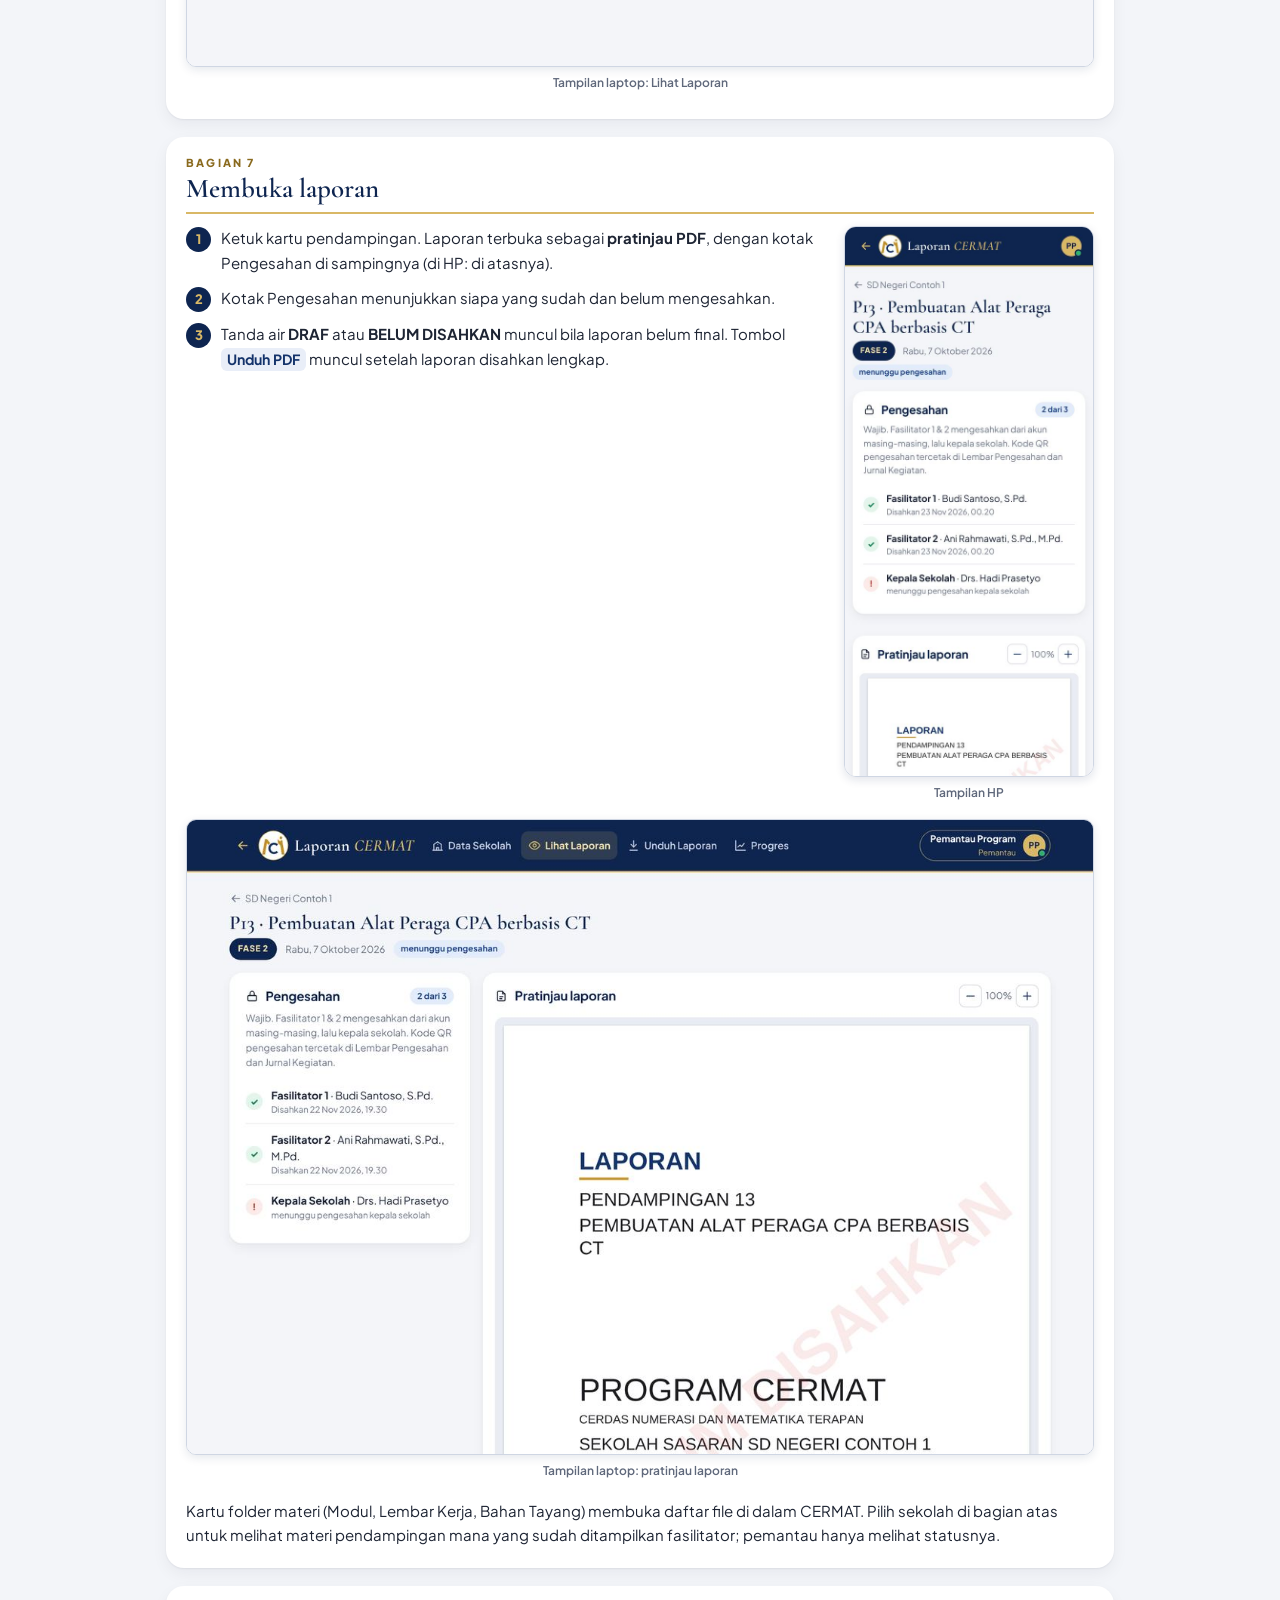
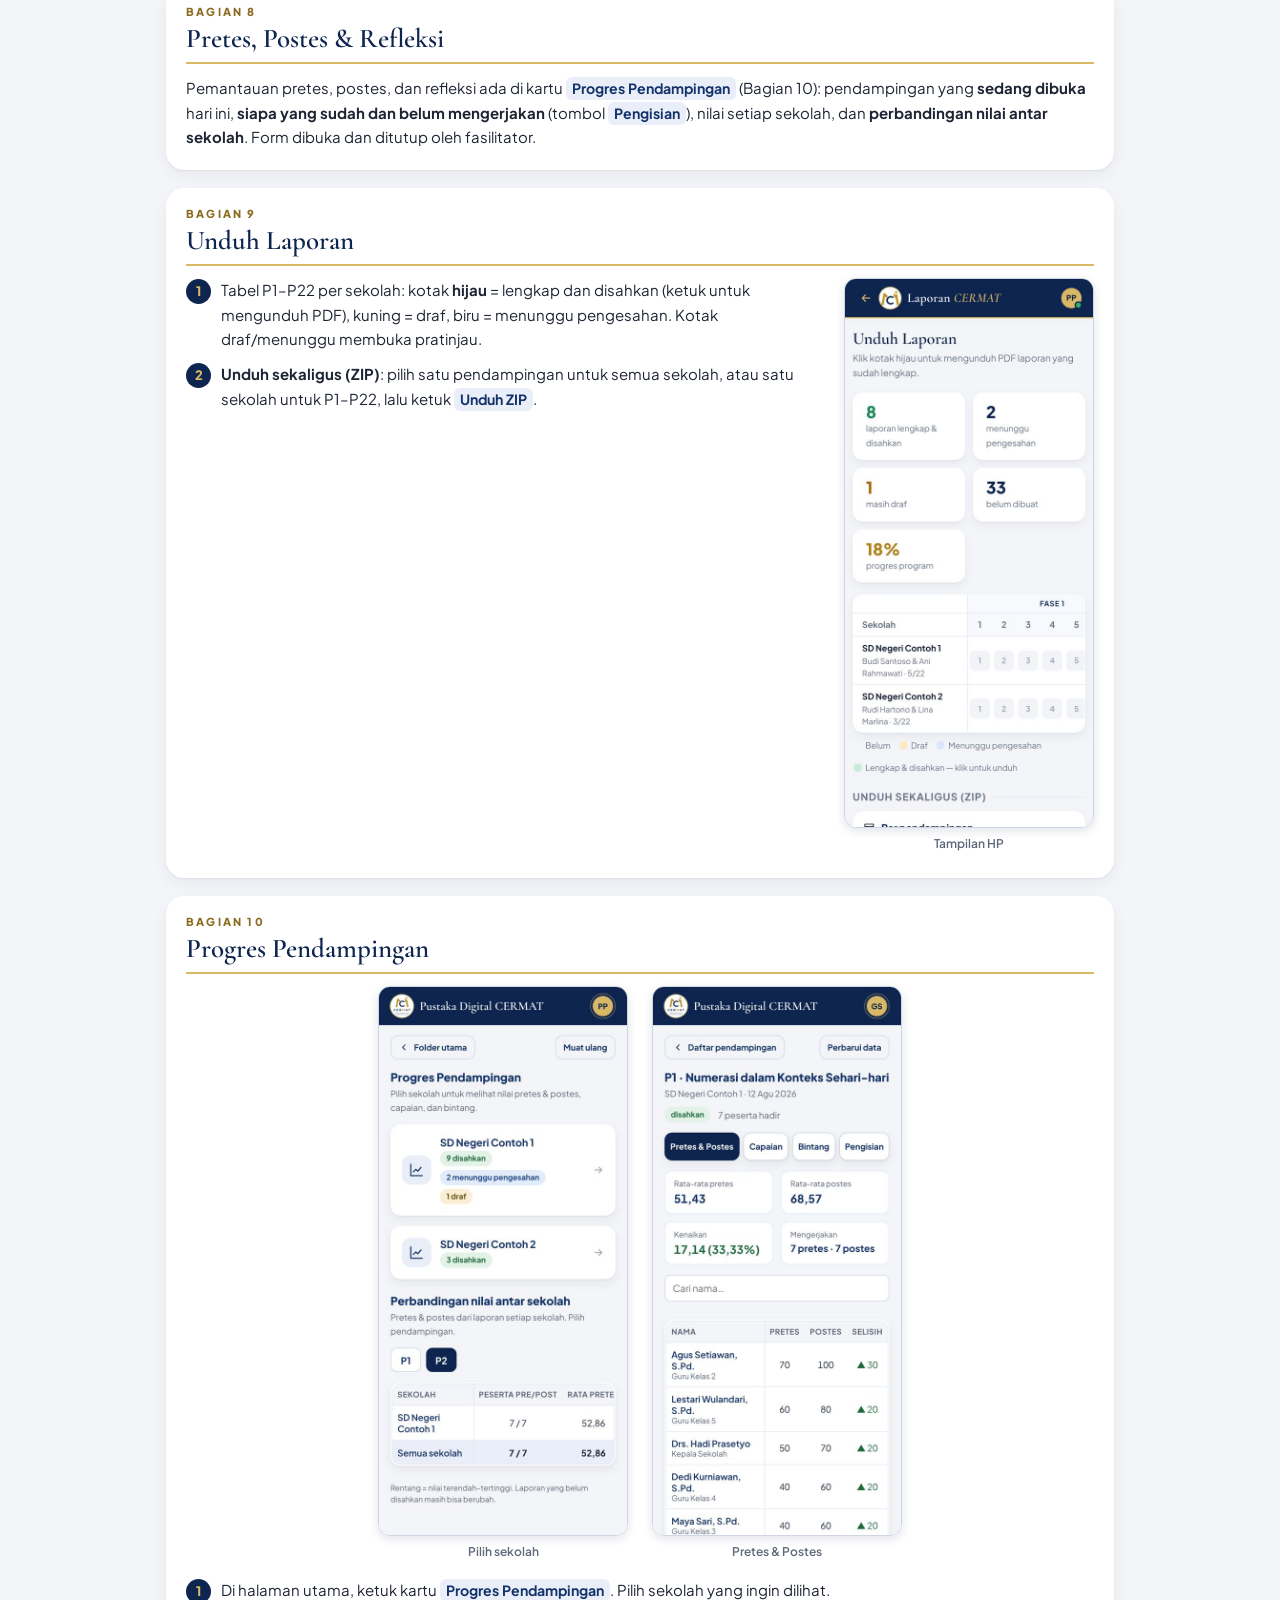
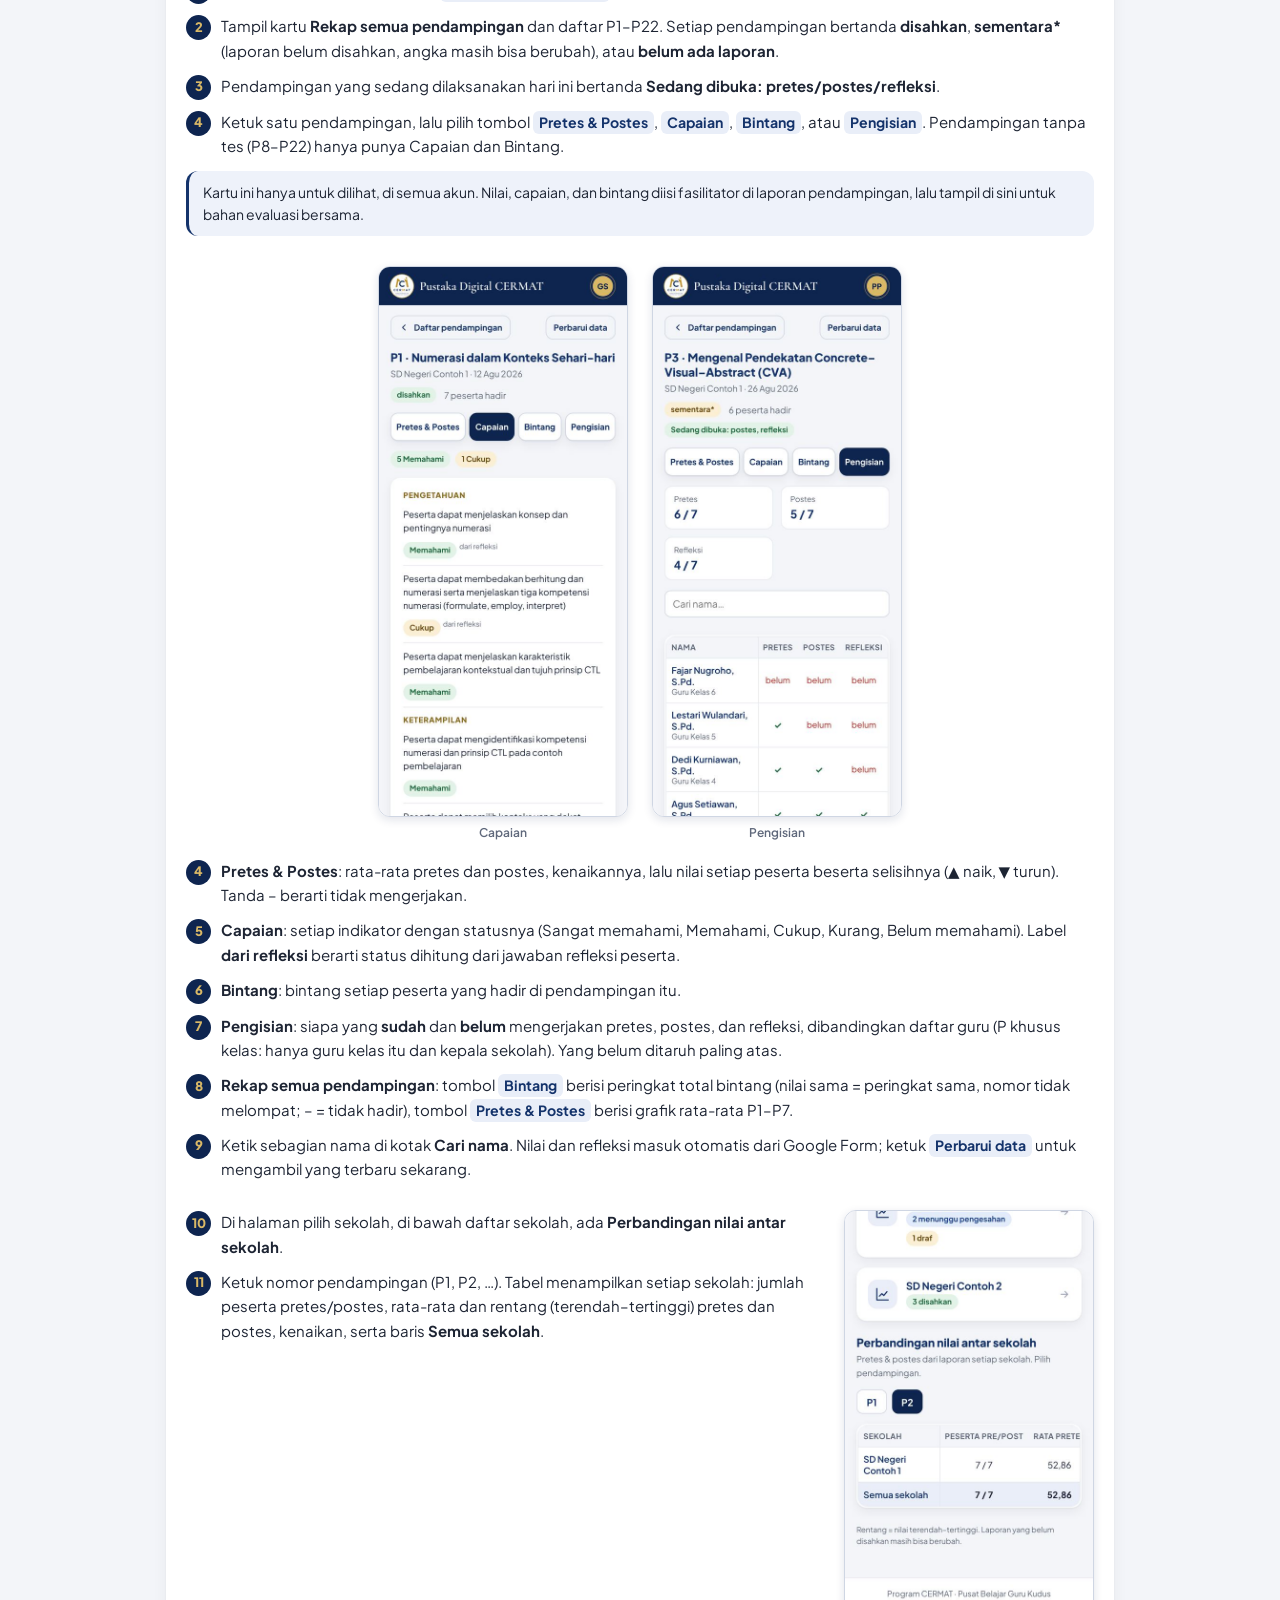
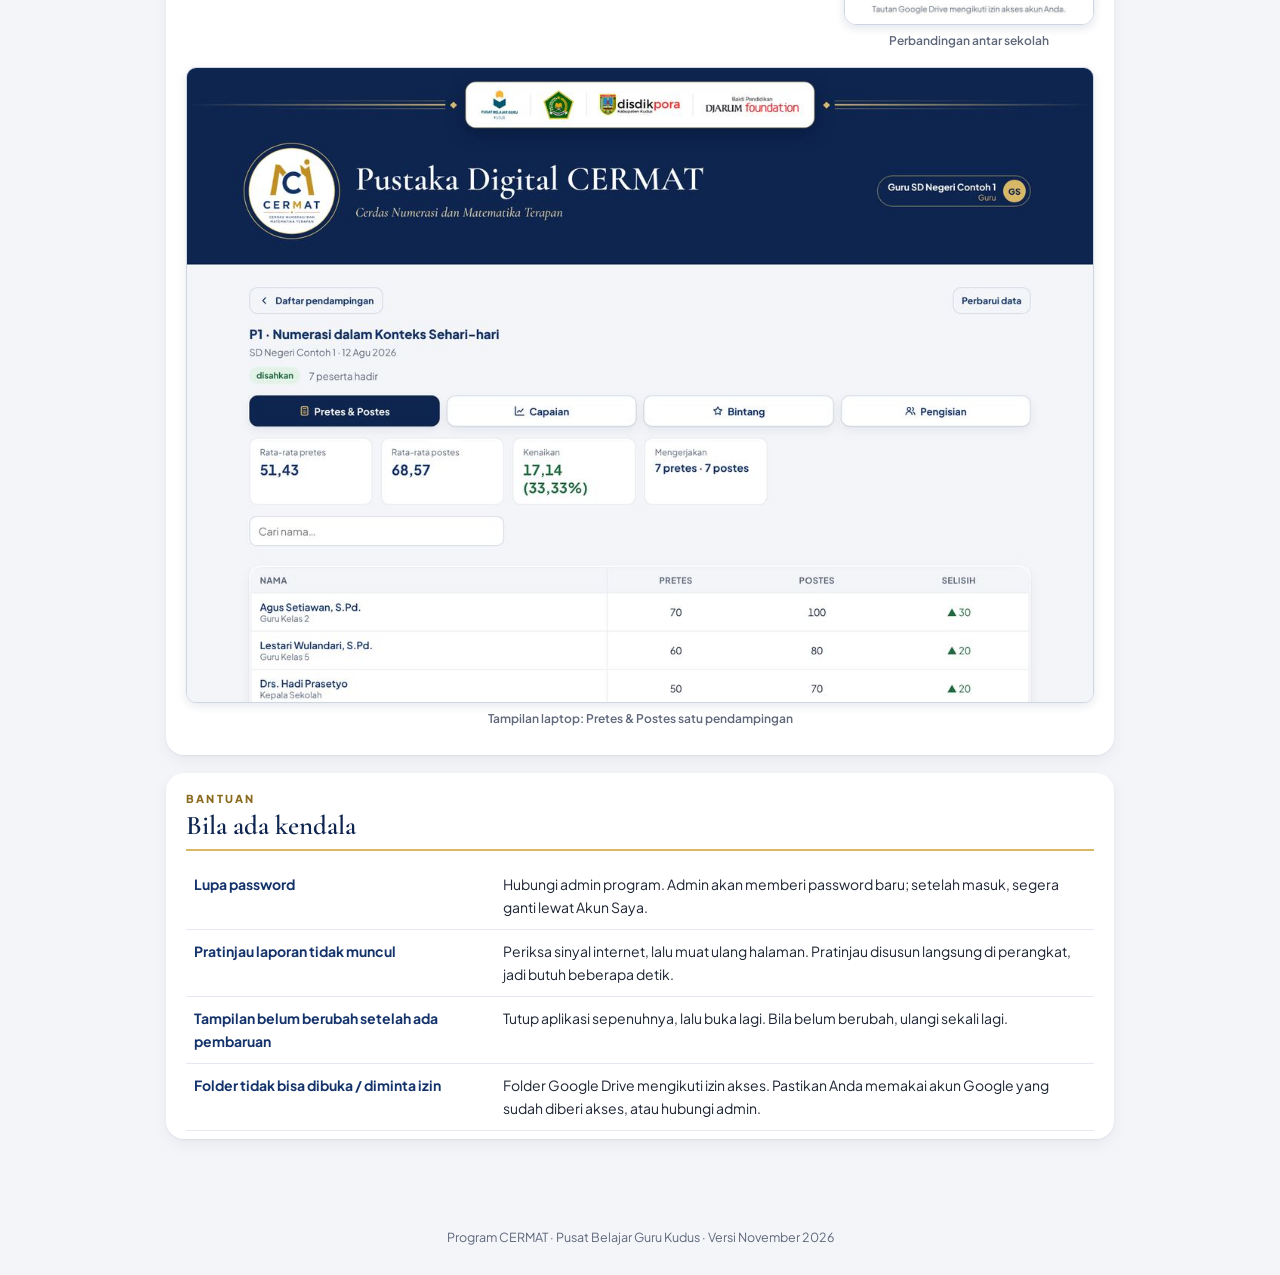
<file: panduan/pemantau.html>
<!doctype html><html lang="id"><head><meta charset="utf-8"><meta name="viewport" content="width=device-width,initial-scale=1,viewport-fit=cover">
<meta name="theme-color" content="#0E2550"><title>Petunjuk Pemantau · CERMAT</title><link rel="icon" href="img/icon-192.png"><link rel="stylesheet" href="panduan.css?v=1"></head>
<body><header class="bar"><div class="in"><a class="back" href="../"><svg width="18" height="18" viewBox="0 0 24 24" fill="none" stroke="currentColor" stroke-width="2.2" stroke-linecap="round" stroke-linejoin="round"><path d="M15 6l-6 6 6 6"/></svg>CERMAT</a><span class="t">Petunjuk <i>CERMAT</i></span><a class="pdf" href="pdf/Petunjuk_CERMAT_Pemantau.pdf" download><svg width="16" height="16" viewBox="0 0 24 24" fill="none" stroke="currentColor" stroke-width="2.2" stroke-linecap="round" stroke-linejoin="round"><path d="M12 3v12M7 10l5 5 5-5M5 21h14"/></svg><span>Unduh PDF</span></a></div></header>
<div class="hero"><div class="ro"><img src="img/logo.png" alt="Logo CERMAT"></div><div class="k">Petunjuk Penggunaan</div><h1>untuk Pemantau</h1><p>Pustaka Digital CERMAT &amp; Laporan CERMAT</p></div>
<main><nav class="toc"><b>Isi petunjuk</b><ol><li><a href="#mengenal-aplikasi-cermat">Mengenal aplikasi CERMAT</a></li><li><a href="#memasang-aplikasi-di-hp-dan-laptop">Memasang aplikasi di HP dan laptop</a></li><li><a href="#masuk-login">Masuk (login)</a></li><li><a href="#akun-saya-profil-ganti-password-keluar">Akun Saya: profil, ganti password, keluar</a></li><li><a href="#membuka-laporan-cermat">Membuka Laporan CERMAT</a></li><li><a href="#lihat-laporan-memantau-semua-sekolah">Lihat Laporan: memantau semua sekolah</a></li><li><a href="#membuka-laporan">Membuka laporan</a></li><li><a href="#pretes-postes-amp-refleksi">Pretes, Postes &amp; Refleksi</a></li><li><a href="#unduh-laporan">Unduh Laporan</a></li><li><a href="#progres-pendampingan">Progres Pendampingan</a></li><li><a href="#bila-ada-kendala">Bila ada kendala</a></li></ol></nav><p class="data">Gambar layar memakai <b>data contoh</b>; nama sekolah, guru, dan isi laporan di aplikasi Anda akan berbeda.</p><section class="c"><h2 id="mengenal-aplikasi-cermat"><span class=kick>Bagian 1</span>Mengenal aplikasi CERMAT</h2><p>CERMAT terdiri dari dua bagian dalam satu aplikasi. <b>Pustaka Digital CERMAT</b> berisi folder materi program (Silabus, Modul, Bahan Tayang, Lembar Kerja). <b>Laporan CERMAT</b> dipakai untuk menyusun, mengesahkan, dan mengunduh laporan 22 pendampingan. Satu akun dipakai untuk keduanya.</p><div class="note info"><b>Alamat</b>Alamat aplikasi: <b class="mono">https://pusatbelajargurukudus.github.io/cermat/</b><br>Bisa dibuka di HP maupun laptop. Akun (username dan password awal) diberikan oleh admin program.</div></section><section class="c"><h2 id="memasang-aplikasi-di-hp-dan-laptop"><span class=kick>Bagian 2</span>Memasang aplikasi di HP dan laptop</h2><p>Setelah dipasang, CERMAT muncul sebagai ikon di layar utama dan terbuka seperti aplikasi biasa, tanpa perlu mengetik alamat. Memasang tidak lewat Play Store atau App Store dan tidak memakan banyak memori.</p><div class="blk"><h3>HP Android (Google Chrome)</h3><ol class="steps"><li><span class="n">1</span><div>Buka <b>Chrome</b>, ketik alamat <b class="mono">pusatbelajargurukudus.github.io/cermat</b>, lalu tunggu halaman terbuka.</div></li><li><span class="n">2</span><div>Ketuk tombol menu <span class="ui">&#8942;</span> (titik tiga) di kanan atas.</div></li><li><span class="n">3</span><div>Pilih <span class="ui">Instal aplikasi</span>. Bila tidak ada, pilih <span class="ui">Tambahkan ke layar utama</span>, lalu pilih <span class="ui">Instal</span>.</div></li><li><span class="n">4</span><div>Ketuk <b>Instal</b>. Ikon <b>CERMAT</b> muncul di layar utama. Selanjutnya buka CERMAT dari ikon itu.</div></li></ol><div class="ill">
 <div class="mock"><div class="scr">
   <div class="cbar"><span class="url">pusatbelajargurukudus.github.io/cermat</span><span class="dots hl">&#8942;</span></div>
   <div class="menu"><div>Tab baru</div><div>Riwayat</div><div>Download</div><div>Bagikan…</div><div class="hl">Instal aplikasi</div><div>Setelan</div></div>
 </div><div class="lab">1–2. Ketuk &#8942;, pilih <b>Instal aplikasi</b><br><i>(atau Tambahkan ke layar utama)</i></div></div>
 <div class="mock"><div class="scr dim">
   <div class="dlg"><img src="img/icon-192.png"><b>Instal aplikasi?</b><span>CERMAT</span><div class="db"><i>Batal</i><i class="hl">Instal</i></div></div>
 </div><div class="lab">3. Ketuk <b>Instal</b></div></div>
 <div class="mock"><div class="scr home">
   <div class="grid"><i></i><i></i><i></i><i></i><i></i><i></i><i></i><span class="app"><img src="img/icon-192.png"><em>CERMAT</em></span></div>
 </div><div class="lab">4. Buka dari ikon <b>CERMAT</b></div></div>
</div></div><div class="blk"><h3>iPhone dan iPad (Safari)</h3><ol class="steps"><li><span class="n">1</span><div>Buka <b>Safari</b> (bukan Chrome), ketik alamat <b class="mono">pusatbelajargurukudus.github.io/cermat</b>.</div></li><li><span class="n">2</span><div>Ketuk tombol <span class="ui">Bagikan</span> (kotak dengan panah ke atas) di bilah bawah. Pada iOS versi terbaru, tombol ini ada di menu <span class="ui">•••</span> di sebelah kolom alamat.</div></li><li><span class="n">3</span><div>Gulir daftar pilihan, lalu ketuk <span class="ui">Tambahkan ke Layar Utama</span>.</div></li><li><span class="n">4</span><div>Ketuk <span class="ui">Tambah</span> di kanan atas. Ikon <b>CERMAT</b> muncul di layar utama.</div></li></ol><div class="ill">
 <div class="mock"><div class="scr">
   <div class="page"></div>
   <div class="sbar"><span class="ic">&#8249;</span><span class="url">pusatbelajargurukudus.github.io/cermat</span><span class="share hl"><svg viewBox="0 0 24 24" width="14" height="14"><path d="M12 3v12M7 8l5-5 5 5M5 12v8h14v-8" fill="none" stroke="currentColor" stroke-width="2" stroke-linecap="round" stroke-linejoin="round"/></svg></span></div>
 </div><div class="lab">1–2. Buka di <b>Safari</b>, ketuk <b>Bagikan</b></div></div>
 <div class="mock"><div class="scr dim">
   <div class="sheet"><div>Salin</div><div>Tambahkan ke Daftar Bacaan</div><div>Tambahkan Markah</div><div class="hl">Tambahkan ke Layar Utama &#8862;</div><div>Cetak</div></div>
 </div><div class="lab">3. Pilih <b>Tambahkan ke Layar Utama</b></div></div>
 <div class="mock"><div class="scr">
   <div class="addbar"><i>Batal</i><b>Tambahkan ke Layar Utama</b><i class="hl">Tambah</i></div>
   <div class="addrow"><img src="img/icon-192.png"><span>CERMAT<br><small>pusatbelajargurukudus.github.io/cermat</small></span></div>
 </div><div class="lab">4. Ketuk <b>Tambah</b> (kanan atas)</div></div>
</div></div><div class="blk"><h3>Laptop atau komputer (Chrome / Microsoft Edge)</h3><ol class="steps"><li><span class="n">1</span><div>Buka alamat <b class="mono">pusatbelajargurukudus.github.io/cermat</b> di Chrome atau Edge.</div></li><li><span class="n">2</span><div>Klik ikon <b>instal</b> (gambar layar dengan panah ke bawah) di ujung kanan kolom alamat, lalu klik <span class="ui">Instal</span>.</div></li><li><span class="n">3</span><div>CERMAT terbuka di jendela sendiri dan muncul di menu Start / Launchpad. Tanpa dipasang pun, CERMAT tetap bisa dipakai lewat browser biasa.</div></li></ol></div><div class="note tip"><b>Tips</b>Bila ikon instal tidak muncul, buka sekali lagi alamat di atas, tunggu beberapa detik, lalu ulangi. Di iPhone, pemasangan hanya bisa lewat Safari.</div></section><section class="c"><h2 id="masuk-login"><span class=kick>Bagian 3</span>Masuk (login)</h2><div class="pair"><div class="pt"><ol class="steps"><li><span class="n">1</span><div>Buka aplikasi CERMAT. Halaman <b>Masuk</b> tampil di bawah kepala halaman biru.</div></li><li><span class="n">2</span><div>Ketik <b>username</b> dan <b>password</b> dari admin. Ketuk ikon mata untuk melihat password yang Anda ketik, supaya tidak salah huruf.</div></li><li><span class="n">3</span><div>Ketuk <span class="ui">Masuk</span>. Nama Anda tampil di kanan atas (di HP: di bawah judul).</div></li></ol><div class="note tip">Login cukup sekali. Selama belum menekan Keluar, aplikasi tetap masuk walau ditutup. Lupa password? Hubungi admin program.</div></div><figure class="ph"><img src="img/c_login.jpg"><figcaption>Tampilan HP</figcaption></figure></div><figure class="wide"><img src="img/D_login.jpg"><figcaption>Tampilan laptop: halaman Masuk</figcaption></figure></section><section class="c"><h2 id="akun-saya-profil-ganti-password-keluar"><span class=kick>Bagian 4</span>Akun Saya: profil, ganti password, keluar</h2><div class="pair"><div class="pt"><ol class="steps"><li><span class="n">1</span><div>Ketuk nama Anda di kanan atas (di HP: di bawah judul).</div></li><li><span class="n">2</span><div>Bagian <b>Profil</b>: isi atau perbaiki <b>NIP</b>, lalu ketuk <span class="ui">Simpan profil</span>. NIP ini tercetak di Lembar Pengesahan laporan. Nama lengkap hanya bisa diubah admin.</div></li><li><span class="n">3</span><div>Bagian <b>Ganti password</b>: isi password lama, password baru (minimal 6 karakter), dan ulangi password baru. Ketuk <span class="ui">Ganti password</span>.</div></li><li><span class="n">4</span><div>Untuk keluar dari akun, ketuk <span class="ui">Keluar</span>. Lakukan ini bila memakai HP atau laptop milik orang lain.</div></li></ol><div class="note warn"><b>Penting</b><b>Segera ganti password awal</b> setelah login pertama. Setelah password diganti, perangkat lain yang memakai akun Anda perlu masuk lagi.</div></div><figure class="ph"><img src="img/c_akun.jpg"><figcaption>Tampilan HP</figcaption></figure></div></section><section class="c"><h2 id="membuka-laporan-cermat"><span class=kick>Bagian 5</span>Membuka Laporan CERMAT</h2><div class="pair"><div class="pt"><ol class="steps"><li><span class="n">1</span><div>Di halaman utama, ketuk kartu <span class="ui">Laporan Fasil</span> untuk membuka Laporan CERMAT.</div></li><li><span class="n">2</span><div>Menu pemantau: <span class="ui">Data Sekolah</span> (hanya baca), <span class="ui">Lihat Laporan</span>, <span class="ui">Unduh Laporan</span>, dan <span class="ui">Progres</span>.</div></li><li><span class="n">3</span><div>Pemantau hanya melihat dan mengunduh; tidak bisa mengubah atau mengesahkan laporan.</div></li></ol></div><figure class="ph"><img src="img/p_portal.jpg"><figcaption>Tampilan HP</figcaption></figure></div></section><section class="c"><h2 id="lihat-laporan-memantau-semua-sekolah"><span class=kick>Bagian 6</span>Lihat Laporan: memantau semua sekolah</h2><div class="pair"><div class="pt"><ol class="steps"><li><span class="n">1</span><div>Bagian atas menampilkan ringkasan: jumlah sekolah, laporan lengkap, draf, menunggu pengesahan, dan progres program.</div></li><li><span class="n">2</span><div>Tabel <b>Sekolah</b> menampilkan progres setiap sekolah. <b>Per fasilitator</b> menampilkan progres setiap fasilitator.</div></li><li><span class="n">3</span><div>Ketuk baris sekolah untuk melihat 22 kartu pendampingannya. Kartu redup berarti laporan belum dibuat.</div></li></ol></div><figure class="ph"><img src="img/p_lihat.jpg"><figcaption>Tampilan HP</figcaption></figure></div><figure class="wide"><img src="img/D_lihat.jpg"><figcaption>Tampilan laptop: Lihat Laporan</figcaption></figure></section><section class="c"><h2 id="membuka-laporan"><span class=kick>Bagian 7</span>Membuka laporan</h2><div class="pair"><div class="pt"><ol class="steps"><li><span class="n">1</span><div>Ketuk kartu pendampingan. Laporan terbuka sebagai <b>pratinjau PDF</b>, dengan kotak Pengesahan di sampingnya (di HP: di atasnya).</div></li><li><span class="n">2</span><div>Kotak Pengesahan menunjukkan siapa yang sudah dan belum mengesahkan.</div></li><li><span class="n">3</span><div>Tanda air <b>DRAF</b> atau <b>BELUM DISAHKAN</b> muncul bila laporan belum final. Tombol <span class="ui">Unduh PDF</span> muncul setelah laporan disahkan lengkap.</div></li></ol></div><figure class="ph"><img src="img/p_preview.jpg"><figcaption>Tampilan HP</figcaption></figure></div><figure class="wide"><img src="img/D_pantau_preview.jpg"><figcaption>Tampilan laptop: pratinjau laporan</figcaption></figure><p>Kartu folder materi (Modul, Lembar Kerja, Bahan Tayang) membuka daftar file di dalam CERMAT. Pilih sekolah di bagian atas untuk melihat materi pendampingan mana yang sudah ditampilkan fasilitator; pemantau hanya melihat statusnya.</p></section><section class="c"><h2 id="pretes-postes-amp-refleksi"><span class=kick>Bagian 8</span>Pretes, Postes &amp; Refleksi</h2><p>Pemantauan pretes, postes, dan refleksi ada di kartu <span class="ui">Progres Pendampingan</span> (Bagian 10): pendampingan yang <b>sedang dibuka</b> hari ini, <b>siapa yang sudah dan belum mengerjakan</b> (tombol <span class="ui">Pengisian</span>), nilai setiap sekolah, dan <b>perbandingan nilai antar sekolah</b>. Form dibuka dan ditutup oleh fasilitator.</p></section><section class="c"><h2 id="unduh-laporan"><span class=kick>Bagian 9</span>Unduh Laporan</h2><div class="pair"><div class="pt"><ol class="steps"><li><span class="n">1</span><div>Tabel P1–P22 per sekolah: kotak <b>hijau</b> = lengkap dan disahkan (ketuk untuk mengunduh PDF), kuning = draf, biru = menunggu pengesahan. Kotak draf/menunggu membuka pratinjau.</div></li><li><span class="n">2</span><div><b>Unduh sekaligus (ZIP)</b>: pilih satu pendampingan untuk semua sekolah, atau satu sekolah untuk P1–P22, lalu ketuk <span class="ui">Unduh ZIP</span>.</div></li></ol></div><figure class="ph"><img src="img/p_unduh.jpg"><figcaption>Tampilan HP</figcaption></figure></div></section><section class="c"><h2 id="progres-pendampingan"><span class=kick>Bagian 10</span>Progres Pendampingan</h2><div class="twoph"><figure class="ph"><img src="img/pg_pilih.jpg"><figcaption>Pilih sekolah</figcaption></figure><figure class="ph"><img src="img/pg_nilai.jpg"><figcaption>Pretes &amp; Postes</figcaption></figure></div><div class="pair"><div class="pt"><ol class="steps"><li><span class="n">1</span><div>Di halaman utama, ketuk kartu <span class="ui">Progres Pendampingan</span>. Pilih sekolah yang ingin dilihat.</div></li><li><span class="n">2</span><div>Tampil kartu <b>Rekap semua pendampingan</b> dan daftar P1–P22. Setiap pendampingan bertanda <b>disahkan</b>, <b>sementara*</b> (laporan belum disahkan, angka masih bisa berubah), atau <b>belum ada laporan</b>.</div></li><li><span class="n">3</span><div>Pendampingan yang sedang dilaksanakan hari ini bertanda <b>Sedang dibuka: pretes/postes/refleksi</b>.</div></li><li><span class="n">4</span><div>Ketuk satu pendampingan, lalu pilih tombol <span class="ui">Pretes &amp; Postes</span>, <span class="ui">Capaian</span>, <span class="ui">Bintang</span>, atau <span class="ui">Pengisian</span>. Pendampingan tanpa tes (P8–P22) hanya punya Capaian dan Bintang.</div></li></ol><div class="note info">Kartu ini hanya untuk dilihat, di semua akun. Nilai, capaian, dan bintang diisi fasilitator di laporan pendampingan, lalu tampil di sini untuk bahan evaluasi bersama.</div></div></div><div class="twoph"><figure class="ph"><img src="img/pg_capaian.jpg"><figcaption>Capaian</figcaption></figure><figure class="ph"><img src="img/pg_isi.jpg"><figcaption>Pengisian</figcaption></figure></div><div class="pair"><div class="pt"><ol class="steps"><li><span class="n">4</span><div><b>Pretes &amp; Postes</b>: rata-rata pretes dan postes, kenaikannya, lalu nilai setiap peserta beserta selisihnya (▲ naik, ▼ turun). Tanda – berarti tidak mengerjakan.</div></li><li><span class="n">5</span><div><b>Capaian</b>: setiap indikator dengan statusnya (Sangat memahami, Memahami, Cukup, Kurang, Belum memahami). Label <b>dari refleksi</b> berarti status dihitung dari jawaban refleksi peserta.</div></li><li><span class="n">6</span><div><b>Bintang</b>: bintang setiap peserta yang hadir di pendampingan itu.</div></li><li><span class="n">7</span><div><b>Pengisian</b>: siapa yang <b>sudah</b> dan <b>belum</b> mengerjakan pretes, postes, dan refleksi, dibandingkan daftar guru (P khusus kelas: hanya guru kelas itu dan kepala sekolah). Yang belum ditaruh paling atas.</div></li><li><span class="n">8</span><div><b>Rekap semua pendampingan</b>: tombol <span class="ui">Bintang</span> berisi peringkat total bintang (nilai sama = peringkat sama, nomor tidak melompat; – = tidak hadir), tombol <span class="ui">Pretes &amp; Postes</span> berisi grafik rata-rata P1–P7.</div></li><li><span class="n">9</span><div>Ketik sebagian nama di kotak <b>Cari nama</b>. Nilai dan refleksi masuk otomatis dari Google Form; ketuk <span class="ui">Perbarui data</span> untuk mengambil yang terbaru sekarang.</div></li></ol></div></div><div class="pair"><div class="pt"><ol class="steps"><li><span class="n">10</span><div>Di halaman pilih sekolah, di bawah daftar sekolah, ada <b>Perbandingan nilai antar sekolah</b>.</div></li><li><span class="n">11</span><div>Ketuk nomor pendampingan (P1, P2, …). Tabel menampilkan setiap sekolah: jumlah peserta pretes/postes, rata-rata dan rentang (terendah–tertinggi) pretes dan postes, kenaikan, serta baris <b>Semua sekolah</b>.</div></li></ol></div><figure class="ph"><img src="img/pg_banding.jpg"><figcaption>Perbandingan antar sekolah</figcaption></figure></div><figure class="wide"><img src="img/D_progres_nilai.jpg"><figcaption>Tampilan laptop: Pretes &amp; Postes satu pendampingan</figcaption></figure><div class="blk"></section><section class="c"><h2 id="bila-ada-kendala"><span class=kick>Bantuan</span>Bila ada kendala</h2><table class="faq"><tr><th>Lupa password</th><td>Hubungi admin program. Admin akan memberi password baru; setelah masuk, segera ganti lewat Akun Saya.</td></tr><tr><th>Pratinjau laporan tidak muncul</th><td>Periksa sinyal internet, lalu muat ulang halaman. Pratinjau disusun langsung di perangkat, jadi butuh beberapa detik.</td></tr><tr><th>Tampilan belum berubah setelah ada pembaruan</th><td>Tutup aplikasi sepenuhnya, lalu buka lagi. Bila belum berubah, ulangi sekali lagi.</td></tr><tr><th>Folder tidak bisa dibuka / diminta izin</th><td>Folder Google Drive mengikuti izin akses. Pastikan Anda memakai akun Google yang sudah diberi akses, atau hubungi admin.</td></tr></table></div></section></main>
<div class="ft">Program CERMAT · Pusat Belajar Guru Kudus · Versi November 2026</div></body></html>
</file>
<file: panduan/panduan.css>
@import url(../fonts/fonts.css?v=1);
:root{--navy:#0E2550;--ink:#14336B;--gold:#D9B866;--gold-soft:#E8D6A6;--gold-ink:#8A6A1E;--text:#1d2433;--muted:#5F687B;--line:#E4E8F0;--chip:#E9EEF8;--bg:#F3F5F9}
*{box-sizing:border-box}html{-webkit-text-size-adjust:100%;scroll-behavior:smooth;scroll-padding-top:70px}
body{margin:0;background:var(--bg);color:var(--text);font:15px/1.65 'Plus Jakarta Sans',system-ui,sans-serif}
b{font-weight:700}.mono{font-family:ui-monospace,Menlo,Consolas,monospace;font-size:.9em;word-break:break-all}
.bar{position:sticky;top:0;z-index:5;background:var(--navy);border-bottom:2px solid var(--gold);color:#fff}
.bar .in{max-width:980px;margin:0 auto;height:58px;padding:0 16px;display:flex;align-items:center;gap:12px}
.bar a{color:#fff;text-decoration:none}
.back{display:inline-flex;align-items:center;gap:6px;color:var(--gold)!important;font-weight:700;font-size:14px}
.bar .t{font-family:'Cormorant Garamond',Georgia,serif;font-size:21px;font-weight:600;white-space:nowrap;overflow:hidden;text-overflow:ellipsis}
.bar .t i{color:var(--gold)}
.pdf{margin-left:auto;flex:none;display:inline-flex;align-items:center;gap:6px;height:38px;padding:0 14px;border:1px solid rgba(217,184,102,.7);border-radius:999px;font-size:13px;font-weight:700}
.hero{background:var(--navy);color:#fff;text-align:center;padding:26px 16px 30px}
.hero .ro{width:84px;height:84px;margin:0 auto 14px;border-radius:50%;background:#fff;display:flex;align-items:center;justify-content:center;box-shadow:0 0 0 1px var(--gold),0 0 0 6px var(--navy),0 0 0 7px var(--gold)}
.hero .ro img{height:62px}
.hero .k{font-size:11px;letter-spacing:.28em;text-transform:uppercase;color:var(--gold);font-weight:700}
.hero h1{margin:6px 0 4px;font-family:'Cormorant Garamond',Georgia,serif;font-weight:600;font-size:34px;line-height:1.1}
.hero p{margin:0;color:var(--gold-soft);font-family:'Cormorant Garamond',Georgia,serif;font-style:italic;font-size:18px}
main{max-width:980px;margin:0 auto;padding:22px 16px 60px}
.toc{background:#fff;border-radius:16px;padding:16px 18px;box-shadow:0 1px 2px rgba(16,24,40,.06),0 6px 16px rgba(16,24,40,.05);margin-bottom:22px}
.toc b{display:block;font-size:11px;letter-spacing:.18em;text-transform:uppercase;color:var(--gold-ink);margin-bottom:6px}
.toc ol{margin:0;padding-left:22px;columns:2;column-gap:28px}.toc li{padding:2px 0;break-inside:avoid}
.toc a{color:var(--ink);text-decoration:none;font-weight:600}
.data{font-size:13px;color:var(--muted);margin:-8px 0 20px}
section.c{background:#fff;border-radius:18px;padding:20px 20px 8px;margin:0 0 18px;box-shadow:0 1px 2px rgba(16,24,40,.06),0 6px 16px rgba(16,24,40,.05)}
h2{font-family:'Cormorant Garamond',Georgia,serif;font-weight:600;font-size:27px;line-height:1.15;color:var(--navy);margin:0 0 12px;padding-bottom:8px;border-bottom:2px solid var(--gold)}
h2 .kick{display:block;font-family:'Plus Jakarta Sans',sans-serif;font-size:11px;font-weight:800;letter-spacing:.2em;text-transform:uppercase;color:var(--gold-ink);margin-bottom:4px}
h3{font-size:16px;font-weight:800;color:var(--ink);margin:18px 0 8px}
p{margin:0 0 12px}
.ui{display:inline-block;padding:0 6px;border-radius:6px;background:var(--chip);color:var(--ink);font-weight:700;font-size:.94em}
.steps{list-style:none;margin:0 0 12px;padding:0}.steps li{display:flex;gap:10px;margin-bottom:10px}
.steps .n{flex:none;width:25px;height:25px;border-radius:50%;background:var(--navy);color:var(--gold);font-weight:800;font-size:13px;display:flex;align-items:center;justify-content:center;margin-top:1px}
.pair{display:grid;grid-template-columns:1fr 250px;gap:24px;align-items:start;margin:4px 0 16px}
.pair:has(> .pt:only-child){grid-template-columns:1fr}
figure{margin:0}figcaption{font-size:12px;color:var(--muted);text-align:center;margin-top:6px;font-weight:600}
.ph img{display:block;width:250px;max-width:100%;margin:0 auto;border-radius:12px;border:1px solid #cfd6e3;box-shadow:0 3px 10px rgba(14,37,80,.12)}
.wide{margin:6px 0 18px}.wide img{display:block;width:100%;border-radius:10px;border:1px solid #cfd6e3;box-shadow:0 3px 10px rgba(14,37,80,.10)}
.twoph{display:flex;justify-content:center;gap:24px;flex-wrap:wrap;margin:6px 0 16px}
.note{border-radius:12px;padding:11px 14px;margin:6px 0 14px;font-size:14px;line-height:1.55}
.note>b:first-child{display:block;font-size:11px;letter-spacing:.14em;text-transform:uppercase;margin-bottom:3px}
.note.info{background:#EEF2FA;border-left:3px solid var(--ink)}.note.tip{background:#F2F7F1;border-left:3px solid #2E7D4F}.note.tip>b:first-child{color:#2E7D4F}
.note.warn{background:#FBF3DF;border-left:3px solid #C99A2E}.note.warn>b:first-child{color:#7A5A12}
.faq{width:100%;border-collapse:collapse;font-size:14px}.faq th,.faq td{text-align:left;vertical-align:top;padding:10px 8px;border-bottom:1px solid var(--line)}.faq th{width:34%;color:var(--ink)}
.ill{display:flex;justify-content:center;gap:18px;flex-wrap:wrap;margin:6px 0 18px}
.mock{width:150px;display:flex;flex-direction:column;align-items:center}
.scr{position:relative;width:150px;height:265px;border:9px solid #1b1f29;border-radius:22px;background:#f4f6fa;overflow:hidden}
.scr.dim::after{content:'';position:absolute;inset:0;background:rgba(10,16,30,.35);z-index:1}
.lab{margin-top:8px;font-size:12px;text-align:center;line-height:1.4}
.hl{outline:2px solid var(--gold);outline-offset:-1px;background:#FFF4D6!important;border-radius:4px;font-weight:700}
.cbar{display:flex;align-items:center;gap:4px;padding:8px 6px;background:#fff;border-bottom:1px solid #dde2ea}
.cbar .url,.sbar .url{flex:1;font-size:8px;background:#eef1f6;border-radius:99px;padding:4px 7px;overflow:hidden;white-space:nowrap;color:#333}
.cbar .dots{width:18px;text-align:center;font-size:15px;line-height:1}
.menu{position:absolute;right:5px;top:32px;width:102px;background:#fff;border-radius:7px;box-shadow:0 3px 10px rgba(0,0,0,.25);padding:3px 0;font-size:9.5px;z-index:2}.menu div{padding:5px 9px}
.dlg{position:absolute;left:10px;right:10px;top:75px;background:#fff;border-radius:10px;padding:13px 10px;z-index:2;display:flex;flex-direction:column;align-items:center;gap:3px;font-size:10px}
.dlg img{width:34px}.dlg span{color:#666}.db{display:flex;gap:6px;margin-top:6px;align-self:flex-end}.db i{font-style:normal;padding:3px 8px;color:#1a56c4;font-weight:700}
.home{background:linear-gradient(160deg,#3b5c9a,#18284d)}.grid{display:grid;grid-template-columns:repeat(4,1fr);gap:10px;padding:20px 10px}
.grid i{height:24px;border-radius:7px;background:rgba(255,255,255,.28)}.app{display:flex;flex-direction:column;align-items:center;gap:2px}
.app img{width:24px;height:24px;border-radius:7px;background:#fff;box-shadow:0 0 0 1.5px var(--gold)}.app em{font-style:normal;font-size:7px;color:#fff;font-weight:700}
.page{position:absolute;inset:0 0 38px 0;background:linear-gradient(#0E2550 0 38%,#f4f6fa 38%)}
.sbar{position:absolute;left:0;right:0;bottom:0;height:38px;background:#fff;border-top:1px solid #dde2ea;display:flex;align-items:center;gap:6px;padding:0 6px}
.sbar .ic{font-size:15px;color:#1a56c4}.sbar .share{width:22px;height:22px;display:flex;align-items:center;justify-content:center;color:#1a56c4}
.sheet{position:absolute;left:0;right:0;bottom:0;background:#fff;border-radius:10px 10px 0 0;padding:6px 0;z-index:2;font-size:9.5px}.sheet div{padding:6px 10px;border-bottom:1px solid #eef0f4}
.addbar{display:flex;align-items:center;justify-content:space-between;padding:8px 6px;background:#fff;border-bottom:1px solid #dde2ea;font-size:8.5px}.addbar i{font-style:normal;color:#1a56c4;padding:2px 3px}
.addrow{display:flex;gap:7px;align-items:center;margin:10px;padding:7px;background:#fff;border-radius:7px;font-size:10px;font-weight:700}
.addrow img{width:30px;border-radius:7px;box-shadow:0 0 0 1px #ddd}.addrow small{font-weight:400;color:#777;font-size:7.5px}
.list{display:grid;grid-template-columns:repeat(auto-fill,minmax(260px,1fr));gap:14px}
.list a{display:flex;align-items:center;gap:14px;background:#fff;border-radius:16px;padding:18px;text-decoration:none;color:var(--ink);font-weight:700;box-shadow:0 1px 2px rgba(16,24,40,.06),0 6px 16px rgba(16,24,40,.05);border:2px solid transparent}
.list a:hover{border-color:var(--gold)}.list small{display:block;font-weight:500;color:var(--muted);font-size:13px}
.ft{text-align:center;font-size:12.5px;color:var(--muted);padding:10px 16px 30px}
@media (max-width:720px){.pair{grid-template-columns:1fr;gap:12px}.toc ol{columns:1}.hero h1{font-size:28px}.bar .t{font-size:18px}.pdf span{display:none}.pdf{padding:0 10px}section.c{padding:16px 14px 4px;border-radius:14px}h2{font-size:24px}.faq th{width:40%}}
@media (max-width:380px){.mock{width:132px}.scr{width:132px;height:236px}}
</file>
